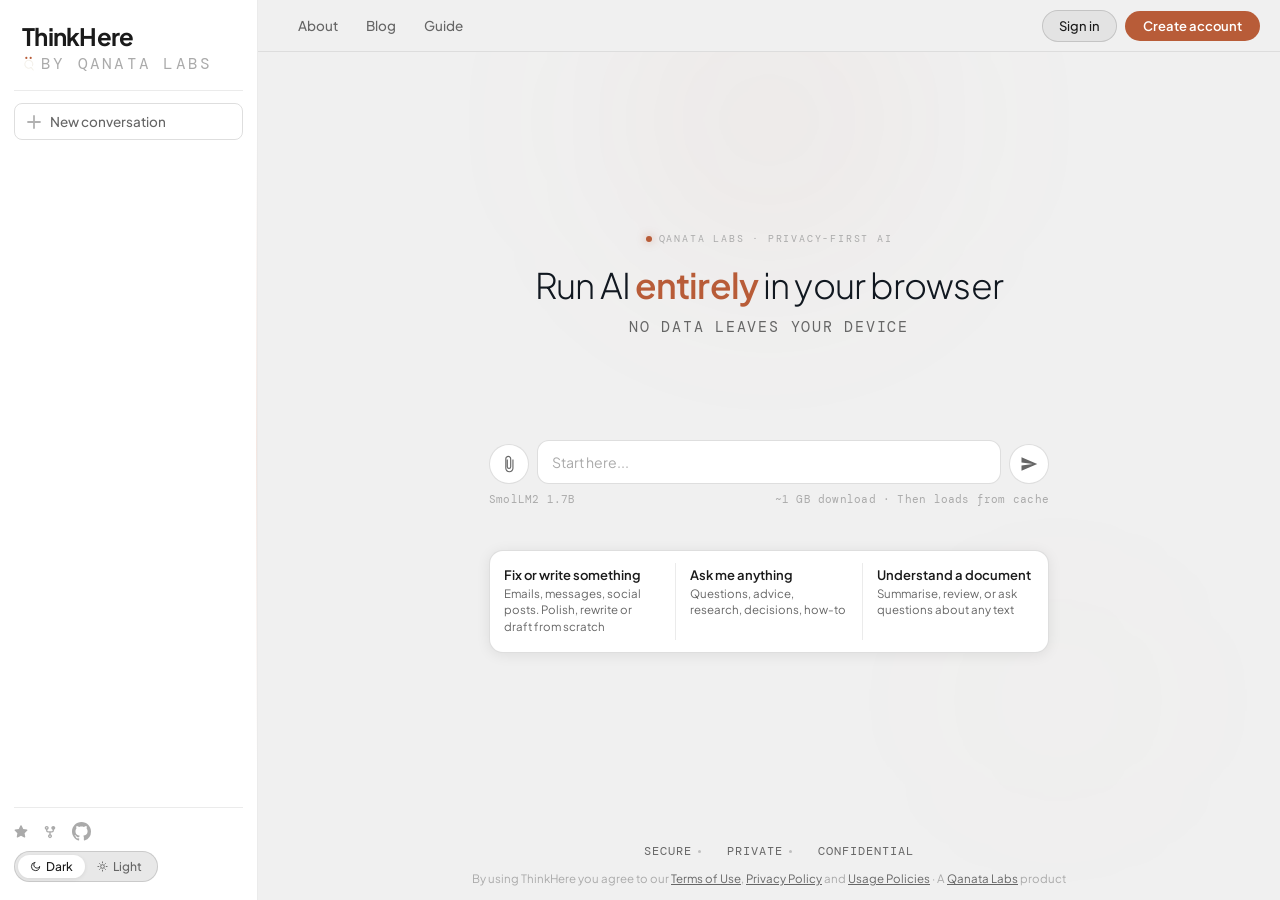
<file: index.html>
<!DOCTYPE html>
<html lang="en" data-theme="light">

<head>
  <meta charset="UTF-8">
  <meta name="viewport" content="width=device-width, initial-scale=1.0">
  <title>ThinkHere — Private AI in Your Browser</title>
  <meta name="description"
    content="Run AI entirely in your browser. No servers, no API keys, no data leaves your device. Powered by SmolLM2 and WebGPU.">
  <link rel="icon" type="image/svg+xml" href="favicon.svg">
  <link rel="preconnect" href="https://fonts.googleapis.com">
  <link
    href="https://fonts.googleapis.com/css2?family=Plus+Jakarta+Sans:ital,wght@0,300;0,400;0,500;0,600;0,700;1,400&family=DM+Mono:wght@300;400;500&display=swap"
    rel="stylesheet">
  <link rel="stylesheet" href="css/style.css">
</head>

<body>

  <div class="app">

    <!-- Sidebar -->
    <aside class="sidebar" id="sidebar">
      <div class="logo-block">
        <a class="logo-product" href="/">ThinkHere</a>
        <div class="logo-parent">
          <svg width="13" height="15" viewBox="0 0 72 80" fill="none" id="ql-mark">
            <circle cx="24" cy="9" r="6" fill="#b85c38" />
            <circle cx="48" cy="9" r="6" fill="#b85c38" />
            <path d="M 58,52 A 22,22 0 1 0 50,62" stroke="#f4f1eb" stroke-width="6" fill="none" stroke-linecap="round"
              class="ql-stroke" />
            <line x1="50" y1="62" x2="62" y2="76" stroke="#f4f1eb" stroke-width="6" stroke-linecap="round"
              class="ql-stroke" />
          </svg>
          <span class="logo-parent-text">by Qanata Labs</span>
        </div>
      </div>

      <button class="btn-new" onclick="newChat()">
        <svg width="14" height="14" viewBox="0 0 14 14" fill="none">
          <path d="M7 1v12M1 7h12" stroke="currentColor" stroke-width="1.8" stroke-linecap="round" />
        </svg>
        New conversation
      </button>

      <div class="nav-section" id="conversationList">
      </div>

      <div class="sidebar-footer">

        <div class="gh-stats sidebar-gh-stats">
          <a class="gh-stat" href="https://github.com/ipattis/thinkhere/stargazers" target="_blank"
            rel="noopener noreferrer" aria-label="GitHub stars">
            <svg viewBox="0 0 16 16">
              <path
                d="M8 .25a.75.75 0 01.673.418l1.882 3.815 4.21.612a.75.75 0 01.416 1.279l-3.046 2.97.719 4.192a.75.75 0 01-1.088.791L8 12.347l-3.766 1.98a.75.75 0 01-1.088-.79l.72-4.194L.818 6.374a.75.75 0 01.416-1.28l4.21-.611L7.327.668A.75.75 0 018 .25z" />
            </svg>
            <span id="ghStarsSidebar"></span>
          </a>
          <a class="gh-stat" href="https://github.com/ipattis/thinkhere/fork" target="_blank" rel="noopener noreferrer"
            aria-label="GitHub forks">
            <svg viewBox="0 0 16 16">
              <path
                d="M5 3.25a.75.75 0 11-1.5 0 .75.75 0 011.5 0zm0 2.122a2.25 2.25 0 10-1.5 0v.878A2.25 2.25 0 005.75 8.5h1.5v2.128a2.251 2.251 0 101.5 0V8.5h1.5a2.25 2.25 0 002.25-2.25v-.878a2.25 2.25 0 10-1.5 0v.878a.75.75 0 01-.75.75h-4.5A.75.75 0 015 6.25v-.878zm3.75 7.378a.75.75 0 11-1.5 0 .75.75 0 011.5 0zm3-8.75a.75.75 0 100-1.5.75.75 0 000 1.5z" />
            </svg>
            <span id="ghForksSidebar"></span>
          </a>
          <a class="github-link" href="https://github.com/ipattis/thinkhere" target="_blank" rel="noopener noreferrer"
            aria-label="View source on GitHub">
            <svg viewBox="0 0 16 16">
              <path
                d="M8 0C3.58 0 0 3.58 0 8c0 3.54 2.29 6.53 5.47 7.59.4.07.55-.17.55-.38 0-.19-.01-.82-.01-1.49-2.01.37-2.53-.49-2.69-.94-.09-.23-.48-.94-.82-1.13-.28-.15-.68-.52-.01-.53.63-.01 1.08.58 1.23.82.72 1.21 1.87.87 2.33.66.07-.52.28-.87.51-1.07-1.78-.2-3.64-.89-3.64-3.95 0-.87.31-1.59.82-2.15-.08-.2-.36-1.02.08-2.12 0 0 .67-.21 2.2.82.64-.18 1.32-.27 2-.27.68 0 1.36.09 2 .27 1.53-1.04 2.2-.82 2.2-.82.44 1.1.16 1.92.08 2.12.51.56.82 1.27.82 2.15 0 3.07-1.87 3.75-3.65 3.95.29.25.54.73.54 1.48 0 1.07-.01 1.93-.01 2.2 0 .21.15.46.55.38A8.013 8.013 0 0016 8c0-4.42-3.58-8-8-8z" />
            </svg>
          </a>
        </div>
        <div class="theme-toggle sidebar-theme-toggle">
          <button class="theme-btn active" id="btn-dark" onclick="setTheme('dark')">
            <svg width="11" height="11" viewBox="0 0 24 24" fill="none">
              <path d="M21 12.79A9 9 0 1111.21 3a7 7 0 109.79 9.79z" stroke="currentColor" stroke-width="2"
                stroke-linecap="round" />
            </svg>
            Dark
          </button>
          <button class="theme-btn" id="btn-light" onclick="setTheme('light')">
            <svg width="11" height="11" viewBox="0 0 24 24" fill="none">
              <circle cx="12" cy="12" r="4" stroke="currentColor" stroke-width="2" />
              <path
                d="M12 2v2M12 20v2M2 12h2M20 12h2M5.63 5.63l1.41 1.41M16.96 16.96l1.41 1.41M5.63 18.37l1.41-1.41M16.96 7.04l1.41-1.41"
                stroke="currentColor" stroke-width="2" stroke-linecap="round" />
            </svg>
            Light
          </button>
        </div>

      </div>
    </aside>

    <!-- Sidebar overlay for mobile -->
    <div class="sidebar-overlay" id="sidebarOverlay" onclick="closeSidebar()"></div>

    <!-- Main content area -->
    <div class="main-content">
      <div class="bg-orb orb1"></div>
      <div class="bg-orb orb2"></div>

      <!-- Topbar -->
      <div class="topbar">
        <button class="sidebar-toggle" id="sidebarToggle" onclick="toggleSidebar()">
          <svg viewBox="0 0 24 24">
            <line x1="3" y1="6" x2="21" y2="6" />
            <line x1="3" y1="12" x2="21" y2="12" />
            <line x1="3" y1="18" x2="21" y2="18" />
          </svg>
        </button>
        <div class="topbar-meta" id="headerStatus"></div>
        <div class="topbar-nav">
          <a class="topbar-link" href="about.html">About</a>
          <a class="topbar-link" href="blog.html">Blog</a>
          <a class="topbar-link" href="guide.html">Guide</a>
        </div>

        <a class="btn-top-ghost" id="signInBtn" href="#" onclick="signIn(); return false;">Sign in</a>
        <a class="btn-top-solid" id="createAccountBtn" href="https://app.thinkhere.ai/?mode=signup">Create account</a>
      </div>

      <!-- Inner scrollable area -->
      <div class="main-inner">

        <!-- Intro Section (shown before model starts loading) -->
        <div class="intro-section" id="introSection">
          <div class="eyebrow">
            <span class="eyebrow-dot"></span>
            Qanata Labs &middot; Privacy-First AI
          </div>
          <h2>Run AI <em>entirely</em> in your browser</h2>
          <p class="intro-subtitle">No data leaves your device</p>

          <div id="webgpuCheck"></div>
          <div id="deviceInfoBar"></div>
          <div id="deviceBanners"></div>

          <div id="introChatCta" onclick="loadModel()"
            style="cursor:pointer; max-width:560px; width:100%; margin:20px 0;">
            <div class="input-area" style="border-top:none; padding:0;">
              <div class="input-row">
                <button class="file-btn" style="pointer-events:none;" aria-label="Attach file">
                  <svg viewBox="0 0 24 24">
                    <path
                      d="M16.5 6v11.5c0 2.21-1.79 4-4 4s-4-1.79-4-4V5a2.5 2.5 0 015 0v10.5c0 .83-.67 1.5-1.5 1.5s-1.5-.67-1.5-1.5V6H9v9.5a3 3 0 006 0V5c0-2.21-1.79-4-4-4S7 2.79 7 5v12.5c0 3.04 2.46 5.5 5.5 5.5s5.5-2.46 5.5-5.5V6h-1.5z" />
                  </svg>
                </button>
                <div class="input-wrapper">
                  <div
                    style="padding:12px 0; font-size:0.88rem; color:var(--text-dim); font-family:var(--font-sans); user-select:none; text-align:left;">
                    Start here...</div>
                </div>
                <button class="send-btn" style="pointer-events:none; opacity:1;" aria-label="Send">
                  <svg viewBox="0 0 24 24">
                    <path d="M2.01 21L23 12 2.01 3 2 10l15 2-15 2z" />
                  </svg>
                </button>
              </div>
              <div class="input-meta">
                <div class="input-meta-left">
                  <span>SmolLM2 1.7B</span>
                </div>
                <div class="input-meta-right">
                  <span style="color:var(--text-dim); font-size:0.68rem;">~1 GB download · Then loads from cache</span>
                </div>
              </div>
            </div>
          </div>

          <div class="pillar-row">
            <div class="pillar">
              <div>
                <span class="p-title">Fix or write something</span>
                <span class="p-desc">Emails, messages, social posts. Polish, rewrite or draft from scratch</span>
              </div>
            </div>
            <div class="pillar-sep"></div>
            <div class="pillar">
              <div>
                <span class="p-title">Ask me anything</span>
                <span class="p-desc">Questions, advice, research, decisions, how-to</span>
              </div>
            </div>
            <div class="pillar-sep"></div>
            <div class="pillar">
              <div>
                <span class="p-title">Understand a document</span>
                <span class="p-desc">Summarise, review, or ask questions about any text</span>
              </div>
            </div>
          </div>
        </div>

        <!-- Loading Screen -->
        <div class="loading-screen" id="loadingScreen">
          <div class="loader-ring"></div>
          <div class="loading-model-name" id="loadingModelName">SmolLM2 1.7B</div>
          <div class="loading-label" id="loadingLabel">Initializing engine...</div>
          <div class="progress-bar-container">
            <div class="progress-bar" id="progressBar"></div>
          </div>
          <div class="loading-phases">
            <div class="phase active" id="phaseDownload"><span class="phase-dot"></span> Download</div>
            <div class="phase" id="phaseCompile"><span class="phase-dot"></span> Compile</div>
            <div class="phase" id="phaseReady"><span class="phase-dot"></span> Ready</div>
          </div>
          <div class="loading-stats" id="loadingStats">
            <span id="statProgress">0%</span>
            <span id="statSize">&mdash;</span>
            <span id="statElapsed">0s elapsed</span>
          </div>
          <div class="loading-tip" id="loadingTip">Downloading model weights — this only happens once, then it's cached
            locally.</div>
          <div class="memory-info" id="memoryInfo" style="display: none;"></div>
        </div>

        <!-- Chat Interface -->
        <div class="chat-container" id="chatContainer" style="position: relative;">

          <div class="messages" id="messages">
            <div class="message system">Model loaded &middot; all processing happens here</div>
          </div>

          <div class="input-area">
            <div class="attachment-preview" id="attachmentPreview"></div>
            <div class="file-preview" id="filePreview"></div>
            <div class="input-row">
              <button class="file-btn" id="fileBtn" onclick="document.getElementById('fileInput').click()"
                title="Upload file as context">
                <svg viewBox="0 0 24 24">
                  <path
                    d="M16.5 6v11.5c0 2.21-1.79 4-4 4s-4-1.79-4-4V5a2.5 2.5 0 015 0v10.5c0 .83-.67 1.5-1.5 1.5s-1.5-.67-1.5-1.5V6H9v9.5a3 3 0 006 0V5c0-2.21-1.79-4-4-4S7 2.79 7 5v12.5c0 3.04 2.46 5.5 5.5 5.5s5.5-2.46 5.5-5.5V6h-1.5z" />
                </svg>
              </button>

              <input type="file" id="fileInput" style="display:none"
                accept=".txt,.md,.json,.js,.ts,.py,.html,.css,.csv,.xml,.yaml,.yml,.toml,.sh,.rb,.go,.rs,.c,.cpp,.h,.java,.kt,.swift"
                onchange="handleFileUpload(this)">
              <div class="input-wrapper">
                <textarea id="userInput" placeholder="What's on your mind?" rows="1" onkeydown="handleKey(event)"
                  oninput="autoResize(this)"></textarea>
              </div>
              <button class="send-btn" id="sendBtn" onclick="sendMessage()" disabled>
                <svg viewBox="0 0 24 24">
                  <path d="M2.01 21L23 12 2.01 3 2 10l15 2-15 2z" />
                </svg>
              </button>
              <button class="stop-btn" id="stopBtn" onclick="stopGeneration()">
                <svg viewBox="0 0 24 24">
                  <rect x="6" y="6" width="12" height="12" rx="2" />
                </svg>
              </button>
            </div>
            <div class="input-meta">
              <div class="input-meta-left">
                <span id="modelLabel">&mdash;</span>
                <button class="toolbar-btn" id="newChatBtn" onclick="newChat()">
                  <svg viewBox="0 0 24 24">
                    <path d="M19 13h-6v6h-2v-6H5v-2h6V5h2v6h6v2z" />
                  </svg>
                  New
                </button>
              </div>
              <div class="input-meta-right">
                <div class="token-bar" id="tokenBar">
                  <div class="token-bar-track">
                    <div class="token-bar-fill" id="tokenBarFill"></div>
                  </div>
                  <span id="tokenContext">0 tokens</span>
                </div>
                <span id="tokenInfo">Ready</span>
              </div>
            </div>
          </div>

          <!-- Upgrade Banner -->
          <div class="upgrade-banner">
            Want access to more models and conversation export?
            <a href="#" onclick="signUp(); return false;">Create a free account</a>
          </div>
        </div>

      </div>

      <div class="footer-trust">
        <span class="trust-pill">
          <svg viewBox="0 0 24 24">
            <path d="M12 22s8-4 8-10V5l-8-3-8 3v7c0 6 8 10 8 10z" />
          </svg>
          Secure
        </span>
        <span class="trust-dot"></span>
        <span class="trust-pill">
          <svg viewBox="0 0 24 24">
            <rect x="3" y="11" width="18" height="11" rx="2" />
            <path d="M7 11V7a5 5 0 0 1 10 0v4" />
          </svg>
          Private
        </span>
        <span class="trust-dot"></span>
        <span class="trust-pill">
          <svg viewBox="0 0 24 24">
            <circle cx="12" cy="12" r="10" />
            <path d="M12 8v4l3 3" />
          </svg>
          Confidential
        </span>
      </div>
      <p class="legal">
        By using ThinkHere you agree to our <a href="terms.html">Terms of Use</a>, <a href="privacy.html">Privacy
          Policy</a> and <a href="usage.html">Usage Policies</a> &middot; A <a href="https://www.qanatalabs.com"
          target="_blank" rel="noopener">Qanata Labs</a> product
      </p>

    </div>
  </div>

  <script>
    // Theme toggle
    function setTheme(t) {
      document.documentElement.setAttribute('data-theme', t);
      document.getElementById('btn-dark').classList.toggle('active', t === 'dark');
      document.getElementById('btn-light').classList.toggle('active', t === 'light');
      // Update Qanata mark stroke color for theme
      const strokeCol = t === 'light' ? '#9a9a9a' : '#f4f1eb';
      document.querySelectorAll('.ql-stroke').forEach(function (el) { el.setAttribute('stroke', strokeCol); });
      localStorage.setItem('thinkhere-theme', t);
    }
    // Restore saved theme
    (function () {
      var saved = localStorage.getItem('thinkhere-theme');
      if (saved) setTheme(saved);
    })();

    // Sidebar toggle for mobile
    function toggleSidebar() {
      document.getElementById('sidebar').classList.toggle('open');
      document.getElementById('sidebarOverlay').classList.toggle('active');
    }
    function closeSidebar() {
      document.getElementById('sidebar').classList.remove('open');
      document.getElementById('sidebarOverlay').classList.remove('active');
    }
  </script>
  <script type="module" src="js/auth.js"></script>
  <script type="module" src="js/app.js"></script>

</body>

</html>
</file>
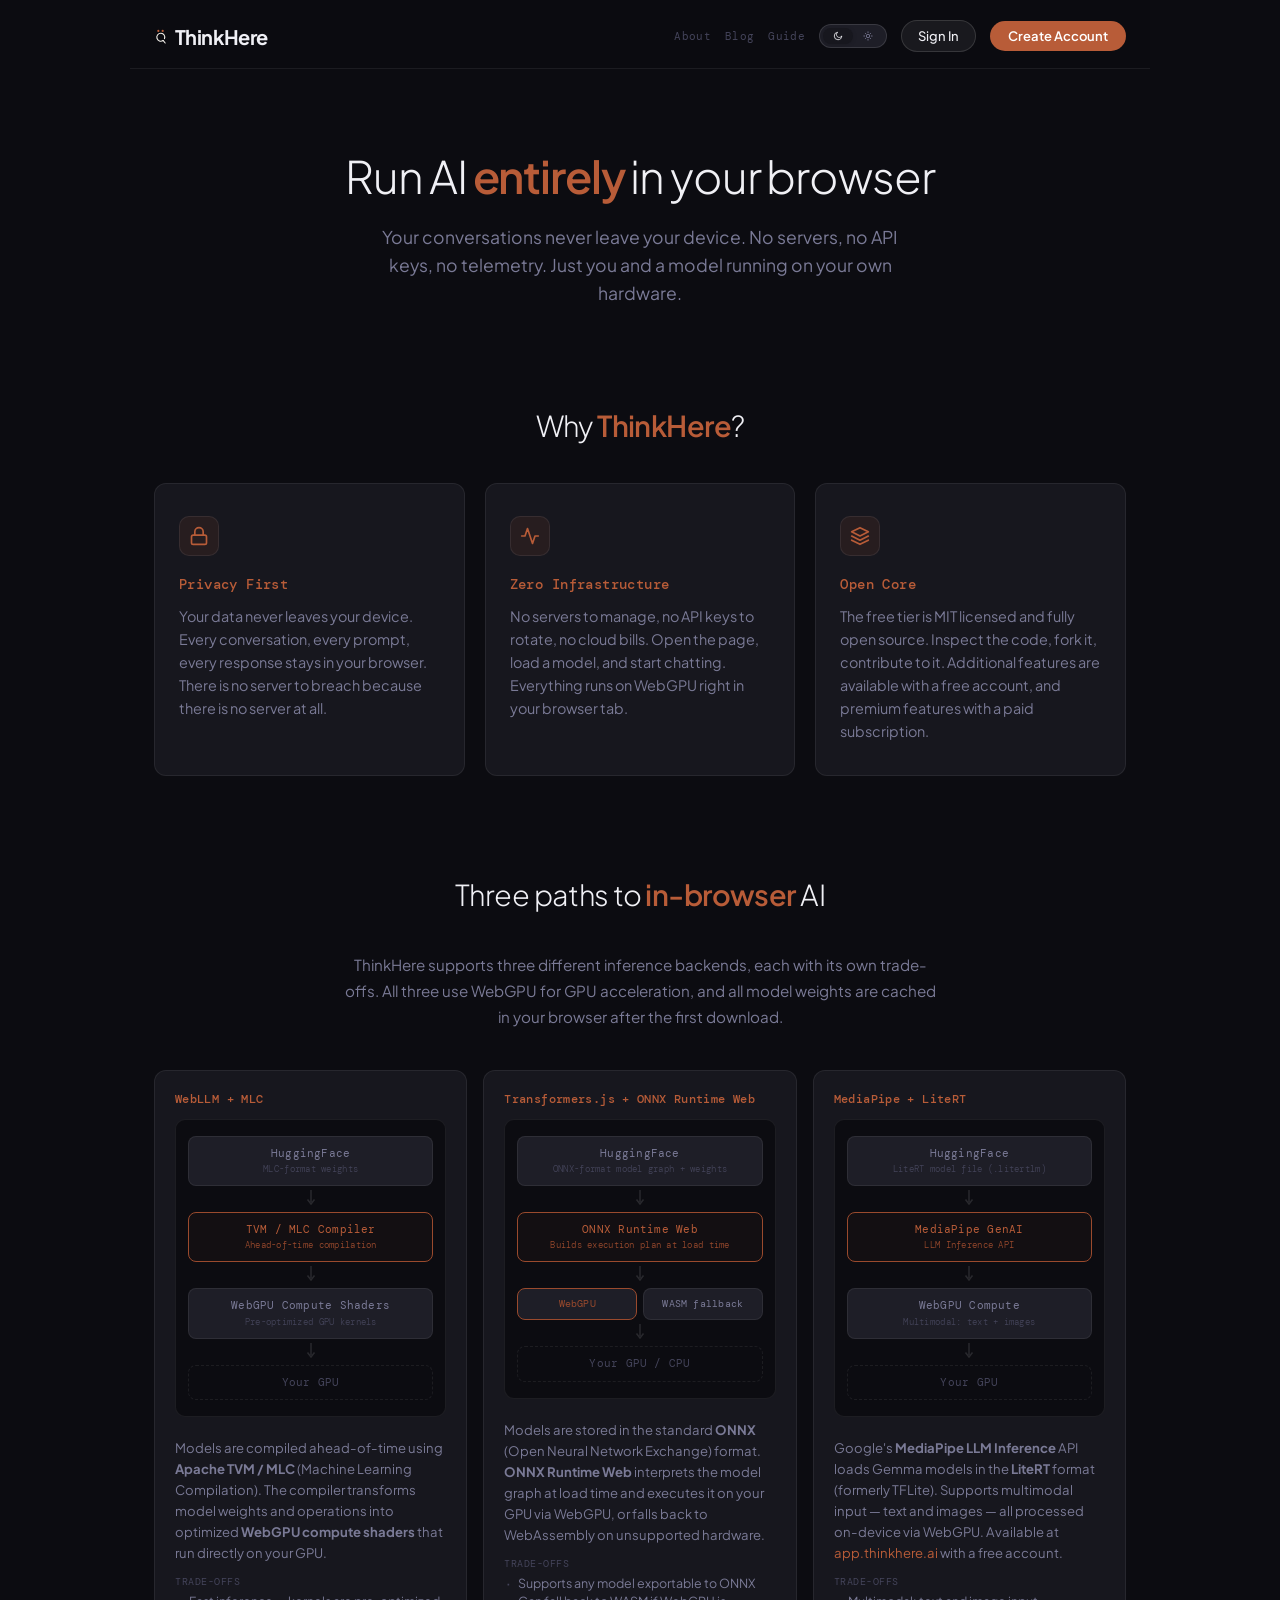
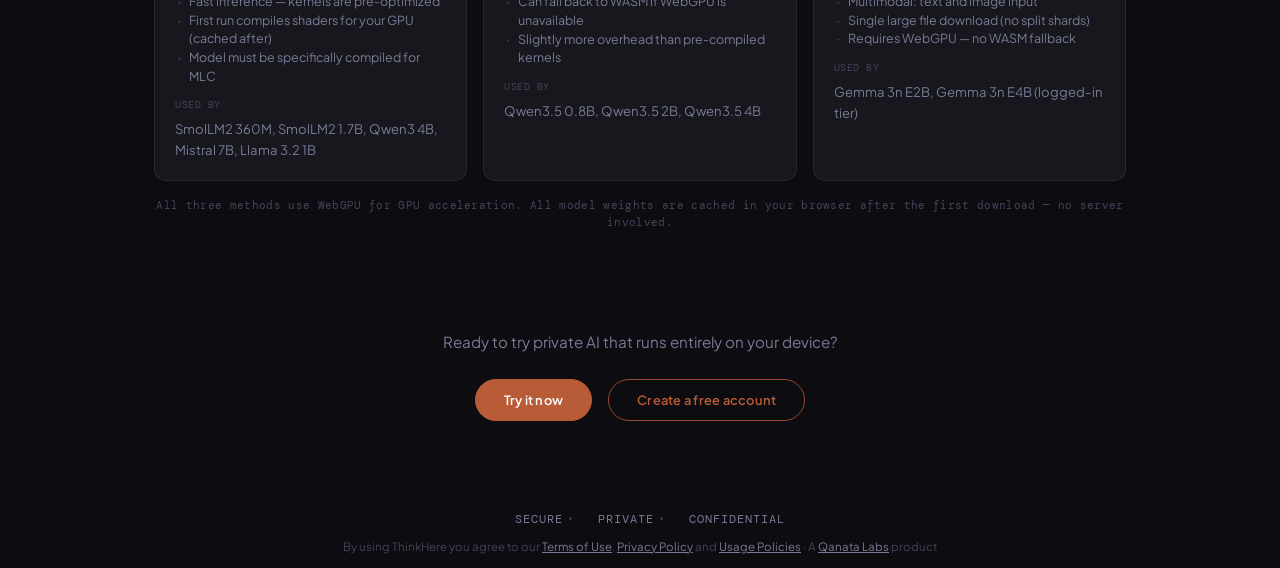
<file: about.html>
<!DOCTYPE html>
<html lang="en" data-theme="dark">

<head>
  <meta charset="UTF-8">
  <meta name="viewport" content="width=device-width, initial-scale=1.0">
  <title>About — ThinkHere | Private AI in Your Browser</title>
  <meta name="description"
    content="ThinkHere runs AI entirely in your browser. No servers, no API keys, no data leaves your device. Learn how it works.">
  <link rel="icon" type="image/svg+xml" href="favicon.svg">
  <link rel="preconnect" href="https://fonts.googleapis.com">
  <link
    href="https://fonts.googleapis.com/css2?family=Plus+Jakarta+Sans:ital,wght@0,300;0,400;0,500;0,600;0,700;1,400&family=DM+Mono:wght@300;400;500&display=swap"
    rel="stylesheet">
  <link rel="stylesheet" href="css/style.css">
  <style>
    /* ── About Page Styles ── */
    .page-wrap {
      max-width: 1020px;
      margin: 0 auto;
      display: flex;
      flex-direction: column;
      min-height: 100dvh;
    }

    /* Top nav for content pages */
    .page-header {
      padding: 20px 24px 16px;
      border-bottom: 1px solid var(--border);
      display: flex;
      align-items: center;
      justify-content: space-between;
      flex-shrink: 0;
      background: var(--topbar-bg);
      backdrop-filter: blur(12px);
    }

    .page-header-logo {
      font-family: var(--font-sans);
      font-weight: 700;
      font-size: 1.25rem;
      letter-spacing: -0.03em;
      color: var(--text);
      text-decoration: none;
      display: flex;
      align-items: center;
      gap: 8px;
    }

    .page-header-right {
      display: flex;
      align-items: center;
      gap: 14px;
    }

    .page-nav {
      font-family: var(--font-mono);
      font-size: 0.7rem;
      color: var(--text-dim);
      text-decoration: none;
      letter-spacing: 0.03em;
      transition: color 0.2s ease;
    }

    .page-nav:hover {
      color: var(--accent);
    }

    .page-content {
      flex: 1;
      padding: 0 24px;
      overflow-y: auto;
    }

    /* Hero */
    .hero {
      text-align: center;
      padding: 80px 0 60px;
    }

    .hero h1 {
      font-family: var(--font-sans);
      font-size: 2.8rem;
      font-weight: 300;
      line-height: 1.2;
      margin-bottom: 20px;
      letter-spacing: -0.025em;
      color: var(--hero-h);
    }

    .hero h1 em {
      color: var(--hero-em);
      font-style: normal;
      font-weight: 600;
    }

    .hero .tagline {
      color: var(--text-muted);
      font-size: 1.1rem;
      max-width: 520px;
      margin: 0 auto;
      line-height: 1.6;
    }

    /* Section titles */
    .section-title {
      font-family: var(--font-sans);
      font-size: 1.8rem;
      font-weight: 300;
      text-align: center;
      margin-bottom: 40px;
      letter-spacing: -0.02em;
      color: var(--hero-h);
    }

    .section-title em {
      color: var(--hero-em);
      font-style: normal;
      font-weight: 600;
    }

    /* Cards */
    .cards-section {
      padding: 40px 0 60px;
    }

    .cards-grid {
      display: grid;
      grid-template-columns: repeat(3, 1fr);
      gap: 20px;
    }

    .card {
      background: var(--surface);
      border: 1px solid var(--border);
      border-radius: var(--radius);
      padding: 32px 24px;
      transition: border-color 0.2s ease;
    }

    .card:hover {
      border-color: var(--border-md);
    }

    .card-icon {
      width: 40px;
      height: 40px;
      border-radius: 10px;
      background: rgba(184, 92, 56, 0.1);
      border: 1px solid var(--border);
      display: flex;
      align-items: center;
      justify-content: center;
      font-size: 1.2rem;
      margin-bottom: 20px;
    }

    .card h3 {
      font-family: var(--font-mono);
      font-size: 0.85rem;
      font-weight: 500;
      letter-spacing: 0.03em;
      color: var(--accent);
      margin-bottom: 12px;
    }

    .card p {
      color: var(--text-muted);
      font-size: 0.9rem;
      line-height: 1.6;
    }

    /* How It Works / Architecture */
    .how-section {
      padding: 40px 0 60px;
    }

    .how-description {
      color: var(--text-muted);
      font-size: 0.95rem;
      line-height: 1.7;
      text-align: center;
      max-width: 600px;
      margin: 0 auto 40px;
    }

    .arch-columns {
      display: grid;
      grid-template-columns: 1fr 1fr 1fr;
      gap: 16px;
    }

    .arch-card {
      background: var(--surface);
      border: 1px solid var(--border);
      border-radius: var(--radius);
      padding: 20px;
    }

    .arch-card h4 {
      font-family: var(--font-mono);
      font-size: 0.78rem;
      font-weight: 500;
      color: var(--accent);
      margin-bottom: 12px;
      letter-spacing: 0.03em;
    }

    .arch-card p {
      font-size: 0.82rem;
      color: var(--text-muted);
      line-height: 1.6;
      text-align: left;
      margin-bottom: 12px;
    }

    .arch-card p:last-child {
      margin-bottom: 0;
    }

    .arch-card .arch-label {
      font-family: var(--font-mono);
      font-size: 0.65rem;
      color: var(--text-dim);
      letter-spacing: 0.05em;
      text-transform: uppercase;
      margin-bottom: 4px;
    }

    .arch-card ul {
      list-style: none;
      padding: 0;
      margin: 0 0 12px;
    }

    .arch-card li {
      font-size: 0.78rem;
      color: var(--text-muted);
      line-height: 1.5;
      padding-left: 14px;
      position: relative;
    }

    .arch-card li::before {
      content: '\00B7';
      position: absolute;
      left: 2px;
      color: var(--text-dim);
      font-weight: bold;
    }

    .arch-flow {
      display: flex;
      flex-direction: column;
      align-items: center;
      margin-bottom: 20px;
      padding: 16px 12px;
      background: var(--bg);
      border-radius: 10px;
      border: 1px solid var(--border);
    }

    .arch-flow-step {
      width: 100%;
      background: var(--surface2);
      border: 1px solid var(--border);
      border-radius: 8px;
      padding: 9px 12px;
      text-align: center;
      font-family: var(--font-mono);
      font-size: 0.68rem;
      font-weight: 400;
      color: var(--text-muted);
      letter-spacing: 0.02em;
      line-height: 1.4;
    }

    .arch-flow-step .step-sub {
      display: block;
      font-size: 0.58rem;
      color: var(--text-dim);
      font-weight: 300;
      margin-top: 2px;
      letter-spacing: 0.03em;
    }

    .arch-flow-step.highlight {
      border-color: var(--accent-dim);
      background: rgba(184, 92, 56, 0.04);
      color: var(--accent);
    }

    .arch-flow-step.highlight .step-sub {
      color: var(--accent-dim);
    }

    .arch-flow-step.step-end {
      background: transparent;
      border-style: dashed;
      color: var(--text-dim);
    }

    .arch-flow-step.step-fork {
      display: flex;
      justify-content: center;
      gap: 6px;
      background: transparent;
      border: none;
      padding: 0;
    }

    .arch-flow-step.step-fork .fork-option {
      flex: 1;
      background: var(--surface2);
      border: 1px solid var(--border);
      border-radius: 8px;
      padding: 8px 6px;
      font-family: var(--font-mono);
      font-size: 0.62rem;
      color: var(--text-muted);
      text-align: center;
    }

    .arch-flow-step.step-fork .fork-primary {
      border-color: var(--accent-dim);
      color: var(--accent-dim);
    }

    .arch-flow-arrow {
      display: flex;
      align-items: center;
      justify-content: center;
      padding: 4px 0;
      color: var(--border-md);
    }

    .arch-flow-arrow svg {
      width: 12px;
      height: 18px;
    }

    .arch-shared {
      margin-top: 16px;
      text-align: center;
      font-family: var(--font-mono);
      font-size: 0.68rem;
      color: var(--text-dim);
      letter-spacing: 0.03em;
      line-height: 1.6;
    }

    /* CTA */
    .cta-section {
      text-align: center;
      padding: 40px 0 80px;
    }

    .cta-section p {
      color: var(--text-muted);
      font-size: 0.95rem;
      margin-bottom: 28px;
    }

    .cta-buttons {
      display: flex;
      gap: 16px;
      justify-content: center;
      flex-wrap: wrap;
    }

    .btn-primary {
      display: inline-block;
      font-family: var(--font-sans);
      font-size: 0.8rem;
      font-weight: 600;
      letter-spacing: 0.02em;
      text-decoration: none;
      padding: 12px 28px;
      border-radius: 100px;
      color: #fff;
      background: var(--accent);
      border: 1px solid var(--accent);
      transition: all 0.2s ease;
      cursor: pointer;
    }

    .btn-primary:hover {
      background: #d4724e;
      border-color: #d4724e;
    }

    .btn-secondary {
      display: inline-block;
      font-family: var(--font-sans);
      font-size: 0.8rem;
      font-weight: 600;
      letter-spacing: 0.02em;
      text-decoration: none;
      padding: 12px 28px;
      border-radius: 100px;
      color: var(--accent);
      background: transparent;
      border: 1px solid var(--accent-dim);
      transition: all 0.2s ease;
      cursor: pointer;
    }

    .btn-secondary:hover {
      border-color: var(--accent);
      background: var(--accent-glow);
    }

    /* Footer */
    .page-footer {
      padding: 24px;
      border-top: 1px solid var(--border);
      text-align: center;
      font-family: var(--font-mono);
      font-size: 0.65rem;
      color: var(--text-dim);
      letter-spacing: 0.04em;
    }

    /* Theme toggle for content pages */
    .page-theme-toggle {
      display: flex;
      align-items: center;
      background: var(--surface2);
      border: 1px solid var(--border-md);
      border-radius: 20px;
      padding: 3px;
    }

    .page-theme-btn {
      display: flex;
      align-items: center;
      gap: 4px;
      padding: 3px 10px;
      border-radius: 16px;
      border: none;
      background: transparent;
      color: var(--text-muted);
      font-family: var(--font-sans);
      font-size: 11px;
      font-weight: 500;
      cursor: pointer;
      transition: all 0.18s;
    }

    .page-theme-btn.active {
      background: var(--surface);
      color: var(--text);
      box-shadow: 0 1px 4px var(--shadow);
    }

    /* Responsive */
    @media (max-width: 900px) {
      .arch-columns {
        grid-template-columns: 1fr 1fr;
      }
    }

    @media (max-width: 680px) {
      .hero h1 {
        font-size: 2rem;
      }

      .cards-grid {
        grid-template-columns: 1fr;
      }

      .arch-columns {
        grid-template-columns: 1fr;
      }

      .page-header {
        padding: 16px;
      }

      .page-header-right {
        gap: 8px;
      }
    }
  </style>
</head>

<body>

  <div class="page-wrap">
    <header class="page-header">
      <a class="page-header-logo" href="/">
        <svg width="13" height="15" viewBox="0 0 72 80" fill="none">
          <circle cx="24" cy="9" r="6" fill="#b85c38" />
          <circle cx="48" cy="9" r="6" fill="#b85c38" />
          <path d="M 58,52 A 22,22 0 1 0 50,62" stroke="#f4f1eb" stroke-width="6" fill="none" stroke-linecap="round"
            class="ql-stroke" />
          <line x1="50" y1="62" x2="62" y2="76" stroke="#f4f1eb" stroke-width="6" stroke-linecap="round"
            class="ql-stroke" />
        </svg>
        ThinkHere
      </a>
      <div class="page-header-right">
        <a class="page-nav" href="about.html">About</a>
        <a class="page-nav" href="blog.html">Blog</a>
        <a class="page-nav" href="guide.html">Guide</a>
        <div class="page-theme-toggle">
          <button class="page-theme-btn active" id="btn-dark" onclick="setTheme('dark')">
            <svg width="10" height="10" viewBox="0 0 24 24" fill="none">
              <path d="M21 12.79A9 9 0 1111.21 3a7 7 0 109.79 9.79z" stroke="currentColor" stroke-width="2"
                stroke-linecap="round" />
            </svg>
          </button>
          <button class="page-theme-btn" id="btn-light" onclick="setTheme('light')">
            <svg width="10" height="10" viewBox="0 0 24 24" fill="none">
              <circle cx="12" cy="12" r="4" stroke="currentColor" stroke-width="2" />
              <path
                d="M12 2v2M12 20v2M2 12h2M20 12h2M5.63 5.63l1.41 1.41M16.96 16.96l1.41 1.41M5.63 18.37l1.41-1.41M16.96 7.04l1.41-1.41"
                stroke="currentColor" stroke-width="2" stroke-linecap="round" />
            </svg>
          </button>
        </div>
        <a class="btn-top-ghost" href="#" onclick="signIn(); return false;">Sign In</a>
        <a class="btn-top-solid" href="https://app.thinkhere.ai/?mode=signup">Create Account</a>
      </div>
    </header>

    <div class="page-content">

      <!-- Hero -->
      <section class="hero">
        <h1>Run AI <em>entirely</em> in your browser</h1>
        <p class="tagline">Your conversations never leave your device. No servers, no API keys, no telemetry. Just you
          and a model running on your own hardware.</p>
      </section>

      <!-- Why ThinkHere? -->
      <section class="cards-section">
        <h2 class="section-title">Why <em>ThinkHere</em>?</h2>
        <div class="cards-grid">
          <div class="card">
            <div class="card-icon">
              <svg width="20" height="20" viewBox="0 0 24 24" fill="none" stroke="#b85c38" stroke-width="2"
                stroke-linecap="round" stroke-linejoin="round">
                <rect x="3" y="11" width="18" height="11" rx="2" ry="2" />
                <path d="M7 11V7a5 5 0 0110 0v4" />
              </svg>
            </div>
            <h3>Privacy First</h3>
            <p>Your data never leaves your device. Every conversation, every prompt, every response stays in your
              browser. There is no server to breach because there is no server at all.</p>
          </div>
          <div class="card">
            <div class="card-icon">
              <svg width="20" height="20" viewBox="0 0 24 24" fill="none" stroke="#b85c38" stroke-width="2"
                stroke-linecap="round" stroke-linejoin="round">
                <path d="M22 12h-4l-3 9L9 3l-3 9H2" />
              </svg>
            </div>
            <h3>Zero Infrastructure</h3>
            <p>No servers to manage, no API keys to rotate, no cloud bills. Open the page, load a model, and start
              chatting. Everything runs on WebGPU right in your browser tab.</p>
          </div>
          <div class="card">
            <div class="card-icon">
              <svg width="20" height="20" viewBox="0 0 24 24" fill="none" stroke="#b85c38" stroke-width="2"
                stroke-linecap="round" stroke-linejoin="round">
                <path d="M12 2L2 7l10 5 10-5-10-5z" />
                <path d="M2 17l10 5 10-5" />
                <path d="M2 12l10 5 10-5" />
              </svg>
            </div>
            <h3>Open Core</h3>
            <p>The free tier is MIT licensed and fully open source. Inspect the code, fork it, contribute to it.
              Additional features are available with a free account, and premium features with a paid subscription.</p>
          </div>
        </div>
      </section>

      <!-- How It Works — Three Architectures -->
      <section class="how-section">
        <h2 class="section-title">Three paths to <em>in-browser</em> AI</h2>
        <p class="how-description">ThinkHere supports three different inference backends, each with its own trade-offs.
          All three use WebGPU for GPU acceleration, and all model weights are cached in your browser after the first
          download.</p>

        <div class="arch-columns">
          <div class="arch-card">
            <h4>WebLLM + MLC</h4>
            <div class="arch-flow">
              <div class="arch-flow-step">HuggingFace<span class="step-sub">MLC-format weights</span></div>
              <div class="arch-flow-arrow"><svg viewBox="0 0 12 18">
                  <line x1="6" y1="0" x2="6" y2="12" stroke="currentColor" stroke-width="1.5" />
                  <polyline points="2.5,9.5 6,14 9.5,9.5" fill="none" stroke="currentColor" stroke-width="1.5" />
                </svg></div>
              <div class="arch-flow-step highlight">TVM / MLC Compiler<span class="step-sub">Ahead-of-time
                  compilation</span></div>
              <div class="arch-flow-arrow"><svg viewBox="0 0 12 18">
                  <line x1="6" y1="0" x2="6" y2="12" stroke="currentColor" stroke-width="1.5" />
                  <polyline points="2.5,9.5 6,14 9.5,9.5" fill="none" stroke="currentColor" stroke-width="1.5" />
                </svg></div>
              <div class="arch-flow-step">WebGPU Compute Shaders<span class="step-sub">Pre-optimized GPU kernels</span>
              </div>
              <div class="arch-flow-arrow"><svg viewBox="0 0 12 18">
                  <line x1="6" y1="0" x2="6" y2="12" stroke="currentColor" stroke-width="1.5" />
                  <polyline points="2.5,9.5 6,14 9.5,9.5" fill="none" stroke="currentColor" stroke-width="1.5" />
                </svg></div>
              <div class="arch-flow-step step-end">Your GPU</div>
            </div>
            <p>Models are compiled ahead-of-time using <strong>Apache TVM / MLC</strong> (Machine Learning Compilation).
              The compiler transforms model weights and operations into optimized <strong>WebGPU compute
                shaders</strong> that run directly on your GPU.</p>
            <div class="arch-label">Trade-offs</div>
            <ul>
              <li>Fast inference — kernels are pre-optimized</li>
              <li>First run compiles shaders for your GPU (cached after)</li>
              <li>Model must be specifically compiled for MLC</li>
            </ul>
            <p class="arch-label">Used by</p>
            <p>SmolLM2 360M, SmolLM2 1.7B, Qwen3 4B, Mistral 7B, Llama 3.2 1B</p>
          </div>
          <div class="arch-card">
            <h4>Transformers.js + ONNX Runtime Web</h4>
            <div class="arch-flow">
              <div class="arch-flow-step">HuggingFace<span class="step-sub">ONNX-format model graph + weights</span>
              </div>
              <div class="arch-flow-arrow"><svg viewBox="0 0 12 18">
                  <line x1="6" y1="0" x2="6" y2="12" stroke="currentColor" stroke-width="1.5" />
                  <polyline points="2.5,9.5 6,14 9.5,9.5" fill="none" stroke="currentColor" stroke-width="1.5" />
                </svg></div>
              <div class="arch-flow-step highlight">ONNX Runtime Web<span class="step-sub">Builds execution plan at load
                  time</span></div>
              <div class="arch-flow-arrow"><svg viewBox="0 0 12 18">
                  <line x1="6" y1="0" x2="6" y2="12" stroke="currentColor" stroke-width="1.5" />
                  <polyline points="2.5,9.5 6,14 9.5,9.5" fill="none" stroke="currentColor" stroke-width="1.5" />
                </svg></div>
              <div class="arch-flow-step step-fork">
                <div class="fork-option fork-primary">WebGPU</div>
                <div class="fork-option">WASM fallback</div>
              </div>
              <div class="arch-flow-arrow"><svg viewBox="0 0 12 18">
                  <line x1="6" y1="0" x2="6" y2="12" stroke="currentColor" stroke-width="1.5" />
                  <polyline points="2.5,9.5 6,14 9.5,9.5" fill="none" stroke="currentColor" stroke-width="1.5" />
                </svg></div>
              <div class="arch-flow-step step-end">Your GPU / CPU</div>
            </div>
            <p>Models are stored in the standard <strong>ONNX</strong> (Open Neural Network Exchange) format.
              <strong>ONNX Runtime Web</strong> interprets the model graph at load time and executes it on your GPU via
              WebGPU, or falls back to WebAssembly on unsupported hardware.
            </p>
            <div class="arch-label">Trade-offs</div>
            <ul>
              <li>Supports any model exportable to ONNX</li>
              <li>Can fall back to WASM if WebGPU is unavailable</li>
              <li>Slightly more overhead than pre-compiled kernels</li>
            </ul>
            <p class="arch-label">Used by</p>
            <p>Qwen3.5 0.8B, Qwen3.5 2B, Qwen3.5 4B</p>
          </div>
          <div class="arch-card">
            <h4>MediaPipe + LiteRT</h4>
            <div class="arch-flow">
              <div class="arch-flow-step">HuggingFace<span class="step-sub">LiteRT model file (.litertlm)</span></div>
              <div class="arch-flow-arrow"><svg viewBox="0 0 12 18">
                  <line x1="6" y1="0" x2="6" y2="12" stroke="currentColor" stroke-width="1.5" />
                  <polyline points="2.5,9.5 6,14 9.5,9.5" fill="none" stroke="currentColor" stroke-width="1.5" />
                </svg></div>
              <div class="arch-flow-step highlight">MediaPipe GenAI<span class="step-sub">LLM Inference API</span></div>
              <div class="arch-flow-arrow"><svg viewBox="0 0 12 18">
                  <line x1="6" y1="0" x2="6" y2="12" stroke="currentColor" stroke-width="1.5" />
                  <polyline points="2.5,9.5 6,14 9.5,9.5" fill="none" stroke="currentColor" stroke-width="1.5" />
                </svg></div>
              <div class="arch-flow-step">WebGPU Compute<span class="step-sub">Multimodal: text + images</span></div>
              <div class="arch-flow-arrow"><svg viewBox="0 0 12 18">
                  <line x1="6" y1="0" x2="6" y2="12" stroke="currentColor" stroke-width="1.5" />
                  <polyline points="2.5,9.5 6,14 9.5,9.5" fill="none" stroke="currentColor" stroke-width="1.5" />
                </svg></div>
              <div class="arch-flow-step step-end">Your GPU</div>
            </div>
            <p>Google's <strong>MediaPipe LLM Inference</strong> API loads Gemma models in the <strong>LiteRT</strong>
              format (formerly TFLite). Supports multimodal input — text and images — all processed on-device via
              WebGPU. Available at <a href="https://app.thinkhere.ai"
                style="color: var(--accent); text-decoration: none;">app.thinkhere.ai</a> with a free account.</p>
            <div class="arch-label">Trade-offs</div>
            <ul>
              <li>Multimodal: text and image input</li>
              <li>Single large file download (no split shards)</li>
              <li>Requires WebGPU — no WASM fallback</li>
            </ul>
            <p class="arch-label">Used by</p>
            <p>Gemma 3n E2B, Gemma 3n E4B (logged-in tier)</p>
          </div>
        </div>
        <div class="arch-shared">All three methods use WebGPU for GPU acceleration. All model weights are cached in your
          browser after the first download — no server involved.</div>
      </section>

      <!-- CTA -->
      <section class="cta-section">
        <p>Ready to try private AI that runs entirely on your device?</p>
        <div class="cta-buttons">
          <a class="btn-primary" href="index.html">Try it now</a>
          <a class="btn-secondary" href="#" onclick="signUp(); return false;">Create a free account</a>
        </div>
      </section>

    </div>

    <div class="footer-trust">
      <span class="trust-pill">
        <svg viewBox="0 0 24 24">
          <path d="M12 22s8-4 8-10V5l-8-3-8 3v7c0 6 8 10 8 10z" />
        </svg>
        Secure
      </span>
      <span class="trust-dot"></span>
      <span class="trust-pill">
        <svg viewBox="0 0 24 24">
          <rect x="3" y="11" width="18" height="11" rx="2" />
          <path d="M7 11V7a5 5 0 0 1 10 0v4" />
        </svg>
        Private
      </span>
      <span class="trust-dot"></span>
      <span class="trust-pill">
        <svg viewBox="0 0 24 24">
          <circle cx="12" cy="12" r="10" />
          <path d="M12 8v4l3 3" />
        </svg>
        Confidential
      </span>
    </div>
    <p class="legal">
      By using ThinkHere you agree to our <a href="terms.html">Terms of Use</a>, <a href="privacy.html">Privacy
        Policy</a> and <a href="usage.html">Usage Policies</a> &middot; A <a href="https://www.qanatalabs.com"
        target="_blank" rel="noopener">Qanata Labs</a> product
    </p>
  </div>

  <script>
    function setTheme(t) {
      document.documentElement.setAttribute('data-theme', t);
      document.getElementById('btn-dark').classList.toggle('active', t === 'dark');
      document.getElementById('btn-light').classList.toggle('active', t === 'light');
      var strokeCol = t === 'light' ? '#9a9a9a' : '#f4f1eb';
      document.querySelectorAll('.ql-stroke').forEach(function (el) { el.setAttribute('stroke', strokeCol); });
      localStorage.setItem('thinkhere-theme', t);
    }
    (function () {
      var saved = localStorage.getItem('thinkhere-theme');
      if (saved) setTheme(saved);
    })();
  </script>
  <script type="module" src="js/auth.js"></script>
</body>

</html>
</file>
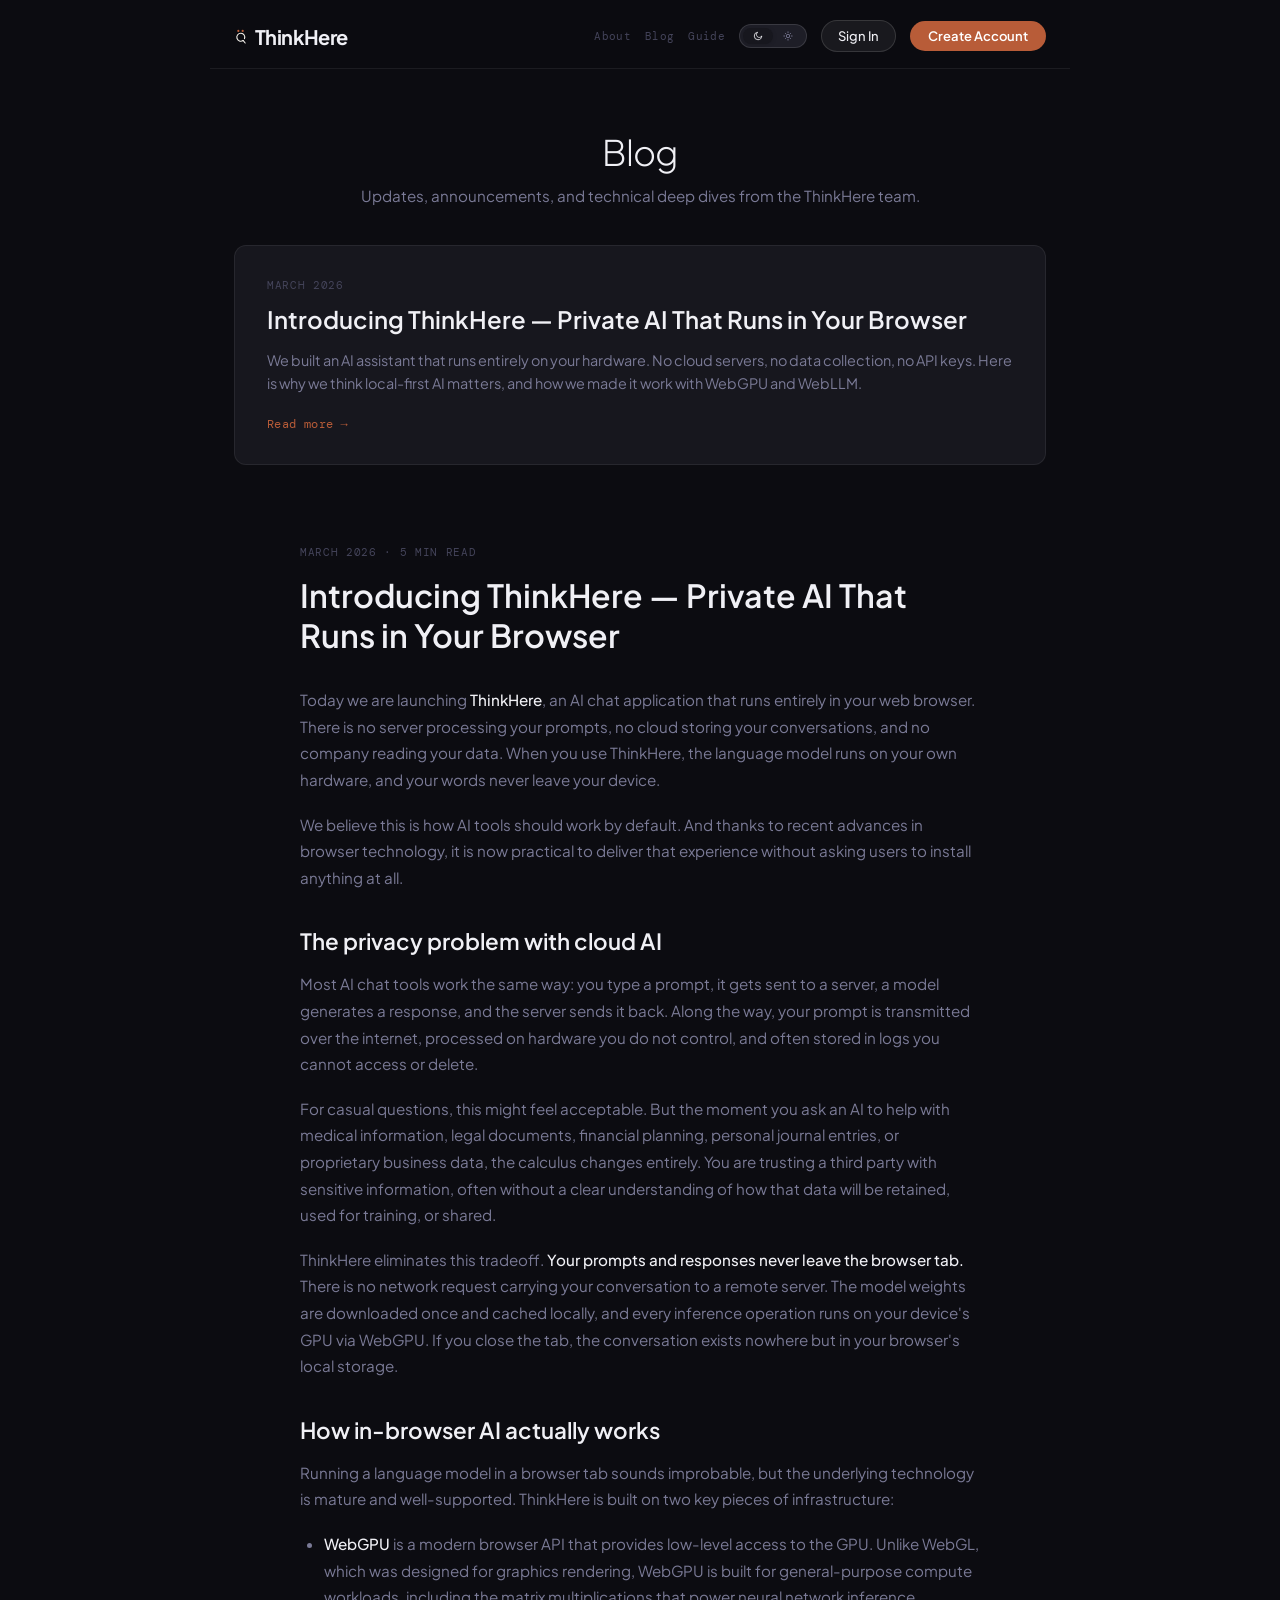
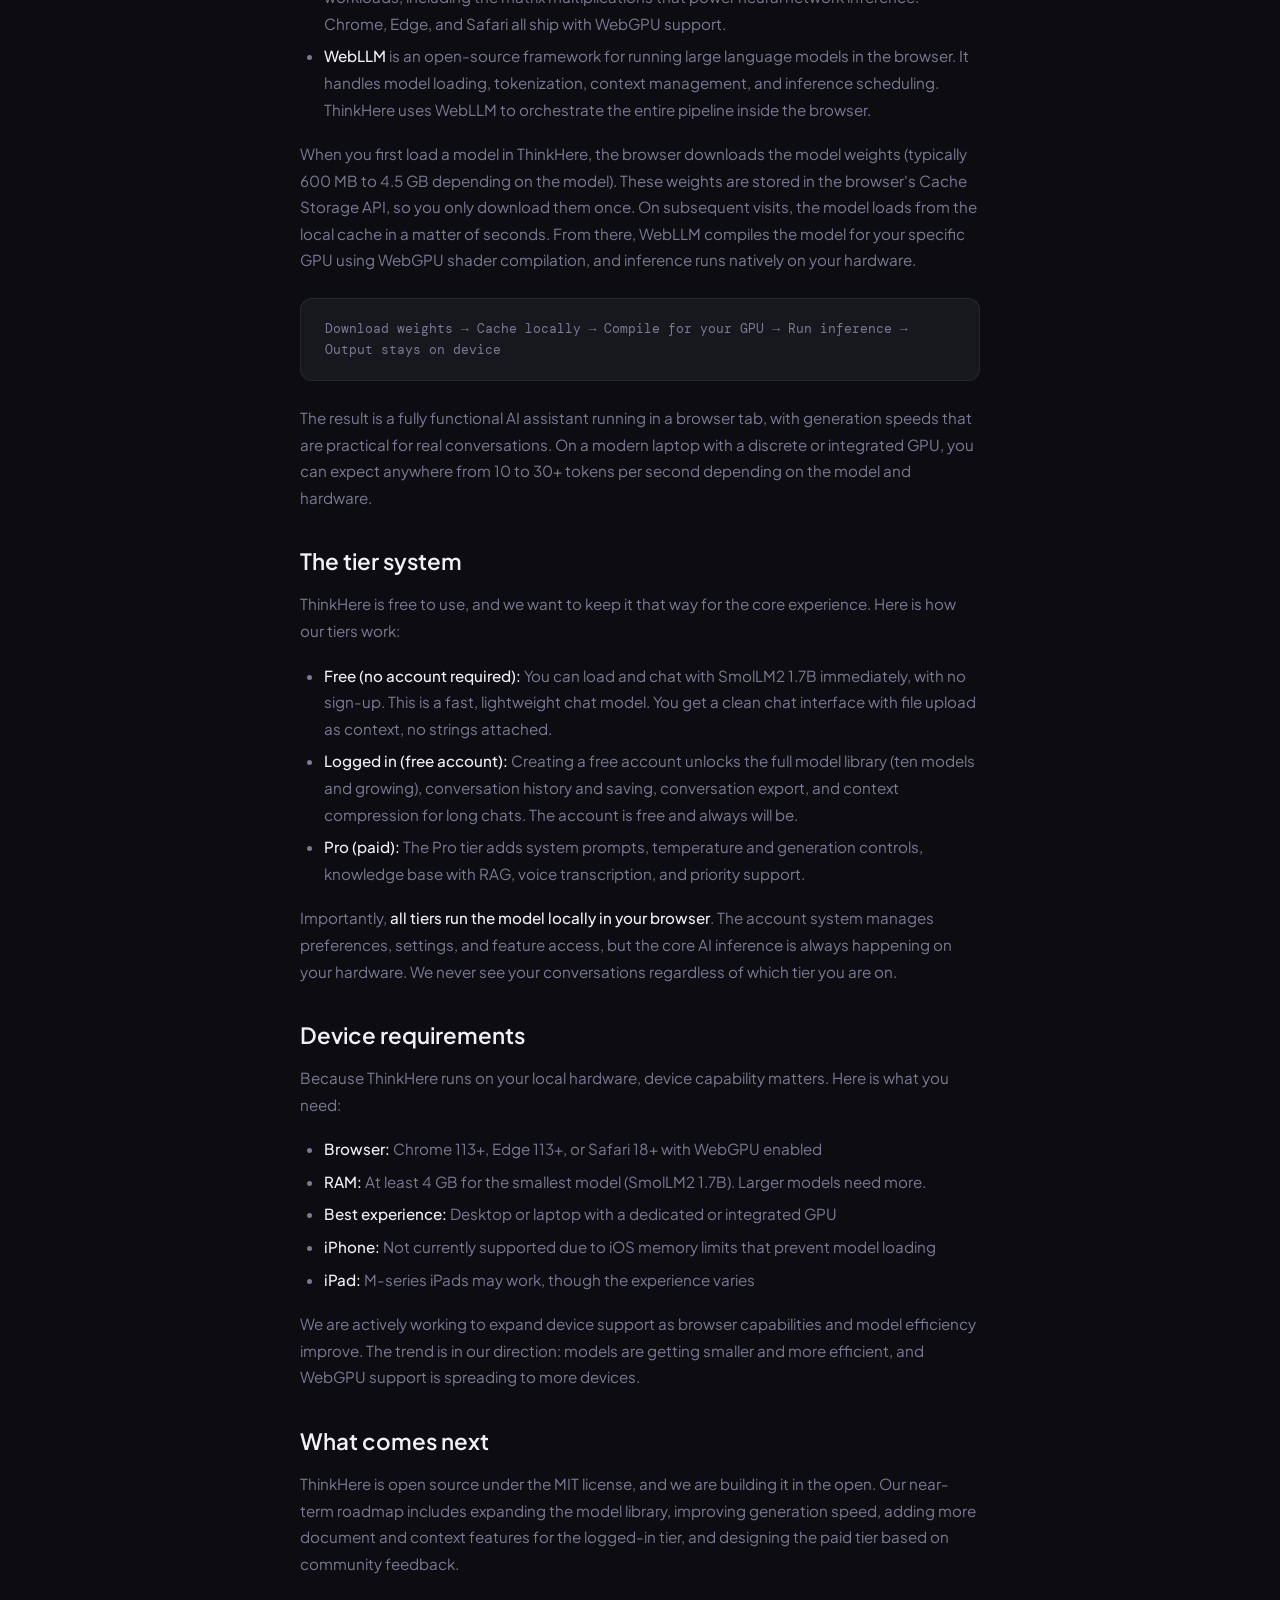
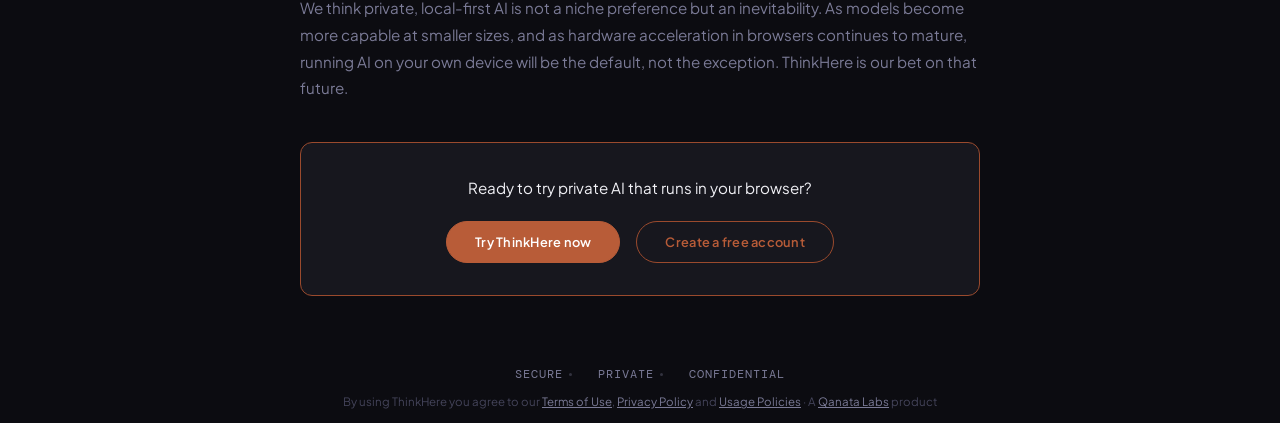
<file: blog.html>
<!DOCTYPE html>
<html lang="en" data-theme="dark">

<head>
  <meta charset="UTF-8">
  <meta name="viewport" content="width=device-width, initial-scale=1.0">
  <title>Blog — ThinkHere | Private AI in Your Browser</title>
  <meta name="description"
    content="News, updates, and technical deep dives from the ThinkHere team. Learn about in-browser AI, WebGPU, and private language models.">
  <meta property="og:title" content="Introducing ThinkHere — Private AI That Runs in Your Browser">
  <meta property="og:description"
    content="We built an AI chat tool that runs entirely in your browser. No cloud, no servers, no data collection. Here's why and how.">
  <meta property="og:type" content="article">
  <meta name="author" content="ThinkHere Team">
  <link rel="icon" type="image/svg+xml" href="favicon.svg">
  <link rel="preconnect" href="https://fonts.googleapis.com">
  <link
    href="https://fonts.googleapis.com/css2?family=Plus+Jakarta+Sans:ital,wght@0,300;0,400;0,500;0,600;0,700;1,400&family=DM+Mono:wght@300;400;500&display=swap"
    rel="stylesheet">
  <link rel="stylesheet" href="css/style.css">
  <style>
    /* ── Blog Page Styles ── */
    .page-wrap {
      max-width: 860px;
      margin: 0 auto;
      display: flex;
      flex-direction: column;
      min-height: 100dvh;
    }

    /* Top nav for content pages */
    .page-header {
      padding: 20px 24px 16px;
      border-bottom: 1px solid var(--border);
      display: flex;
      align-items: center;
      justify-content: space-between;
      flex-shrink: 0;
      background: var(--topbar-bg);
      backdrop-filter: blur(12px);
    }

    .page-header-logo {
      font-family: var(--font-sans);
      font-weight: 700;
      font-size: 1.25rem;
      letter-spacing: -0.03em;
      color: var(--text);
      text-decoration: none;
      display: flex;
      align-items: center;
      gap: 8px;
    }

    .page-header-right {
      display: flex;
      align-items: center;
      gap: 14px;
    }

    .page-nav {
      font-family: var(--font-mono);
      font-size: 0.7rem;
      color: var(--text-dim);
      text-decoration: none;
      letter-spacing: 0.03em;
      transition: color 0.2s ease;
    }

    .page-nav:hover {
      color: var(--accent);
    }

    .page-content {
      flex: 1;
      padding: 0 24px;
      overflow-y: auto;
    }

    /* Theme toggle for content pages */
    .page-theme-toggle {
      display: flex;
      align-items: center;
      background: var(--surface2);
      border: 1px solid var(--border-md);
      border-radius: 20px;
      padding: 3px;
    }

    .page-theme-btn {
      display: flex;
      align-items: center;
      gap: 4px;
      padding: 3px 10px;
      border-radius: 16px;
      border: none;
      background: transparent;
      color: var(--text-muted);
      font-family: var(--font-sans);
      font-size: 11px;
      font-weight: 500;
      cursor: pointer;
      transition: all 0.18s;
    }

    .page-theme-btn.active {
      background: var(--surface);
      color: var(--text);
      box-shadow: 0 1px 4px var(--shadow);
    }

    /* Blog index header */
    .blog-header {
      padding: 60px 0 40px;
      text-align: center;
    }

    .blog-header h1 {
      font-family: var(--font-sans);
      font-size: 2.2rem;
      font-weight: 300;
      margin-bottom: 12px;
      letter-spacing: -0.02em;
      color: var(--hero-h);
    }

    .blog-header p {
      color: var(--text-muted);
      font-size: 0.95rem;
    }

    /* Post card on index */
    .post-card {
      background: var(--surface);
      border: 1px solid var(--border);
      border-radius: var(--radius);
      padding: 32px;
      margin-bottom: 40px;
      transition: border-color 0.2s ease;
    }

    .post-card:hover {
      border-color: var(--border-md);
    }

    .post-meta {
      font-family: var(--font-mono);
      font-size: 0.7rem;
      color: var(--text-dim);
      letter-spacing: 0.06em;
      text-transform: uppercase;
      margin-bottom: 12px;
    }

    .post-card h2 {
      font-family: var(--font-sans);
      font-size: 1.5rem;
      font-weight: 600;
      margin-bottom: 14px;
      line-height: 1.3;
    }

    .post-card h2 a {
      color: var(--text);
      text-decoration: none;
      transition: color 0.2s ease;
    }

    .post-card h2 a:hover {
      color: var(--accent);
    }

    .post-excerpt {
      color: var(--text-muted);
      font-size: 0.9rem;
      line-height: 1.6;
      margin-bottom: 16px;
    }

    .read-more {
      font-family: var(--font-mono);
      font-size: 0.75rem;
      color: var(--accent);
      text-decoration: none;
      letter-spacing: 0.03em;
      transition: opacity 0.2s ease;
    }

    .read-more:hover {
      opacity: 0.8;
    }

    /* Full post */
    .post-full {
      max-width: 680px;
      margin: 0 auto;
      padding: 40px 0 60px;
    }

    .post-full .post-meta {
      margin-bottom: 16px;
    }

    .post-full h1 {
      font-family: var(--font-sans);
      font-size: 2rem;
      font-weight: 600;
      line-height: 1.25;
      margin-bottom: 32px;
      color: var(--hero-h);
    }

    .post-full h2 {
      font-family: var(--font-sans);
      font-size: 1.4rem;
      font-weight: 600;
      margin: 36px 0 16px;
      color: var(--text);
    }

    .post-full p {
      color: var(--text-muted);
      font-size: 0.95rem;
      line-height: 1.75;
      margin-bottom: 18px;
    }

    .post-full strong {
      color: var(--text);
      font-weight: 500;
    }

    .post-full a {
      color: var(--accent);
      text-decoration: none;
      transition: opacity 0.2s ease;
    }

    .post-full a:hover {
      opacity: 0.8;
    }

    .post-full .btn-primary {
      color: #fff;
    }

    .post-full ul {
      color: var(--text-muted);
      font-size: 0.95rem;
      line-height: 1.75;
      margin: 0 0 18px 24px;
    }

    .post-full li {
      margin-bottom: 6px;
    }

    .post-full .highlight {
      background: var(--surface);
      border: 1px solid var(--border);
      border-radius: var(--radius);
      padding: 20px 24px;
      margin: 24px 0;
      font-family: var(--font-mono);
      font-size: 0.8rem;
      color: var(--text-muted);
      line-height: 1.6;
    }

    /* CTA box */
    .post-cta {
      background: var(--surface);
      border: 1px solid var(--accent-dim);
      border-radius: var(--radius);
      padding: 32px;
      text-align: center;
      margin-top: 40px;
    }

    .post-cta p {
      color: var(--text);
      margin-bottom: 20px;
    }

    .post-cta .cta-buttons {
      display: flex;
      gap: 16px;
      justify-content: center;
      flex-wrap: wrap;
    }

    .btn-primary {
      display: inline-block;
      font-family: var(--font-sans);
      font-size: 0.8rem;
      font-weight: 600;
      letter-spacing: 0.02em;
      text-decoration: none;
      padding: 12px 28px;
      border-radius: 100px;
      color: #fff;
      background: var(--accent);
      border: 1px solid var(--accent);
      transition: all 0.2s ease;
    }

    .btn-primary:hover {
      background: #d4724e;
      border-color: #d4724e;
    }

    .btn-secondary {
      display: inline-block;
      font-family: var(--font-sans);
      font-size: 0.8rem;
      font-weight: 600;
      letter-spacing: 0.02em;
      text-decoration: none;
      padding: 12px 28px;
      border-radius: 100px;
      color: var(--accent);
      background: transparent;
      border: 1px solid var(--accent-dim);
      transition: all 0.2s ease;
    }

    .btn-secondary:hover {
      border-color: var(--accent);
      background: var(--accent-glow);
    }

    /* Footer */
    .page-footer {
      padding: 24px;
      border-top: 1px solid var(--border);
      text-align: center;
      font-family: var(--font-mono);
      font-size: 0.65rem;
      color: var(--text-dim);
      letter-spacing: 0.04em;
    }

    /* Responsive */
    @media (max-width: 680px) {
      .blog-header h1 {
        font-size: 1.8rem;
      }

      .post-full h1 {
        font-size: 1.6rem;
      }

      .post-card {
        padding: 24px;
      }

      .page-header {
        padding: 16px;
      }

      .page-header-right {
        gap: 8px;
      }
    }
  </style>
</head>

<body>

  <div class="page-wrap">
    <header class="page-header">
      <a class="page-header-logo" href="/">
        <svg width="13" height="15" viewBox="0 0 72 80" fill="none">
          <circle cx="24" cy="9" r="6" fill="#b85c38" />
          <circle cx="48" cy="9" r="6" fill="#b85c38" />
          <path d="M 58,52 A 22,22 0 1 0 50,62" stroke="#f4f1eb" stroke-width="6" fill="none" stroke-linecap="round"
            class="ql-stroke" />
          <line x1="50" y1="62" x2="62" y2="76" stroke="#f4f1eb" stroke-width="6" stroke-linecap="round"
            class="ql-stroke" />
        </svg>
        ThinkHere
      </a>
      <div class="page-header-right">
        <a class="page-nav" href="about.html">About</a>
        <a class="page-nav" href="blog.html">Blog</a>
        <a class="page-nav" href="guide.html">Guide</a>
        <div class="page-theme-toggle">
          <button class="page-theme-btn active" id="btn-dark" onclick="setTheme('dark')">
            <svg width="10" height="10" viewBox="0 0 24 24" fill="none">
              <path d="M21 12.79A9 9 0 1111.21 3a7 7 0 109.79 9.79z" stroke="currentColor" stroke-width="2"
                stroke-linecap="round" />
            </svg>
          </button>
          <button class="page-theme-btn" id="btn-light" onclick="setTheme('light')">
            <svg width="10" height="10" viewBox="0 0 24 24" fill="none">
              <circle cx="12" cy="12" r="4" stroke="currentColor" stroke-width="2" />
              <path
                d="M12 2v2M12 20v2M2 12h2M20 12h2M5.63 5.63l1.41 1.41M16.96 16.96l1.41 1.41M5.63 18.37l1.41-1.41M16.96 7.04l1.41-1.41"
                stroke="currentColor" stroke-width="2" stroke-linecap="round" />
            </svg>
          </button>
        </div>
        <a class="btn-top-ghost" href="#" onclick="signIn(); return false;">Sign In</a>
        <a class="btn-top-solid" href="https://app.thinkhere.ai/?mode=signup">Create Account</a>
      </div>
    </header>

    <div class="page-content">

      <!-- Blog Header -->
      <div class="blog-header">
        <h1>Blog</h1>
        <p>Updates, announcements, and technical deep dives from the ThinkHere team.</p>
      </div>

      <!-- Post Preview Card -->
      <article class="post-card">
        <div class="post-meta">March 2026</div>
        <h2><a href="#post-launch">Introducing ThinkHere &mdash; Private AI That Runs in Your Browser</a></h2>
        <p class="post-excerpt">We built an AI assistant that runs entirely on your hardware. No cloud servers, no data
          collection, no API keys. Here is why we think local-first AI matters, and how we made it work with WebGPU and
          WebLLM.</p>
        <a class="read-more" href="#post-launch">Read more &rarr;</a>
      </article>

      <!-- Full Post -->
      <article class="post-full" id="post-launch">
        <div class="post-meta">March 2026 &middot; 5 min read</div>
        <h1>Introducing ThinkHere &mdash; Private AI That Runs in Your Browser</h1>

        <p>Today we are launching <strong>ThinkHere</strong>, an AI chat application that runs entirely in your web
          browser. There is no server processing your prompts, no cloud storing your conversations, and no company
          reading your data. When you use ThinkHere, the language model runs on your own hardware, and your words never
          leave your device.</p>

        <p>We believe this is how AI tools should work by default. And thanks to recent advances in browser technology,
          it is now practical to deliver that experience without asking users to install anything at all.</p>

        <h2>The privacy problem with cloud AI</h2>

        <p>Most AI chat tools work the same way: you type a prompt, it gets sent to a server, a model generates a
          response, and the server sends it back. Along the way, your prompt is transmitted over the internet, processed
          on hardware you do not control, and often stored in logs you cannot access or delete.</p>

        <p>For casual questions, this might feel acceptable. But the moment you ask an AI to help with medical
          information, legal documents, financial planning, personal journal entries, or proprietary business data, the
          calculus changes entirely. You are trusting a third party with sensitive information, often without a clear
          understanding of how that data will be retained, used for training, or shared.</p>

        <p>ThinkHere eliminates this tradeoff. <strong>Your prompts and responses never leave the browser tab.</strong>
          There is no network request carrying your conversation to a remote server. The model weights are downloaded
          once and cached locally, and every inference operation runs on your device's GPU via WebGPU. If you close the
          tab, the conversation exists nowhere but in your browser's local storage.</p>

        <h2>How in-browser AI actually works</h2>

        <p>Running a language model in a browser tab sounds improbable, but the underlying technology is mature and
          well-supported. ThinkHere is built on two key pieces of infrastructure:</p>

        <ul>
          <li><strong>WebGPU</strong> is a modern browser API that provides low-level access to the GPU. Unlike WebGL,
            which was designed for graphics rendering, WebGPU is built for general-purpose compute workloads, including
            the matrix multiplications that power neural network inference. Chrome, Edge, and Safari all ship with
            WebGPU support.</li>
          <li><strong>WebLLM</strong> is an open-source framework for running large language models in the browser.
            It handles model loading, tokenization, context management, and inference scheduling.
            ThinkHere uses WebLLM to orchestrate the entire pipeline inside the browser.</li>
        </ul>

        <p>When you first load a model in ThinkHere, the browser downloads the model weights (typically 600 MB to 4.5 GB
          depending on the model). These weights are stored in the browser's Cache Storage API, so you only download
          them once. On subsequent visits, the model loads from the local cache in a matter of seconds. From there,
          WebLLM compiles the model for your specific GPU using WebGPU shader compilation, and inference runs
          natively on your hardware.</p>

        <div class="highlight">
          Download weights &rarr; Cache locally &rarr; Compile for your GPU &rarr; Run inference &rarr; Output stays on
          device
        </div>

        <p>The result is a fully functional AI assistant running in a browser tab, with generation speeds that are
          practical for real conversations. On a modern laptop with a discrete or integrated GPU, you can expect
          anywhere from 10 to 30+ tokens per second depending on the model and hardware.</p>

        <h2>The tier system</h2>

        <p>ThinkHere is free to use, and we want to keep it that way for the core experience. Here is how our tiers
          work:</p>

        <ul>
          <li><strong>Free (no account required):</strong> You can load and chat with SmolLM2 1.7B immediately, with no
            sign-up. This is a fast, lightweight chat model. You get a clean chat interface with
            file upload as context, no strings attached.</li>
          <li><strong>Logged in (free account):</strong> Creating a free account unlocks the full model library (ten
            models and growing), conversation history and saving, conversation export, and context compression for long
            chats. The account is free and always will be.</li>
          <li><strong>Pro (paid):</strong> The Pro tier adds system prompts, temperature and generation controls,
            knowledge base with RAG, voice transcription, and priority support.</li>
        </ul>

        <p>Importantly, <strong>all tiers run the model locally in your browser</strong>. The account system manages
          preferences, settings, and feature access, but the core AI inference is always happening on your hardware. We
          never see your conversations regardless of which tier you are on.</p>

        <h2>Device requirements</h2>

        <p>Because ThinkHere runs on your local hardware, device capability matters. Here is what you need:</p>

        <ul>
          <li><strong>Browser:</strong> Chrome 113+, Edge 113+, or Safari 18+ with WebGPU enabled</li>
          <li><strong>RAM:</strong> At least 4 GB for the smallest model (SmolLM2 1.7B). Larger models need more.</li>
          <li><strong>Best experience:</strong> Desktop or laptop with a dedicated or integrated GPU</li>
          <li><strong>iPhone:</strong> Not currently supported due to iOS memory limits that prevent model loading</li>
          <li><strong>iPad:</strong> M-series iPads may work, though the experience varies</li>
        </ul>

        <p>We are actively working to expand device support as browser capabilities and model efficiency improve. The
          trend is in our direction: models are getting smaller and more efficient, and WebGPU support is spreading to
          more devices.</p>

        <h2>What comes next</h2>

        <p>ThinkHere is open source under the MIT license, and we are building it in the open. Our near-term roadmap
          includes expanding the model library, improving generation speed, adding more document and context features
          for the logged-in tier, and designing the paid tier based on community feedback.</p>

        <p>We think private, local-first AI is not a niche preference but an inevitability. As models become more
          capable at smaller sizes, and as hardware acceleration in browsers continues to mature, running AI on your own
          device will be the default, not the exception. ThinkHere is our bet on that future.</p>

        <div class="post-cta">
          <p>Ready to try private AI that runs in your browser?</p>
          <div class="cta-buttons">
            <a class="btn-primary" href="index.html">Try ThinkHere now</a>
            <a class="btn-secondary" href="#" onclick="signUp(); return false;">Create a free account</a>
          </div>
        </div>

      </article>

    </div>

    <div class="footer-trust">
      <span class="trust-pill">
        <svg viewBox="0 0 24 24">
          <path d="M12 22s8-4 8-10V5l-8-3-8 3v7c0 6 8 10 8 10z" />
        </svg>
        Secure
      </span>
      <span class="trust-dot"></span>
      <span class="trust-pill">
        <svg viewBox="0 0 24 24">
          <rect x="3" y="11" width="18" height="11" rx="2" />
          <path d="M7 11V7a5 5 0 0 1 10 0v4" />
        </svg>
        Private
      </span>
      <span class="trust-dot"></span>
      <span class="trust-pill">
        <svg viewBox="0 0 24 24">
          <circle cx="12" cy="12" r="10" />
          <path d="M12 8v4l3 3" />
        </svg>
        Confidential
      </span>
    </div>
    <p class="legal">
      By using ThinkHere you agree to our <a href="terms.html">Terms of Use</a>, <a href="privacy.html">Privacy
        Policy</a> and <a href="usage.html">Usage Policies</a> &middot; A <a href="https://www.qanatalabs.com"
        target="_blank" rel="noopener">Qanata Labs</a> product
    </p>
  </div>

  <script>
    function setTheme(t) {
      document.documentElement.setAttribute('data-theme', t);
      document.getElementById('btn-dark').classList.toggle('active', t === 'dark');
      document.getElementById('btn-light').classList.toggle('active', t === 'light');
      var strokeCol = t === 'light' ? '#9a9a9a' : '#f4f1eb';
      document.querySelectorAll('.ql-stroke').forEach(function (el) { el.setAttribute('stroke', strokeCol); });
      localStorage.setItem('thinkhere-theme', t);
    }
    (function () {
      var saved = localStorage.getItem('thinkhere-theme');
      if (saved) setTheme(saved);
    })();
  </script>
  <script type="module" src="js/auth.js"></script>
</body>

</html>
</file>
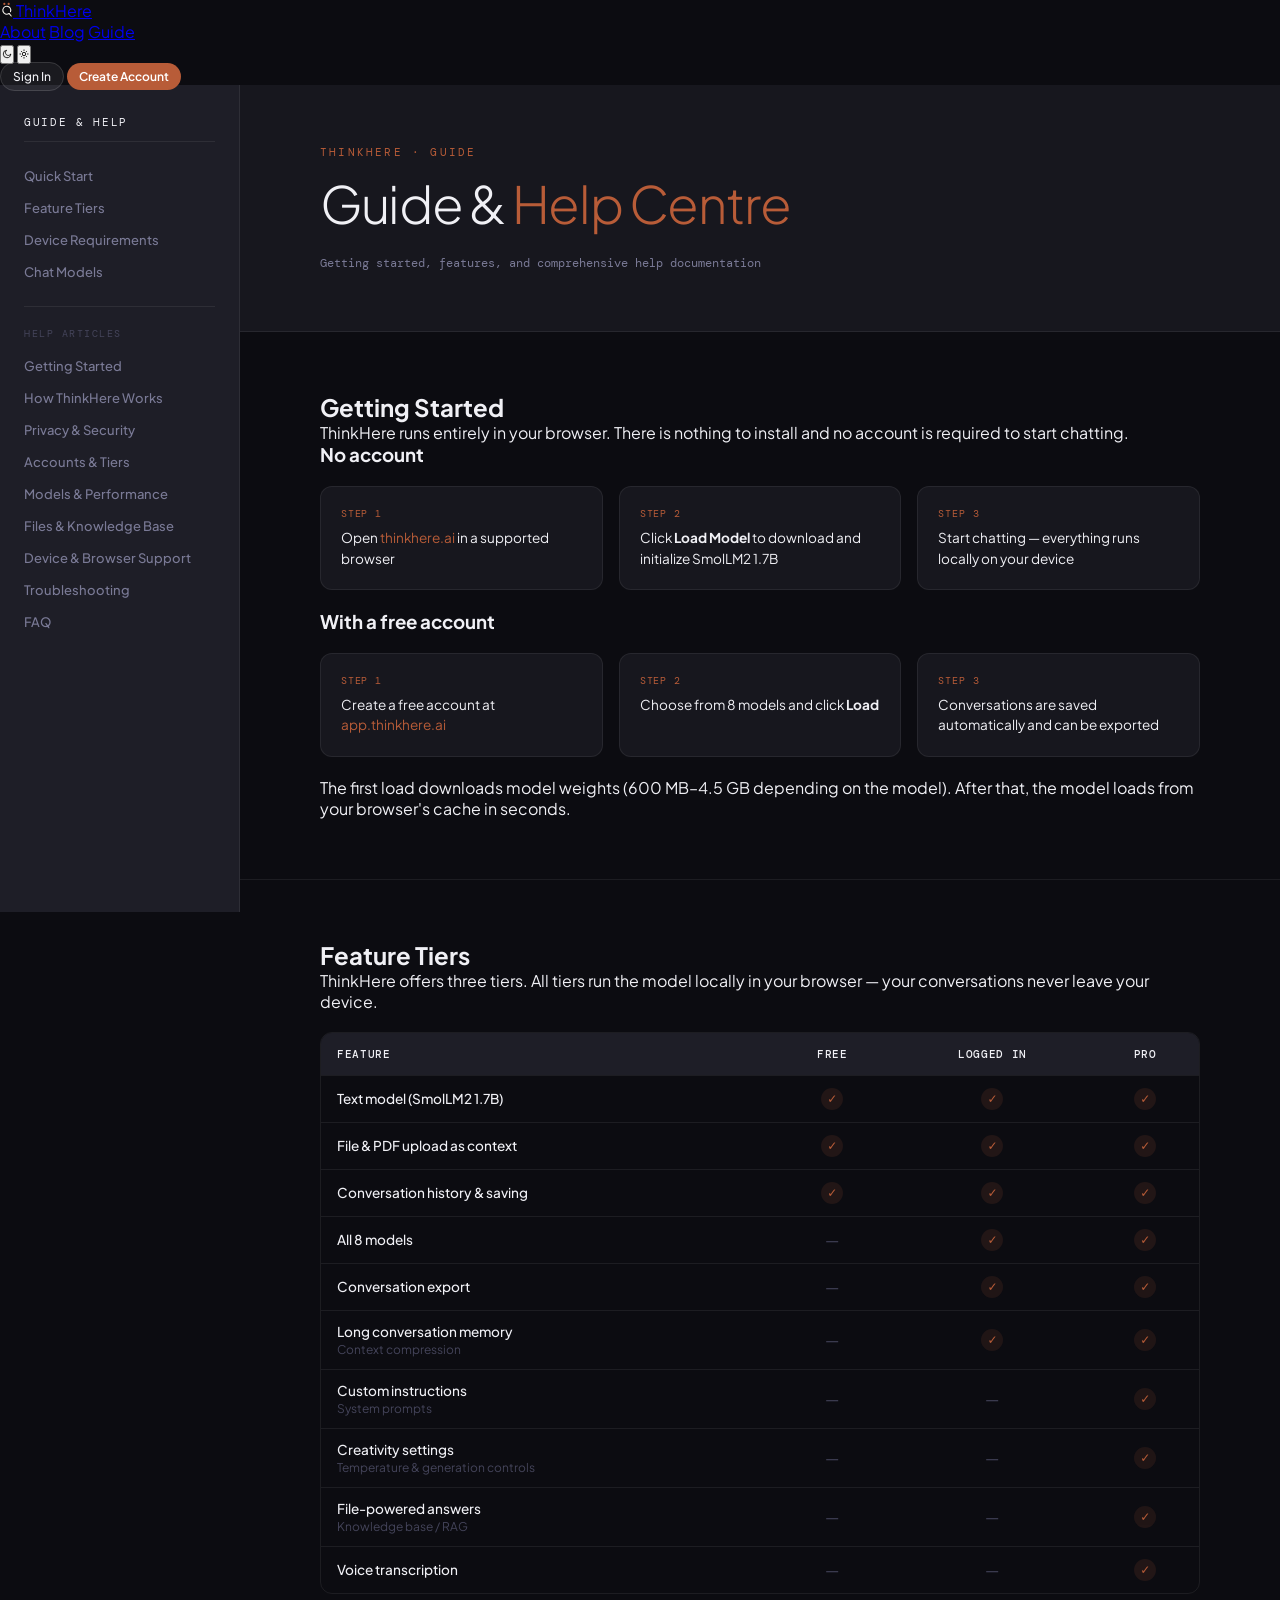
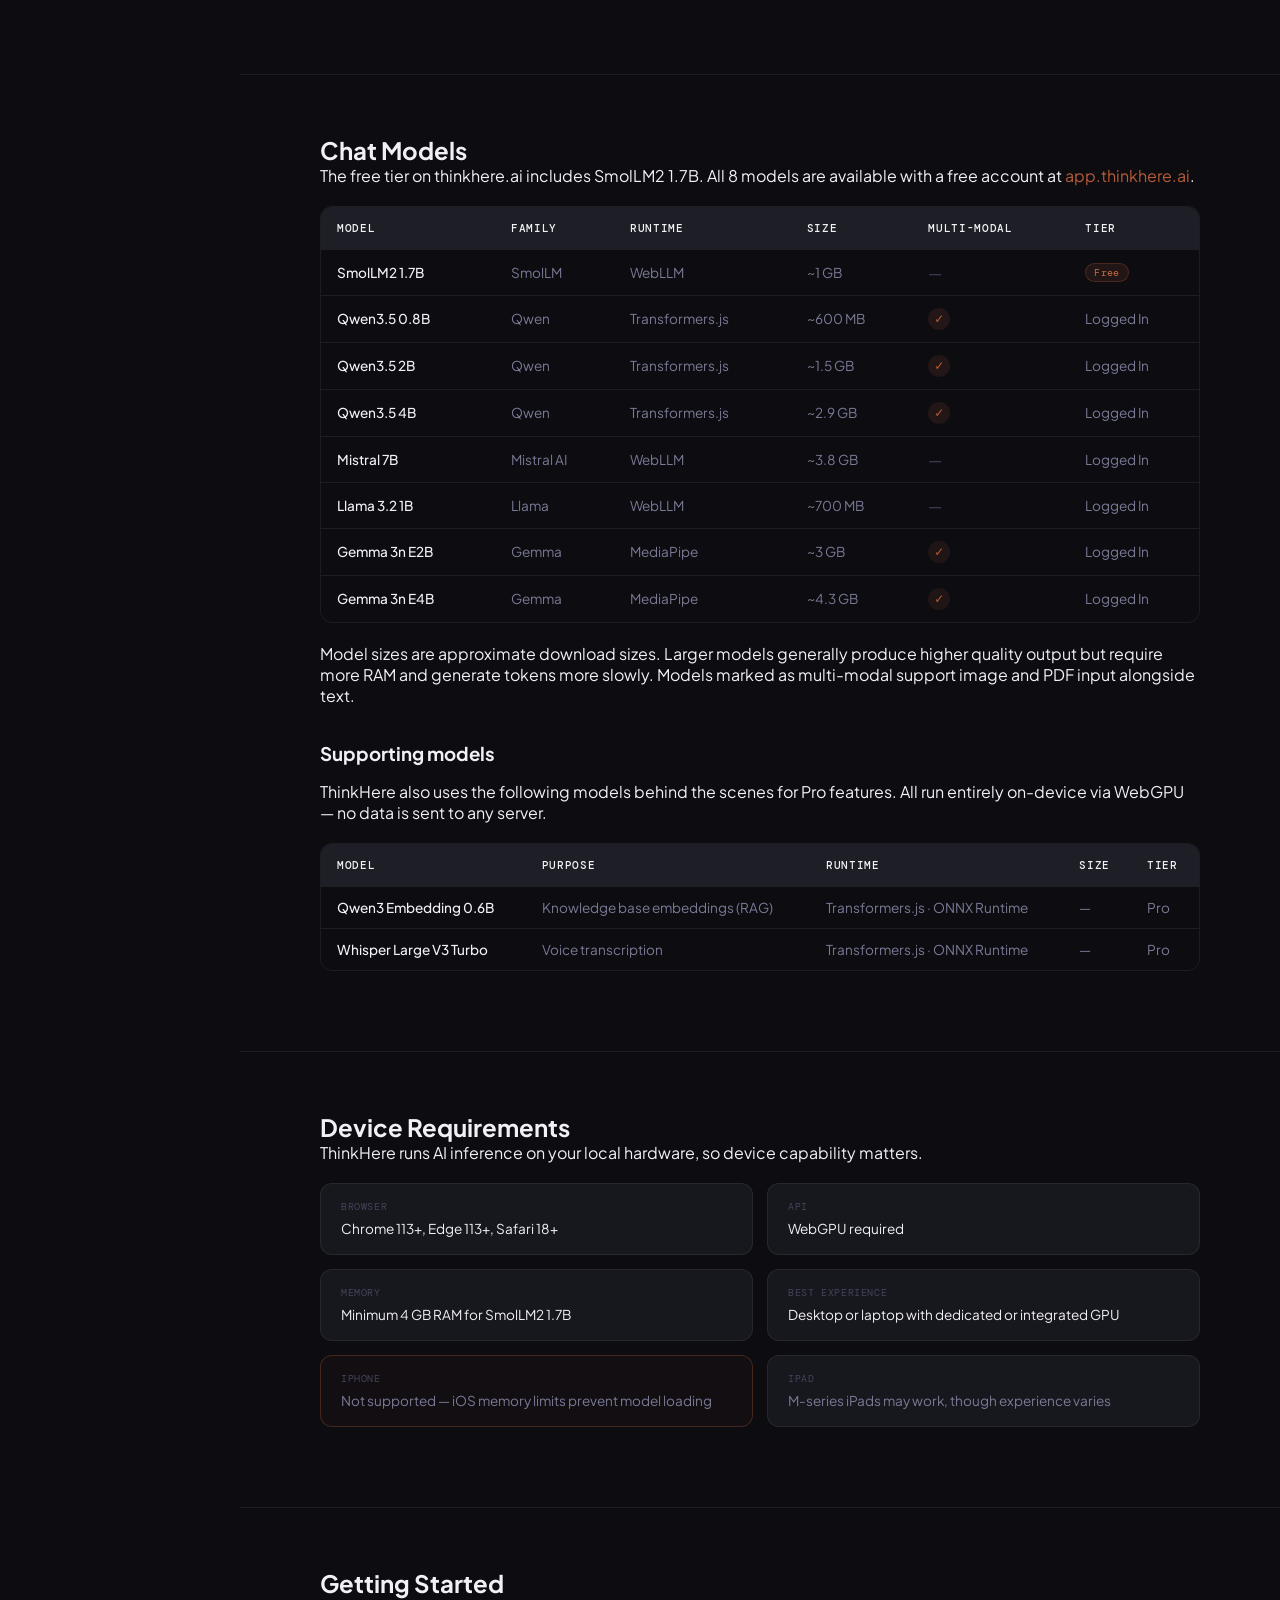
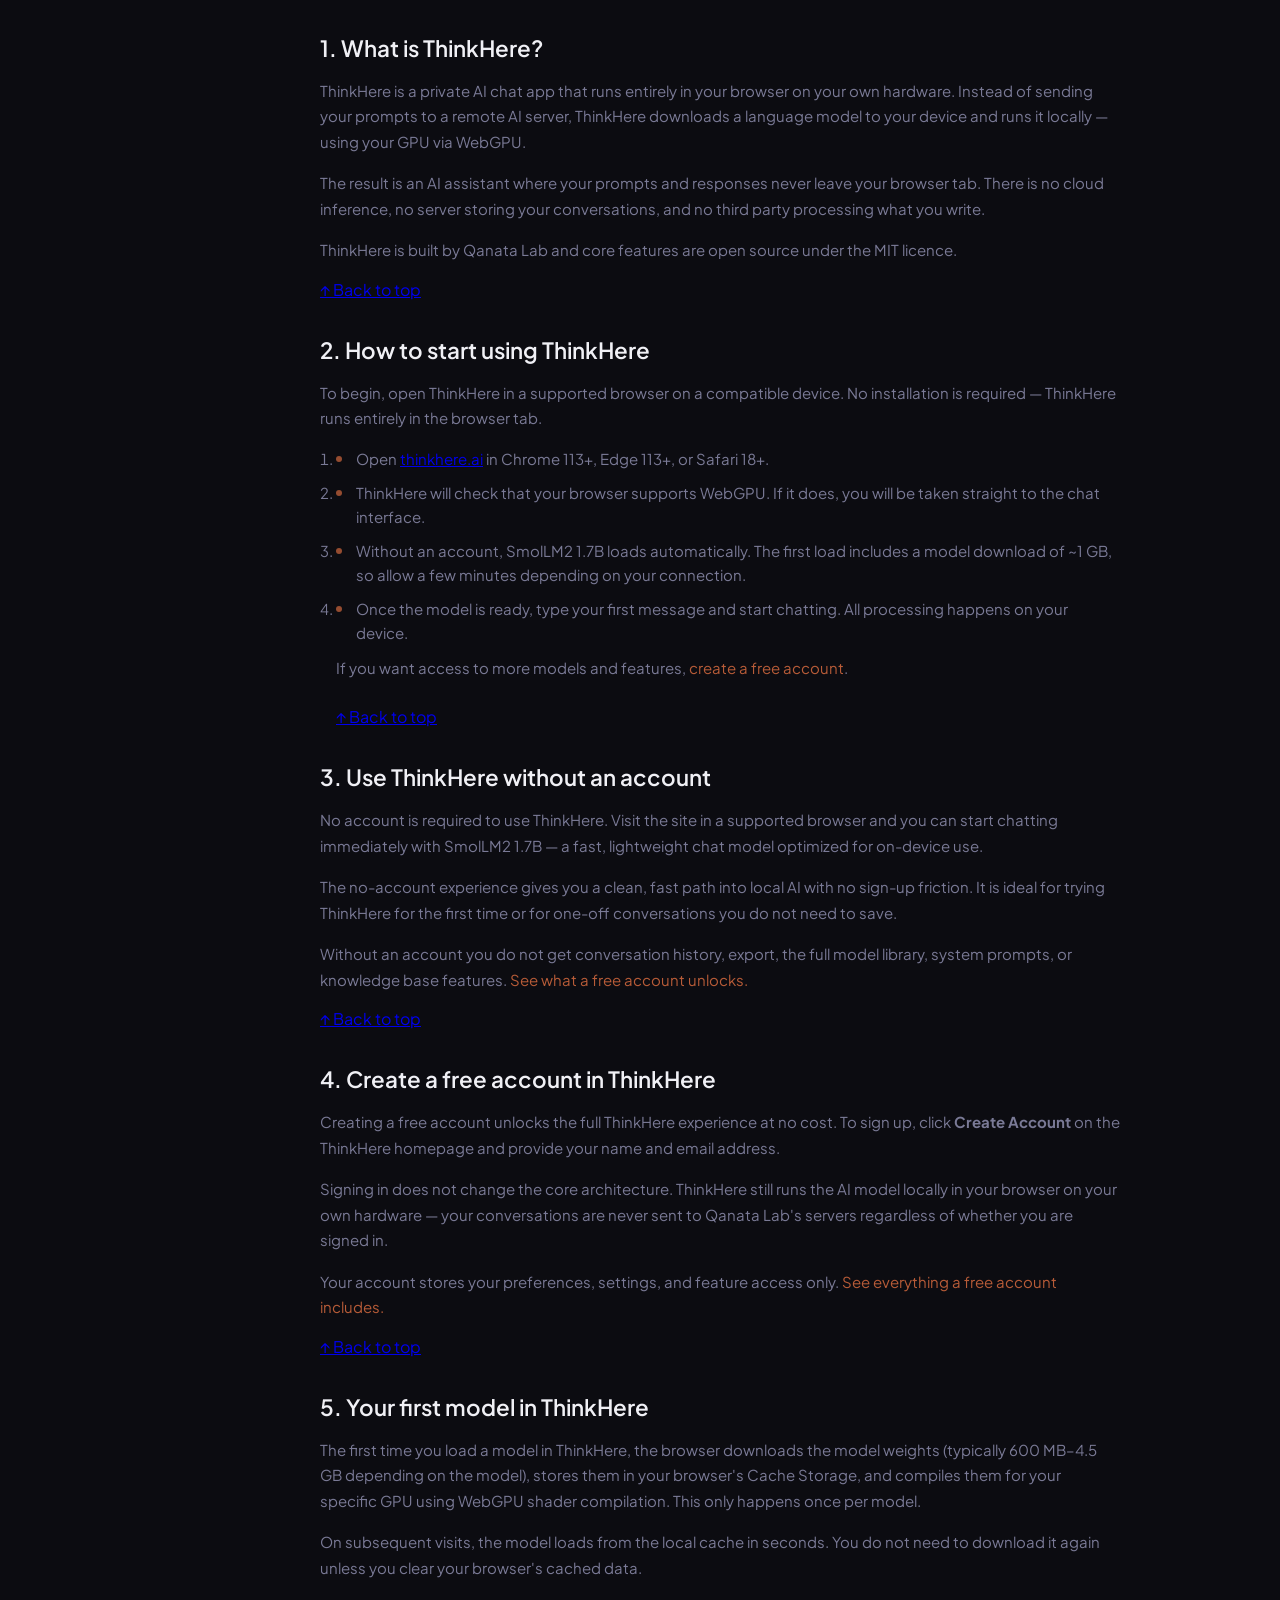
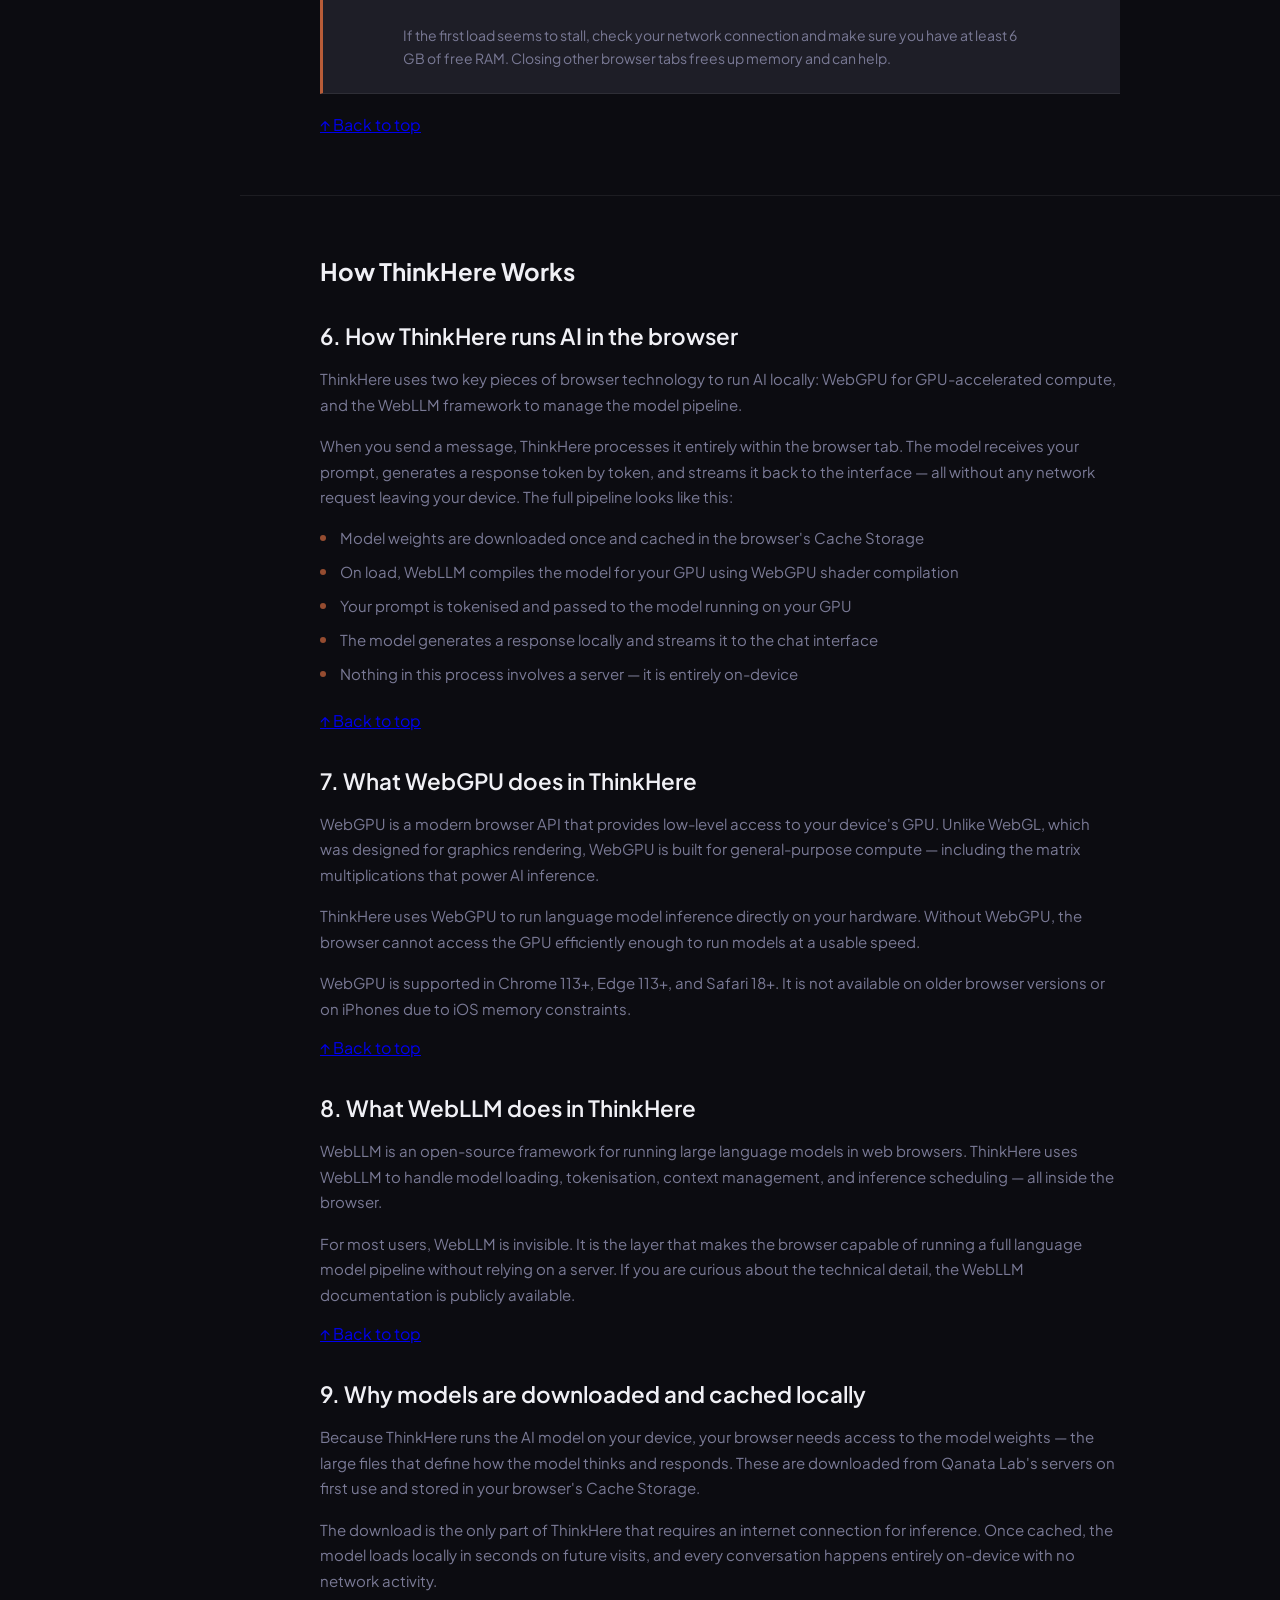
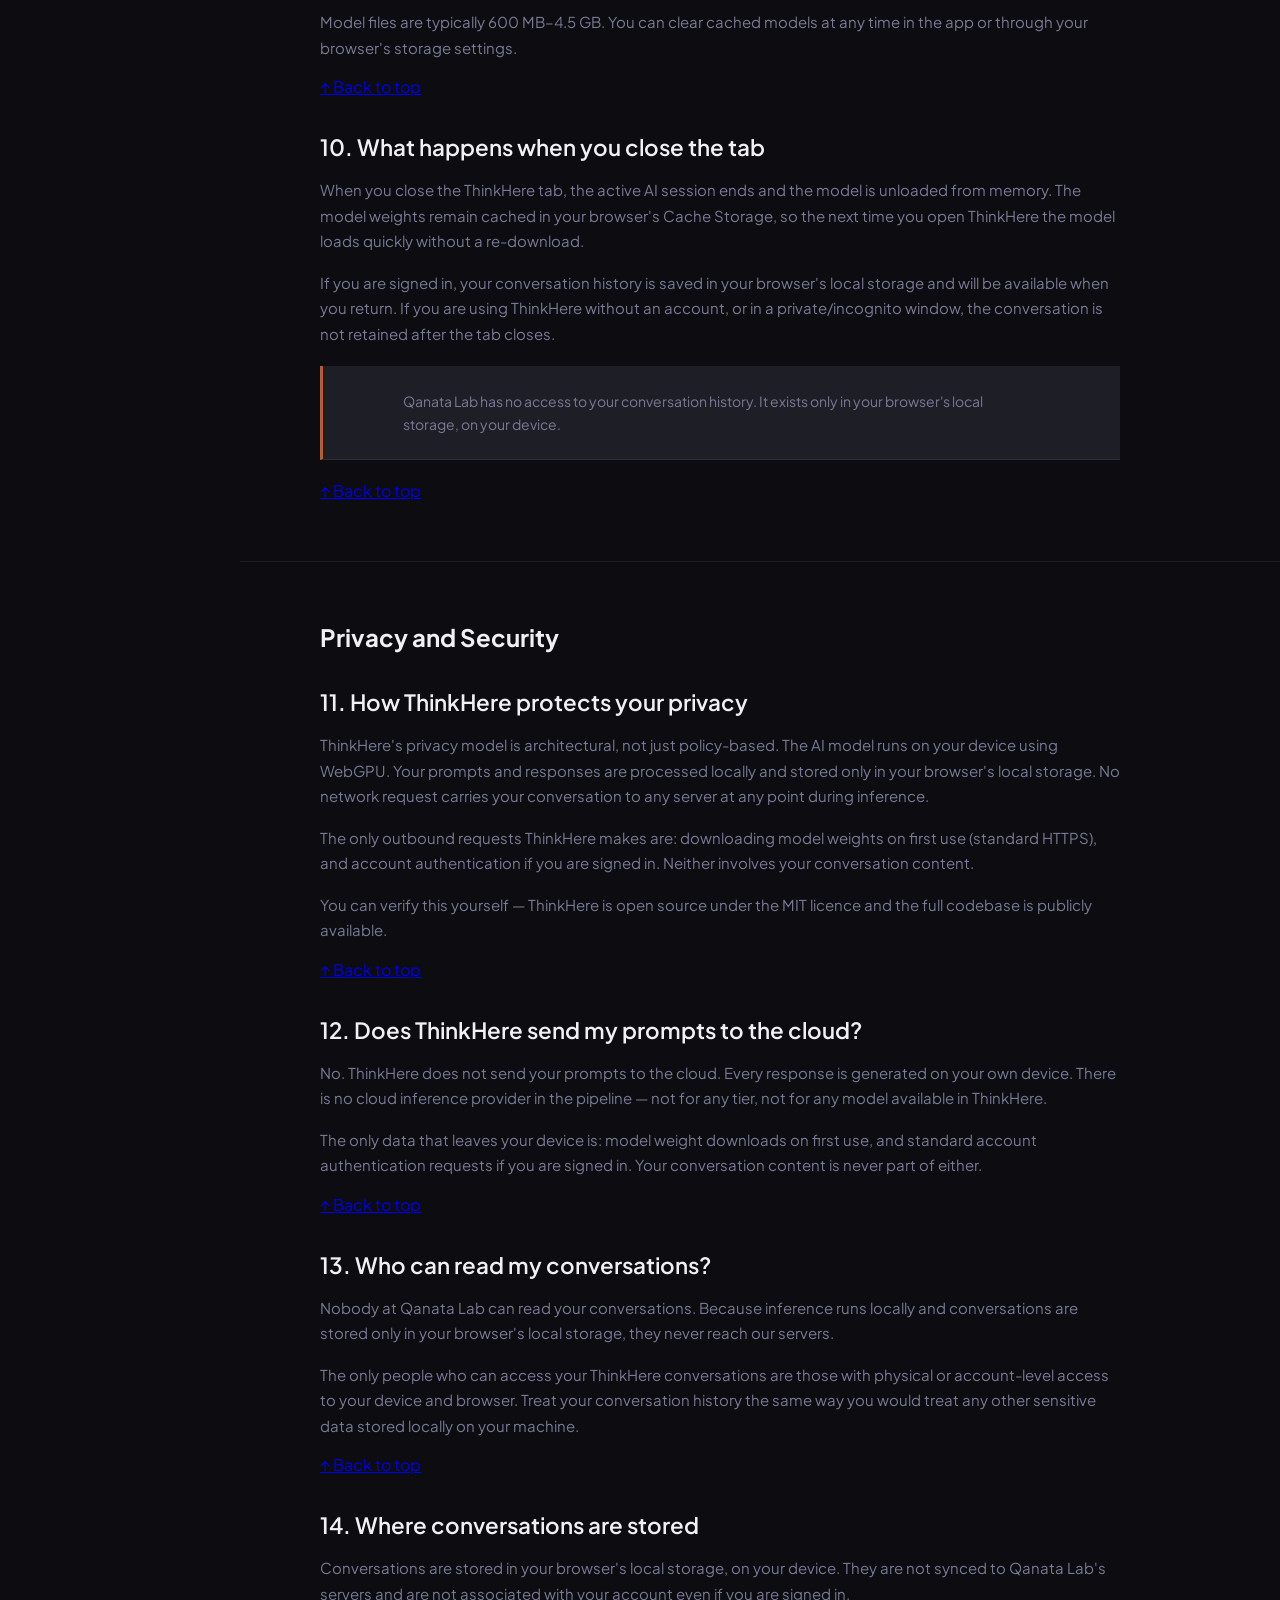
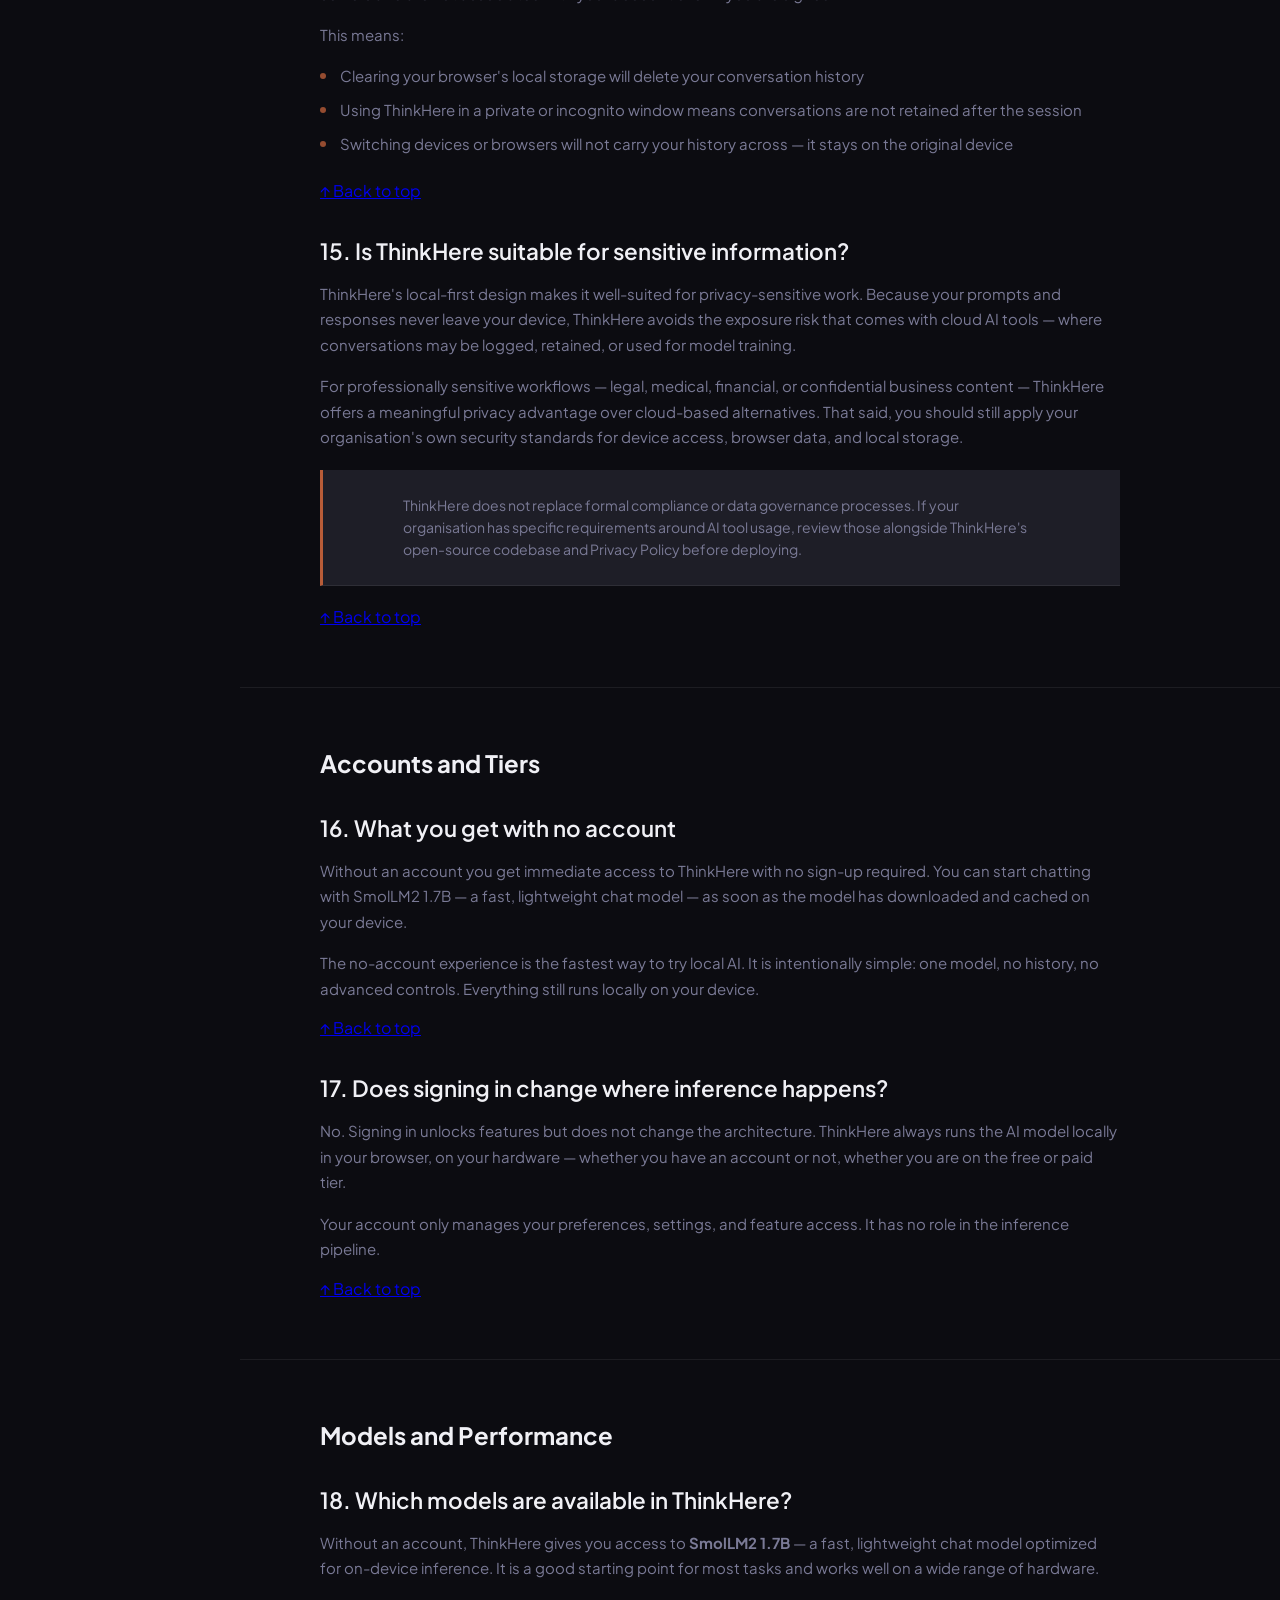
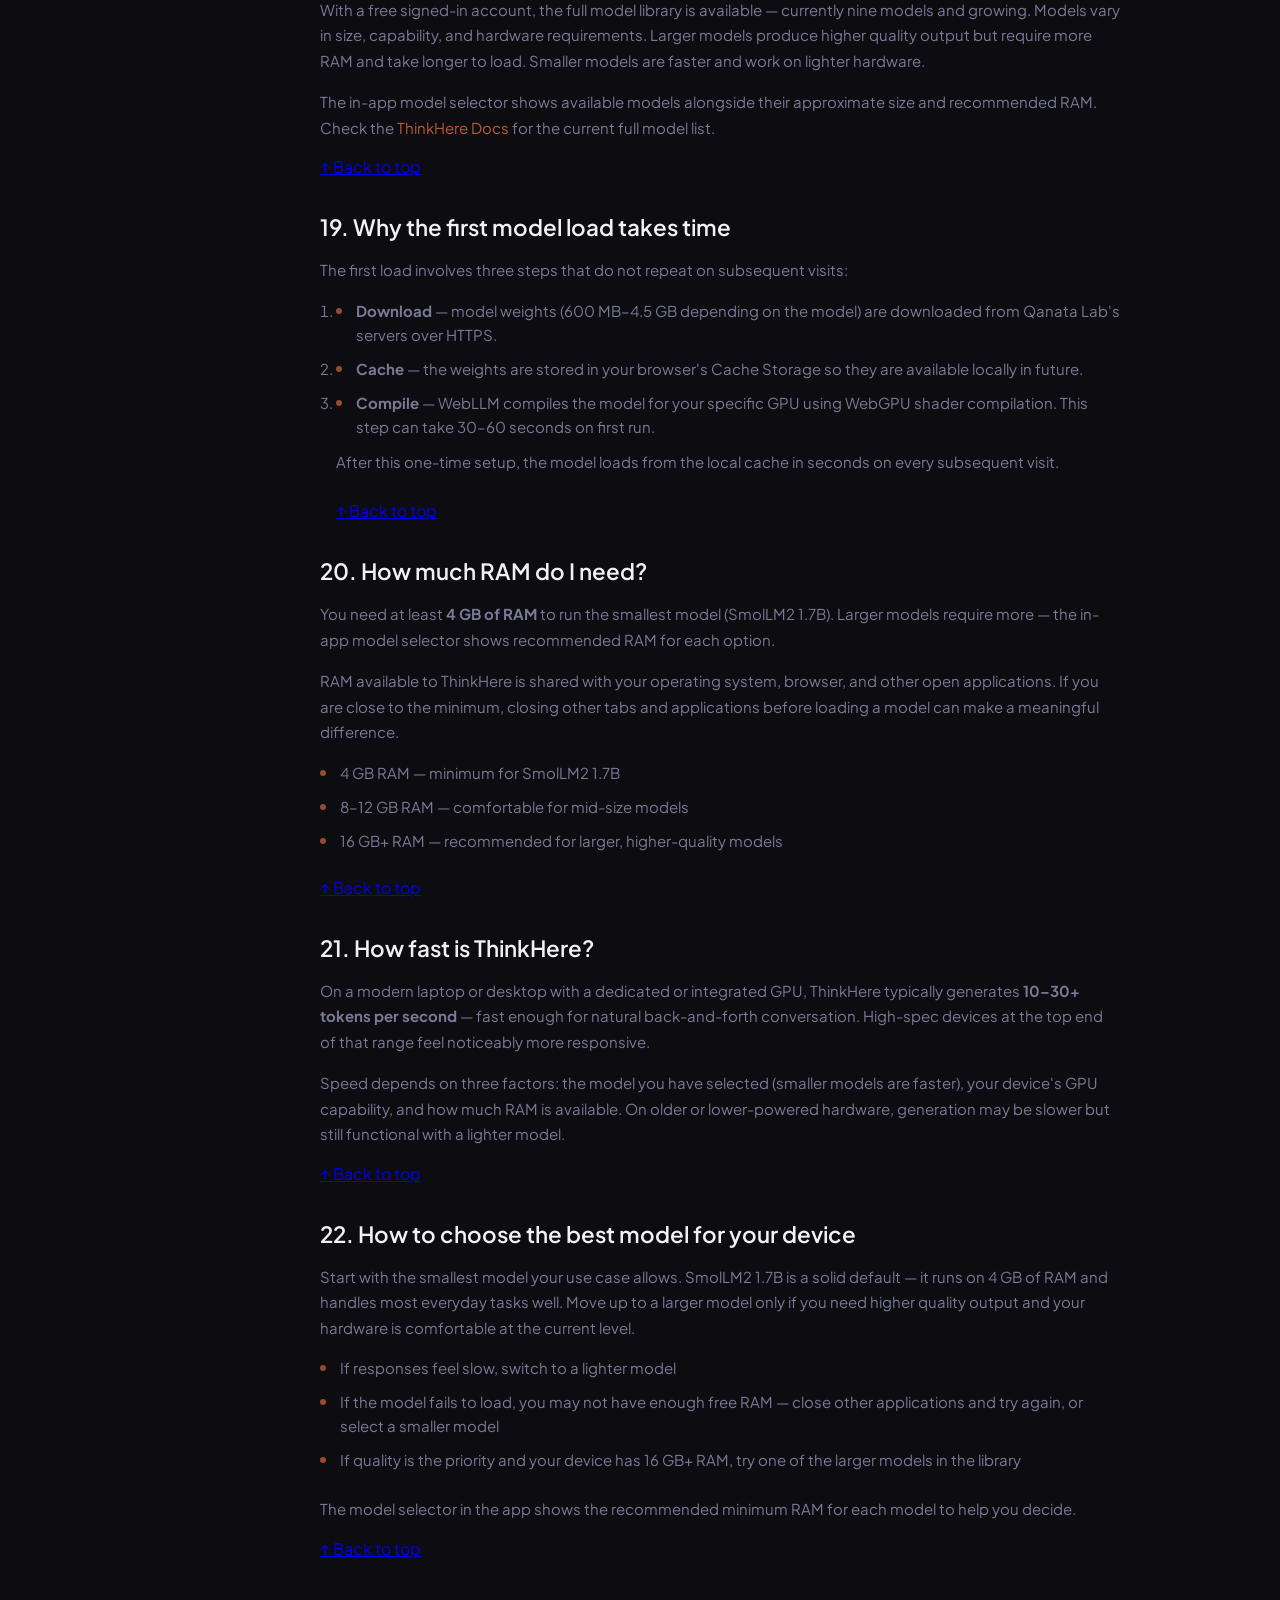
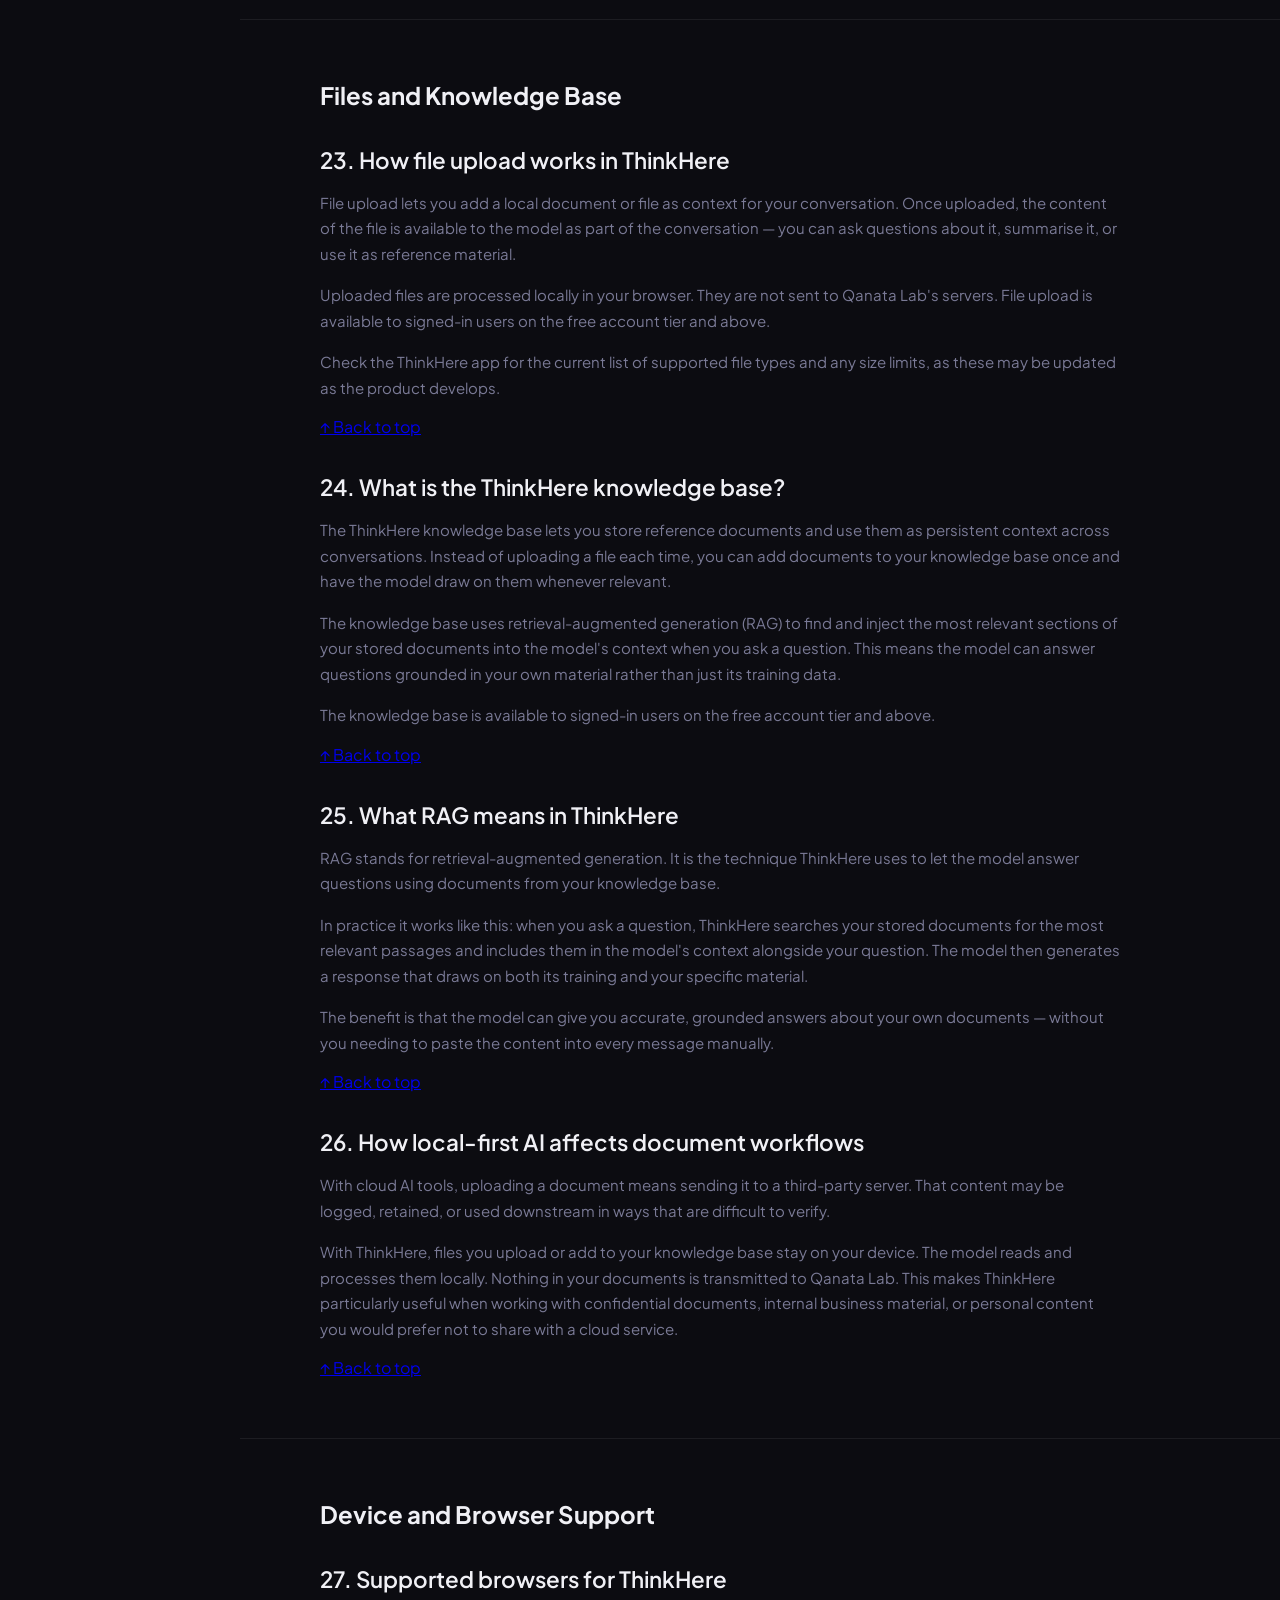
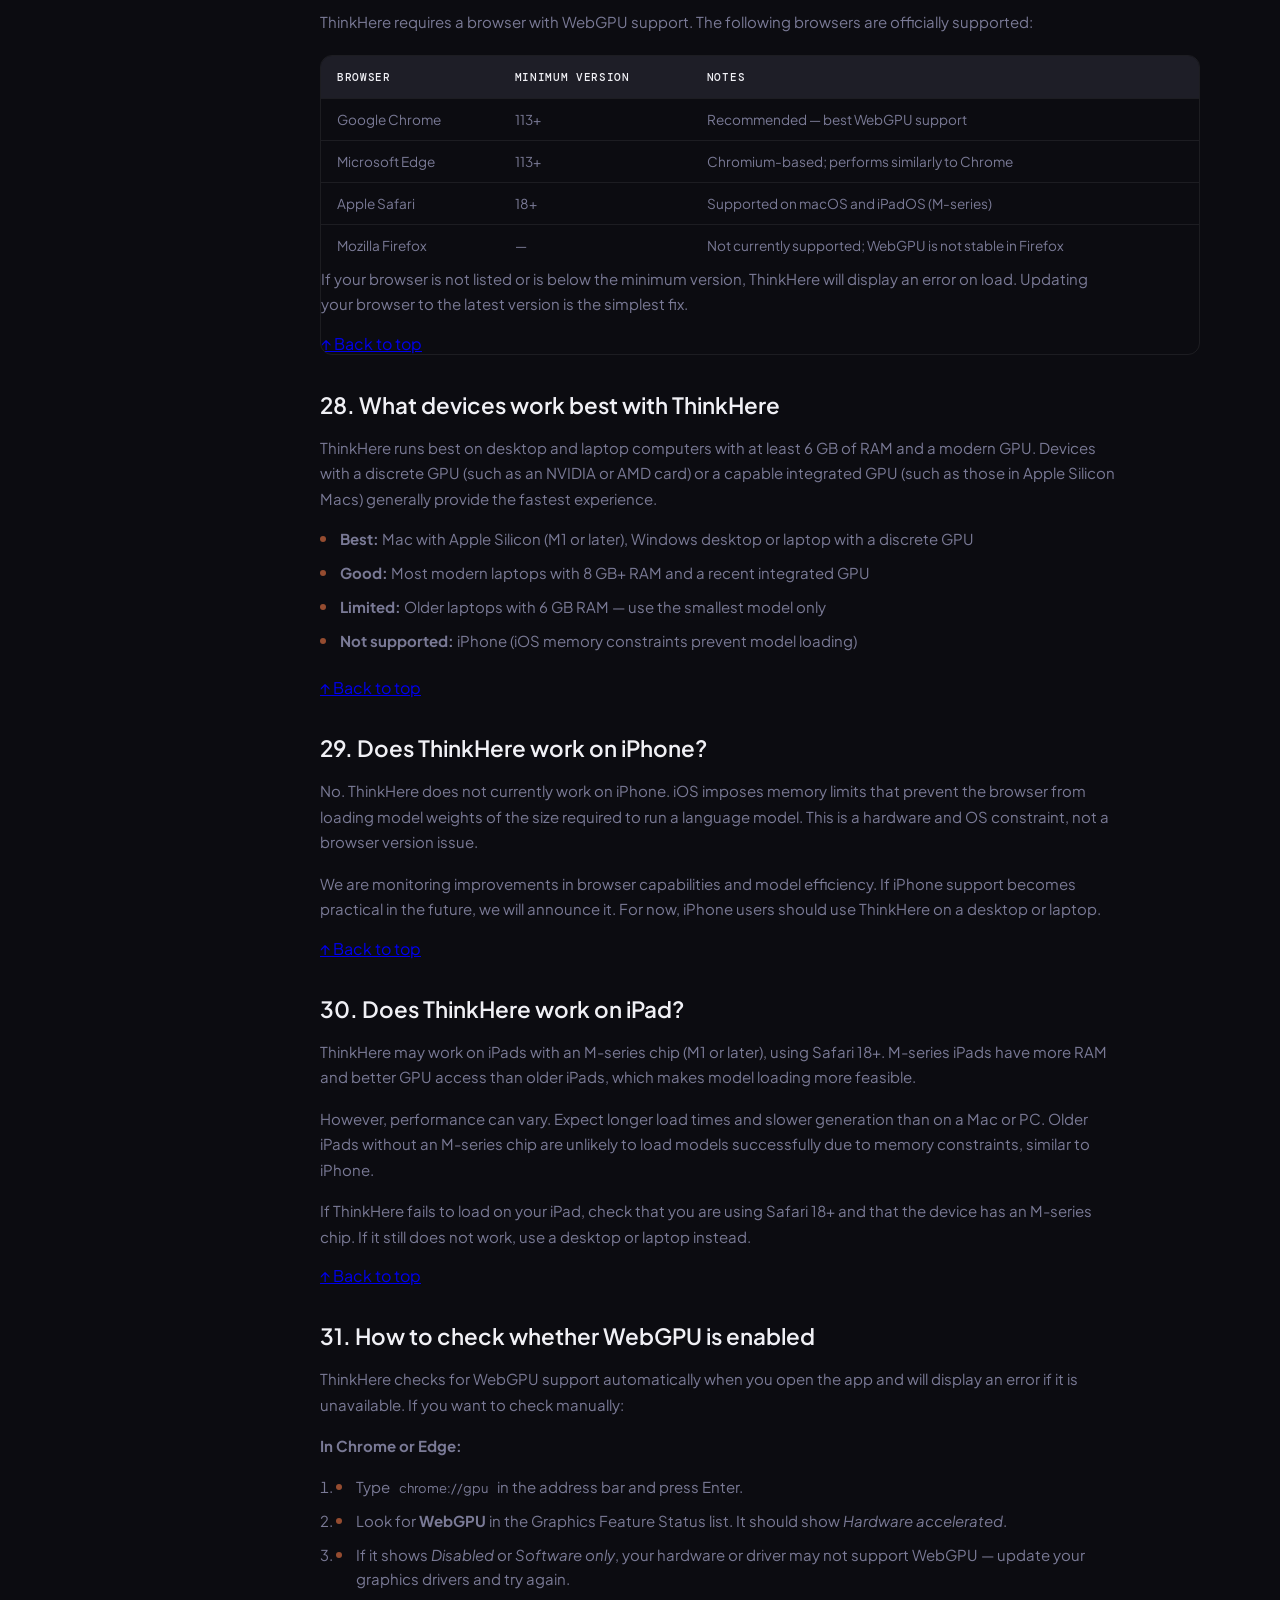
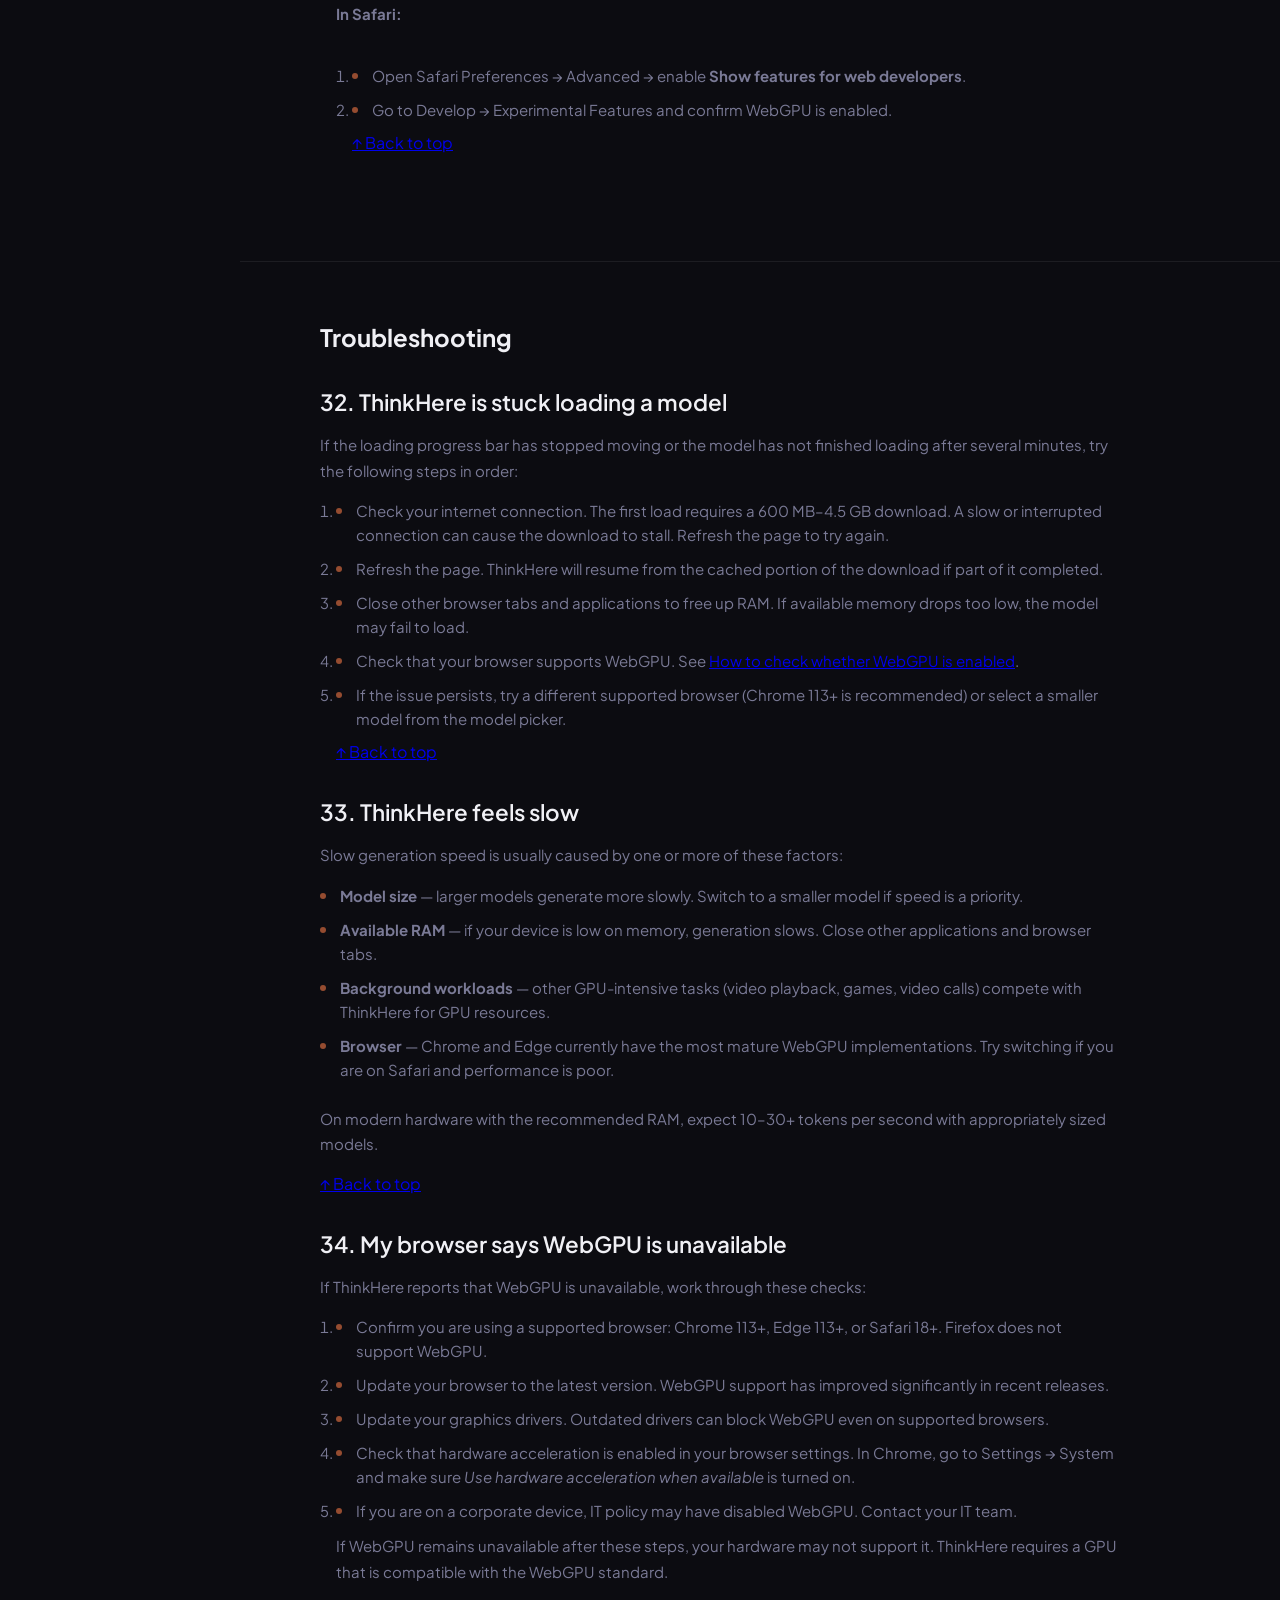
<file: docs.html>
<!DOCTYPE html>
<html lang="en">

<head>
  <meta charset="UTF-8">
  <meta http-equiv="refresh" content="0; url=guide.html">
  <link rel="canonical" href="https://thinkhere.ai/guide.html">
  <title>Redirecting…</title>
</head>

<body>
  <p>This page has moved. <a href="guide.html">Click here</a> if not redirected.</p>
</body>

</html>
</file>
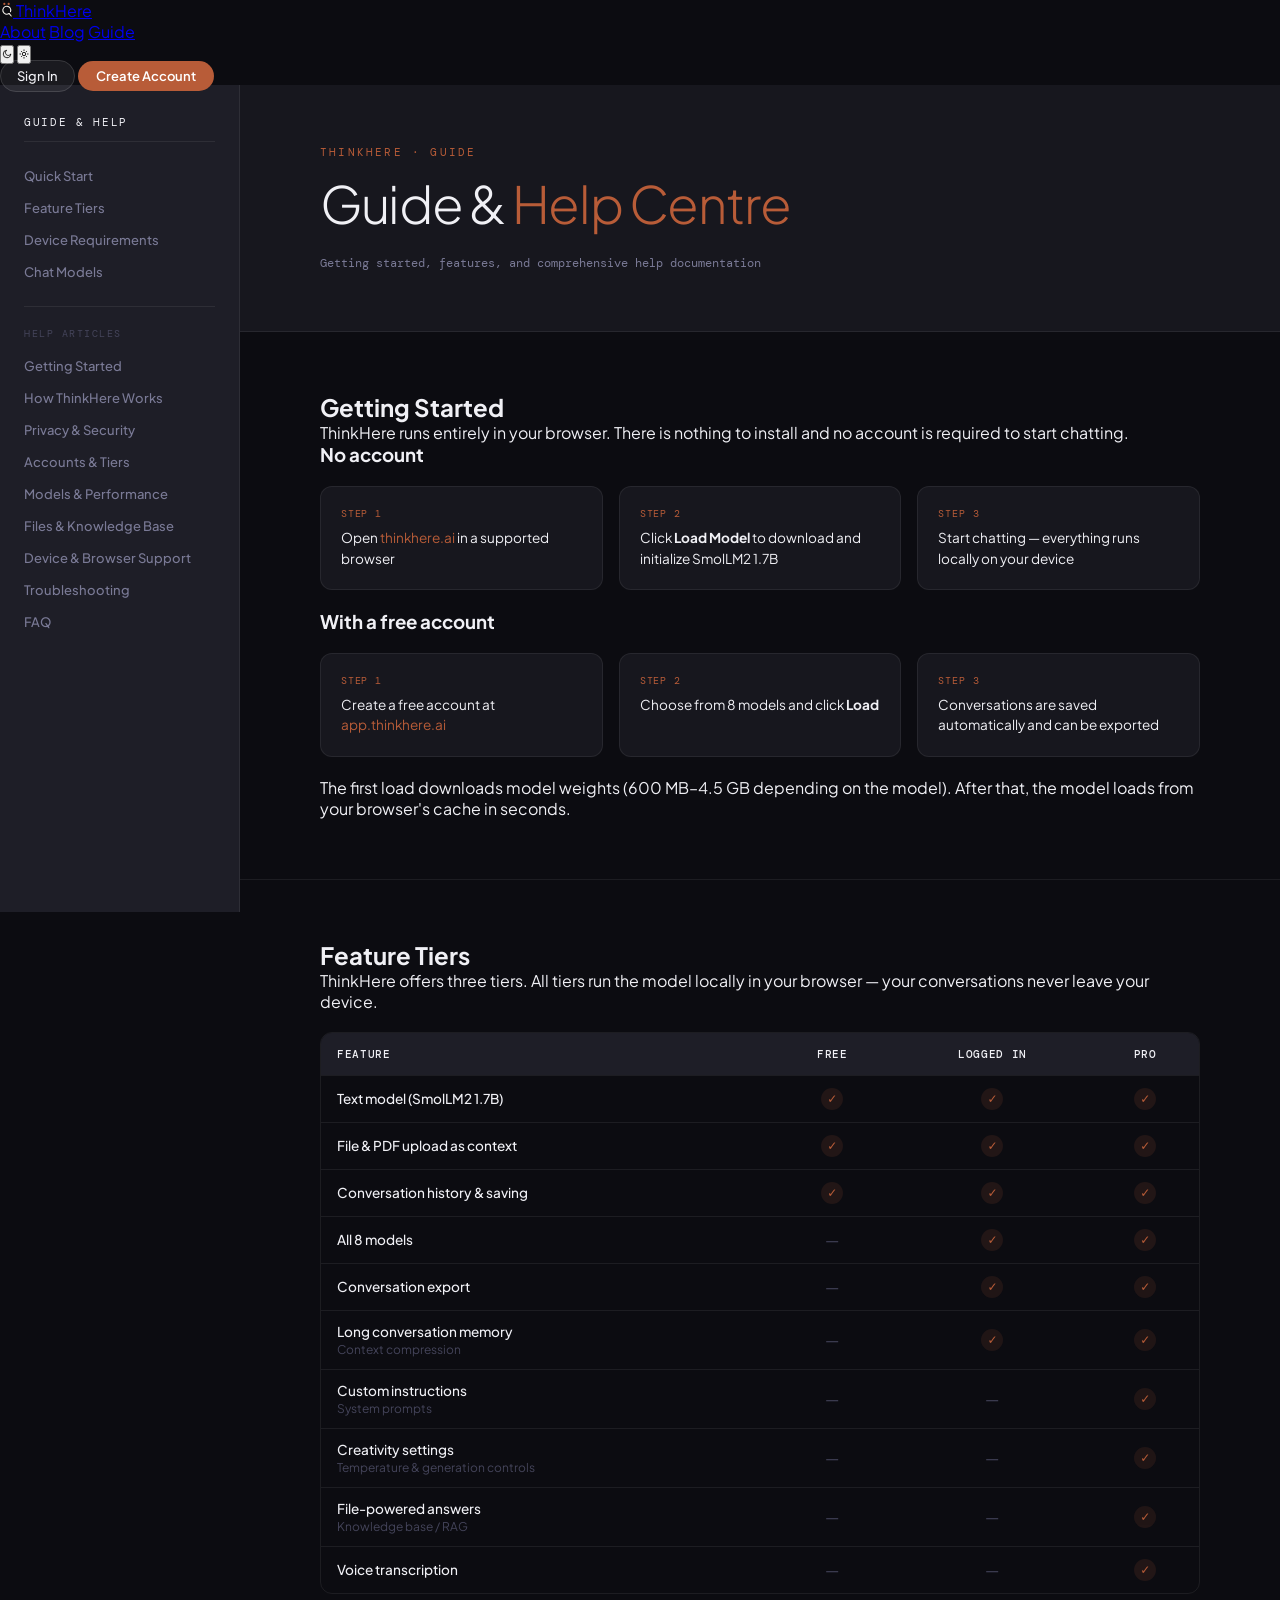
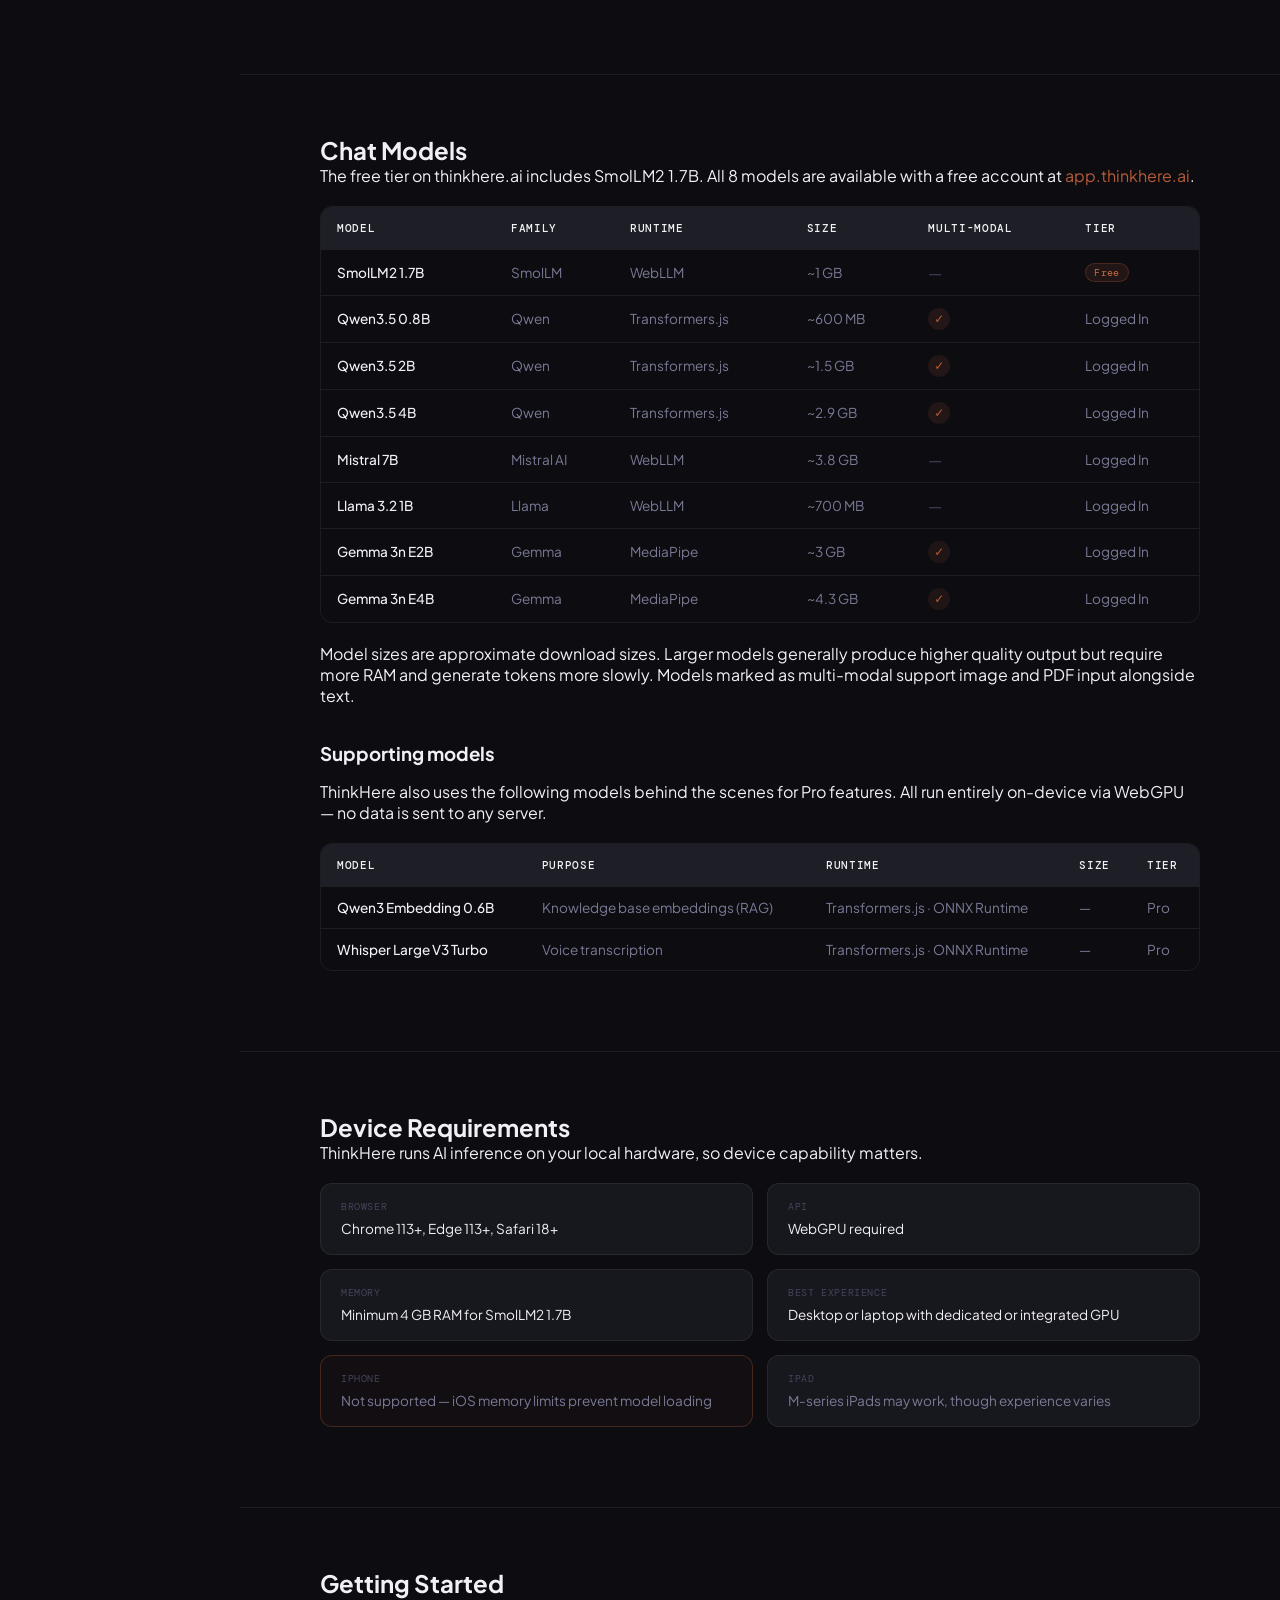
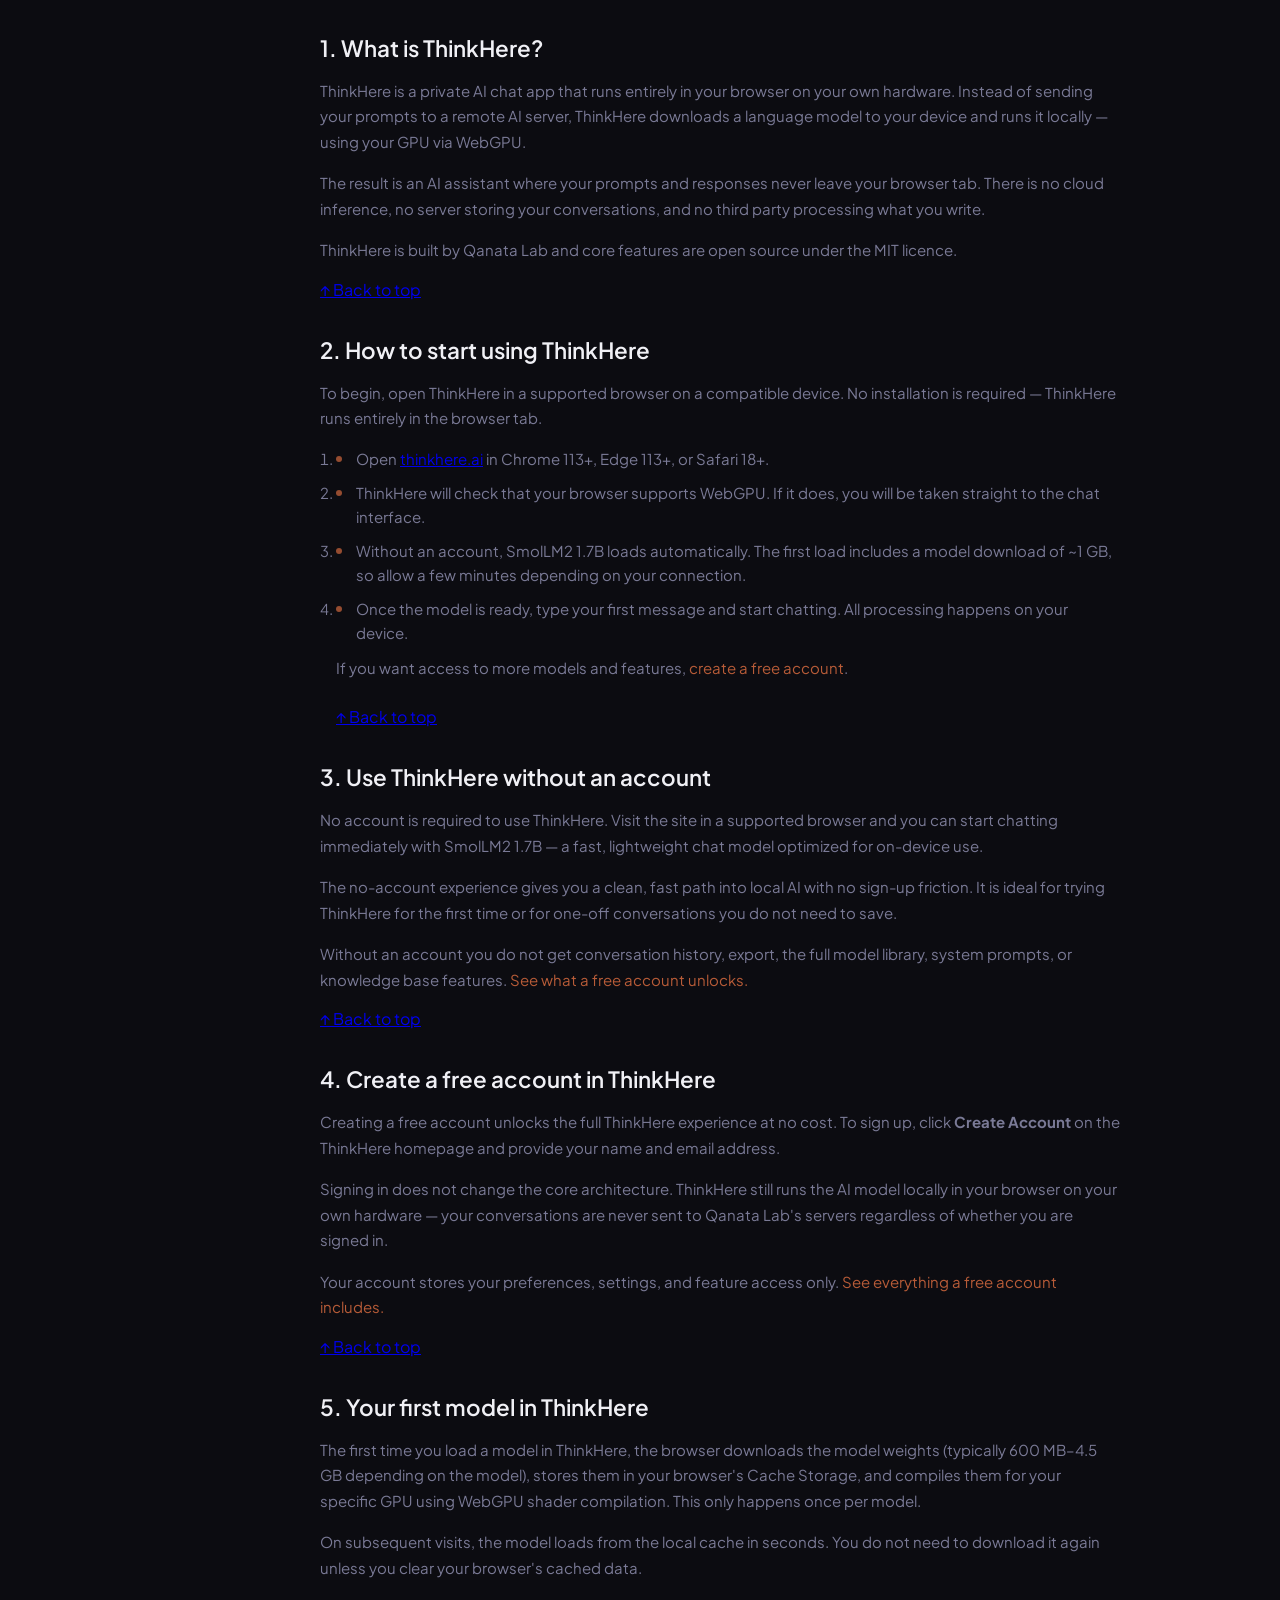
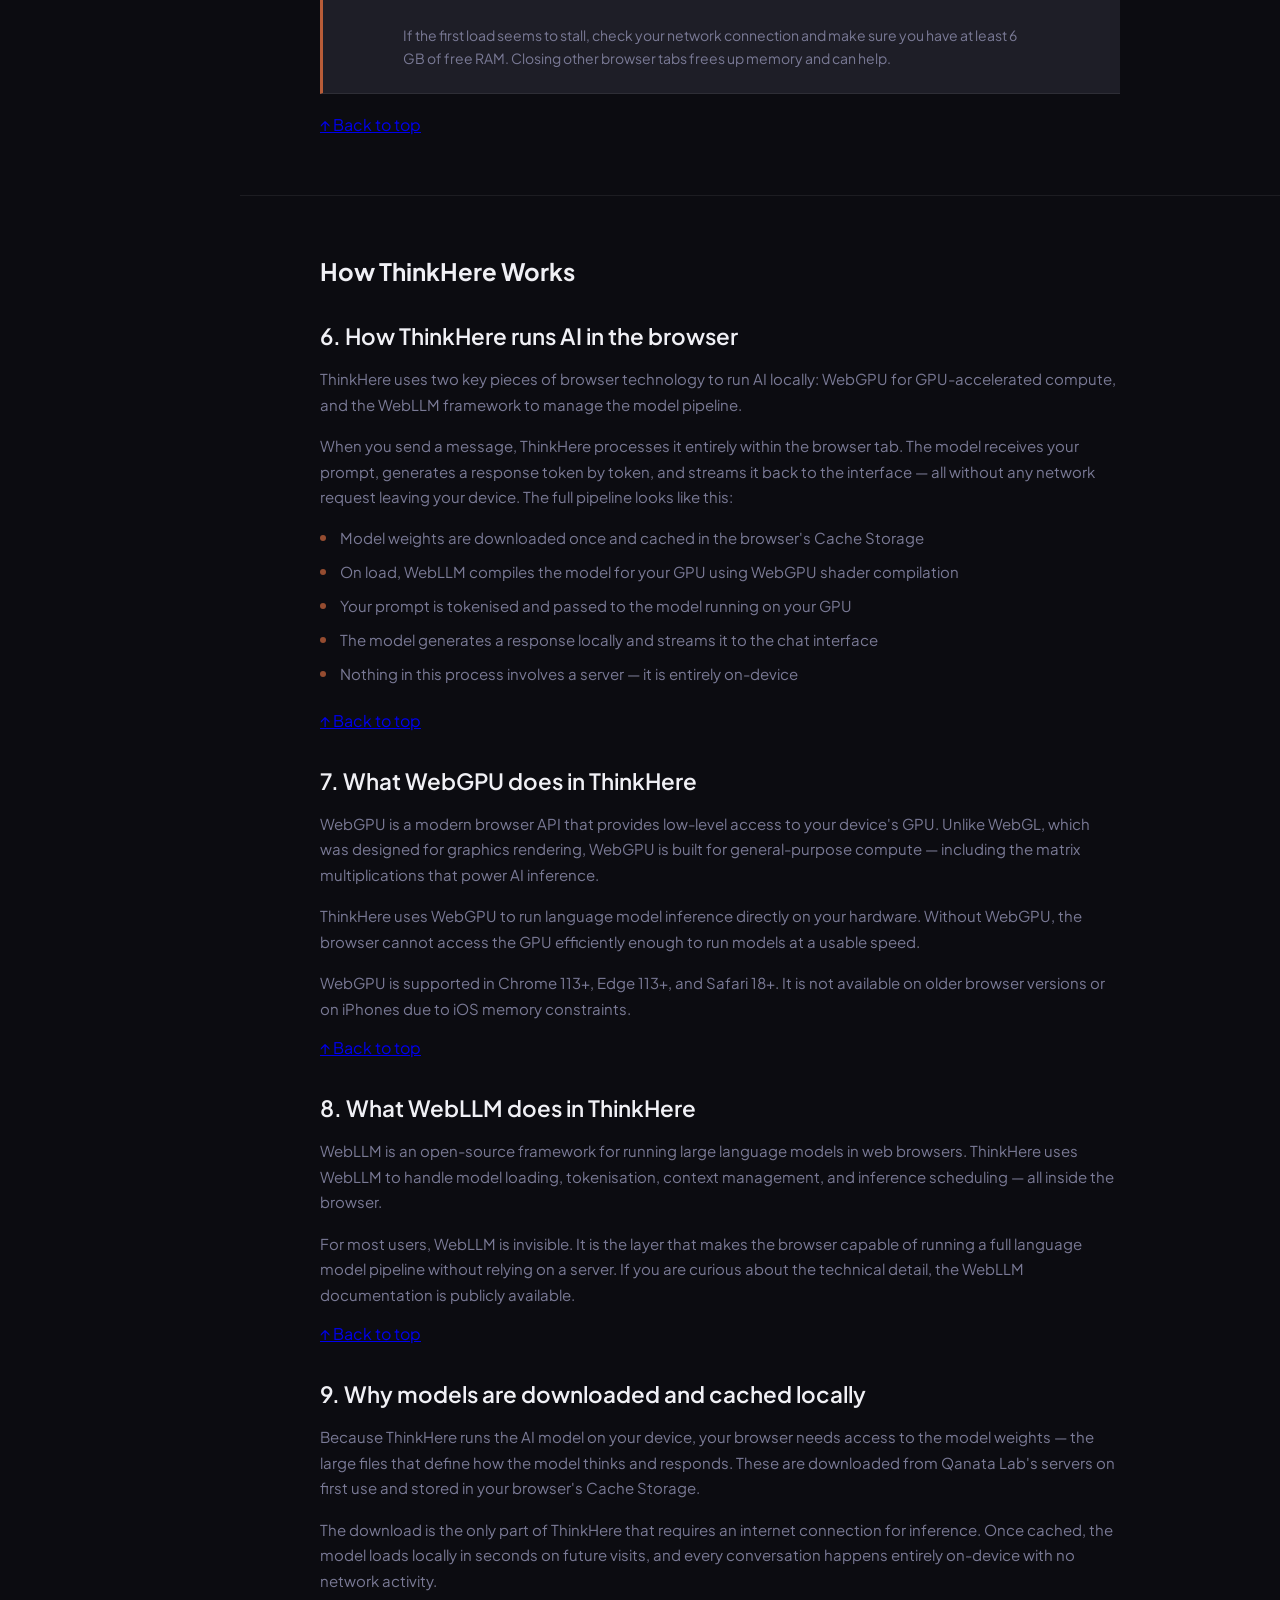
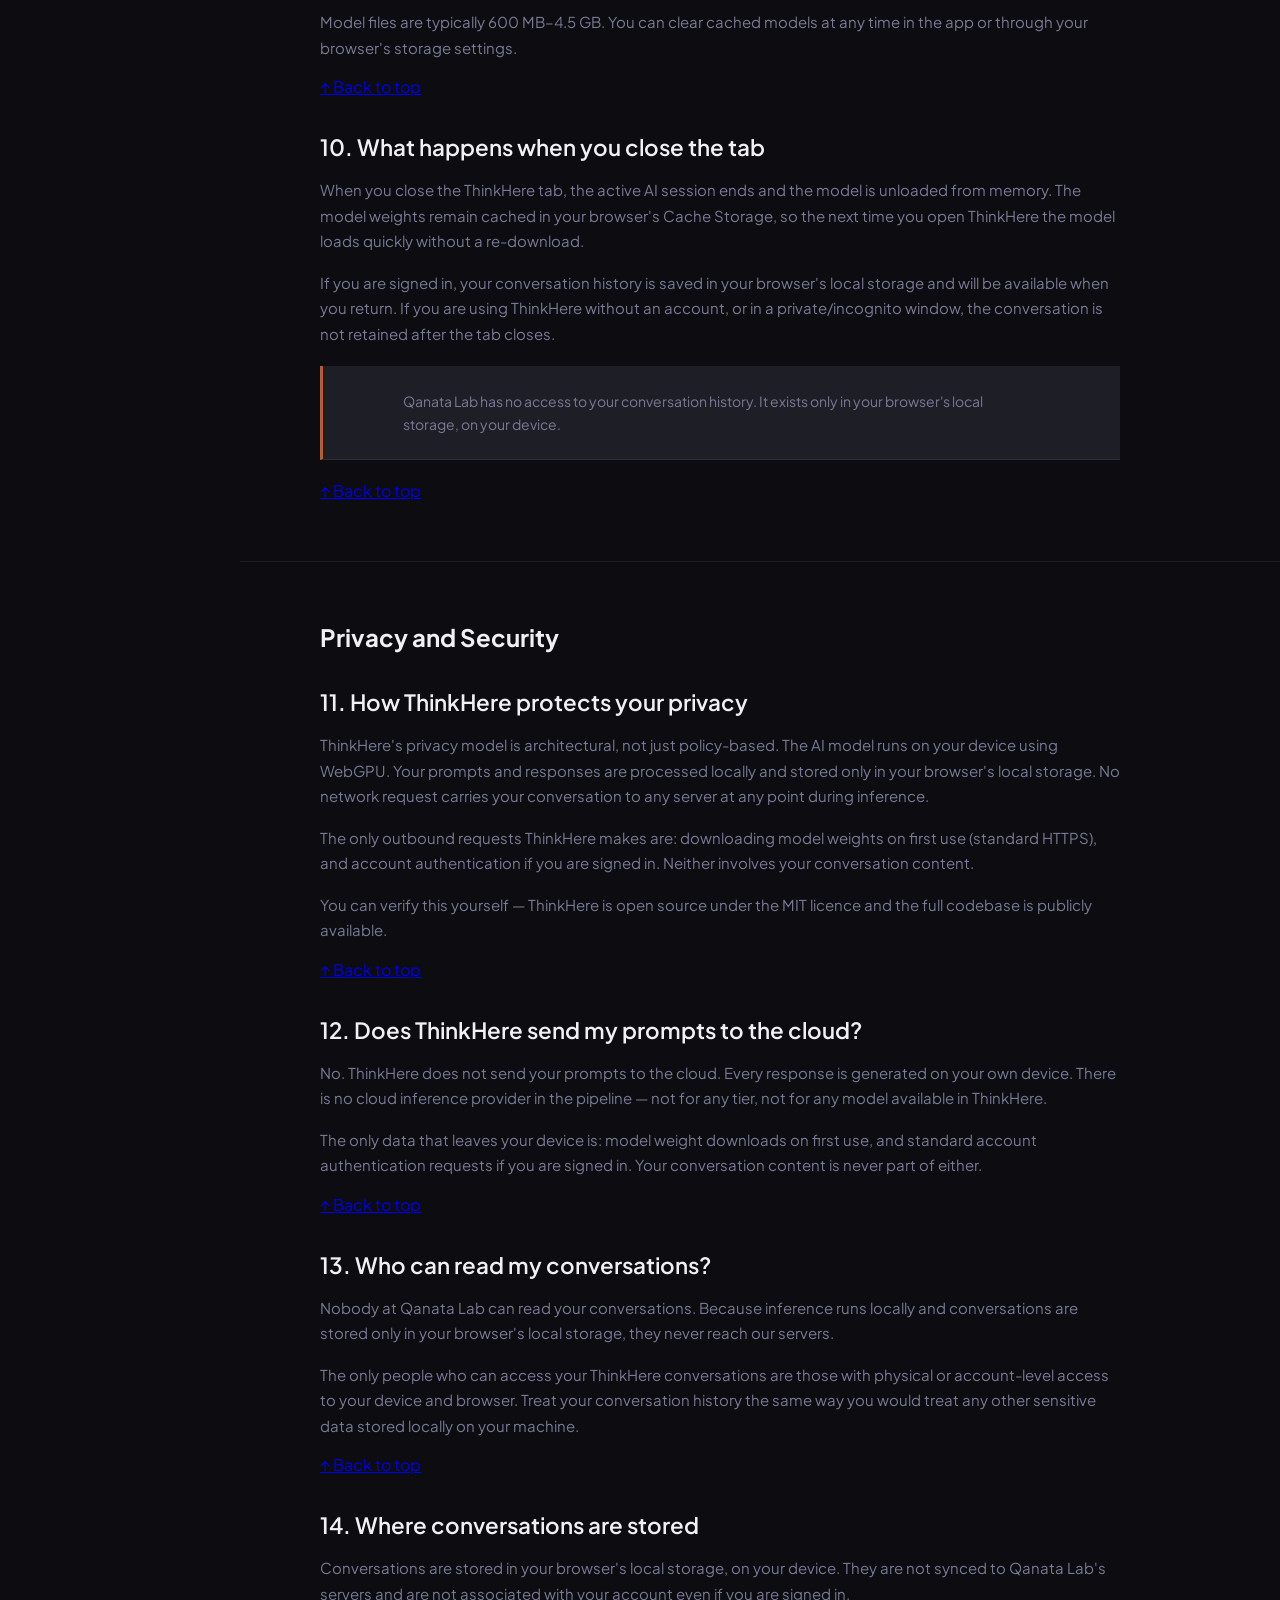
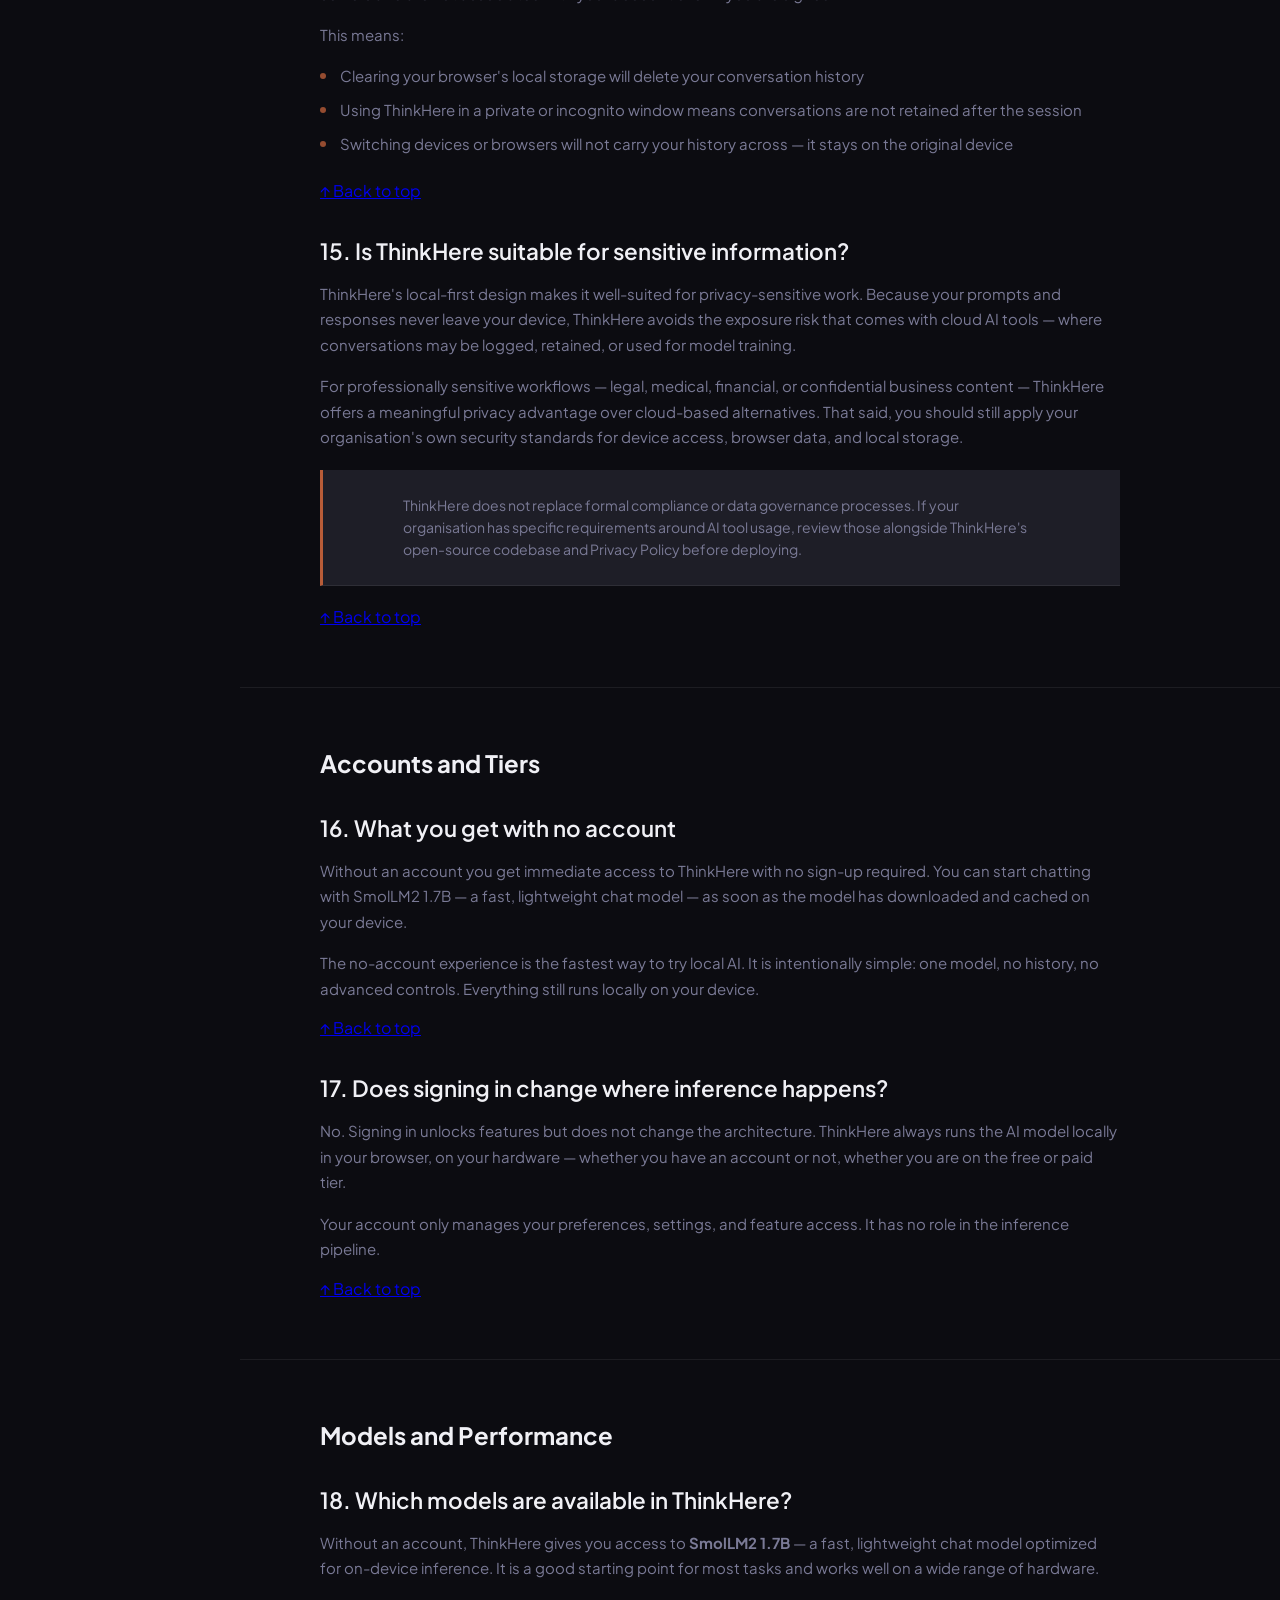
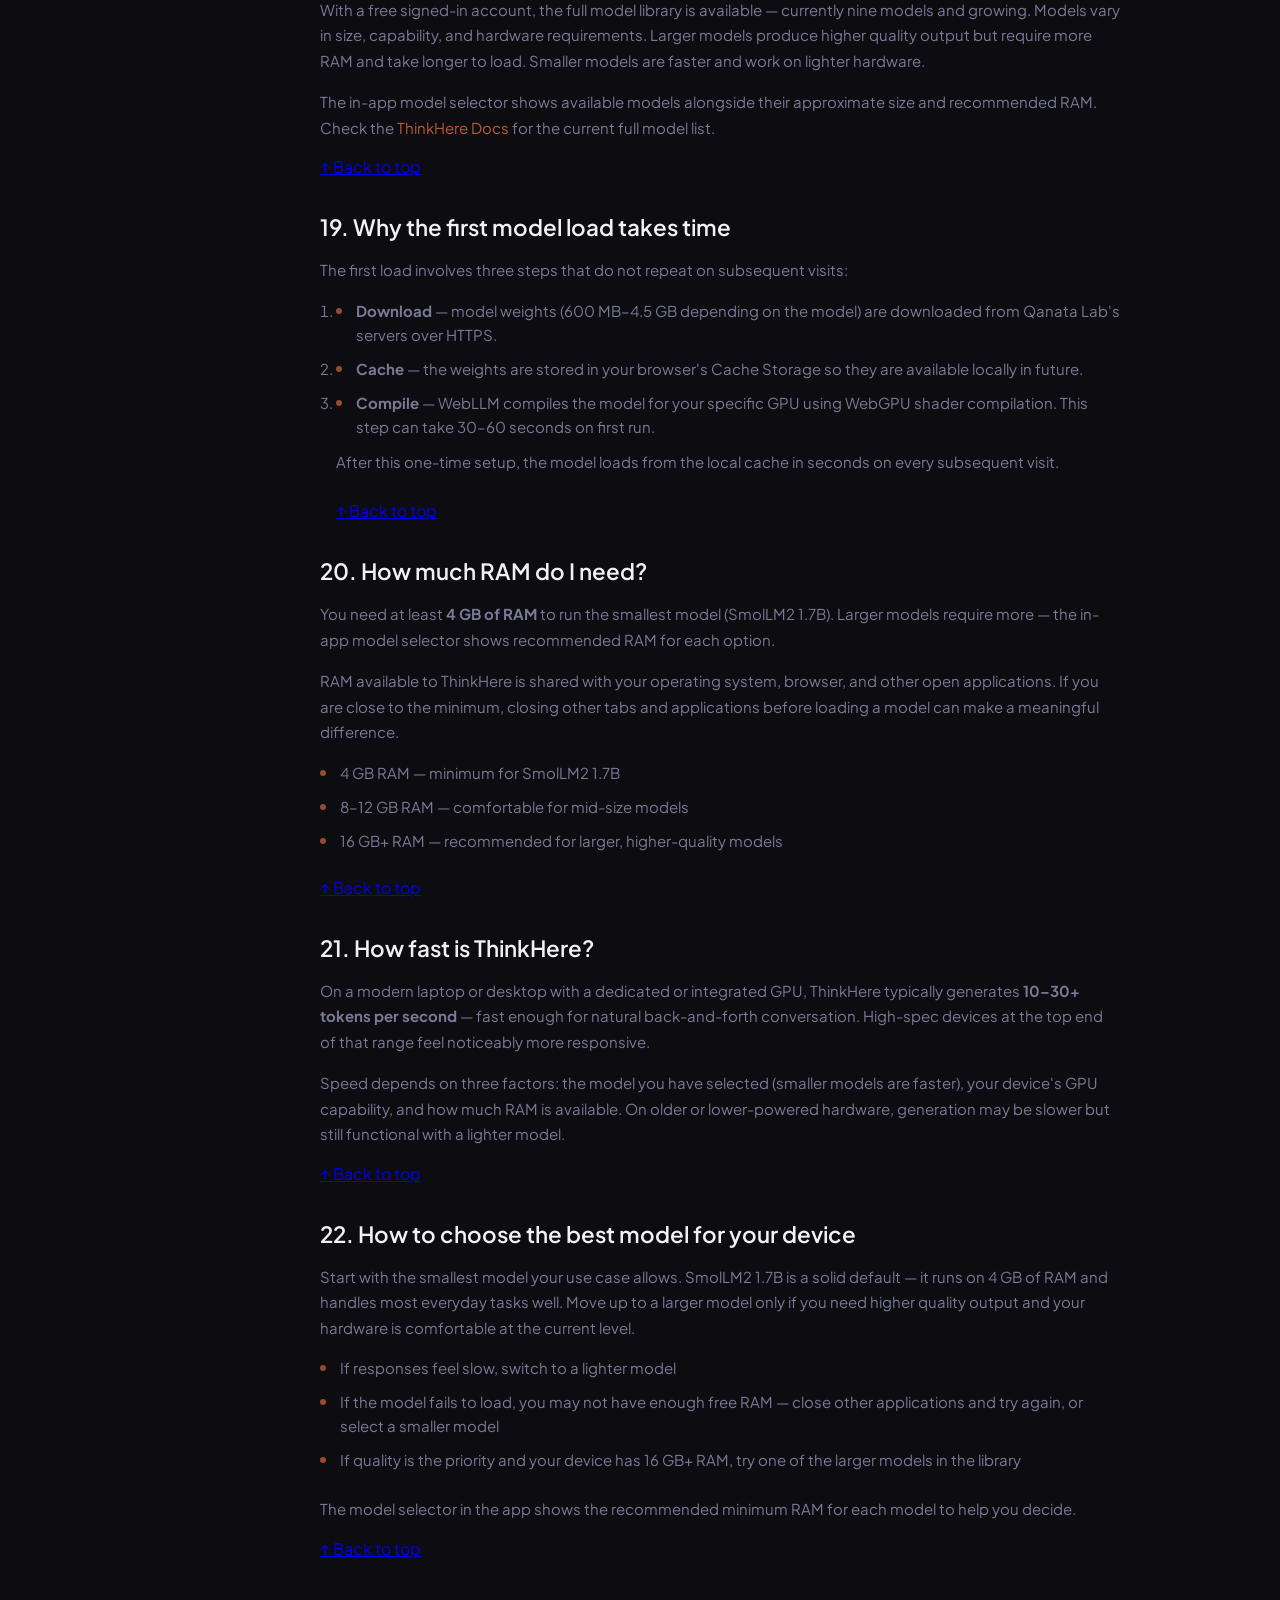
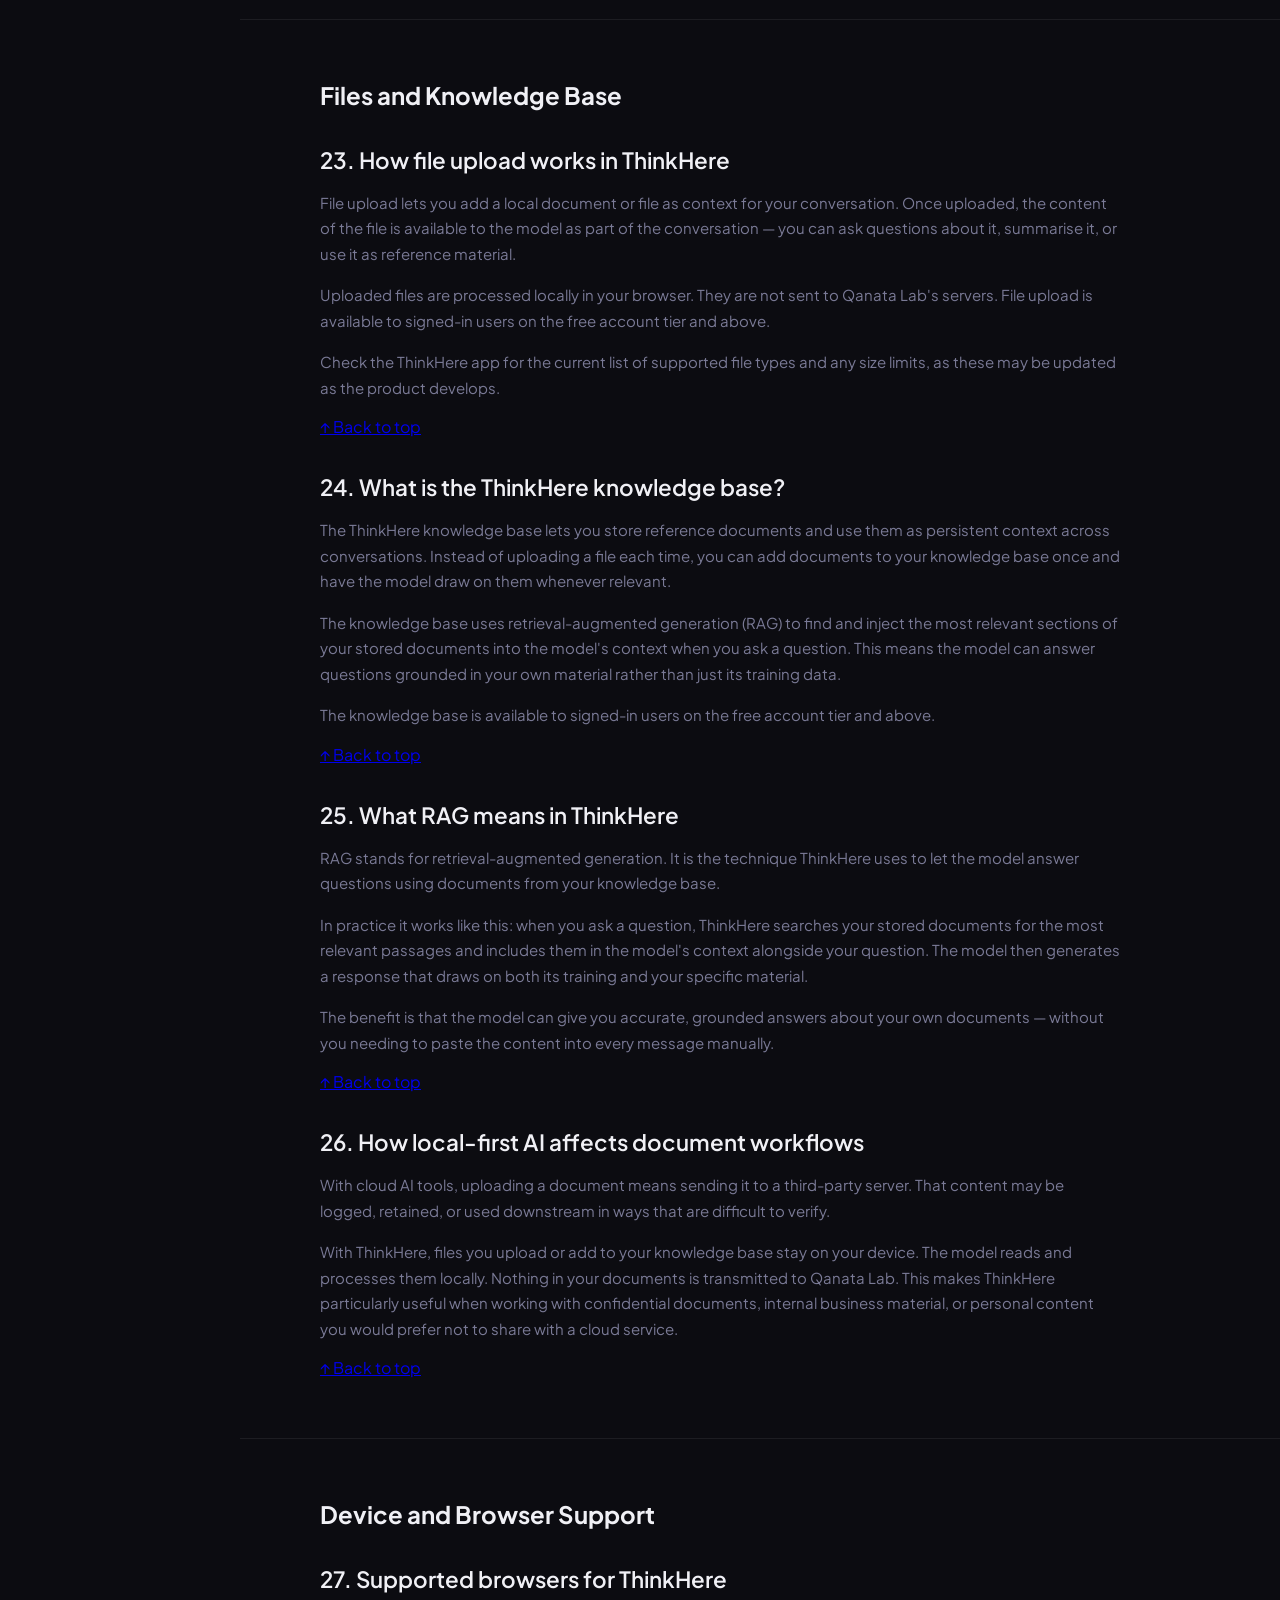
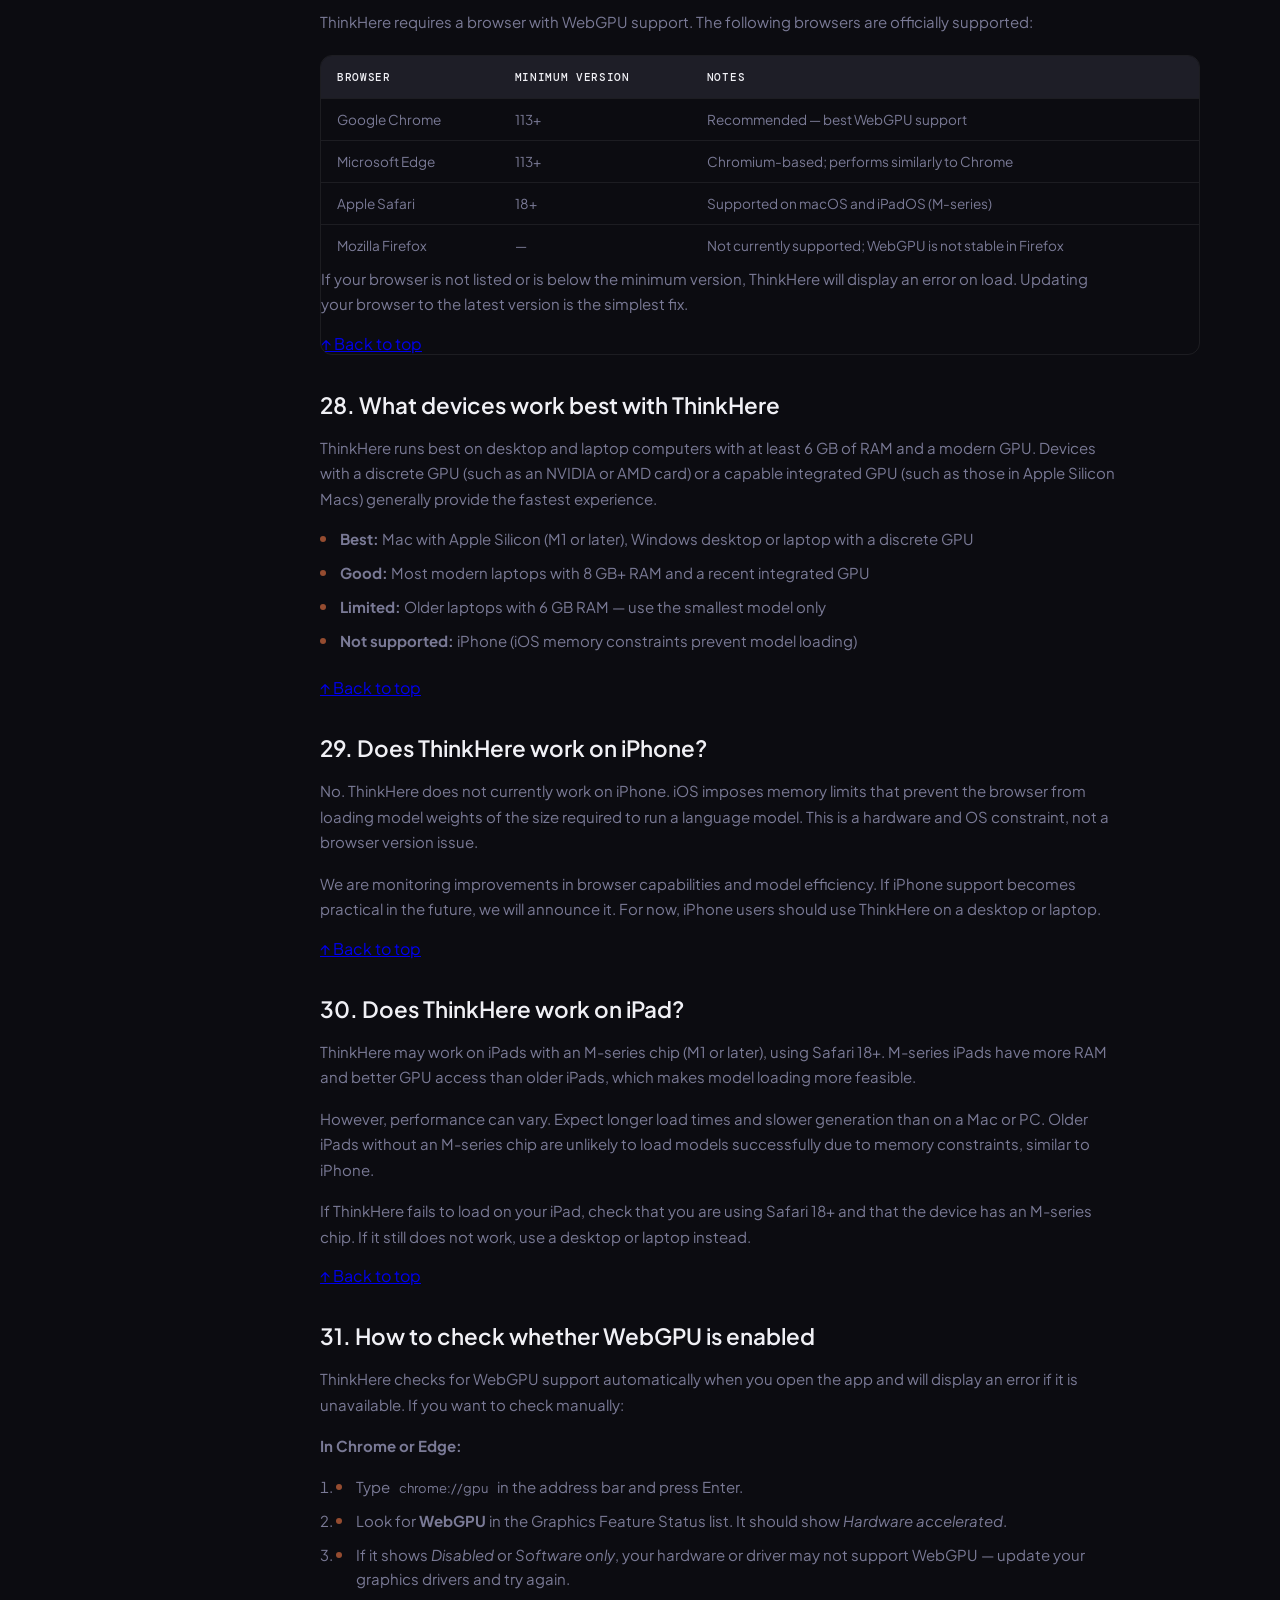
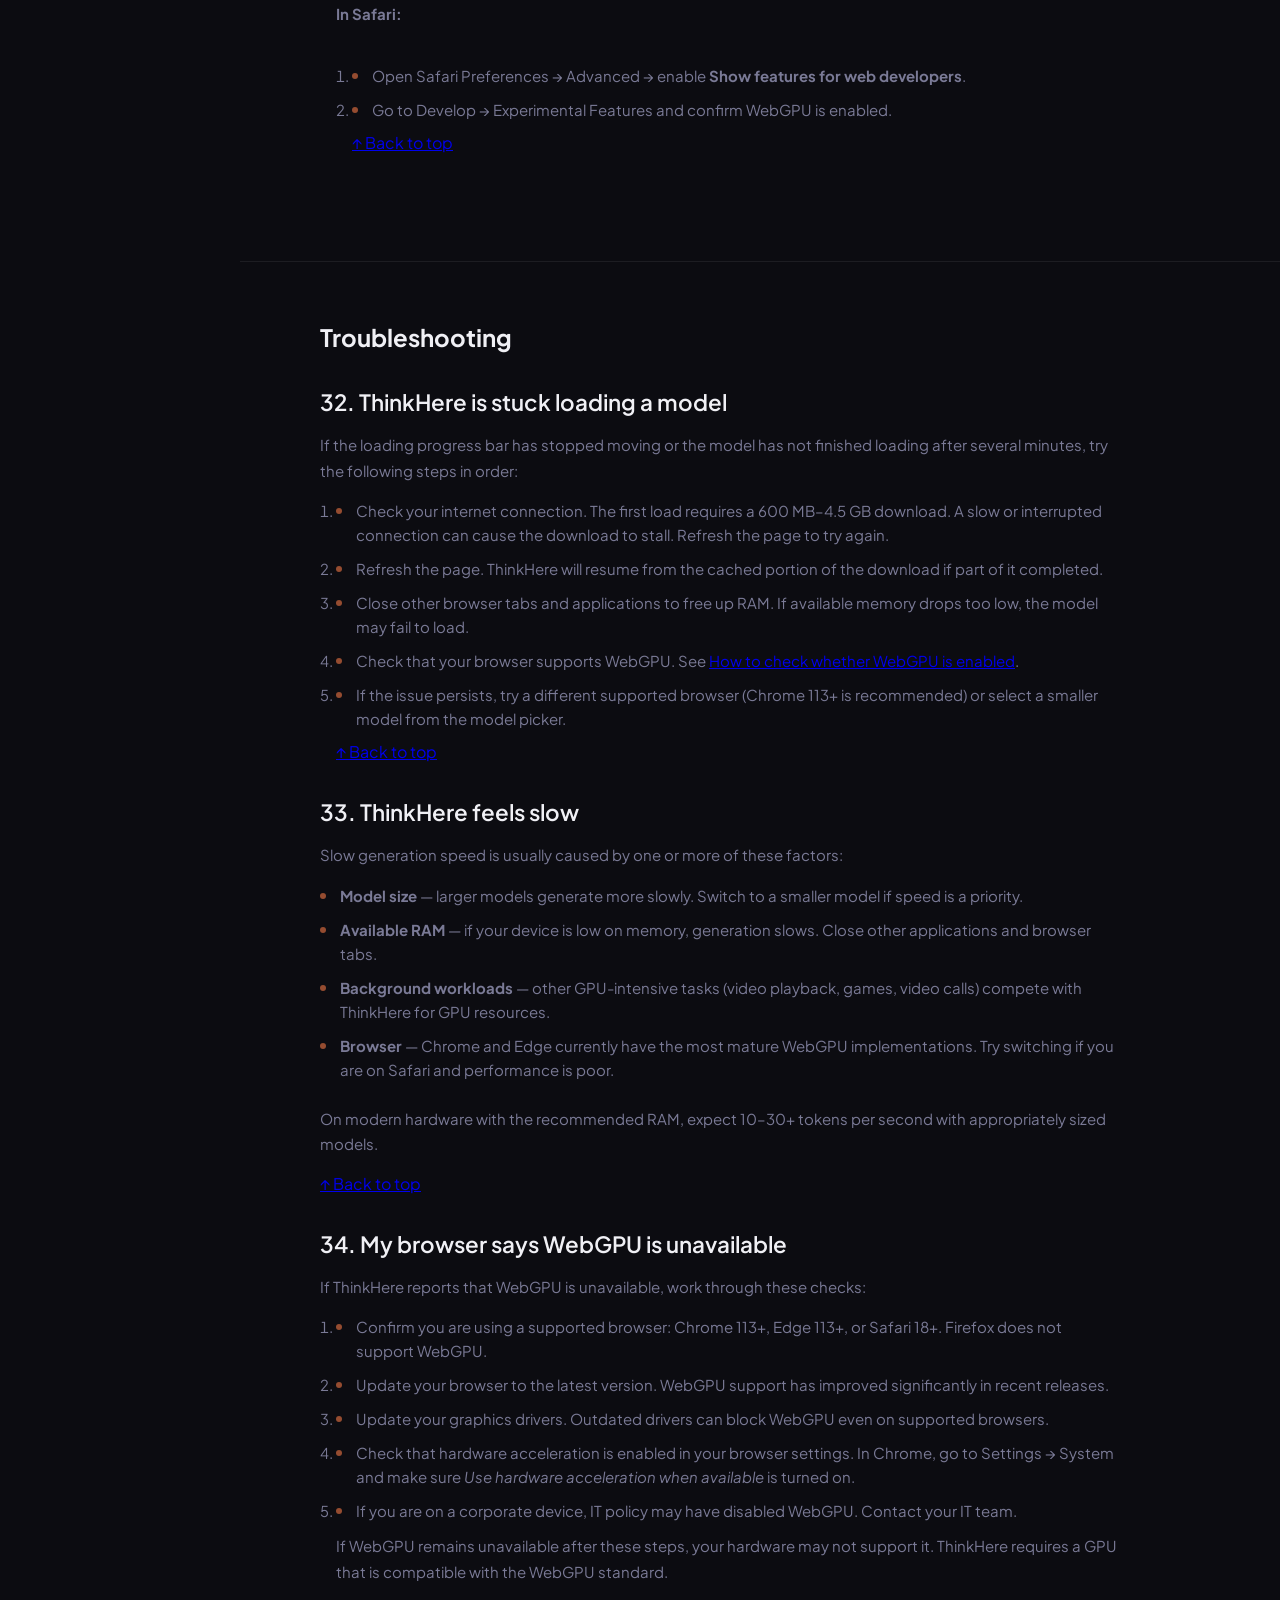
<file: guide.html>
<!DOCTYPE html>
<html lang="en" data-theme="dark">

<head>
  <meta charset="UTF-8">
  <meta name="viewport" content="width=device-width, initial-scale=1.0">
  <title>Guide — ThinkHere</title>
  <link
    href="https://fonts.googleapis.com/css2?family=Plus+Jakarta+Sans:ital,wght@0,300;0,400;0,500;0,600;0,700;1,400&family=DM+Mono:wght@300;400;500&display=swap"
    rel="stylesheet">
  <link rel="stylesheet" href="css/style.css">
  <style>
    /* Specific page style overrides */
    .page-wrap {
      display: flex;
      flex-direction: column;
      min-height: 100vh;
    }

    .page-header {
      position: sticky;
      top: 0;
      z-index: 100;
    }

    html {
      scroll-behavior: smooth;
    }

    /* For smooth scrolling with sticky header */
    .doc-section {
      scroll-margin-top: 80px;
    }

    /* Getting started steps */
    .steps {
      display: flex;
      gap: 16px;
      margin: 20px 0;
      flex-wrap: wrap;
    }

    .step {
      background: var(--surface);
      border: 1px solid var(--border);
      border-radius: var(--radius);
      padding: 20px;
      flex: 1;
      min-width: 160px;
    }

    .step-num {
      font-family: var(--font-mono);
      font-size: 0.65rem;
      color: var(--accent);
      letter-spacing: 0.08em;
      text-transform: uppercase;
      margin-bottom: 8px;
    }

    .step-text {
      font-size: 0.85rem;
      color: var(--text);
      line-height: 1.5;
    }

    /* Tier comparison table */
    .tier-table-wrap {
      overflow-x: auto;
      margin: 20px 0;
      border: 1px solid var(--border);
      border-radius: var(--radius);
    }

    .tier-table {
      width: 100%;
      border-collapse: collapse;
      font-size: 0.85rem;
      min-width: 560px;
    }

    .tier-table thead {
      background: var(--surface2);
    }

    .tier-table th {
      font-family: var(--font-mono);
      font-size: 0.7rem;
      font-weight: 500;
      letter-spacing: 0.06em;
      text-transform: uppercase;
      color: var(--text);
      padding: 14px 16px;
      text-align: left;
      border-bottom: 1px solid var(--border);
    }

    .tier-table th:not(:first-child) {
      text-align: center;
    }

    .tier-table td {
      padding: 12px 16px;
      border-bottom: 1px solid var(--border);
      color: var(--text-muted);
    }

    .tier-table td:not(:first-child) {
      text-align: center;
    }

    .tier-table tbody tr:last-child td {
      border-bottom: none;
    }

    .tier-table tbody tr:hover {
      background: var(--surface);
    }

    .tier-table .feature-name {
      font-weight: 500;
      color: var(--text);
    }

    /* Checkmark and dash */
    .check {
      display: inline-flex;
      align-items: center;
      justify-content: center;
      width: 22px;
      height: 22px;
      border-radius: 50%;
      background: rgba(184, 92, 56, 0.12);
      color: var(--accent);
      font-size: 0.75rem;
      font-weight: 600;
    }

    .dash {
      color: var(--text-dim);
      font-size: 1rem;
    }

    /* Device requirements */
    .req-grid {
      display: grid;
      grid-template-columns: repeat(2, 1fr);
      gap: 14px;
      margin: 20px 0;
    }

    .req-item {
      background: var(--surface);
      border: 1px solid var(--border);
      border-radius: var(--radius);
      padding: 16px 20px;
    }

    .req-item.warning {
      border-color: rgba(184, 92, 56, 0.3);
      background: rgba(184, 92, 56, 0.04);
    }

    .req-label {
      font-family: var(--font-mono);
      font-size: 0.65rem;
      color: var(--text-dim);
      letter-spacing: 0.06em;
      text-transform: uppercase;
      margin-bottom: 6px;
    }

    .req-value {
      font-size: 0.85rem;
      color: var(--text);
      line-height: 1.4;
    }

    .req-value.dim {
      color: var(--text-muted);
    }

    /* Models table */
    .models-table-wrap {
      overflow-x: auto;
      margin: 20px 0;
      border: 1px solid var(--border);
      border-radius: var(--radius);
    }

    .models-table {
      width: 100%;
      border-collapse: collapse;
      font-size: 0.85rem;
      min-width: 480px;
    }

    .models-table thead {
      background: var(--surface2);
    }

    .models-table th {
      font-family: var(--font-mono);
      font-size: 0.7rem;
      font-weight: 500;
      letter-spacing: 0.06em;
      text-transform: uppercase;
      color: var(--text);
      padding: 14px 16px;
      text-align: left;
      border-bottom: 1px solid var(--border);
    }

    .models-table td {
      padding: 12px 16px;
      border-bottom: 1px solid var(--border);
      color: var(--text-muted);
    }

    .models-table tbody tr:last-child td {
      border-bottom: none;
    }

    .models-table tbody tr:hover {
      background: var(--surface);
    }

    .models-table .model-name {
      font-weight: 500;
      color: var(--text);
    }

    .tag {
      display: inline-block;
      font-family: var(--font-mono);
      font-size: 0.6rem;
      letter-spacing: 0.04em;
      padding: 2px 8px;
      border-radius: 100px;
      background: var(--pill-bg);
      color: var(--pill-text);
      border: 1px solid var(--pill-border);
    }

    .tag.free {
      background: var(--pill-bg);
      color: var(--pill-text);
    }
  </style>
</head>

<body>
  <div class="page-wrap">
    <header class="page-header">
      <a class="page-header-logo" href="/">
        <svg width="13" height="15" viewBox="0 0 72 80" fill="none">
          <circle cx="24" cy="9" r="6" fill="#b85c38" />
          <circle cx="48" cy="9" r="6" fill="#b85c38" />
          <path d="M 58,52 A 22,22 0 1 0 50,62" stroke="#f4f1eb" stroke-width="6" fill="none" stroke-linecap="round"
            class="ql-stroke" />
          <line x1="50" y1="62" x2="62" y2="76" stroke="#f4f1eb" stroke-width="6" stroke-linecap="round"
            class="ql-stroke" />
        </svg>
        ThinkHere
      </a>
      <div class="page-header-right">
        <a class="page-nav" href="about.html">About</a>
        <a class="page-nav" href="blog.html">Blog</a>
        <a class="page-nav" href="guide.html">Guide</a>
        <div class="page-theme-toggle">
          <button class="page-theme-btn active" id="btn-dark" onclick="setTheme('dark')">
            <svg width="10" height="10" viewBox="0 0 24 24" fill="none">
              <path d="M21 12.79A9 9 0 1111.21 3a7 7 0 109.79 9.79z" stroke="currentColor" stroke-width="2"
                stroke-linecap="round" />
            </svg>
          </button>
          <button class="page-theme-btn" id="btn-light" onclick="setTheme('light')">
            <svg width="10" height="10" viewBox="0 0 24 24" fill="none">
              <circle cx="12" cy="12" r="4" stroke="currentColor" stroke-width="2" />
              <path
                d="M12 2v2M12 20v2M2 12h2M20 12h2M5.63 5.63l1.41 1.41M16.96 16.96l1.41 1.41M5.63 18.37l1.41-1.41M16.96 7.04l1.41-1.41"
                stroke="currentColor" stroke-width="2" stroke-linecap="round" />
            </svg>
          </button>
        </div>
        <a class="btn-top-ghost" href="#" onclick="signIn(); return false;">Sign In</a>
        <a class="btn-top-solid" href="https://app.thinkhere.ai/?mode=signup">Create Account</a>
      </div>
    </header>
    <div class="legal-layout">

      <div class="doc-nav">
        <div class="nav-doc-title">Guide &amp; Help</div>
        <ul>
          <li><a href="#quick-start">Quick Start</a></li>
          <li><a href="#quick-tiers">Feature Tiers</a></li>
          <li><a href="#quick-devices">Device Requirements</a></li>
          <li><a href="#quick-models">Chat Models</a></li>
        </ul>
        <div class="nav-divider"></div>
        <div class="nav-other-label">Help Articles</div>
        <ul>
          <li><a href="#getting-started">Getting Started</a></li>
          <li><a href="#how-thinkhere-works">How ThinkHere Works</a></li>
          <li><a href="#privacy-security">Privacy &amp; Security</a></li>
          <li><a href="#accounts-tiers">Accounts &amp; Tiers</a></li>
          <li><a href="#models-performance">Models &amp; Performance</a></li>
          <li><a href="#files-knowledge-base">Files &amp; Knowledge Base</a></li>
          <li><a href="#device-browser-support">Device &amp; Browser Support</a></li>
          <li><a href="#troubleshooting">Troubleshooting</a></li>
          <li><a href="#faq">FAQ</a></li>
        </ul>
      </div>

      <div class="doc-main">

        <div class="legal-cover" id="top">
          <div class="cover-label">ThinkHere &middot; Guide</div>
          <h1 class="cover-title">Guide &amp; <em>Help Centre</em></h1>
          <div class="cover-meta">
            <span>Getting started, features, and comprehensive help documentation</span>
          </div>
        </div>


        <section class="doc-section" id="quick-start">
          <h2>Getting Started</h2>
          <p>ThinkHere runs entirely in your browser. There is nothing to install and no account is required to start
            chatting.</p>

          <h3>No account</h3>
          <div class="steps">
            <div class="step">
              <div class="step-num">Step 1</div>
              <div class="step-text">Open <a href="/"
                  style="color: var(--accent); text-decoration: none;">thinkhere.ai</a> in a supported browser</div>
            </div>
            <div class="step">
              <div class="step-num">Step 2</div>
              <div class="step-text">Click <strong>Load Model</strong> to download and initialize SmolLM2 1.7B</div>
            </div>
            <div class="step">
              <div class="step-num">Step 3</div>
              <div class="step-text">Start chatting &mdash; everything runs locally on your device</div>
            </div>
          </div>

          <h3>With a free account</h3>
          <div class="steps">
            <div class="step">
              <div class="step-num">Step 1</div>
              <div class="step-text">Create a free account at <a href="https://app.thinkhere.ai"
                  style="color: var(--accent); text-decoration: none;">app.thinkhere.ai</a></div>
            </div>
            <div class="step">
              <div class="step-num">Step 2</div>
              <div class="step-text">Choose from 8 models and click <strong>Load</strong></div>
            </div>
            <div class="step">
              <div class="step-num">Step 3</div>
              <div class="step-text">Conversations are saved automatically and can be exported</div>
            </div>
          </div>

          <p>The first load downloads model weights (600 MB&ndash;4.5 GB depending on the model). After that, the model
            loads from your browser's cache in seconds.</p>
        </section>

        <section class="doc-section" id="quick-tiers">
          <h2>Feature Tiers</h2>
          <p>ThinkHere offers three tiers. All tiers run the model locally in your browser &mdash; your conversations
            never leave your device.</p>

          <div class="tier-table-wrap">
            <table class="tier-table">
              <thead>
                <tr>
                  <th>Feature</th>
                  <th>Free</th>
                  <th>Logged In</th>
                  <th>Pro</th>
                </tr>
              </thead>
              <tbody>
                <tr>
                  <td class="feature-name">Text model (SmolLM2 1.7B)</td>
                  <td><span class="check">&#10003;</span></td>
                  <td><span class="check">&#10003;</span></td>
                  <td><span class="check">&#10003;</span></td>
                </tr>
                <tr>
                  <td class="feature-name">File &amp; PDF upload as context</td>
                  <td><span class="check">&#10003;</span></td>
                  <td><span class="check">&#10003;</span></td>
                  <td><span class="check">&#10003;</span></td>
                </tr>
                <tr>
                  <td class="feature-name">Conversation history &amp; saving</td>
                  <td><span class="check">&#10003;</span></td>
                  <td><span class="check">&#10003;</span></td>
                  <td><span class="check">&#10003;</span></td>
                </tr>
                <tr>
                  <td class="feature-name">All 8 models</td>
                  <td><span class="dash">&mdash;</span></td>
                  <td><span class="check">&#10003;</span></td>
                  <td><span class="check">&#10003;</span></td>
                </tr>
                <tr>
                  <td class="feature-name">Conversation export</td>
                  <td><span class="dash">&mdash;</span></td>
                  <td><span class="check">&#10003;</span></td>
                  <td><span class="check">&#10003;</span></td>
                </tr>
                <tr>
                  <td class="feature-name">Long conversation memory <br><span
                      style="font-weight:400; font-size:0.75rem; color:var(--text-dim);">Context compression</span></td>
                  <td><span class="dash">&mdash;</span></td>
                  <td><span class="check">&#10003;</span></td>
                  <td><span class="check">&#10003;</span></td>
                </tr>
                <tr>
                  <td class="feature-name">Custom instructions <br><span
                      style="font-weight:400; font-size:0.75rem; color:var(--text-dim);">System prompts</span></td>
                  <td><span class="dash">&mdash;</span></td>
                  <td><span class="dash">&mdash;</span></td>
                  <td><span class="check">&#10003;</span></td>
                </tr>
                <tr>
                  <td class="feature-name">Creativity settings <br><span
                      style="font-weight:400; font-size:0.75rem; color:var(--text-dim);">Temperature &amp; generation
                      controls</span></td>
                  <td><span class="dash">&mdash;</span></td>
                  <td><span class="dash">&mdash;</span></td>
                  <td><span class="check">&#10003;</span></td>
                </tr>
                <tr>
                  <td class="feature-name">File-powered answers <br><span
                      style="font-weight:400; font-size:0.75rem; color:var(--text-dim);">Knowledge base / RAG</span>
                  </td>
                  <td><span class="dash">&mdash;</span></td>
                  <td><span class="dash">&mdash;</span></td>
                  <td><span class="check">&#10003;</span></td>
                </tr>
                <tr>
                  <td class="feature-name">Voice transcription</td>
                  <td><span class="dash">&mdash;</span></td>
                  <td><span class="dash">&mdash;</span></td>
                  <td><span class="check">&#10003;</span></td>
                </tr>
              </tbody>
            </table>
          </div>
        </section>

        <section class="doc-section" id="quick-devices">
          <h2>Chat Models</h2>
          <p>The free tier on thinkhere.ai includes SmolLM2 1.7B. All 8 models are available with a free account at <a
              href="https://app.thinkhere.ai" style="color: var(--accent); text-decoration: none;">app.thinkhere.ai</a>.
          </p>

          <div class="models-table-wrap">
            <table class="models-table">
              <thead>
                <tr>
                  <th>Model</th>
                  <th>Family</th>
                  <th>Runtime</th>
                  <th>Size</th>
                  <th>Multi-modal</th>
                  <th>Tier</th>
                </tr>
              </thead>
              <tbody>
                <tr>
                  <td class="model-name">SmolLM2 1.7B</td>
                  <td>SmolLM</td>
                  <td>WebLLM</td>
                  <td>~1 GB</td>
                  <td><span class="dash">&mdash;</span></td>
                  <td><span class="tag free">Free</span></td>
                </tr>
                <tr>
                  <td class="model-name">Qwen3.5 0.8B</td>
                  <td>Qwen</td>
                  <td>Transformers.js</td>
                  <td>~600 MB</td>
                  <td><span class="check">&#10003;</span></td>
                  <td>Logged In</td>
                </tr>
                <tr>
                  <td class="model-name">Qwen3.5 2B</td>
                  <td>Qwen</td>
                  <td>Transformers.js</td>
                  <td>~1.5 GB</td>
                  <td><span class="check">&#10003;</span></td>
                  <td>Logged In</td>
                </tr>
                <tr>
                  <td class="model-name">Qwen3.5 4B</td>
                  <td>Qwen</td>
                  <td>Transformers.js</td>
                  <td>~2.9 GB</td>
                  <td><span class="check">&#10003;</span></td>
                  <td>Logged In</td>
                </tr>
                <tr>
                  <td class="model-name">Mistral 7B</td>
                  <td>Mistral AI</td>
                  <td>WebLLM</td>
                  <td>~3.8 GB</td>
                  <td><span class="dash">&mdash;</span></td>
                  <td>Logged In</td>
                </tr>
                <tr>
                  <td class="model-name">Llama 3.2 1B</td>
                  <td>Llama</td>
                  <td>WebLLM</td>
                  <td>~700 MB</td>
                  <td><span class="dash">&mdash;</span></td>
                  <td>Logged In</td>
                </tr>
                <tr>
                  <td class="model-name">Gemma 3n E2B</td>
                  <td>Gemma</td>
                  <td>MediaPipe</td>
                  <td>~3 GB</td>
                  <td><span class="check">&#10003;</span></td>
                  <td>Logged In</td>
                </tr>
                <tr>
                  <td class="model-name">Gemma 3n E4B</td>
                  <td>Gemma</td>
                  <td>MediaPipe</td>
                  <td>~4.3 GB</td>
                  <td><span class="check">&#10003;</span></td>
                  <td>Logged In</td>
                </tr>
              </tbody>
            </table>
          </div>

          <p>Model sizes are approximate download sizes. Larger models generally produce higher quality output but
            require
            more RAM and generate tokens more slowly. Models marked as multi-modal support image and PDF input alongside
            text.</p>

          <h3 style="margin: 36px 0 16px;">Supporting models</h3>
          <p>ThinkHere also uses the following models behind the scenes for Pro features. All run entirely on-device via
            WebGPU &mdash; no data is sent to any server.</p>

          <div class="models-table-wrap">
            <table class="models-table">
              <thead>
                <tr>
                  <th>Model</th>
                  <th>Purpose</th>
                  <th>Runtime</th>
                  <th>Size</th>
                  <th>Tier</th>
                </tr>
              </thead>
              <tbody>
                <tr>
                  <td class="model-name">Qwen3 Embedding 0.6B</td>
                  <td>Knowledge base embeddings (RAG)</td>
                  <td>Transformers.js · ONNX Runtime</td>
                  <td>—</td>
                  <td>Pro</td>
                </tr>
                <tr>
                  <td class="model-name">Whisper Large V3 Turbo</td>
                  <td>Voice transcription</td>
                  <td>Transformers.js · ONNX Runtime</td>
                  <td>—</td>
                  <td>Pro</td>
                </tr>
              </tbody>
            </table>
          </div>
        </section>

        <section class="doc-section" id="quick-models">
          <h2>Device Requirements</h2>
          <p>ThinkHere runs AI inference on your local hardware, so device capability matters.</p>

          <div class="req-grid">
            <div class="req-item">
              <div class="req-label">Browser</div>
              <div class="req-value">Chrome 113+, Edge 113+, Safari 18+</div>
            </div>
            <div class="req-item">
              <div class="req-label">API</div>
              <div class="req-value">WebGPU required</div>
            </div>
            <div class="req-item">
              <div class="req-label">Memory</div>
              <div class="req-value">Minimum 4 GB RAM for SmolLM2 1.7B</div>
            </div>
            <div class="req-item">
              <div class="req-label">Best Experience</div>
              <div class="req-value">Desktop or laptop with dedicated or integrated GPU</div>
            </div>
            <div class="req-item warning">
              <div class="req-label">iPhone</div>
              <div class="req-value dim">Not supported &mdash; iOS memory limits prevent model loading</div>
            </div>
            <div class="req-item">
              <div class="req-label">iPad</div>
              <div class="req-value dim">M-series iPads may work, though experience varies</div>
            </div>
          </div>
        </section>

        <section class="doc-section" id="getting-started">
          <h2 class="section-title">Getting Started</h2>

          <article class="article" id="what-is-thinkhere">
            <h3
              style="font-family:var(--font-sans); font-size:1.4rem; font-weight:600; color:var(--text); margin:36px 0 16px;">
              1. What is ThinkHere?</h3>
            <p class="body" style="font-size:15px; color:var(--text-muted); line-height:1.7; margin-bottom:16px;">
              ThinkHere is a private AI chat app that runs entirely in your browser on your own hardware.
              Instead of sending your prompts to a remote AI server, ThinkHere downloads a language model to your device
              and
              runs it locally — using your GPU via WebGPU.</p>
            <p class="body" style="font-size:15px; color:var(--text-muted); line-height:1.7; margin-bottom:16px;">The
              result is an AI assistant where your prompts and responses never leave your browser tab.
              There is no cloud inference, no server storing your conversations, and no third party processing what you
              write.</p>
            <p class="body" style="font-size:15px; color:var(--text-muted); line-height:1.7; margin-bottom:16px;">
              ThinkHere is built by Qanata Lab and core features are open source under the MIT licence.</p>
            <div class="back-link"><a href="#top">↑ Back to top</a></div>
          </article>

          <article class="article" id="how-to-start-using-thinkhere">
            <h3
              style="font-family:var(--font-sans); font-size:1.4rem; font-weight:600; color:var(--text); margin:36px 0 16px;">
              2. How to start using ThinkHere</h3>
            <p class="body" style="font-size:15px; color:var(--text-muted); line-height:1.7; margin-bottom:16px;">To
              begin, open ThinkHere in a supported browser on a compatible device. No installation is
              required — ThinkHere runs entirely in the browser tab.</p>
            <ul class="doc-list" style="list-style:decimal; padding-left:16px;">
              <li>Open <a href="https://thinkhere.ai">thinkhere.ai</a> in Chrome 113+, Edge 113+, or Safari 18+.</li>
              <li>ThinkHere will check that your browser supports WebGPU. If it does, you will be taken straight to the
                chat
                interface.</li>
              <li>Without an account, SmolLM2 1.7B loads automatically. The first load includes a model download of ~1
                GB,
                so allow a few minutes depending on your connection.</li>
              <li>Once the model is ready, type your first message and start chatting. All processing happens on your
                device.</li>
              </ol>
              <p class="body" style="font-size:15px; color:var(--text-muted); line-height:1.7; margin-bottom:16px;">If
                you want access to more models and features, <a href="#create-a-free-account-in-thinkhere">create a free
                  account</a>.</p>
              <div class="back-link"><a href="#top">↑ Back to top</a></div>
          </article>

          <article class="article" id="use-thinkhere-without-an-account">
            <h3
              style="font-family:var(--font-sans); font-size:1.4rem; font-weight:600; color:var(--text); margin:36px 0 16px;">
              3. Use ThinkHere without an account</h3>
            <p class="body" style="font-size:15px; color:var(--text-muted); line-height:1.7; margin-bottom:16px;">No
              account is required to use ThinkHere. Visit the site in a supported browser and you can start
              chatting immediately with SmolLM2 1.7B — a fast, lightweight chat model optimized for on-device use.</p>
            <p class="body" style="font-size:15px; color:var(--text-muted); line-height:1.7; margin-bottom:16px;">The
              no-account experience gives you a clean, fast path into local AI with no sign-up friction.
              It is ideal for trying ThinkHere for the first time or for one-off conversations you do not need to save.
            </p>
            <p class="body" style="font-size:15px; color:var(--text-muted); line-height:1.7; margin-bottom:16px;">
              Without an account you do not get conversation history, export, the full model library, system
              prompts, or knowledge base features. <a href="#what-you-get-with-a-free-account">See what a free account
                unlocks.</a></p>
            <div class="back-link"><a href="#top">↑ Back to top</a></div>
          </article>

          <article class="article" id="create-a-free-account-in-thinkhere">
            <h3
              style="font-family:var(--font-sans); font-size:1.4rem; font-weight:600; color:var(--text); margin:36px 0 16px;">
              4. Create a free account in ThinkHere</h3>
            <p class="body" style="font-size:15px; color:var(--text-muted); line-height:1.7; margin-bottom:16px;">
              Creating a free account unlocks the full ThinkHere experience at no cost. To sign up, click
              <strong>Create Account</strong> on the ThinkHere homepage and provide your name and email address.
            </p>
            <p class="body" style="font-size:15px; color:var(--text-muted); line-height:1.7; margin-bottom:16px;">
              Signing in does not change the core architecture. ThinkHere still runs the AI model locally in
              your browser on your own hardware — your conversations are never sent to Qanata Lab's servers regardless
              of
              whether you are signed in.</p>
            <p class="body" style="font-size:15px; color:var(--text-muted); line-height:1.7; margin-bottom:16px;">Your
              account stores your preferences, settings, and feature access only. <a
                href="#what-you-get-with-a-free-account">See everything a free account includes.</a></p>
            <div class="back-link"><a href="#top">↑ Back to top</a></div>
          </article>

          <article class="article" id="your-first-model-in-thinkhere">
            <h3
              style="font-family:var(--font-sans); font-size:1.4rem; font-weight:600; color:var(--text); margin:36px 0 16px;">
              5. Your first model in ThinkHere</h3>
            <p class="body" style="font-size:15px; color:var(--text-muted); line-height:1.7; margin-bottom:16px;">The
              first time you load a model in ThinkHere, the browser downloads the model weights (typically
              600 MB–4.5 GB depending on the model), stores them in your browser's Cache Storage, and compiles them for
              your
              specific GPU using WebGPU shader compilation. This only happens once per model.</p>
            <p class="body" style="font-size:15px; color:var(--text-muted); line-height:1.7; margin-bottom:16px;">On
              subsequent visits, the model loads from the local cache in seconds. You do not need to
              download it again unless you clear your browser's cached data.</p>
            <div class="notice-banner" style="margin:20px 0; max-width: 800px;">

              <p>If the first load seems to stall, check your network connection and make sure you have at least 6 GB of
                free RAM. Closing other browser tabs frees up memory and can help.</p>
            </div>
            <div class="back-link"><a href="#top">↑ Back to top</a></div>
          </article>
        </section>

        <section class="doc-section" id="how-thinkhere-works">
          <h2 class="section-title">How ThinkHere Works</h2>

          <article class="article" id="how-thinkhere-runs-ai-in-the-browser">
            <h3
              style="font-family:var(--font-sans); font-size:1.4rem; font-weight:600; color:var(--text); margin:36px 0 16px;">
              6. How ThinkHere runs AI in the browser</h3>
            <p class="body" style="font-size:15px; color:var(--text-muted); line-height:1.7; margin-bottom:16px;">
              ThinkHere uses two key pieces of browser technology to run AI locally: WebGPU for
              GPU-accelerated compute, and the WebLLM framework to manage the model pipeline.</p>
            <p class="body" style="font-size:15px; color:var(--text-muted); line-height:1.7; margin-bottom:16px;">When
              you send a message, ThinkHere processes it entirely within the browser tab. The model
              receives your prompt, generates a response token by token, and streams it back to the interface — all
              without
              any network request leaving your device. The full pipeline looks like this:</p>
            <ul class="doc-list">
              <li>Model weights are downloaded once and cached in the browser's Cache Storage</li>
              <li>On load, WebLLM compiles the model for your GPU using WebGPU shader compilation</li>
              <li>Your prompt is tokenised and passed to the model running on your GPU</li>
              <li>The model generates a response locally and streams it to the chat interface</li>
              <li>Nothing in this process involves a server — it is entirely on-device</li>
            </ul>
            <div class="back-link"><a href="#top">↑ Back to top</a></div>
          </article>

          <article class="article" id="what-webgpu-does-in-thinkhere">
            <h3
              style="font-family:var(--font-sans); font-size:1.4rem; font-weight:600; color:var(--text); margin:36px 0 16px;">
              7. What WebGPU does in ThinkHere</h3>
            <p class="body" style="font-size:15px; color:var(--text-muted); line-height:1.7; margin-bottom:16px;">WebGPU
              is a modern browser API that provides low-level access to your device's GPU. Unlike
              WebGL, which was designed for graphics rendering, WebGPU is built for general-purpose compute — including
              the
              matrix multiplications that power AI inference.</p>
            <p class="body" style="font-size:15px; color:var(--text-muted); line-height:1.7; margin-bottom:16px;">
              ThinkHere uses WebGPU to run language model inference directly on your hardware. Without WebGPU,
              the browser cannot access the GPU efficiently enough to run models at a usable speed.</p>
            <p class="body" style="font-size:15px; color:var(--text-muted); line-height:1.7; margin-bottom:16px;">WebGPU
              is supported in Chrome 113+, Edge 113+, and Safari 18+. It is not available on older
              browser versions or on iPhones due to iOS memory constraints.</p>
            <div class="back-link"><a href="#top">↑ Back to top</a></div>
          </article>

          <article class="article" id="what-webllm-does-in-thinkhere">
            <h3
              style="font-family:var(--font-sans); font-size:1.4rem; font-weight:600; color:var(--text); margin:36px 0 16px;">
              8. What WebLLM does in ThinkHere</h3>
            <p class="body" style="font-size:15px; color:var(--text-muted); line-height:1.7; margin-bottom:16px;">WebLLM
              is an open-source framework for running large language models in web browsers. ThinkHere
              uses WebLLM to handle model loading, tokenisation, context management, and inference scheduling — all
              inside
              the browser.</p>
            <p class="body" style="font-size:15px; color:var(--text-muted); line-height:1.7; margin-bottom:16px;">For
              most users, WebLLM is invisible. It is the layer that makes the browser capable of running a
              full language model pipeline without relying on a server. If you are curious about the technical detail,
              the
              WebLLM documentation is publicly available.</p>
            <div class="back-link"><a href="#top">↑ Back to top</a></div>
          </article>

          <article class="article" id="why-models-are-downloaded-and-cached-locally">
            <h3
              style="font-family:var(--font-sans); font-size:1.4rem; font-weight:600; color:var(--text); margin:36px 0 16px;">
              9. Why models are downloaded and cached locally</h3>
            <p class="body" style="font-size:15px; color:var(--text-muted); line-height:1.7; margin-bottom:16px;">
              Because ThinkHere runs the AI model on your device, your browser needs access to the model
              weights — the large files that define how the model thinks and responds. These are downloaded from Qanata
              Lab's servers on first use and stored in your browser's Cache Storage.</p>
            <p class="body" style="font-size:15px; color:var(--text-muted); line-height:1.7; margin-bottom:16px;">The
              download is the only part of ThinkHere that requires an internet connection for inference.
              Once cached, the model loads locally in seconds on future visits, and every conversation happens entirely
              on-device with no network activity.</p>
            <p class="body" style="font-size:15px; color:var(--text-muted); line-height:1.7; margin-bottom:16px;">Model
              files are typically 600 MB–4.5 GB. You can clear cached models at any time in the app or through your
              browser's
              storage settings.</p>
            <div class="back-link"><a href="#top">↑ Back to top</a></div>
          </article>

          <article class="article" id="what-happens-when-you-close-the-tab">
            <h3
              style="font-family:var(--font-sans); font-size:1.4rem; font-weight:600; color:var(--text); margin:36px 0 16px;">
              10. What happens when you close the tab</h3>
            <p class="body" style="font-size:15px; color:var(--text-muted); line-height:1.7; margin-bottom:16px;">When
              you close the ThinkHere tab, the active AI session ends and the model is unloaded from
              memory. The model weights remain cached in your browser's Cache Storage, so the next time you open
              ThinkHere
              the model loads quickly without a re-download.</p>
            <p class="body" style="font-size:15px; color:var(--text-muted); line-height:1.7; margin-bottom:16px;">If you
              are signed in, your conversation history is saved in your browser's local storage and
              will be available when you return. If you are using ThinkHere without an account, or in a
              private/incognito
              window, the conversation is not retained after the tab closes.</p>
            <div class="notice-banner" style="margin:20px 0; max-width: 800px;">

              <p>Qanata Lab has no access to your conversation history. It exists only in your browser's local storage,
                on
                your device.</p>
            </div>
            <div class="back-link"><a href="#top">↑ Back to top</a></div>
          </article>
        </section>

        <section class="doc-section" id="privacy-security">
          <h2 class="section-title">Privacy and Security</h2>

          <article class="article" id="how-thinkhere-protects-your-privacy">
            <h3
              style="font-family:var(--font-sans); font-size:1.4rem; font-weight:600; color:var(--text); margin:36px 0 16px;">
              11. How ThinkHere protects your privacy</h3>
            <p class="body" style="font-size:15px; color:var(--text-muted); line-height:1.7; margin-bottom:16px;">
              ThinkHere's privacy model is architectural, not just policy-based. The AI model runs on your
              device using WebGPU. Your prompts and responses are processed locally and stored only in your browser's
              local
              storage. No network request carries your conversation to any server at any point during inference.</p>
            <p class="body" style="font-size:15px; color:var(--text-muted); line-height:1.7; margin-bottom:16px;">The
              only outbound requests ThinkHere makes are: downloading model weights on first use (standard
              HTTPS), and account authentication if you are signed in. Neither involves your conversation content.</p>
            <p class="body" style="font-size:15px; color:var(--text-muted); line-height:1.7; margin-bottom:16px;">You
              can verify this yourself — ThinkHere is open source under the MIT licence and the full
              codebase is publicly available.</p>
            <div class="back-link"><a href="#top">↑ Back to top</a></div>
          </article>

          <article class="article" id="does-thinkhere-send-my-prompts-to-the-cloud">
            <h3
              style="font-family:var(--font-sans); font-size:1.4rem; font-weight:600; color:var(--text); margin:36px 0 16px;">
              12. Does ThinkHere send my prompts to the cloud?</h3>
            <p class="body" style="font-size:15px; color:var(--text-muted); line-height:1.7; margin-bottom:16px;">No.
              ThinkHere does not send your prompts to the cloud. Every response is generated on your own
              device. There is no cloud inference provider in the pipeline — not for any tier, not for any model
              available
              in ThinkHere.</p>
            <p class="body" style="font-size:15px; color:var(--text-muted); line-height:1.7; margin-bottom:16px;">The
              only data that leaves your device is: model weight downloads on first use, and standard
              account authentication requests if you are signed in. Your conversation content is never part of either.
            </p>
            <div class="back-link"><a href="#top">↑ Back to top</a></div>
          </article>

          <article class="article" id="who-can-read-my-conversations">
            <h3
              style="font-family:var(--font-sans); font-size:1.4rem; font-weight:600; color:var(--text); margin:36px 0 16px;">
              13. Who can read my conversations?</h3>
            <p class="body" style="font-size:15px; color:var(--text-muted); line-height:1.7; margin-bottom:16px;">Nobody
              at Qanata Lab can read your conversations. Because inference runs locally and
              conversations are stored only in your browser's local storage, they never reach our servers.</p>
            <p class="body" style="font-size:15px; color:var(--text-muted); line-height:1.7; margin-bottom:16px;">The
              only people who can access your ThinkHere conversations are those with physical or
              account-level access to your device and browser. Treat your conversation history the same way you would
              treat
              any other sensitive data stored locally on your machine.</p>
            <div class="back-link"><a href="#top">↑ Back to top</a></div>
          </article>

          <article class="article" id="where-conversations-are-stored">
            <h3
              style="font-family:var(--font-sans); font-size:1.4rem; font-weight:600; color:var(--text); margin:36px 0 16px;">
              14. Where conversations are stored</h3>
            <p class="body" style="font-size:15px; color:var(--text-muted); line-height:1.7; margin-bottom:16px;">
              Conversations are stored in your browser's local storage, on your device. They are not synced to
              Qanata Lab's servers and are not associated with your account even if you are signed in.</p>
            <p class="body" style="font-size:15px; color:var(--text-muted); line-height:1.7; margin-bottom:16px;">This
              means:</p>
            <ul class="doc-list">
              <li>Clearing your browser's local storage will delete your conversation history</li>
              <li>Using ThinkHere in a private or incognito window means conversations are not retained after the
                session
              </li>
              <li>Switching devices or browsers will not carry your history across — it stays on the original device
              </li>
            </ul>
            <div class="back-link"><a href="#top">↑ Back to top</a></div>
          </article>

          <article class="article" id="is-thinkhere-suitable-for-sensitive-information">
            <h3
              style="font-family:var(--font-sans); font-size:1.4rem; font-weight:600; color:var(--text); margin:36px 0 16px;">
              15. Is ThinkHere suitable for sensitive information?</h3>
            <p class="body" style="font-size:15px; color:var(--text-muted); line-height:1.7; margin-bottom:16px;">
              ThinkHere's local-first design makes it well-suited for privacy-sensitive work. Because your
              prompts and responses never leave your device, ThinkHere avoids the exposure risk that comes with cloud AI
              tools — where
              conversations may be logged, retained, or used for model training.</p>
            <p class="body" style="font-size:15px; color:var(--text-muted); line-height:1.7; margin-bottom:16px;">For
              professionally sensitive workflows — legal, medical, financial, or confidential business
              content — ThinkHere offers a meaningful privacy advantage over cloud-based alternatives. That said, you
              should
              still apply your organisation's own security standards for device access, browser data, and local storage.
            </p>
            <div class="notice-banner" style="margin:20px 0; max-width: 800px;">

              <p>ThinkHere does not replace formal compliance or data governance processes. If your organisation has
                specific requirements around AI tool usage, review those alongside ThinkHere's open-source codebase and
                Privacy Policy before deploying.</p>
            </div>
            <div class="back-link"><a href="#top">↑ Back to top</a></div>
          </article>
        </section>

        <section class="doc-section" id="accounts-tiers">
          <h2 class="section-title">Accounts and Tiers</h2>

          <article class="article" id="what-you-get-with-no-account">
            <h3
              style="font-family:var(--font-sans); font-size:1.4rem; font-weight:600; color:var(--text); margin:36px 0 16px;">
              16. What you get with no account</h3>
            <p class="body" style="font-size:15px; color:var(--text-muted); line-height:1.7; margin-bottom:16px;">
              Without an account you get immediate access to ThinkHere with no sign-up required. You can start
              chatting with SmolLM2 1.7B — a fast, lightweight chat model — as soon as the model has downloaded and
              cached
              on your device.</p>
            <p class="body" style="font-size:15px; color:var(--text-muted); line-height:1.7; margin-bottom:16px;">The
              no-account experience is the fastest way to try local AI. It is intentionally simple: one
              model, no history, no advanced controls. Everything still runs locally on your device.</p>
            <div class="back-link"><a href="#top">↑ Back to top</a></div>
          </article>





          <article class="article" id="does-signing-in-change-where-inference-happens">
            <h3
              style="font-family:var(--font-sans); font-size:1.4rem; font-weight:600; color:var(--text); margin:36px 0 16px;">
              17. Does signing in change where inference happens?</h3>
            <p class="body" style="font-size:15px; color:var(--text-muted); line-height:1.7; margin-bottom:16px;">No.
              Signing in unlocks features but does not change the architecture. ThinkHere always runs the
              AI model locally in your browser, on your hardware — whether you have an account or not, whether you are
              on
              the free or paid tier.</p>
            <p class="body" style="font-size:15px; color:var(--text-muted); line-height:1.7; margin-bottom:16px;">Your
              account only manages your preferences, settings, and feature access. It has no role in the
              inference pipeline.</p>
            <div class="back-link"><a href="#top">↑ Back to top</a></div>
          </article>
        </section>

        <section class="doc-section" id="models-performance">
          <h2 class="section-title">Models and Performance</h2>

          <article class="article" id="which-models-are-available-in-thinkhere">
            <h3
              style="font-family:var(--font-sans); font-size:1.4rem; font-weight:600; color:var(--text); margin:36px 0 16px;">
              18. Which models are available in ThinkHere?</h3>
            <p class="body" style="font-size:15px; color:var(--text-muted); line-height:1.7; margin-bottom:16px;">
              Without an account, ThinkHere gives you access to <strong>SmolLM2 1.7B</strong> — a fast,
              lightweight chat model optimized for on-device inference. It is a good starting point for most tasks and
              works
              well on a wide range of hardware.</p>
            <p class="body" style="font-size:15px; color:var(--text-muted); line-height:1.7; margin-bottom:16px;">With a
              free signed-in account, the full model library is available — currently nine models and
              growing. Models vary in size, capability, and hardware requirements. Larger models produce higher quality
              output but require more RAM and take longer to load. Smaller models are faster and work on lighter
              hardware.
            </p>
            <p class="body" style="font-size:15px; color:var(--text-muted); line-height:1.7; margin-bottom:16px;">The
              in-app model selector shows available models alongside their approximate size and
              recommended RAM. Check the <a href="https://thinkhere.ai/docs.html">ThinkHere Docs</a> for the current
              full
              model list.</p>
            <div class="back-link"><a href="#top">↑ Back to top</a></div>
          </article>

          <article class="article" id="why-the-first-model-load-takes-time">
            <h3
              style="font-family:var(--font-sans); font-size:1.4rem; font-weight:600; color:var(--text); margin:36px 0 16px;">
              19. Why the first model load takes time</h3>
            <p class="body" style="font-size:15px; color:var(--text-muted); line-height:1.7; margin-bottom:16px;">The
              first load involves three steps that do not repeat on subsequent visits:</p>
            <ul class="doc-list" style="list-style:decimal; padding-left:16px;">
              <li><strong>Download</strong> — model weights (600 MB–4.5 GB depending on the model) are downloaded from
                Qanata
                Lab's
                servers over HTTPS.</li>
              <li><strong>Cache</strong> — the weights are stored in your browser's Cache Storage so they are available
                locally in future.</li>
              <li><strong>Compile</strong> — WebLLM compiles the model for your specific GPU using WebGPU shader
                compilation. This step can take 30–60 seconds on first run.</li>
              </ol>
              <p class="body" style="font-size:15px; color:var(--text-muted); line-height:1.7; margin-bottom:16px;">
                After this one-time setup, the model loads from the local cache in seconds on every subsequent
                visit.</p>
              <div class="back-link"><a href="#top">↑ Back to top</a></div>
          </article>

          <article class="article" id="how-much-ram-do-i-need">
            <h3
              style="font-family:var(--font-sans); font-size:1.4rem; font-weight:600; color:var(--text); margin:36px 0 16px;">
              20. How much RAM do I need?</h3>
            <p class="body" style="font-size:15px; color:var(--text-muted); line-height:1.7; margin-bottom:16px;">You
              need at least <strong>4 GB of RAM</strong> to run the smallest model (SmolLM2 1.7B). Larger
              models require more — the in-app model selector shows recommended RAM for each option.</p>
            <p class="body" style="font-size:15px; color:var(--text-muted); line-height:1.7; margin-bottom:16px;">RAM
              available to ThinkHere is shared with your operating system, browser, and other open
              applications. If you are close to the minimum, closing other tabs and applications before loading a model
              can
              make a meaningful difference.</p>
            <ul class="doc-list">
              <li>4 GB RAM — minimum for SmolLM2 1.7B</li>
              <li>8–12 GB RAM — comfortable for mid-size models</li>
              <li>16 GB+ RAM — recommended for larger, higher-quality models</li>
            </ul>
            <div class="back-link"><a href="#top">↑ Back to top</a></div>
          </article>

          <article class="article" id="how-fast-is-thinkhere">
            <h3
              style="font-family:var(--font-sans); font-size:1.4rem; font-weight:600; color:var(--text); margin:36px 0 16px;">
              21. How fast is ThinkHere?</h3>
            <p class="body" style="font-size:15px; color:var(--text-muted); line-height:1.7; margin-bottom:16px;">On a
              modern laptop or desktop with a dedicated or integrated GPU, ThinkHere typically generates
              <strong>10–30+ tokens per second</strong> — fast enough for natural back-and-forth conversation. High-spec
              devices at the top end of that range feel noticeably more responsive.
            </p>
            <p class="body" style="font-size:15px; color:var(--text-muted); line-height:1.7; margin-bottom:16px;">Speed
              depends on three factors: the model you have selected (smaller models are faster), your
              device's GPU capability, and how much RAM is available. On older or lower-powered hardware, generation may
              be
              slower but still functional with a lighter model.</p>
            <div class="back-link"><a href="#top">↑ Back to top</a></div>
          </article>

          <article class="article" id="how-to-choose-the-best-model-for-your-device">
            <h3
              style="font-family:var(--font-sans); font-size:1.4rem; font-weight:600; color:var(--text); margin:36px 0 16px;">
              22. How to choose the best model for your device</h3>
            <p class="body" style="font-size:15px; color:var(--text-muted); line-height:1.7; margin-bottom:16px;">Start
              with the smallest model your use case allows. SmolLM2 1.7B is a solid default — it runs on
              4 GB of RAM and handles most everyday tasks well. Move up to a larger model only if you need higher
              quality
              output and your hardware is comfortable at the current level.</p>
            <ul class="doc-list">
              <li>If responses feel slow, switch to a lighter model</li>
              <li>If the model fails to load, you may not have enough free RAM — close other applications and try again,
                or
                select a smaller model</li>
              <li>If quality is the priority and your device has 16 GB+ RAM, try one of the larger models in the library
              </li>
            </ul>
            <p class="body" style="font-size:15px; color:var(--text-muted); line-height:1.7; margin-bottom:16px;">The
              model selector in the app shows the recommended minimum RAM for each model to help you
              decide.</p>
            <div class="back-link"><a href="#top">↑ Back to top</a></div>
          </article>
        </section>

        <section class="doc-section" id="files-knowledge-base">
          <h2 class="section-title">Files and Knowledge Base</h2>

          <article class="article" id="how-file-upload-works-in-thinkhere">
            <h3
              style="font-family:var(--font-sans); font-size:1.4rem; font-weight:600; color:var(--text); margin:36px 0 16px;">
              23. How file upload works in ThinkHere</h3>
            <p class="body" style="font-size:15px; color:var(--text-muted); line-height:1.7; margin-bottom:16px;">File
              upload lets you add a local document or file as context for your conversation. Once
              uploaded, the content of the file is available to the model as part of the conversation — you can ask
              questions about it, summarise it, or use it as reference material.</p>
            <p class="body" style="font-size:15px; color:var(--text-muted); line-height:1.7; margin-bottom:16px;">
              Uploaded files are processed locally in your browser. They are not sent to Qanata Lab's servers.
              File upload is available to signed-in users on the free account tier and above.</p>
            <p class="body" style="font-size:15px; color:var(--text-muted); line-height:1.7; margin-bottom:16px;">Check
              the ThinkHere app for the current list of supported file types and any size limits, as
              these may be updated as the product develops.</p>
            <div class="back-link"><a href="#top">↑ Back to top</a></div>
          </article>

          <article class="article" id="what-is-the-thinkhere-knowledge-base">
            <h3
              style="font-family:var(--font-sans); font-size:1.4rem; font-weight:600; color:var(--text); margin:36px 0 16px;">
              24. What is the ThinkHere knowledge base?</h3>
            <p class="body" style="font-size:15px; color:var(--text-muted); line-height:1.7; margin-bottom:16px;">The
              ThinkHere knowledge base lets you store reference documents and use them as persistent
              context across conversations. Instead of uploading a file each time, you can add documents to your
              knowledge
              base once and have the model draw on them whenever relevant.</p>
            <p class="body" style="font-size:15px; color:var(--text-muted); line-height:1.7; margin-bottom:16px;">The
              knowledge base uses retrieval-augmented generation (RAG) to find and inject the most
              relevant sections of your stored documents into the model's context when you ask a question. This means
              the
              model can answer questions grounded in your own material rather than just its training data.</p>
            <p class="body" style="font-size:15px; color:var(--text-muted); line-height:1.7; margin-bottom:16px;">The
              knowledge base is available to signed-in users on the free account tier and above.</p>
            <div class="back-link"><a href="#top">↑ Back to top</a></div>
          </article>

          <article class="article" id="what-rag-means-in-thinkhere">
            <h3
              style="font-family:var(--font-sans); font-size:1.4rem; font-weight:600; color:var(--text); margin:36px 0 16px;">
              25. What RAG means in ThinkHere</h3>
            <p class="body" style="font-size:15px; color:var(--text-muted); line-height:1.7; margin-bottom:16px;">RAG
              stands for retrieval-augmented generation. It is the technique ThinkHere uses to let the
              model answer questions using documents from your knowledge base.</p>
            <p class="body" style="font-size:15px; color:var(--text-muted); line-height:1.7; margin-bottom:16px;">In
              practice it works like this: when you ask a question, ThinkHere searches your stored
              documents for the most relevant passages and includes them in the model's context alongside your question.
              The
              model then generates a response that draws on both its training and your specific material.</p>
            <p class="body" style="font-size:15px; color:var(--text-muted); line-height:1.7; margin-bottom:16px;">The
              benefit is that the model can give you accurate, grounded answers about your own documents —
              without you needing to paste the content into every message manually.</p>
            <div class="back-link"><a href="#top">↑ Back to top</a></div>
          </article>

          <article class="article" id="how-local-first-ai-affects-document-workflows">
            <h3
              style="font-family:var(--font-sans); font-size:1.4rem; font-weight:600; color:var(--text); margin:36px 0 16px;">
              26. How local-first AI affects document workflows</h3>
            <p class="body" style="font-size:15px; color:var(--text-muted); line-height:1.7; margin-bottom:16px;">With
              cloud AI tools, uploading a document means sending it to a third-party server. That content
              may be logged, retained, or used downstream in ways that are difficult to verify.</p>
            <p class="body" style="font-size:15px; color:var(--text-muted); line-height:1.7; margin-bottom:16px;">With
              ThinkHere, files you upload or add to your knowledge base stay on your device. The model
              reads and processes them locally. Nothing in your documents is transmitted to Qanata Lab. This makes
              ThinkHere
              particularly useful when working with confidential documents, internal business material, or personal
              content
              you would prefer not to share with a cloud service.</p>
            <div class="back-link"><a href="#top">↑ Back to top</a></div>
          </article>
        </section>

        <section class="doc-section" id="device-browser-support">
          <h2 class="section-title">Device and Browser Support</h2>

          <article class="article" id="supported-browsers-for-thinkhere">
            <h3
              style="font-family:var(--font-sans); font-size:1.4rem; font-weight:600; color:var(--text); margin:36px 0 16px;">
              27. Supported browsers for ThinkHere</h3>
            <p class="body" style="font-size:15px; color:var(--text-muted); line-height:1.7; margin-bottom:16px;">
              ThinkHere requires a browser with WebGPU support. The following browsers are officially
              supported:</p>
            <div class="models-table-wrap">
              <table class="models-table">
                <thead>
                  <tr>
                    <th>Browser</th>
                    <th>Minimum version</th>
                    <th>Notes</th>
                  </tr>
                </thead>
                <tbody>
                  <tr>
                    <td>Google Chrome</td>
                    <td>113+</td>
                    <td>Recommended — best WebGPU support</td>
                  </tr>
                  <tr>
                    <td>Microsoft Edge</td>
                    <td>113+</td>
                    <td>Chromium-based; performs similarly to Chrome</td>
                  </tr>
                  <tr>
                    <td>Apple Safari</td>
                    <td>18+</td>
                    <td>Supported on macOS and iPadOS (M-series)</td>
                  </tr>
                  <tr>
                    <td>Mozilla Firefox</td>
                    <td>—</td>
                    <td>Not currently supported; WebGPU is not stable in Firefox</td>
                  </tr>
                </tbody>
              </table>
              <p class="body" style="font-size:15px; color:var(--text-muted); line-height:1.7; margin-bottom:16px;">If
                your browser is not listed or is below the minimum version, ThinkHere will display an error
                on load. Updating your browser to the latest version is the simplest fix.</p>
              <div class="back-link"><a href="#top">↑ Back to top</a></div>
          </article>

          <article class="article" id="what-devices-work-best-with-thinkhere">
            <h3
              style="font-family:var(--font-sans); font-size:1.4rem; font-weight:600; color:var(--text); margin:36px 0 16px;">
              28. What devices work best with ThinkHere</h3>
            <p class="body" style="font-size:15px; color:var(--text-muted); line-height:1.7; margin-bottom:16px;">
              ThinkHere runs best on desktop and laptop computers with at least 6 GB of RAM and a modern GPU.
              Devices with a discrete GPU (such as an NVIDIA or AMD card) or a capable integrated GPU (such as those in
              Apple Silicon Macs) generally provide the fastest experience.</p>
            <ul class="doc-list">
              <li><strong>Best:</strong> Mac with Apple Silicon (M1 or later), Windows desktop or laptop with a discrete
                GPU
              </li>
              <li><strong>Good:</strong> Most modern laptops with 8 GB+ RAM and a recent integrated GPU</li>
              <li><strong>Limited:</strong> Older laptops with 6 GB RAM — use the smallest model only</li>
              <li><strong>Not supported:</strong> iPhone (iOS memory constraints prevent model loading)</li>
            </ul>
            <div class="back-link"><a href="#top">↑ Back to top</a></div>
          </article>

          <article class="article" id="does-thinkhere-work-on-iphone">
            <h3
              style="font-family:var(--font-sans); font-size:1.4rem; font-weight:600; color:var(--text); margin:36px 0 16px;">
              29. Does ThinkHere work on iPhone?</h3>
            <p class="body" style="font-size:15px; color:var(--text-muted); line-height:1.7; margin-bottom:16px;">No.
              ThinkHere does not currently work on iPhone. iOS imposes memory limits that prevent the
              browser from loading model weights of the size required to run a language model. This is a hardware and OS
              constraint, not a browser version issue.</p>
            <p class="body" style="font-size:15px; color:var(--text-muted); line-height:1.7; margin-bottom:16px;">We are
              monitoring improvements in browser capabilities and model efficiency. If iPhone support
              becomes practical in the future, we will announce it. For now, iPhone users should use ThinkHere on a
              desktop
              or laptop.</p>
            <div class="back-link"><a href="#top">↑ Back to top</a></div>
          </article>

          <article class="article" id="does-thinkhere-work-on-ipad">
            <h3
              style="font-family:var(--font-sans); font-size:1.4rem; font-weight:600; color:var(--text); margin:36px 0 16px;">
              30. Does ThinkHere work on iPad?</h3>
            <p class="body" style="font-size:15px; color:var(--text-muted); line-height:1.7; margin-bottom:16px;">
              ThinkHere may work on iPads with an M-series chip (M1 or later), using Safari 18+. M-series
              iPads have more RAM and better GPU access than older iPads, which makes model loading more feasible.</p>
            <p class="body" style="font-size:15px; color:var(--text-muted); line-height:1.7; margin-bottom:16px;">
              However, performance can vary. Expect longer load times and slower generation than on a Mac or
              PC. Older iPads without an M-series chip are unlikely to load models successfully due to memory
              constraints,
              similar to iPhone.</p>
            <p class="body" style="font-size:15px; color:var(--text-muted); line-height:1.7; margin-bottom:16px;">If
              ThinkHere fails to load on your iPad, check that you are using Safari 18+ and that the device
              has an M-series chip. If it still does not work, use a desktop or laptop instead.</p>
            <div class="back-link"><a href="#top">↑ Back to top</a></div>
          </article>

          <article class="article" id="how-to-check-whether-webgpu-is-enabled">
            <h3
              style="font-family:var(--font-sans); font-size:1.4rem; font-weight:600; color:var(--text); margin:36px 0 16px;">
              31. How to check whether WebGPU is enabled</h3>
            <p class="body" style="font-size:15px; color:var(--text-muted); line-height:1.7; margin-bottom:16px;">
              ThinkHere checks for WebGPU support automatically when you open the app and will display an
              error if it is unavailable. If you want to check manually:</p>
            <p class="body" style="font-size:15px; color:var(--text-muted); line-height:1.7; margin-bottom:16px;">
              <strong>In Chrome or Edge:</strong>
            </p>
            <ul class="doc-list" style="list-style:decimal; padding-left:16px;">
              <li>Type <code
                  style="font-family:var(--mono);font-size:13px;background:var(--paper-mid);padding:2px 6px;">chrome://gpu</code>
                in the address bar and press Enter.</li>
              <li>Look for <strong>WebGPU</strong> in the Graphics Feature Status list. It should show <em>Hardware
                  accelerated</em>.</li>
              <li>If it shows <em>Disabled</em> or <em>Software only</em>, your hardware or driver may not support
                WebGPU —
                update your graphics drivers and try again.</li>
              </ol>
              <p class="body" style="font-size:15px; color:var(--text-muted); line-height:1.7; margin-bottom:16px;">
                <strong>In Safari:</strong>
              </p>
              <ul class="doc-list" style="list-style:decimal; padding-left:16px;">
                <li>Open Safari Preferences → Advanced → enable <strong>Show features for web developers</strong>.</li>
                <li>Go to Develop → Experimental Features and confirm WebGPU is enabled.</li>
                </ol>
                <div class="back-link"><a href="#top">↑ Back to top</a></div>
          </article>
        </section>

        <section class="doc-section" id="troubleshooting">
          <h2 class="section-title">Troubleshooting</h2>

          <article class="article" id="thinkhere-is-stuck-loading-a-model">
            <h3
              style="font-family:var(--font-sans); font-size:1.4rem; font-weight:600; color:var(--text); margin:36px 0 16px;">
              32. ThinkHere is stuck loading a model</h3>
            <p class="body" style="font-size:15px; color:var(--text-muted); line-height:1.7; margin-bottom:16px;">If the
              loading progress bar has stopped moving or the model has not finished loading after
              several minutes, try the following steps in order:</p>
            <ul class="doc-list" style="list-style:decimal; padding-left:16px;">
              <li>Check your internet connection. The first load requires a 600 MB–4.5 GB download. A slow or
                interrupted
                connection can cause the download to stall. Refresh the page to try again.</li>
              <li>Refresh the page. ThinkHere will resume from the cached portion of the download if part of it
                completed.
              </li>
              <li>Close other browser tabs and applications to free up RAM. If available memory drops too low, the model
                may
                fail to load.</li>
              <li>Check that your browser supports WebGPU. See <a href="#how-to-check-whether-webgpu-is-enabled">How to
                  check whether WebGPU is enabled</a>.</li>
              <li>If the issue persists, try a different supported browser (Chrome 113+ is recommended) or select a
                smaller
                model from the model picker.</li>
              </ol>
              <div class="back-link"><a href="#top">↑ Back to top</a></div>
          </article>

          <article class="article" id="thinkhere-feels-slow">
            <h3
              style="font-family:var(--font-sans); font-size:1.4rem; font-weight:600; color:var(--text); margin:36px 0 16px;">
              33. ThinkHere feels slow</h3>
            <p class="body" style="font-size:15px; color:var(--text-muted); line-height:1.7; margin-bottom:16px;">Slow
              generation speed is usually caused by one or more of these factors:</p>
            <ul class="doc-list">
              <li><strong>Model size</strong> — larger models generate more slowly. Switch to a smaller model if speed
                is a
                priority.</li>
              <li><strong>Available RAM</strong> — if your device is low on memory, generation slows. Close other
                applications and browser tabs.</li>
              <li><strong>Background workloads</strong> — other GPU-intensive tasks (video playback, games, video calls)
                compete with ThinkHere for GPU resources.</li>
              <li><strong>Browser</strong> — Chrome and Edge currently have the most mature WebGPU implementations. Try
                switching if you are on Safari and performance is poor.</li>
            </ul>
            <p class="body" style="font-size:15px; color:var(--text-muted); line-height:1.7; margin-bottom:16px;">On
              modern hardware with the recommended RAM, expect 10–30+ tokens per second with appropriately
              sized models.</p>
            <div class="back-link"><a href="#top">↑ Back to top</a></div>
          </article>

          <article class="article" id="my-browser-says-webgpu-is-unavailable">
            <h3
              style="font-family:var(--font-sans); font-size:1.4rem; font-weight:600; color:var(--text); margin:36px 0 16px;">
              34. My browser says WebGPU is unavailable</h3>
            <p class="body" style="font-size:15px; color:var(--text-muted); line-height:1.7; margin-bottom:16px;">If
              ThinkHere reports that WebGPU is unavailable, work through these checks:</p>
            <ul class="doc-list" style="list-style:decimal; padding-left:16px;">
              <li>Confirm you are using a supported browser: Chrome 113+, Edge 113+, or Safari 18+. Firefox does not
                support
                WebGPU.</li>
              <li>Update your browser to the latest version. WebGPU support has improved significantly in recent
                releases.
              </li>
              <li>Update your graphics drivers. Outdated drivers can block WebGPU even on supported browsers.</li>
              <li>Check that hardware acceleration is enabled in your browser settings. In Chrome, go to Settings →
                System
                and make sure <em>Use hardware acceleration when available</em> is turned on.</li>
              <li>If you are on a corporate device, IT policy may have disabled WebGPU. Contact your IT team.</li>
              </ol>
              <p class="body" style="font-size:15px; color:var(--text-muted); line-height:1.7; margin-bottom:16px;">If
                WebGPU remains unavailable after these steps, your hardware may not support it. ThinkHere
                requires a GPU that is compatible with the WebGPU standard.</p>
              <div class="back-link"><a href="#top">↑ Back to top</a></div>
          </article>

          <article class="article" id="i-do-not-have-enough-memory-to-load-a-model">
            <h3
              style="font-family:var(--font-sans); font-size:1.4rem; font-weight:600; color:var(--text); margin:36px 0 16px;">
              35. I do not have enough memory to load a model</h3>
            <p class="body" style="font-size:15px; color:var(--text-muted); line-height:1.7; margin-bottom:16px;">If
              ThinkHere fails with a memory error, or the tab crashes during model loading, your device
              does not have enough free RAM for the selected model.</p>
            <ul class="doc-list" style="list-style:decimal; padding-left:16px;">
              <li>Close other browser tabs — each tab uses memory that ThinkHere needs.</li>
              <li>Close other applications running in the background.</li>
              <li>Select a smaller model. The minimum is 4 GB of RAM for SmolLM2 1.7B. Larger models require more.</li>
              <li>Restart your browser with only ThinkHere open before attempting to load the model again.</li>
              </ol>
              <p class="body" style="font-size:15px; color:var(--text-muted); line-height:1.7; margin-bottom:16px;">If
                you consistently cannot load even the smallest model after following these steps, your device
                may not meet the minimum requirements. ThinkHere requires at least 6 GB of available RAM.</p>
              <div class="back-link"><a href="#top">↑ Back to top</a></div>
          </article>

          <article class="article" id="the-app-works-on-one-browser-but-not-another">
            <h3
              style="font-family:var(--font-sans); font-size:1.4rem; font-weight:600; color:var(--text); margin:36px 0 16px;">
              36. The app works on one browser but not another</h3>
            <p class="body" style="font-size:15px; color:var(--text-muted); line-height:1.7; margin-bottom:16px;">WebGPU
              support varies between browsers. Chrome and Edge currently have the most stable and
              performant WebGPU implementations. Safari's support is improving but may behave differently on some
              hardware
              combinations. Firefox does not support WebGPU.</p>
            <p class="body" style="font-size:15px; color:var(--text-muted); line-height:1.7; margin-bottom:16px;">If
              ThinkHere works in Chrome but not in another browser, this is expected. Use Chrome 113+ or
              Edge 113+ for the most consistent experience. If Safari 18+ is your only option, make sure Experimental
              WebGPU
              is enabled (see <a href="#how-to-check-whether-webgpu-is-enabled">How to check whether WebGPU is
                enabled</a>).
            </p>
            <div class="back-link"><a href="#top">↑ Back to top</a></div>
          </article>
        </section>

        <section class="doc-section" id="faq">
          <h2 class="section-title">FAQ</h2>

          <article class="article" id="is-thinkhere-really-private">
            <h3
              style="font-family:var(--font-sans); font-size:1.4rem; font-weight:600; color:var(--text); margin:36px 0 16px;">
              37. Is ThinkHere really private?</h3>
            <p class="body" style="font-size:15px; color:var(--text-muted); line-height:1.7; margin-bottom:16px;">Yes.
              ThinkHere's privacy is architectural. The AI model runs on your device using WebGPU, and
              your prompts and responses are stored only in your browser's local storage. No network request carries
              your
              conversation to any server during inference — not for any tier, not for any model.</p>
            <p class="body" style="font-size:15px; color:var(--text-muted); line-height:1.7; margin-bottom:16px;">You
              can verify this yourself. ThinkHere is open source under the MIT licence. The codebase is
              publicly available for inspection. You can also watch your browser's network activity while using
              ThinkHere —
              you will see no outbound requests during a conversation.</p>
            <div class="back-link"><a href="#top">↑ Back to top</a></div>
          </article>

          <article class="article" id="do-i-need-an-account-to-use-thinkhere">
            <h3
              style="font-family:var(--font-sans); font-size:1.4rem; font-weight:600; color:var(--text); margin:36px 0 16px;">
              38. Do I need an account to use ThinkHere?</h3>
            <p class="body" style="font-size:15px; color:var(--text-muted); line-height:1.7; margin-bottom:16px;">No.
              You can start using ThinkHere immediately without creating an account. Visit the site in a
              supported browser and SmolLM2 1.7B loads automatically after a one-time model download.</p>
            <p class="body" style="font-size:15px; color:var(--text-muted); line-height:1.7; margin-bottom:16px;">A free
              account unlocks more models, conversation history, system prompts, file upload, and the
              knowledge base. See <a href="#thinkhere-pricing-and-tiers-explained">ThinkHere pricing and tiers
                explained</a>
              for the full comparison.</p>
            <div class="back-link"><a href="#top">↑ Back to top</a></div>
          </article>

          <article class="article" id="does-thinkhere-use-cloud-inference">
            <h3
              style="font-family:var(--font-sans); font-size:1.4rem; font-weight:600; color:var(--text); margin:36px 0 16px;">
              39. Does ThinkHere use cloud inference?</h3>
            <p class="body" style="font-size:15px; color:var(--text-muted); line-height:1.7; margin-bottom:16px;">No.
              ThinkHere does not use cloud inference at any tier. Every response is generated locally on
              your device using WebGPU. There is no remote AI server processing your prompts — not even in the
              background.
            </p>
            <p class="body" style="font-size:15px; color:var(--text-muted); line-height:1.7; margin-bottom:16px;">The
              only connection ThinkHere makes to external servers is downloading model weights on first
              use, and account authentication if you are signed in. Neither involves your conversation content.</p>
            <div class="back-link"><a href="#top">↑ Back to top</a></div>
          </article>

          <article class="article" id="why-do-models-need-to-be-downloaded">
            <h3
              style="font-family:var(--font-sans); font-size:1.4rem; font-weight:600; color:var(--text); margin:36px 0 16px;">
              40. Why do models need to be downloaded?</h3>
            <p class="body" style="font-size:15px; color:var(--text-muted); line-height:1.7; margin-bottom:16px;">
              Because ThinkHere runs the AI model on your device rather than on a server, your browser needs
              the model files available locally. Model weights — the data that defines how the model responds — are
              Typically 600 MB–4.5 GB and cannot be generated or approximated on the fly.</p>
            <p class="body" style="font-size:15px; color:var(--text-muted); line-height:1.7; margin-bottom:16px;">The
              download happens once per model. After that, ThinkHere loads the model from your browser's
              local cache in seconds. You only need an internet connection for the initial download, not for ongoing
              use.
            </p>
            <div class="back-link"><a href="#top">↑ Back to top</a></div>
          </article>

          <article class="article" id="can-i-use-thinkhere-on-mobile">
            <h3
              style="font-family:var(--font-sans); font-size:1.4rem; font-weight:600; color:var(--text); margin:36px 0 16px;">
              41. Can I use ThinkHere on mobile?</h3>
            <p class="body" style="font-size:15px; color:var(--text-muted); line-height:1.7; margin-bottom:16px;">iPhone
              is not currently supported. iOS memory constraints prevent the browser from loading model
              weights of the size required to run a language model in ThinkHere.</p>
            <p class="body" style="font-size:15px; color:var(--text-muted); line-height:1.7; margin-bottom:16px;">
              M-series iPads (M1 or later) may work using Safari 18+, though performance varies and load times
              are longer than on a desktop or laptop.</p>
            <p class="body" style="font-size:15px; color:var(--text-muted); line-height:1.7; margin-bottom:16px;">
              Android
              is tentatively supported on newer, high-end premium devices with Chrome 113+. Due to extreme memory
              demands,
              most phones will experience browser crashes or fail to load models completely.</p>
            <p class="body" style="font-size:15px; color:var(--text-muted); line-height:1.7; margin-bottom:16px;">For
              the best experience, use ThinkHere on a desktop or laptop with Chrome 113+, Edge 113+, or
              Safari 18+ and at least 6 GB of free RAM.</p>
            <div class="back-link"><a href="#top">↑ Back to top</a></div>
          </article>
        </section>


      </div>
    </div>

    <div class="footer-trust">
      <span class="trust-pill">
        <svg viewBox="0 0 24 24">
          <path d="M12 22s8-4 8-10V5l-8-3-8 3v7c0 6 8 10 8 10z" />
        </svg>
        Secure
      </span>
      <span class="trust-dot"></span>
      <span class="trust-pill">
        <svg viewBox="0 0 24 24">
          <rect x="3" y="11" width="18" height="11" rx="2" />
          <path d="M7 11V7a5 5 0 0 1 10 0v4" />
        </svg>
        Private
      </span>
      <span class="trust-dot"></span>
      <span class="trust-pill">
        <svg viewBox="0 0 24 24">
          <circle cx="12" cy="12" r="10" />
          <path d="M12 8v4l3 3" />
        </svg>
        Confidential
      </span>
    </div>
    <p class="legal" style="padding-bottom:24px;">
      By using ThinkHere you agree to our <a href="terms.html">Terms of Use</a>, <a href="privacy.html">Privacy
        Policy</a> and <a href="usage.html">Usage Policies</a> &middot; A <a href="https://www.qanatalabs.com"
        target="_blank" rel="noopener">Qanata Labs</a> product
    </p>

  </div>
  <script>
    function setTheme(t) {
      document.documentElement.setAttribute('data-theme', t);
      document.getElementById('btn-dark').classList.toggle('active', t === 'dark');
      document.getElementById('btn-light').classList.toggle('active', t === 'light');
      var strokeCol = t === 'light' ? '#9a9a9a' : '#f4f1eb';
      document.querySelectorAll('.ql-stroke').forEach(function (el) { el.setAttribute('stroke', strokeCol); });
      localStorage.setItem('thinkhere-theme', t);
    }
    (function () {
      var saved = localStorage.getItem('thinkhere-theme');
      if (saved) setTheme(saved);
    })();
  </script>
  <script type="module" src="js/auth.js"></script>
</body>

</html>
</file>
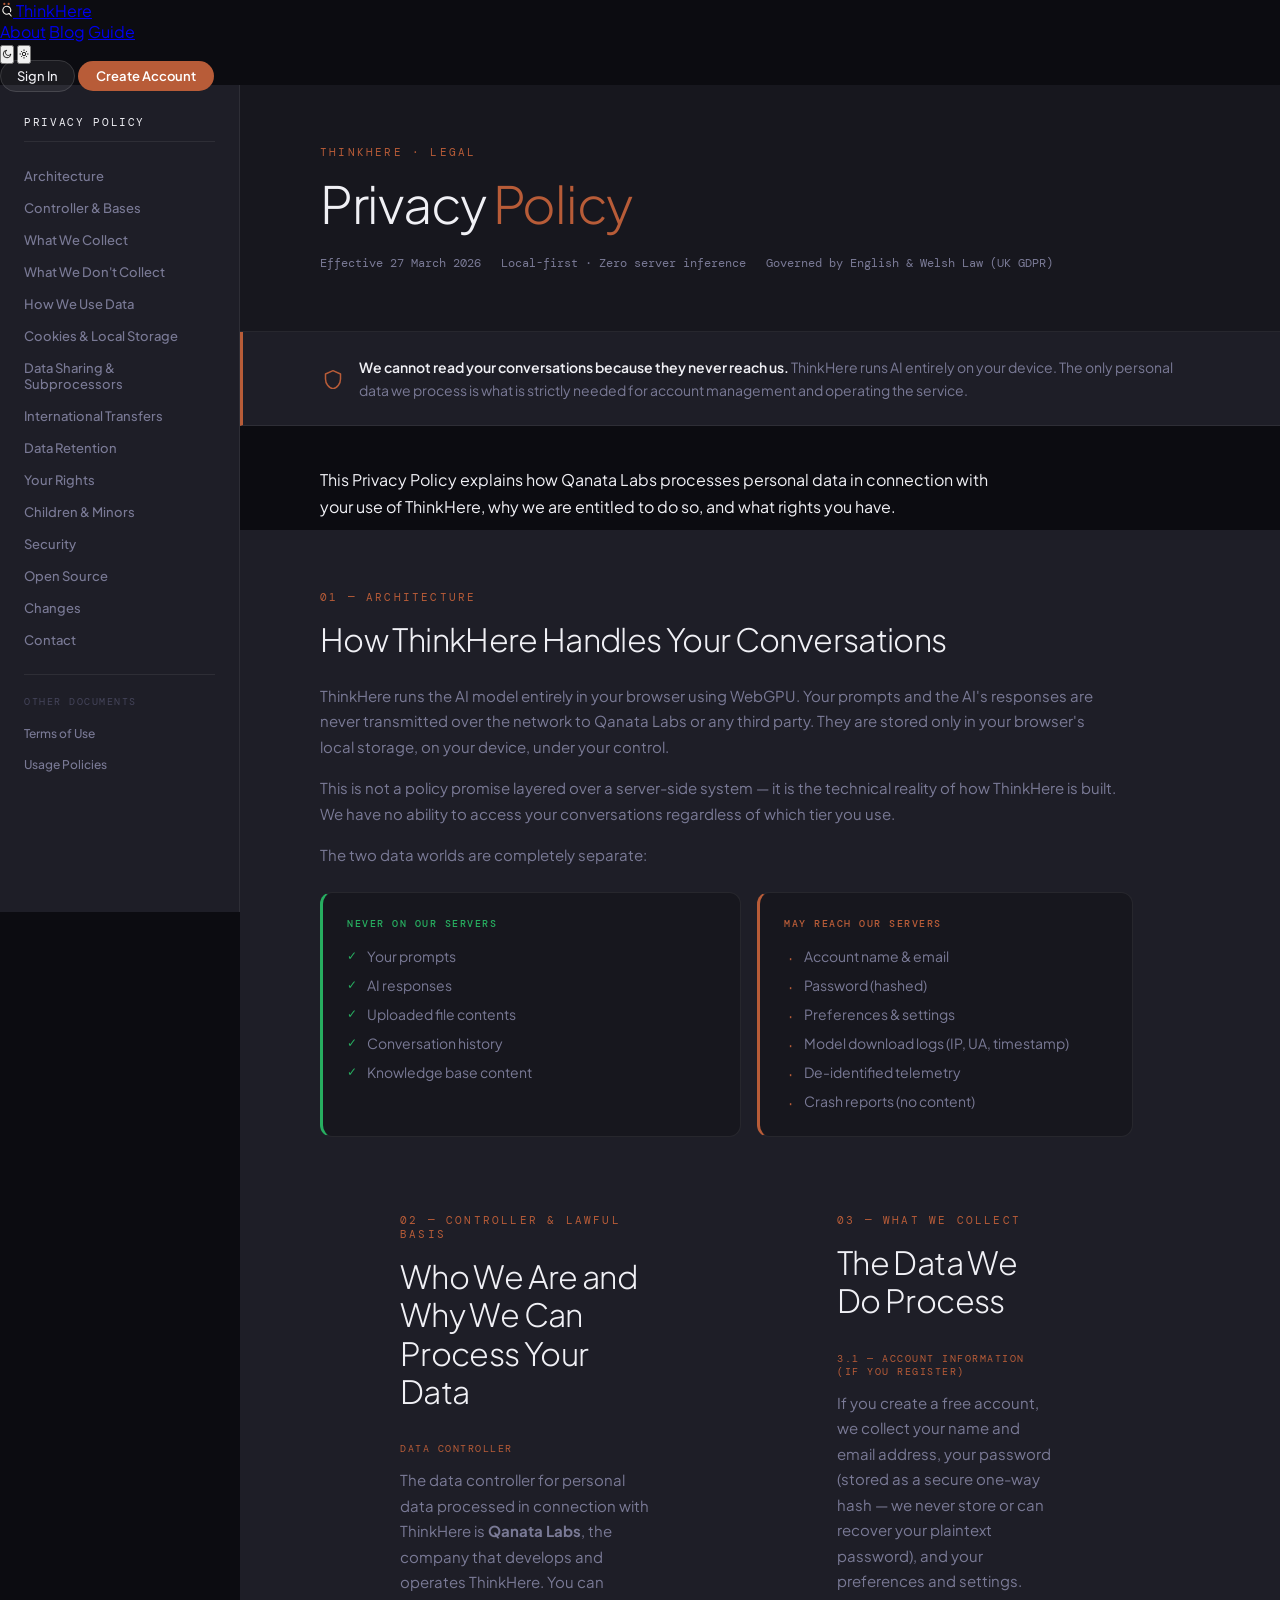
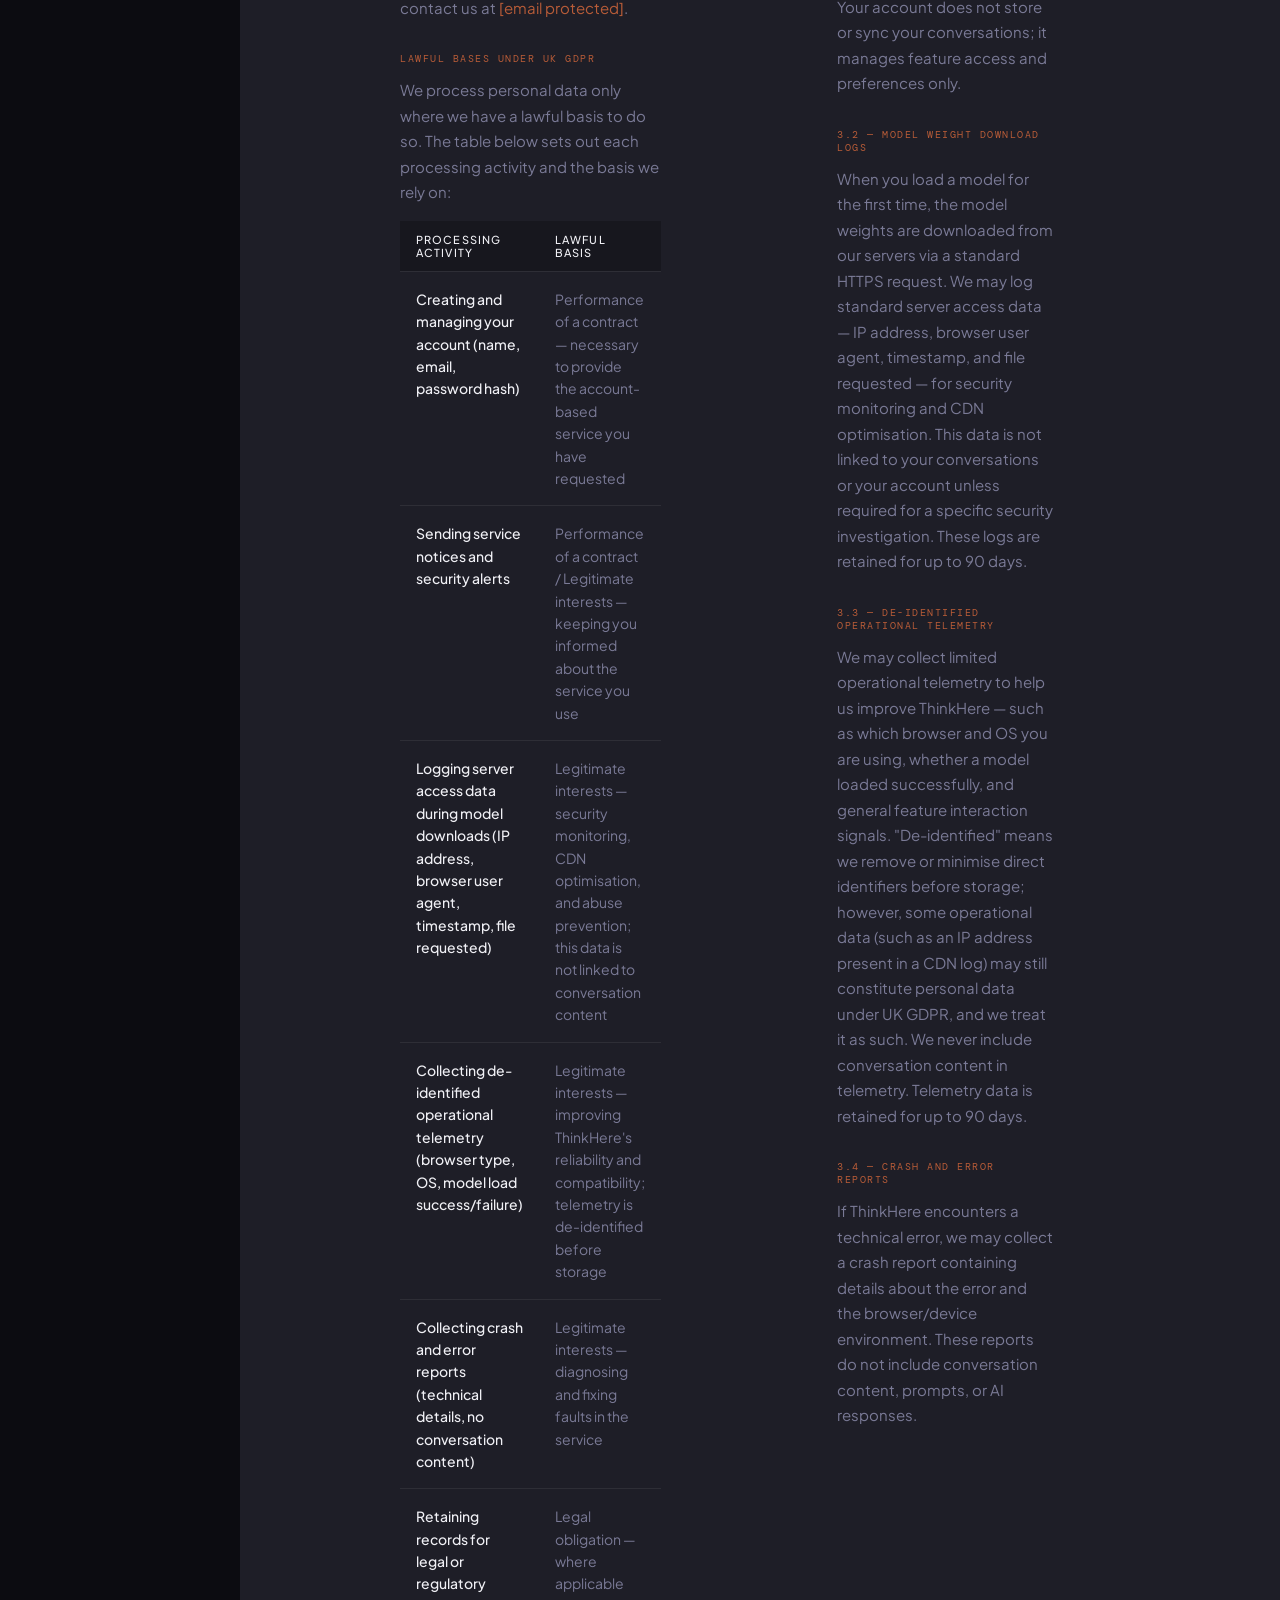
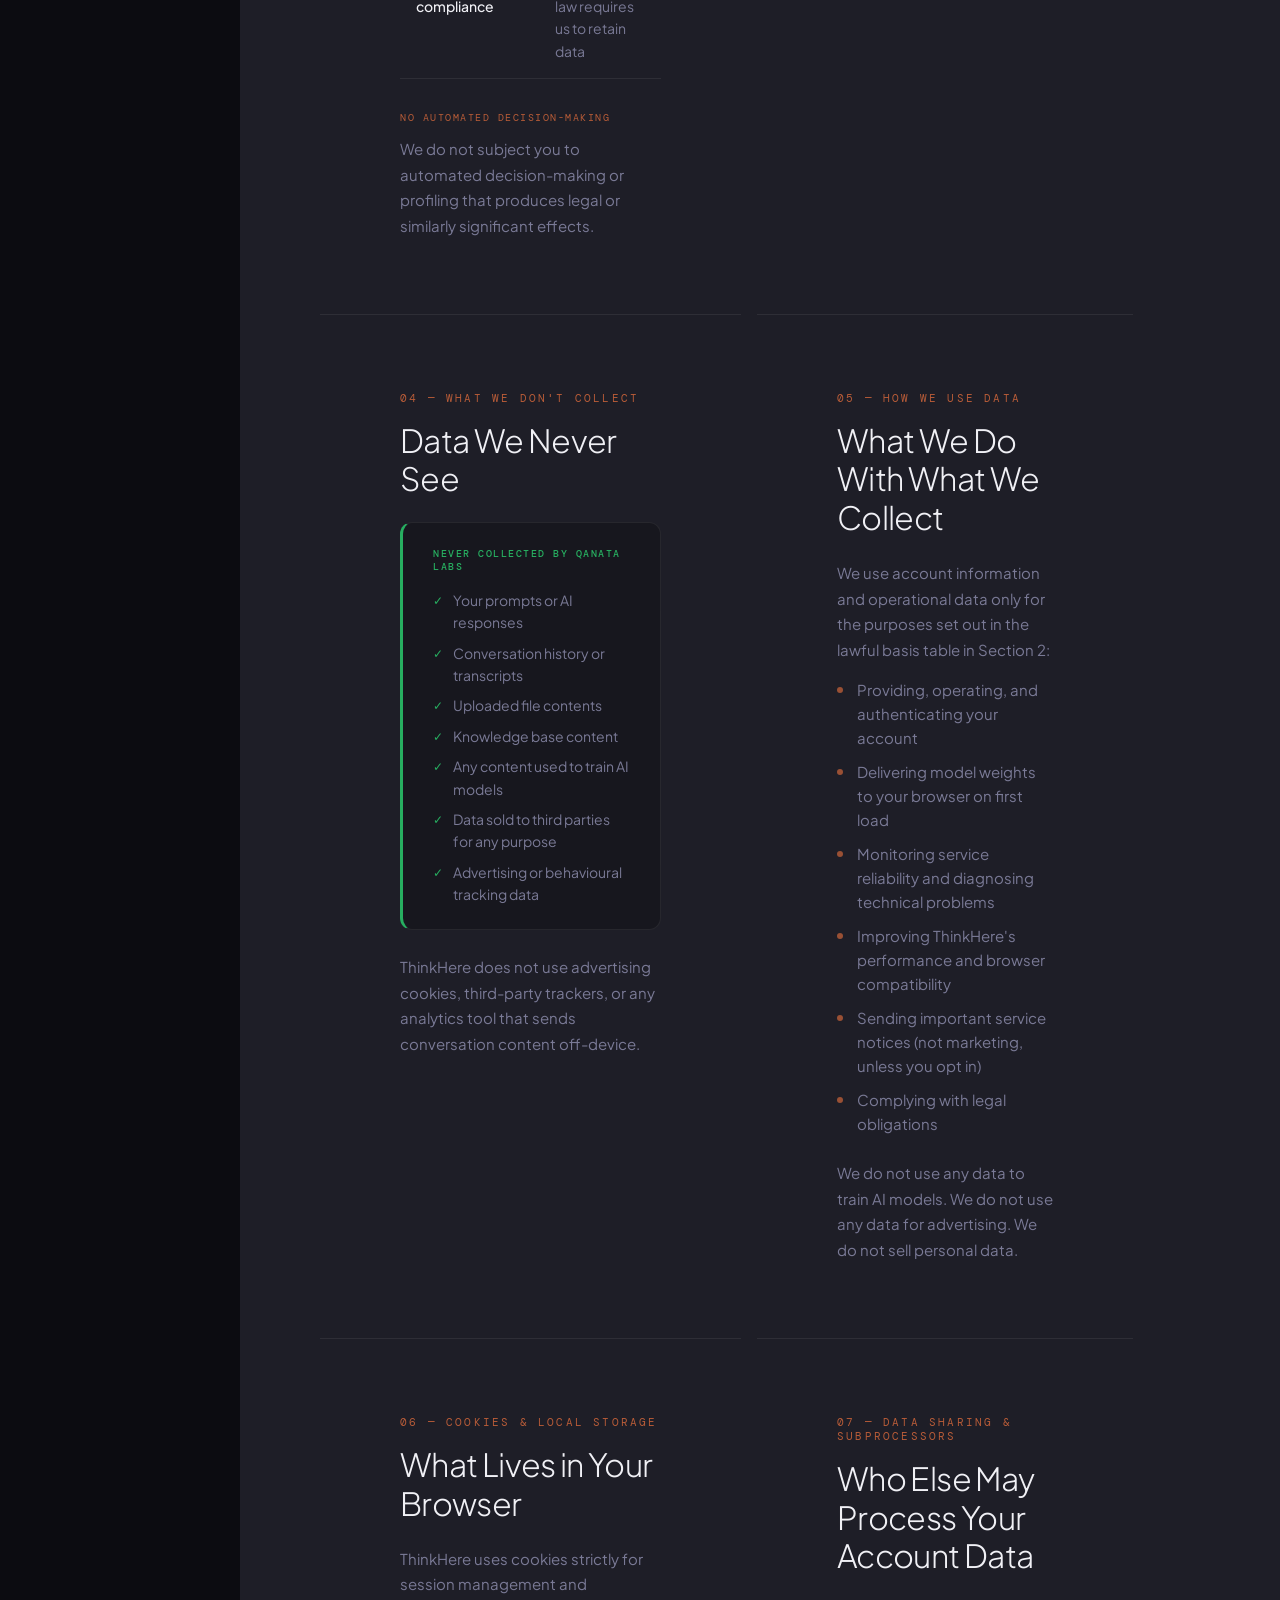
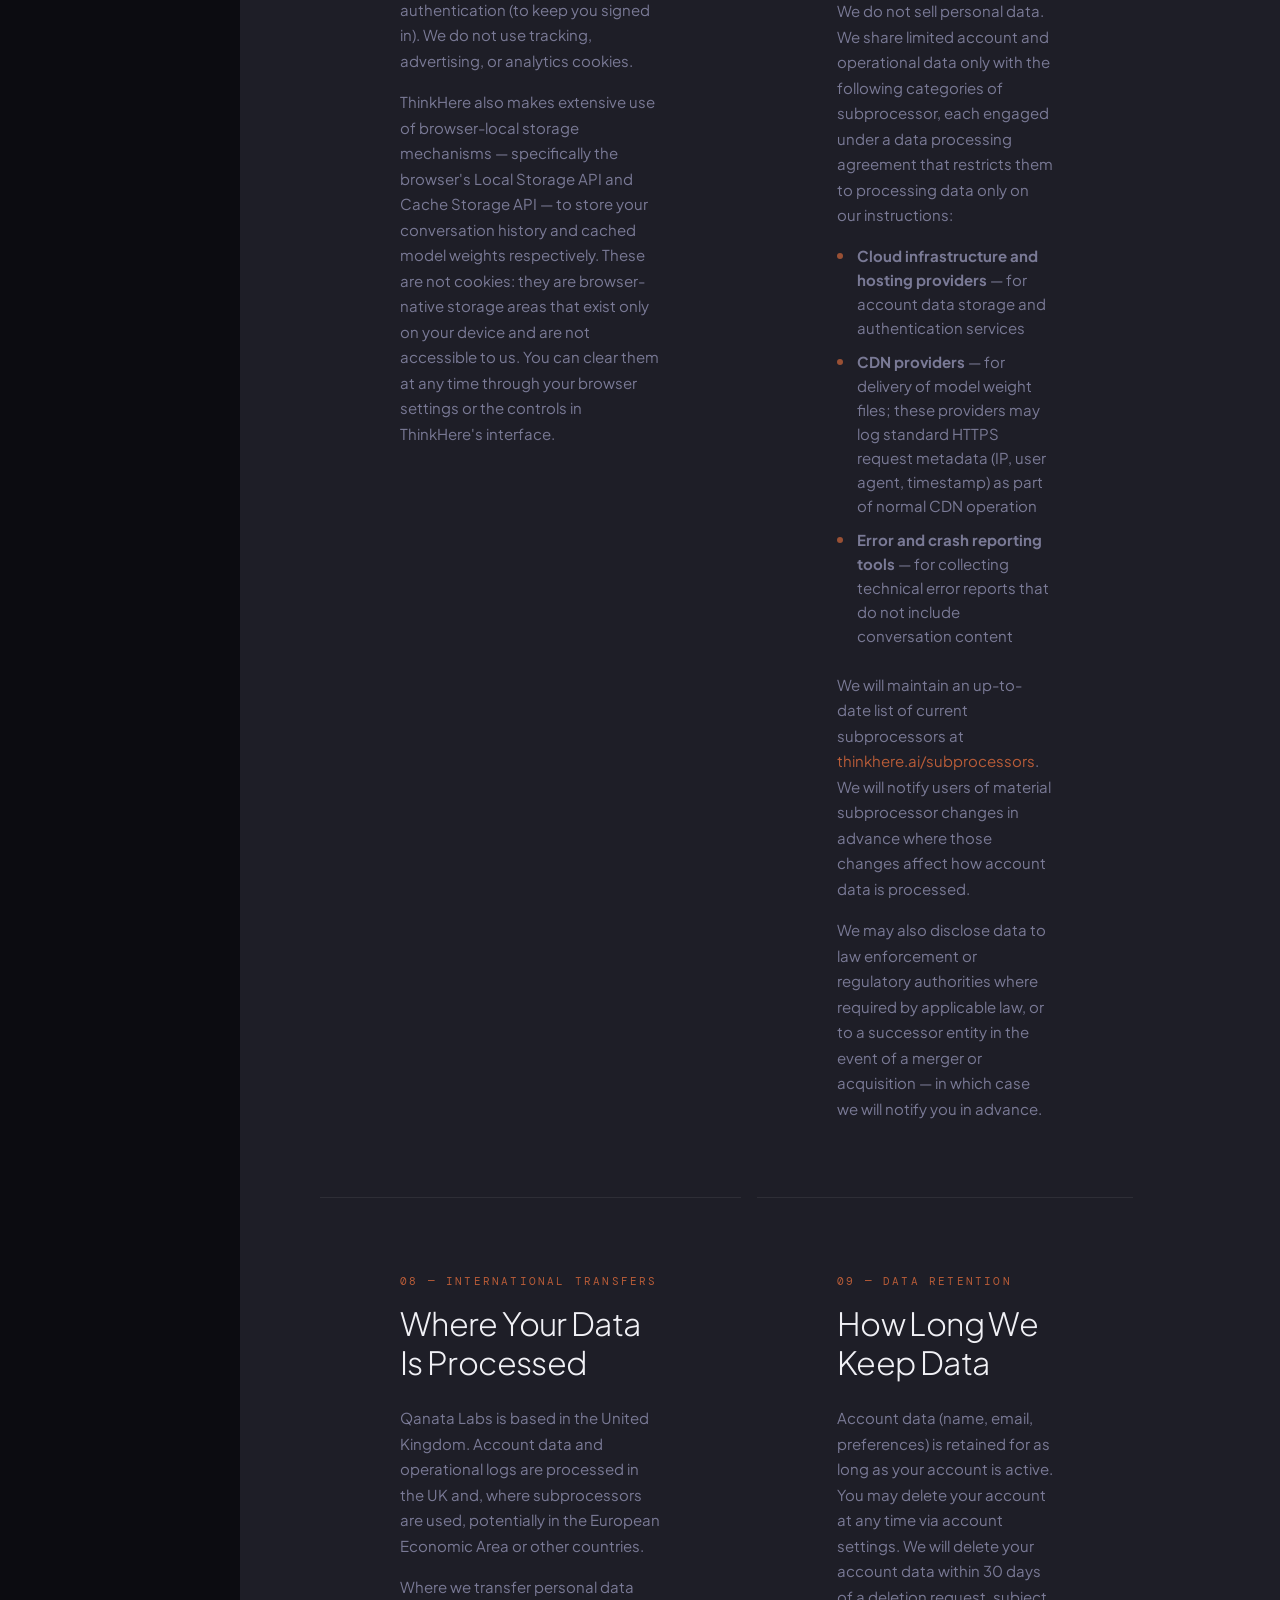
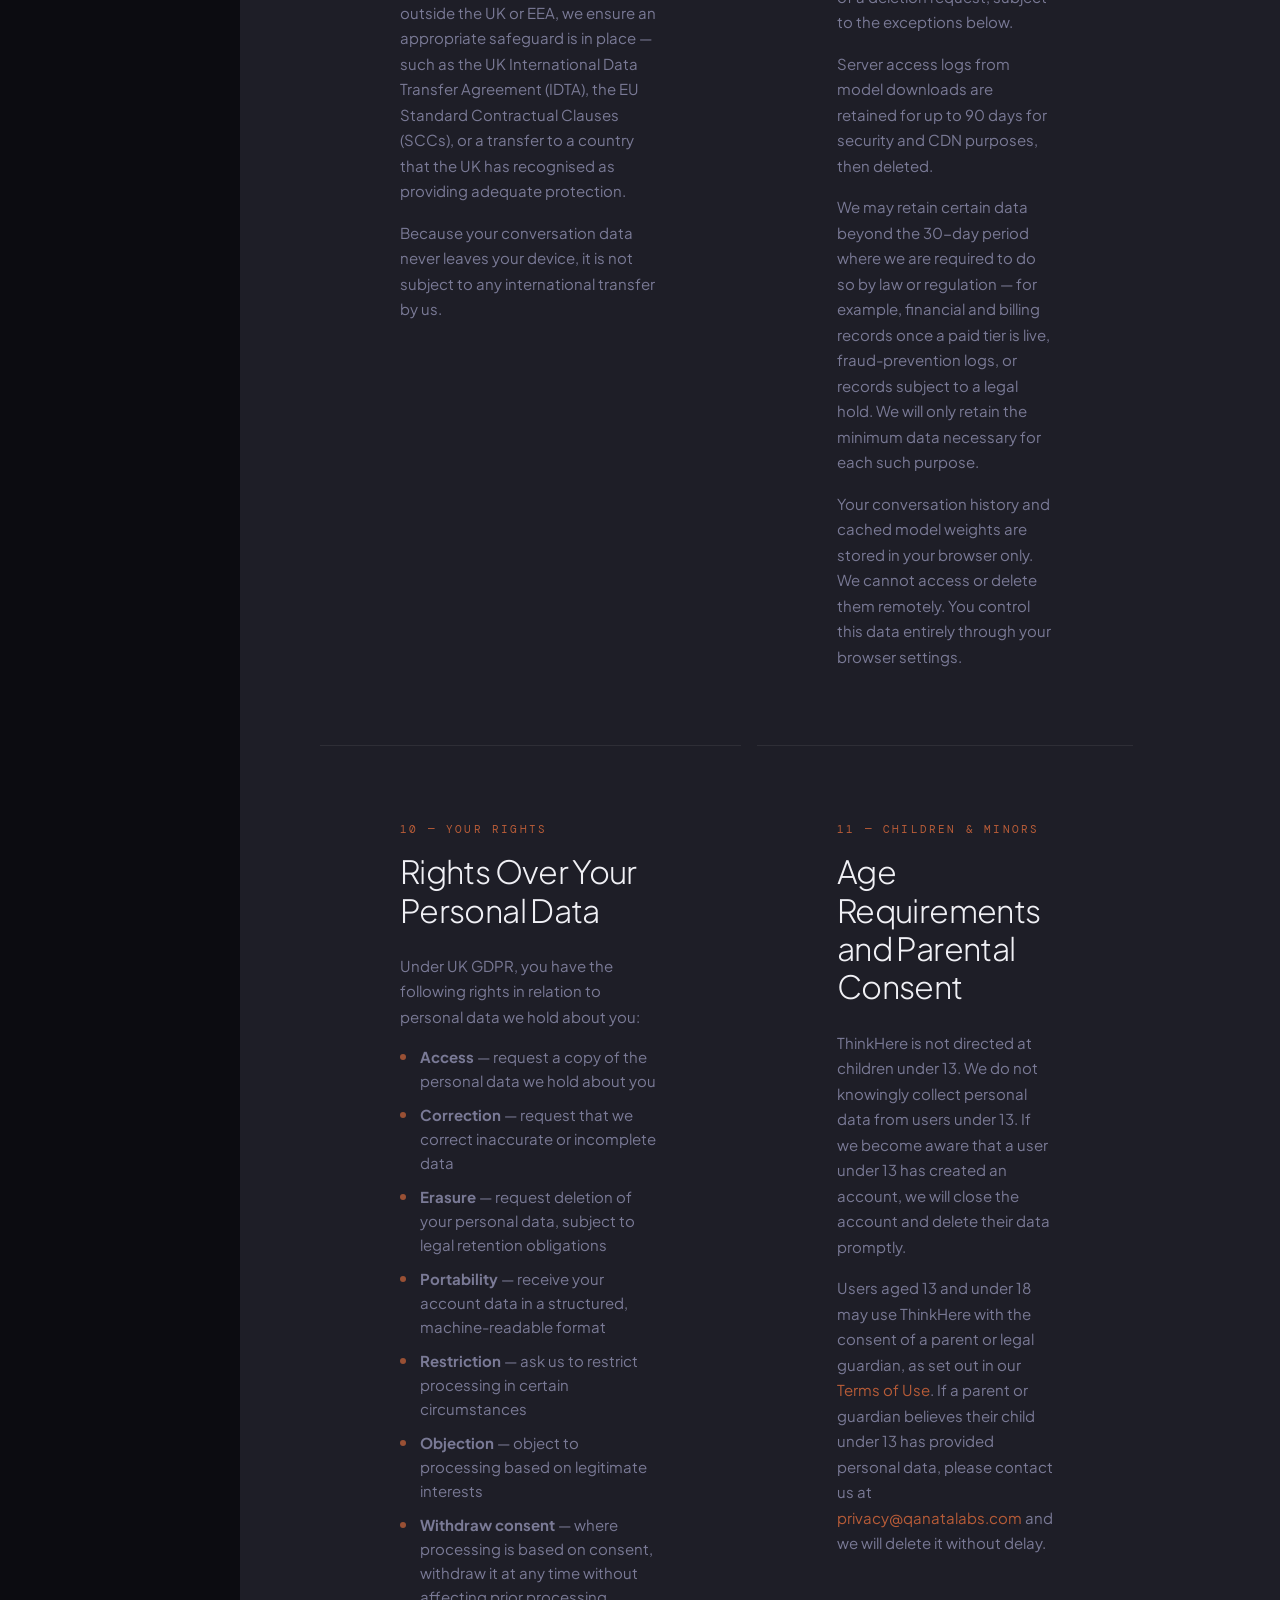
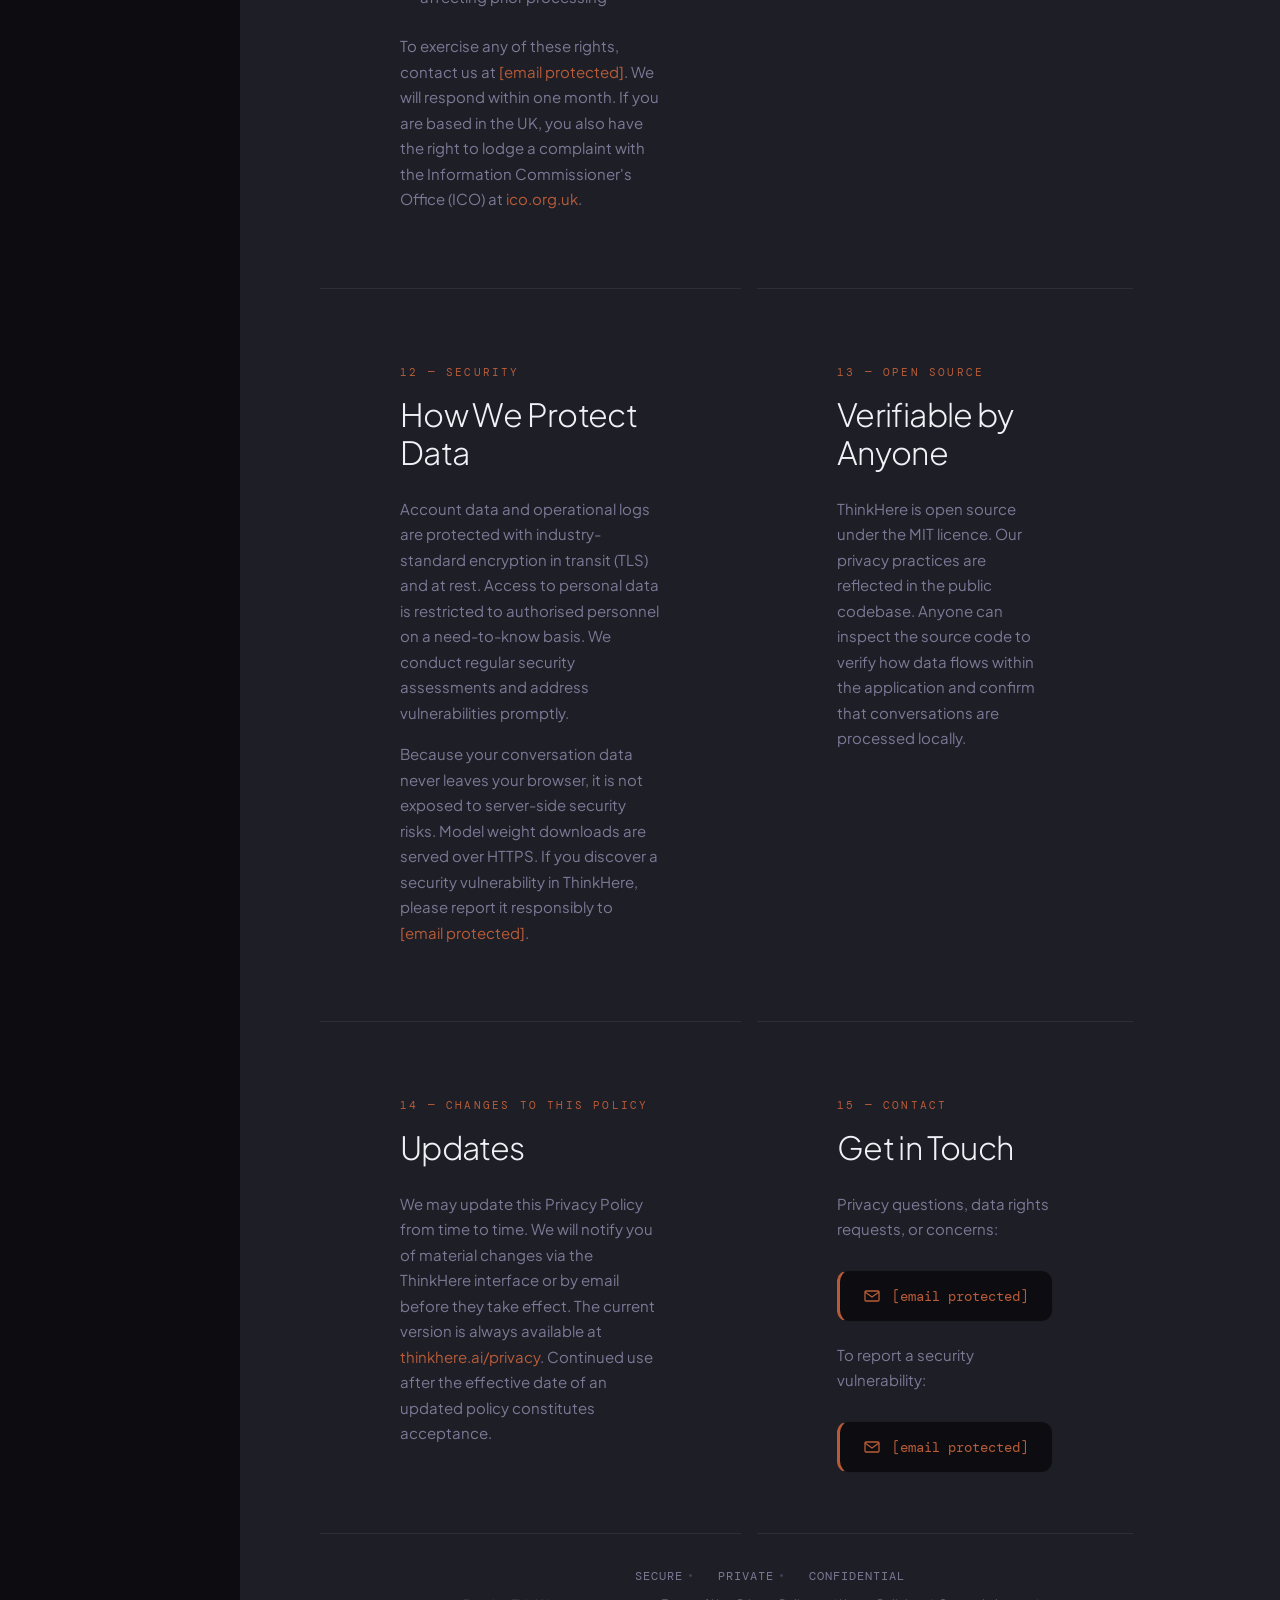
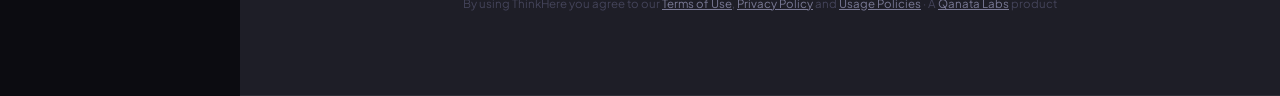
<file: privacy.html>
<!DOCTYPE html>
<html lang="en" data-theme="dark">

<head>
  <meta charset="UTF-8">
  <meta name="viewport" content="width=device-width, initial-scale=1.0">
  <title>Privacy Policy — ThinkHere</title>
  <link
    href="https://fonts.googleapis.com/css2?family=Plus+Jakarta+Sans:ital,wght@0,300;0,400;0,500;0,600;0,700;1,400&family=DM+Mono:wght@300;400;500&display=swap"
    rel="stylesheet">
  <link rel="stylesheet" href="css/style.css">
  <style>
    /* Specific page style overrides */
    .page-wrap {
      display: flex;
      flex-direction: column;
      min-height: 100vh;
    }

    .page-header {
      position: sticky;
      top: 0;
      z-index: 100;
    }
  </style>
</head>

<body>
  <div class="page-wrap">
    <header class="page-header">
      <a class="page-header-logo" href="/">
        <svg width="13" height="15" viewBox="0 0 72 80" fill="none">
          <circle cx="24" cy="9" r="6" fill="#b85c38" />
          <circle cx="48" cy="9" r="6" fill="#b85c38" />
          <path d="M 58,52 A 22,22 0 1 0 50,62" stroke="#f4f1eb" stroke-width="6" fill="none" stroke-linecap="round"
            class="ql-stroke" />
          <line x1="50" y1="62" x2="62" y2="76" stroke="#f4f1eb" stroke-width="6" stroke-linecap="round"
            class="ql-stroke" />
        </svg>
        ThinkHere
      </a>
      <div class="page-header-right">
        <a class="page-nav" href="about.html">About</a>
        <a class="page-nav" href="blog.html">Blog</a>
        <a class="page-nav" class="page-nav" href="guide.html">Guide</a>
        <div class="page-theme-toggle">
          <button class="page-theme-btn active" id="btn-dark" onclick="setTheme('dark')">
            <svg width="10" height="10" viewBox="0 0 24 24" fill="none">
              <path d="M21 12.79A9 9 0 1111.21 3a7 7 0 109.79 9.79z" stroke="currentColor" stroke-width="2"
                stroke-linecap="round" />
            </svg>
          </button>
          <button class="page-theme-btn" id="btn-light" onclick="setTheme('light')">
            <svg width="10" height="10" viewBox="0 0 24 24" fill="none">
              <circle cx="12" cy="12" r="4" stroke="currentColor" stroke-width="2" />
              <path
                d="M12 2v2M12 20v2M2 12h2M20 12h2M5.63 5.63l1.41 1.41M16.96 16.96l1.41 1.41M5.63 18.37l1.41-1.41M16.96 7.04l1.41-1.41"
                stroke="currentColor" stroke-width="2" stroke-linecap="round" />
            </svg>
          </button>
        </div>
        <a class="btn-top-ghost" href="#" onclick="signIn(); return false;">Sign In</a>
        <a class="btn-top-solid" href="https://app.thinkhere.ai/?mode=signup">Create Account</a>
      </div>
    </header>
    <div class="legal-layout">
      <div class="doc-nav">
        <div class="nav-doc-title">Privacy Policy</div>
        <ul>
          <li><a href="#s1">Architecture</a></li>
          <li><a href="#s2">Controller &amp; Bases</a></li>
          <li><a href="#s3">What We Collect</a></li>
          <li><a href="#s4">What We Don't Collect</a></li>
          <li><a href="#s5">How We Use Data</a></li>
          <li><a href="#s6">Cookies &amp; Local Storage</a></li>
          <li><a href="#s7">Data Sharing &amp; Subprocessors</a></li>
          <li><a href="#s8">International Transfers</a></li>
          <li><a href="#s9">Data Retention</a></li>
          <li><a href="#s10">Your Rights</a></li>
          <li><a href="#s11">Children &amp; Minors</a></li>
          <li><a href="#s12">Security</a></li>
          <li><a href="#s13">Open Source</a></li>
          <li><a href="#s14">Changes</a></li>
          <li><a href="#s15">Contact</a></li>
        </ul>
        <div class="nav-divider"></div>
        <div class="nav-other-label">Other Documents</div>
        <ul class="nav-other">
          <li><a href="thinkhere-terms-of-use.html">Terms of Use</a></li>
          <li><a href="thinkhere-usage-policies.html">Usage Policies</a></li>
        </ul>
      </div>

      <div class="doc-main">
        <div class="legal-cover">
          <div class="cover-grain"></div>
          <div class="cover-label">ThinkHere · Legal</div>
          <h1 class="cover-title">Privacy <em>Policy</em></h1>
          <div class="cover-meta">
            <span>Effective 27 March 2026</span>
            <span>Local-first · Zero server inference</span>
            <span>Governed by English &amp; Welsh Law (UK GDPR)</span>
          </div>
        </div>

        <div class="notice-banner">
          <svg width="20" height="20" viewBox="0 0 20 20" fill="none">
            <path d="M10 1.667L2.5 5v5c0 4.583 3.208 8.875 7.5 9.833 4.292-.958 7.5-5.25 7.5-9.833V5L10 1.667z"
              stroke="currentColor" stroke-width="1.5" stroke-linejoin="round" />
          </svg>
          <p><strong>We cannot read your conversations because they never reach us.</strong> ThinkHere runs AI entirely
            on your device. The only personal data we process is what is strictly needed for account management and
            operating the service.</p>
        </div>

        <p class="intro-para">This Privacy Policy explains how Qanata Labs processes personal data in connection with
          your use of ThinkHere, why we are entitled to do so, and what rights you have.</p>

        <div class="doc-section dark" id="s1">
          <span class="section-number">01 — Architecture</span>
          <h2 class="section-heading">How ThinkHere Handles Your Conversations</h2>
          <p class="body">ThinkHere runs the AI model entirely in your browser using WebGPU. Your prompts and the AI's
            responses are never transmitted over the network to Qanata Labs or any third party. They are stored only in
            your browser's local storage, on your device, under your control.</p>
          <p class="body">This is not a policy promise layered over a server-side system — it is the technical reality
            of how ThinkHere is built. We have no ability to access your conversations regardless of which tier you use.
          </p>
          <p class="body">The two data worlds are completely separate:</p>
          <div class="bucket-grid">
            <div class="bucket no">
              <div class="bucket-label">Never on our servers</div>
              <ul>
                <li>Your prompts</li>
                <li>AI responses</li>
                <li>Uploaded file contents</li>
                <li>Conversation history</li>
                <li>Knowledge base content</li>
              </ul>
            </div>
            <div class="bucket yes">
              <div class="bucket-label">May reach our servers</div>
              <ul>
                <li>Account name &amp; email</li>
                <li>Password (hashed)</li>
                <li>Preferences &amp; settings</li>
                <li>Model download logs (IP, UA, timestamp)</li>
                <li>De-identified telemetry</li>
                <li>Crash reports (no content)</li>
              </ul>
            </div>


            <div class="doc-section" id="s2">
              <span class="section-number">02 — Controller &amp; Lawful Basis</span>
              <h2 class="section-heading">Who We Are and Why We Can Process Your Data</h2>
              <span class="sub-label">Data controller</span>
              <p class="body">The data controller for personal data processed in connection with ThinkHere is
                <strong>Qanata Labs</strong>, the company that develops and operates ThinkHere. You can contact us at <a
                  href="/cdn-cgi/l/email-protection#2a5a58435c4b49536a5b4b444b5e4b464b485904494547"><span
                    class="__cf_email__"
                    data-cfemail="2252504b5443415b6253434c4356434e4340510c414d4f">[email&#160;protected]</span></a>.</p>
              <span class="sub-label">Lawful bases under UK GDPR</span>
              <p class="body">We process personal data only where we have a lawful basis to do so. The table below sets
                out each processing activity and the basis we rely on:</p>
              <table class="basis-table">
                <tr>
                  <th>Processing activity</th>
                  <th>Lawful basis</th>
                </tr>
                <tr>
                  <td>Creating and managing your account (name, email, password hash)</td>
                  <td>Performance of a contract — necessary to provide the account-based service you have requested</td>
                </tr>
                <tr>
                  <td>Sending service notices and security alerts</td>
                  <td>Performance of a contract / Legitimate interests — keeping you informed about the service you use
                  </td>
                </tr>
                <tr>
                  <td>Logging server access data during model downloads (IP address, browser user agent, timestamp, file
                    requested)</td>
                  <td>Legitimate interests — security monitoring, CDN optimisation, and abuse prevention; this data is
                    not linked to conversation content</td>
                </tr>
                <tr>
                  <td>Collecting de-identified operational telemetry (browser type, OS, model load success/failure)</td>
                  <td>Legitimate interests — improving ThinkHere's reliability and compatibility; telemetry is
                    de-identified before storage</td>
                </tr>
                <tr>
                  <td>Collecting crash and error reports (technical details, no conversation content)</td>
                  <td>Legitimate interests — diagnosing and fixing faults in the service</td>
                </tr>
                <tr>
                  <td>Retaining records for legal or regulatory compliance</td>
                  <td>Legal obligation — where applicable law requires us to retain data</td>
                </tr>
              </table>
              <span class="sub-label">No automated decision-making</span>
              <p class="body">We do not subject you to automated decision-making or profiling that produces legal or
                similarly significant effects.</p>
            </div>



            <div class="doc-section dark" id="s3">
              <span class="section-number">03 — What We Collect</span>
              <h2 class="section-heading">The Data We Do Process</h2>
              <span class="sub-label">3.1 — Account information (if you register)</span>
              <p class="body">If you create a free account, we collect your name and email address, your password
                (stored as a secure one-way hash — we never store or can recover your plaintext password), and your
                preferences and settings. Your account does not store or sync your conversations; it manages feature
                access and preferences only.</p>
              <span class="sub-label">3.2 — Model weight download logs</span>
              <p class="body">When you load a model for the first time, the model weights are downloaded from our
                servers via a standard HTTPS request. We may log standard server access data — IP address, browser user
                agent, timestamp, and file requested — for security monitoring and CDN optimisation. This data is not
                linked to your conversations or your account unless required for a specific security investigation.
                These logs are retained for up to 90 days.</p>
              <span class="sub-label">3.3 — De-identified operational telemetry</span>
              <p class="body">We may collect limited operational telemetry to help us improve ThinkHere — such as which
                browser and OS you are using, whether a model loaded successfully, and general feature interaction
                signals. "De-identified" means we remove or minimise direct identifiers before storage; however, some
                operational data (such as an IP address present in a CDN log) may still constitute personal data under
                UK GDPR, and we treat it as such. We never include conversation content in telemetry. Telemetry data is
                retained for up to 90 days.</p>
              <span class="sub-label">3.4 — Crash and error reports</span>
              <p class="body">If ThinkHere encounters a technical error, we may collect a crash report containing
                details about the error and the browser/device environment. These reports do not include conversation
                content, prompts, or AI responses.</p>
            </div>



            <div class="doc-section" id="s4">
              <span class="section-number">04 — What We Don't Collect</span>
              <h2 class="section-heading">Data We Never See</h2>
              <div class="never-box">
                <div class="never-box-label">Never collected by Qanata Labs</div>
                <ul>
                  <li>Your prompts or AI responses</li>
                  <li>Conversation history or transcripts</li>
                  <li>Uploaded file contents</li>
                  <li>Knowledge base content</li>
                  <li>Any content used to train AI models</li>
                  <li>Data sold to third parties for any purpose</li>
                  <li>Advertising or behavioural tracking data</li>
                </ul>
              </div>
              <p class="body">ThinkHere does not use advertising cookies, third-party trackers, or any analytics tool
                that sends conversation content off-device.</p>
            </div>



            <div class="doc-section dark" id="s5">
              <span class="section-number">05 — How We Use Data</span>
              <h2 class="section-heading">What We Do With What We Collect</h2>
              <p class="body">We use account information and operational data only for the purposes set out in the
                lawful basis table in Section 2:</p>
              <ul class="doc-list">
                <li>Providing, operating, and authenticating your account</li>
                <li>Delivering model weights to your browser on first load</li>
                <li>Monitoring service reliability and diagnosing technical problems</li>
                <li>Improving ThinkHere's performance and browser compatibility</li>
                <li>Sending important service notices (not marketing, unless you opt in)</li>
                <li>Complying with legal obligations</li>
              </ul>
              <p class="body">We do not use any data to train AI models. We do not use any data for advertising. We do
                not sell personal data.</p>
            </div>



            <div class="doc-section" id="s6">
              <span class="section-number">06 — Cookies &amp; Local Storage</span>
              <h2 class="section-heading">What Lives in Your Browser</h2>
              <p class="body">ThinkHere uses cookies strictly for session management and authentication (to keep you
                signed in). We do not use tracking, advertising, or analytics cookies.</p>
              <p class="body">ThinkHere also makes extensive use of browser-local storage mechanisms — specifically the
                browser's Local Storage API and Cache Storage API — to store your conversation history and cached model
                weights respectively. These are not cookies: they are browser-native storage areas that exist only on
                your device and are not accessible to us. You can clear them at any time through your browser settings
                or the controls in ThinkHere's interface.</p>
            </div>



            <div class="doc-section dark" id="s7">
              <span class="section-number">07 — Data Sharing &amp; Subprocessors</span>
              <h2 class="section-heading">Who Else May Process Your Account Data</h2>
              <p class="body">We do not sell personal data. We share limited account and operational data only with the
                following categories of subprocessor, each engaged under a data processing agreement that restricts them
                to processing data only on our instructions:</p>
              <ul class="doc-list">
                <li><strong>Cloud infrastructure and hosting providers</strong> — for account data storage and
                  authentication services</li>
                <li><strong>CDN providers</strong> — for delivery of model weight files; these providers may log
                  standard HTTPS request metadata (IP, user agent, timestamp) as part of normal CDN operation</li>
                <li><strong>Error and crash reporting tools</strong> — for collecting technical error reports that do
                  not include conversation content</li>
              </ul>
              <p class="body">We will maintain an up-to-date list of current subprocessors at <a
                  href="https://thinkhere.ai/subprocessors">thinkhere.ai/subprocessors</a>. We will notify users of
                material subprocessor changes in advance where those changes affect how account data is processed.</p>
              <p class="body">We may also disclose data to law enforcement or regulatory authorities where required by
                applicable law, or to a successor entity in the event of a merger or acquisition — in which case we will
                notify you in advance.</p>
            </div>



            <div class="doc-section" id="s8">
              <span class="section-number">08 — International Transfers</span>
              <h2 class="section-heading">Where Your Data Is Processed</h2>
              <p class="body">Qanata Labs is based in the United Kingdom. Account data and operational logs are
                processed in the UK and, where subprocessors are used, potentially in the European Economic Area or
                other countries.</p>
              <p class="body">Where we transfer personal data outside the UK or EEA, we ensure an appropriate safeguard
                is in place — such as the UK International Data Transfer Agreement (IDTA), the EU Standard Contractual
                Clauses (SCCs), or a transfer to a country that the UK has recognised as providing adequate protection.
              </p>
              <p class="body">Because your conversation data never leaves your device, it is not subject to any
                international transfer by us.</p>
            </div>



            <div class="doc-section dark" id="s9">
              <span class="section-number">09 — Data Retention</span>
              <h2 class="section-heading">How Long We Keep Data</h2>
              <p class="body">Account data (name, email, preferences) is retained for as long as your account is active.
                You may delete your account at any time via account settings. We will delete your account data within 30
                days of a deletion request, subject to the exceptions below.</p>
              <p class="body">Server access logs from model downloads are retained for up to 90 days for security and
                CDN purposes, then deleted.</p>
              <p class="body">We may retain certain data beyond the 30-day period where we are required to do so by law
                or regulation — for example, financial and billing records once a paid tier is live, fraud-prevention
                logs, or records subject to a legal hold. We will only retain the minimum data necessary for each such
                purpose.</p>
              <p class="body">Your conversation history and cached model weights are stored in your browser only. We
                cannot access or delete them remotely. You control this data entirely through your browser settings.</p>
            </div>



            <div class="doc-section" id="s10">
              <span class="section-number">10 — Your Rights</span>
              <h2 class="section-heading">Rights Over Your Personal Data</h2>
              <p class="body">Under UK GDPR, you have the following rights in relation to personal data we hold about
                you:</p>
              <ul class="doc-list">
                <li><strong>Access</strong> — request a copy of the personal data we hold about you</li>
                <li><strong>Correction</strong> — request that we correct inaccurate or incomplete data</li>
                <li><strong>Erasure</strong> — request deletion of your personal data, subject to legal retention
                  obligations</li>
                <li><strong>Portability</strong> — receive your account data in a structured, machine-readable format
                </li>
                <li><strong>Restriction</strong> — ask us to restrict processing in certain circumstances</li>
                <li><strong>Objection</strong> — object to processing based on legitimate interests</li>
                <li><strong>Withdraw consent</strong> — where processing is based on consent, withdraw it at any time
                  without affecting prior processing</li>
              </ul>
              <p class="body">To exercise any of these rights, contact us at <a
                  href="/cdn-cgi/l/email-protection#a0d0d2c9d6c1c3d9e0d1c1cec1d4c1ccc1c2d38ec3cfcd"><span
                    class="__cf_email__"
                    data-cfemail="2c5c5e455a4d4f556c5d4d424d584d404d4e5f024f4341">[email&#160;protected]</span></a>. We
                will respond within one month. If you are based in the UK, you also have the right to lodge a complaint
                with the Information Commissioner's Office (ICO) at <a href="https://ico.org.uk" target="_blank"
                  rel="noopener">ico.org.uk</a>.</p>
            </div>



            <div class="doc-section dark" id="s11">
              <span class="section-number">11 — Children &amp; Minors</span>
              <h2 class="section-heading">Age Requirements and Parental Consent</h2>
              <p class="body">ThinkHere is not directed at children under 13. We do not knowingly collect personal data
                from users under 13. If we become aware that a user under 13 has created an account, we will close the
                account and delete their data promptly.</p>
              <p class="body">Users aged 13 and under 18 may use ThinkHere with the consent of a parent or legal
                guardian, as set out in our <a href="thinkhere-terms-of-use.html">Terms of Use</a>. If a parent or
                guardian believes their child under 13 has provided personal data, please contact us at <a
                  href="mailto:privacy@qanatalabs.com">privacy@qanatalabs.com</a> and we will delete it without delay.
              </p>
            </div>



            <div class="doc-section" id="s12">
              <span class="section-number">12 — Security</span>
              <h2 class="section-heading">How We Protect Data</h2>
              <p class="body">Account data and operational logs are protected with industry-standard encryption in
                transit (TLS) and at rest. Access to personal data is restricted to authorised personnel on a
                need-to-know basis. We conduct regular security assessments and address vulnerabilities promptly.</p>
              <p class="body">Because your conversation data never leaves your browser, it is not exposed to server-side
                security risks. Model weight downloads are served over HTTPS. If you discover a security vulnerability
                in ThinkHere, please report it responsibly to <a
                  href="/cdn-cgi/l/email-protection#4635232533342f323f063727282732272a2724356825292b"><span
                    class="__cf_email__"
                    data-cfemail="0f7c6a6c7a7d667b764f7e6e616e7b6e636e6d7c216c6062">[email&#160;protected]</span></a>.
              </p>
            </div>



            <div class="doc-section dark" id="s13">
              <span class="section-number">13 — Open Source</span>
              <h2 class="section-heading">Verifiable by Anyone</h2>
              <p class="body">ThinkHere is open source under the MIT licence. Our privacy practices are reflected in the
                public codebase. Anyone can inspect the source code to verify how data flows within the application and
                confirm that conversations are processed locally.</p>
            </div>



            <div class="doc-section" id="s14">
              <span class="section-number">14 — Changes to This Policy</span>
              <h2 class="section-heading">Updates</h2>
              <p class="body">We may update this Privacy Policy from time to time. We will notify you of material
                changes via the ThinkHere interface or by email before they take effect. The current version is always
                available at <a href="https://thinkhere.ai/privacy">thinkhere.ai/privacy</a>. Continued use after the
                effective date of an updated policy constitutes acceptance.</p>
            </div>



            <div class="doc-section dark" id="s15">
              <span class="section-number">15 — Contact</span>
              <h2 class="section-heading">Get in Touch</h2>
              <p class="body">Privacy questions, data rights requests, or concerns:</p>
              <div class="contact-card">
                <svg width="16" height="16" viewBox="0 0 16 16" fill="none">
                  <rect x="1" y="3" width="14" height="10" rx="1" stroke="#b85c38" stroke-width="1.3" />
                  <path d="M1 4l7 5 7-5" stroke="#b85c38" stroke-width="1.3" />
                </svg>
                <a href="/cdn-cgi/l/email-protection#61111308170002182110000f0015000d0003124f020e0c"><span
                    class="__cf_email__"
                    data-cfemail="5a2a28332c3b39231a2b3b343b2e3b363b382974393537">[email&#160;protected]</span></a>
              </div>
              <p class="body" style="margin-top:20px;">To report a security vulnerability:</p>
              <div class="contact-card">
                <svg width="16" height="16" viewBox="0 0 16 16" fill="none">
                  <rect x="1" y="3" width="14" height="10" rx="1" stroke="#b85c38" stroke-width="1.3" />
                  <path d="M1 4l7 5 7-5" stroke="#b85c38" stroke-width="1.3" />
                </svg>
                <a href="/cdn-cgi/l/email-protection#93e0f6f0e6e1fae7ead3e2f2fdf2e7f2fff2f1e0bdf0fcfe"><span
                    class="__cf_email__"
                    data-cfemail="7003151305021904093001111e1104111c1112035e131f1d">[email&#160;protected]</span></a>
              </div>



            </div>
          </div>

          <div class="footer-trust">
            <span class="trust-pill">
              <svg viewBox="0 0 24 24">
                <path d="M12 22s8-4 8-10V5l-8-3-8 3v7c0 6 8 10 8 10z" />
              </svg>
              Secure
            </span>
            <span class="trust-dot"></span>
            <span class="trust-pill">
              <svg viewBox="0 0 24 24">
                <rect x="3" y="11" width="18" height="11" rx="2" />
                <path d="M7 11V7a5 5 0 0 1 10 0v4" />
              </svg>
              Private
            </span>
            <span class="trust-dot"></span>
            <span class="trust-pill">
              <svg viewBox="0 0 24 24">
                <circle cx="12" cy="12" r="10" />
                <path d="M12 8v4l3 3" />
              </svg>
              Confidential
            </span>
          </div>
          <p class="legal" style="padding-bottom:24px;">
            By using ThinkHere you agree to our <a href="terms.html">Terms of Use</a>, <a href="privacy.html">Privacy
              Policy</a> and <a href="usage.html">Usage Policies</a> &middot; A <a href="https://www.qanatalabs.com"
              target="_blank" rel="noopener">Qanata Labs</a> product
          </p>

        </div>
        <script>
          function setTheme(t) {
            document.documentElement.setAttribute('data-theme', t);
            document.getElementById('btn-dark').classList.toggle('active', t === 'dark');
            document.getElementById('btn-light').classList.toggle('active', t === 'light');
            var strokeCol = t === 'light' ? '#9a9a9a' : '#f4f1eb';
            document.querySelectorAll('.ql-stroke').forEach(function (el) { el.setAttribute('stroke', strokeCol); });
            localStorage.setItem('thinkhere-theme', t);
          }
          (function () {
            var saved = localStorage.getItem('thinkhere-theme');
            if (saved) setTheme(saved);
          })();
        </script>
        <script type="module" src="js/auth.js"></script>
</body>

</html>
</file>
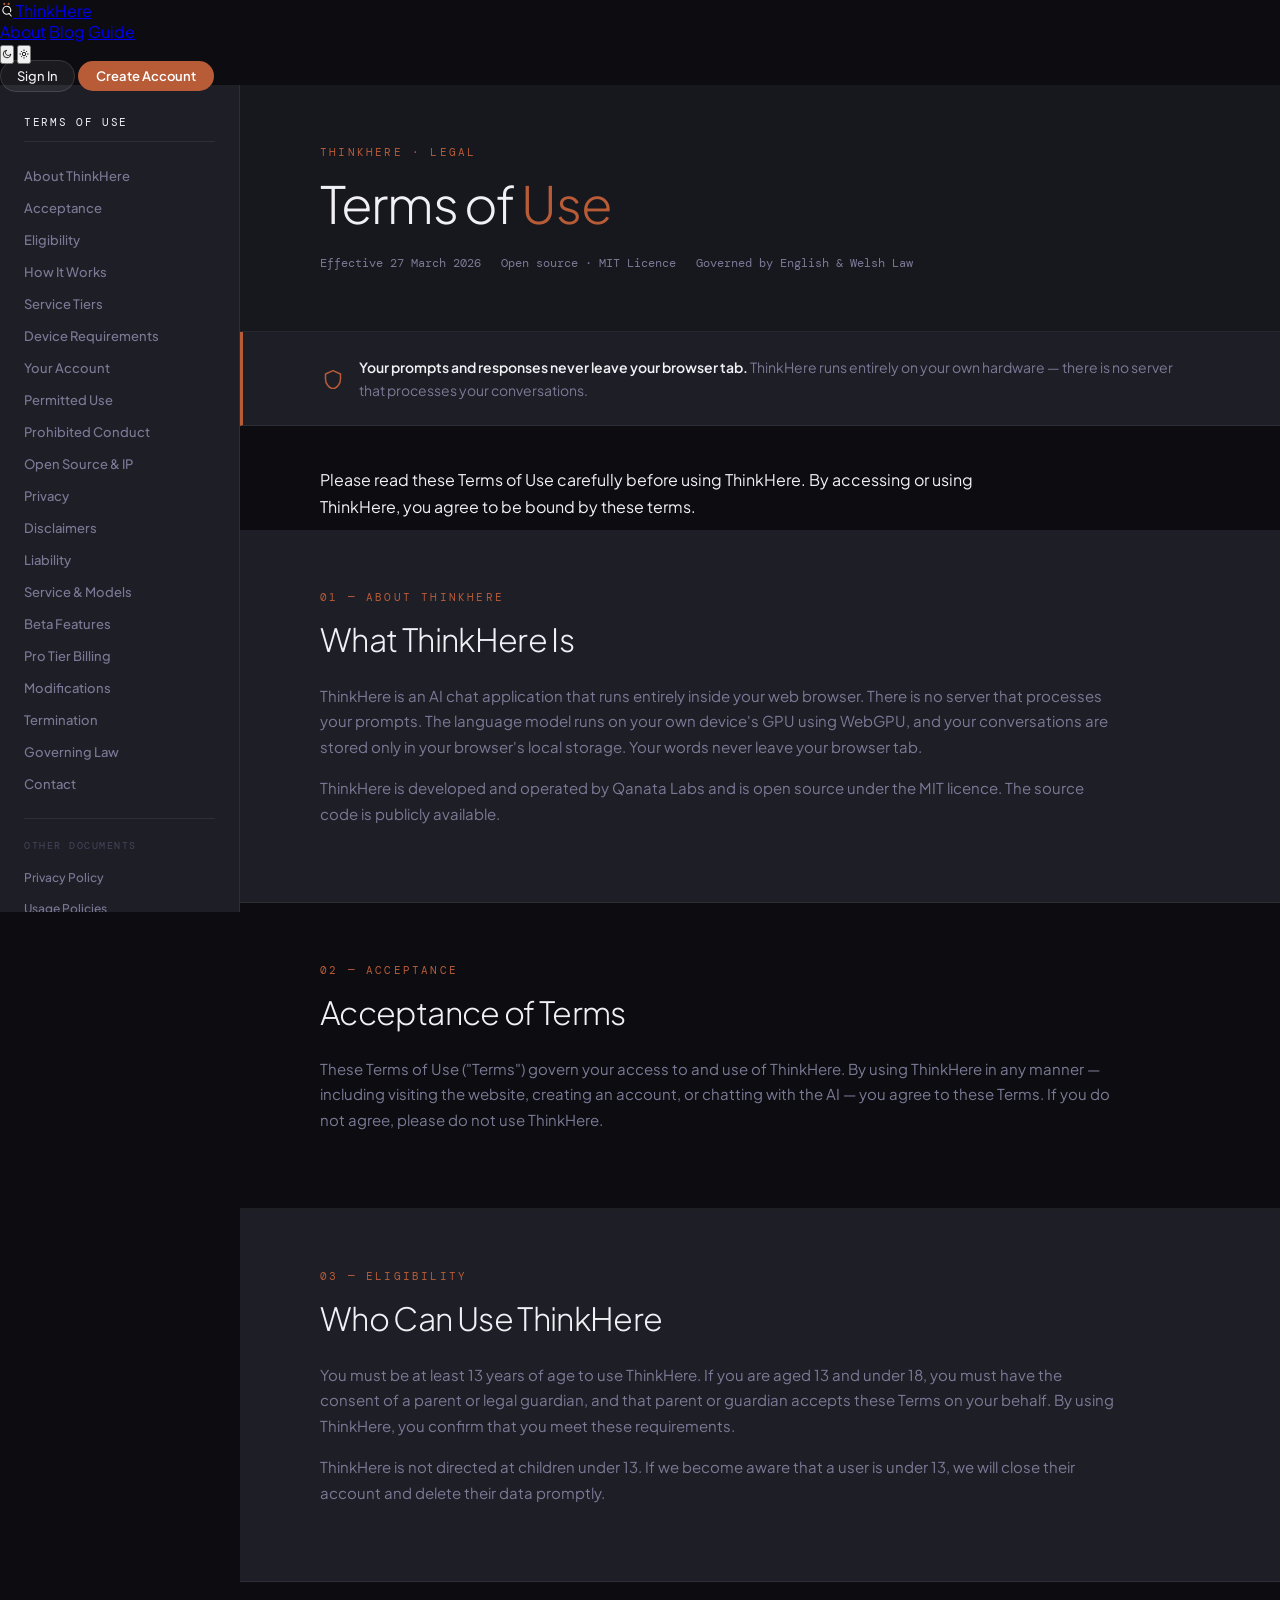
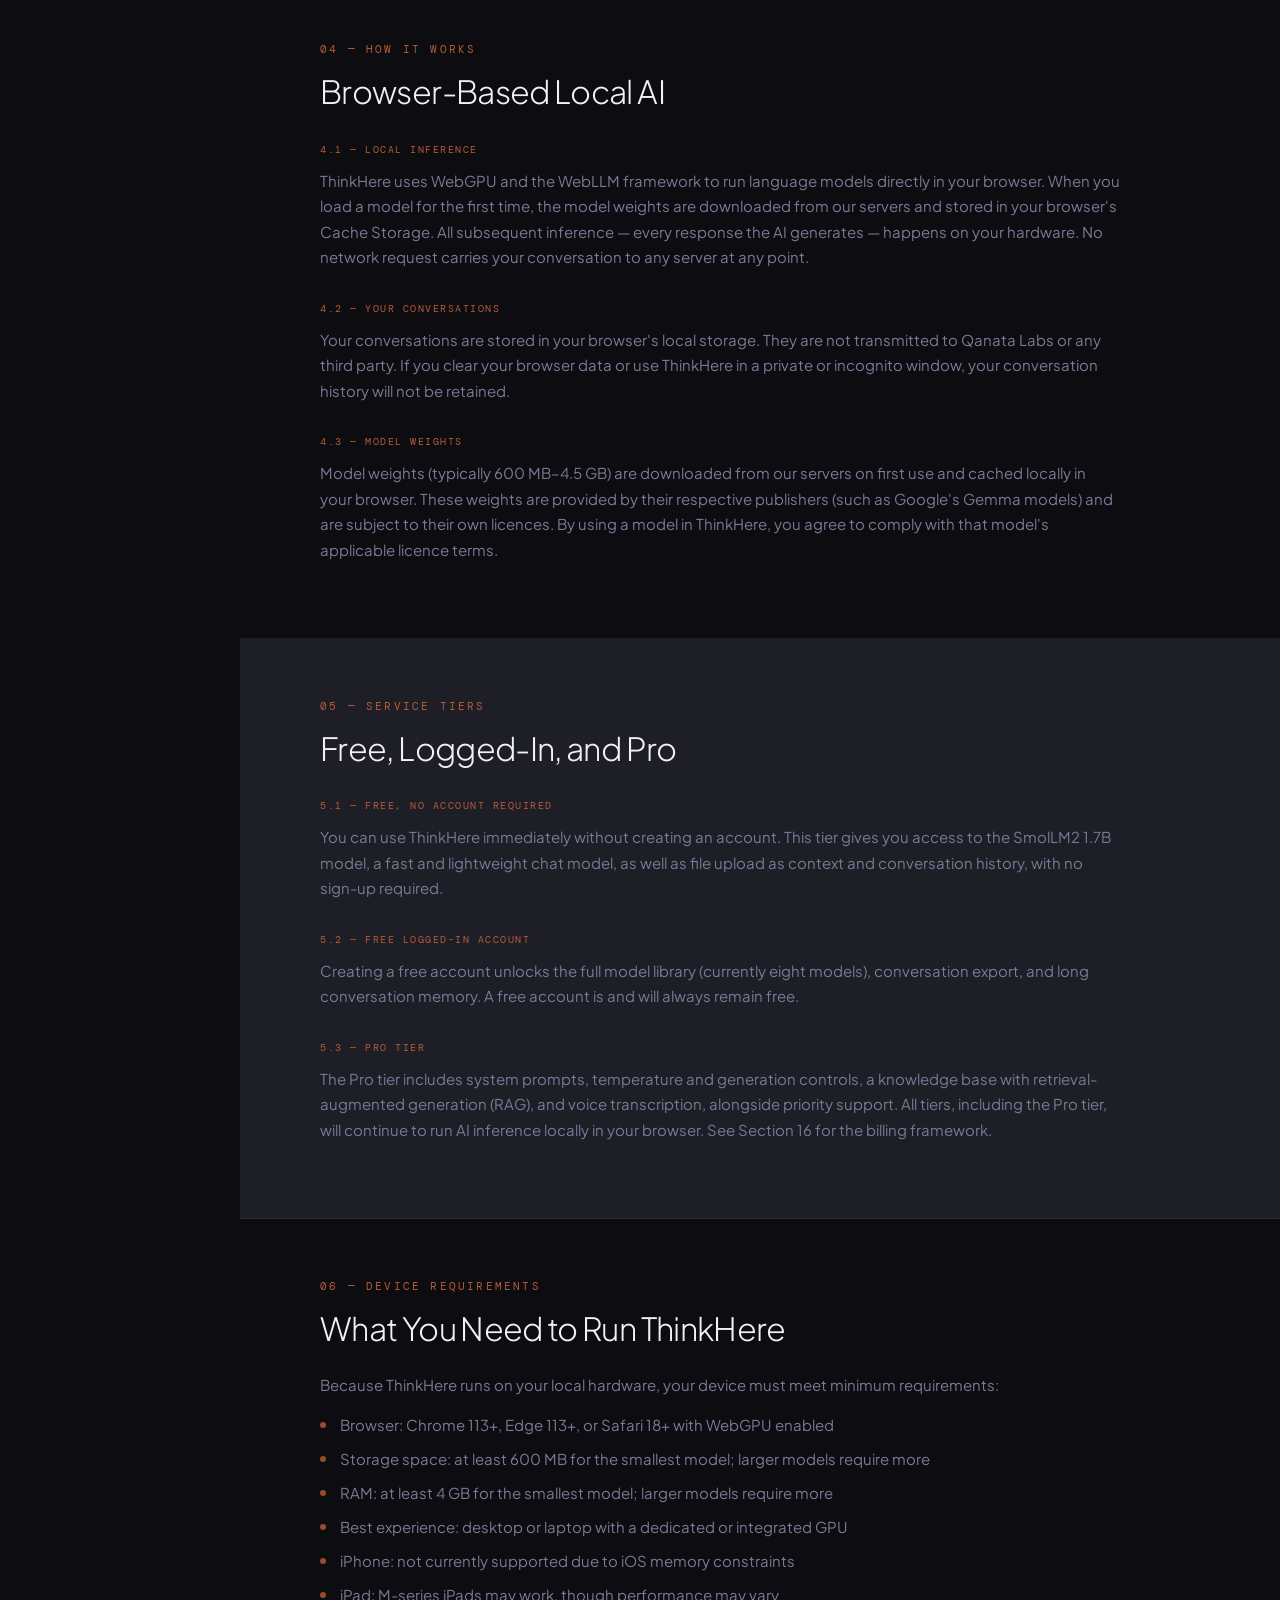
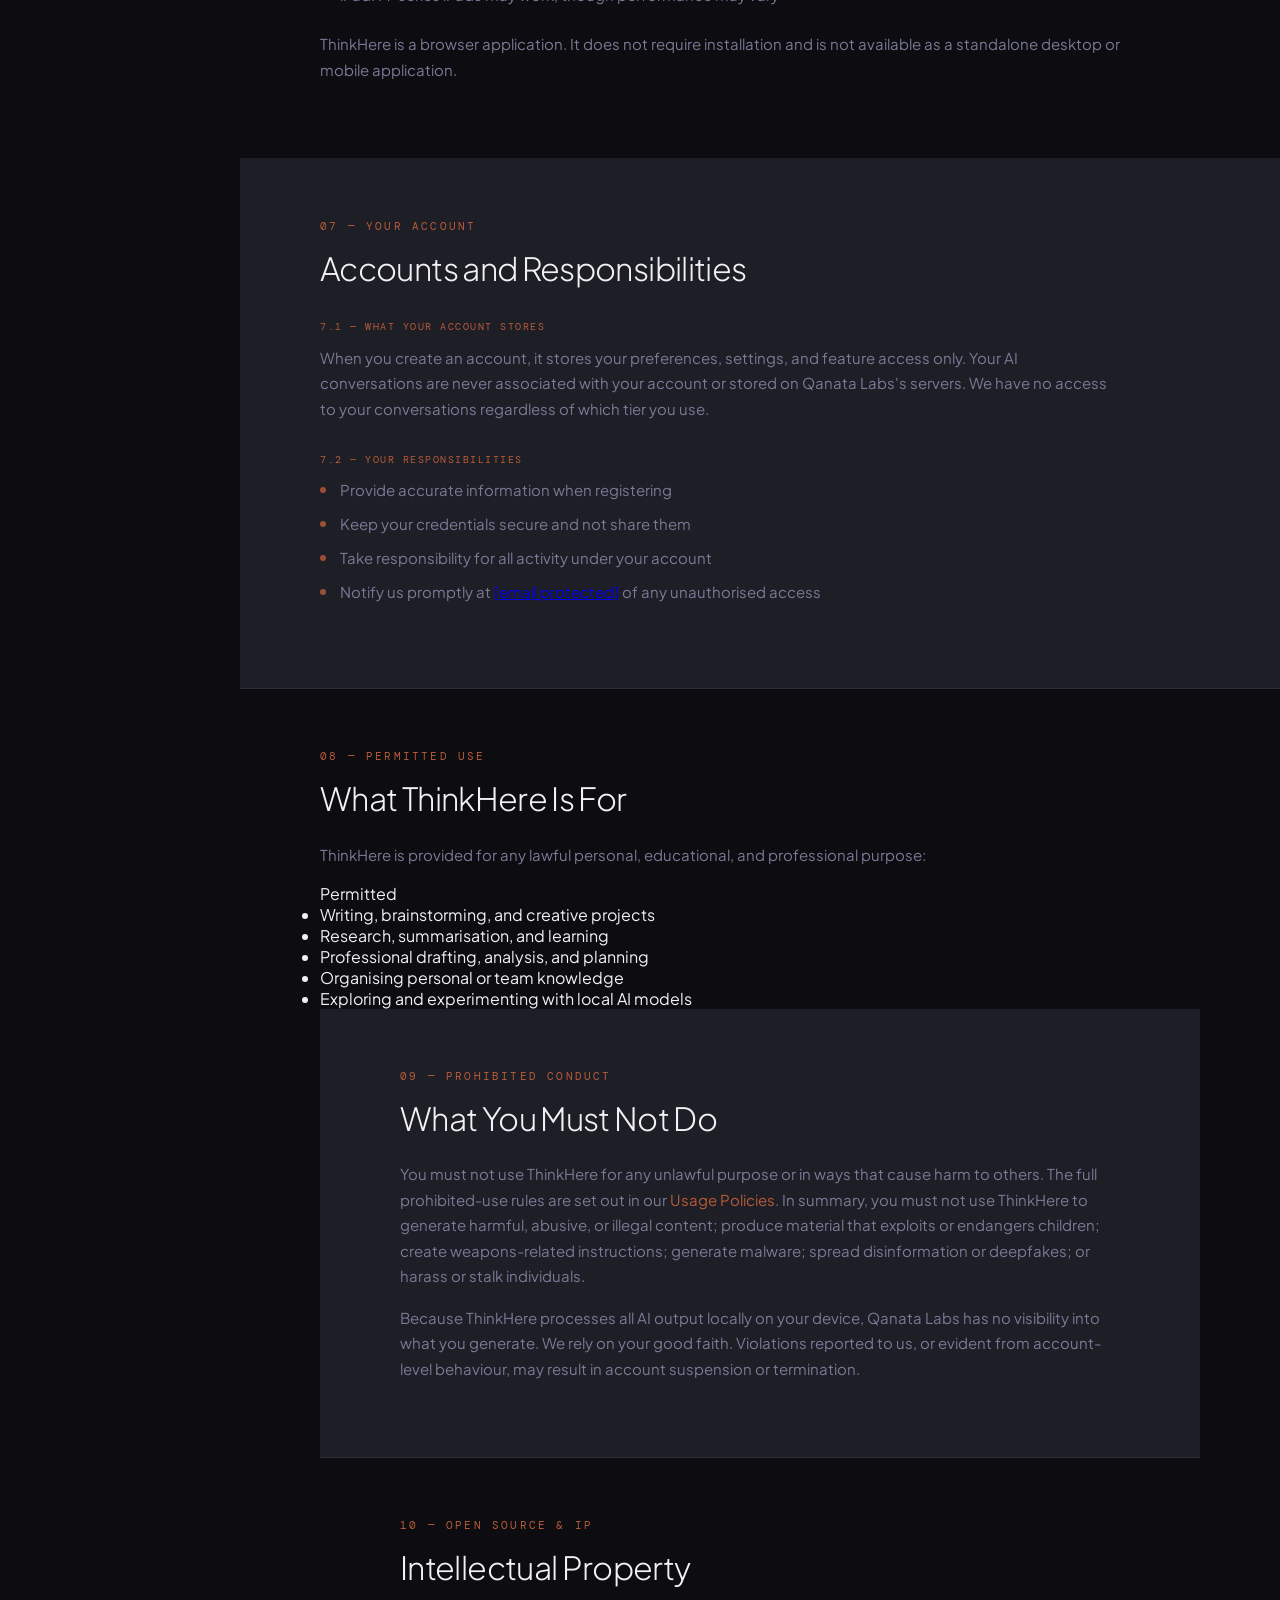
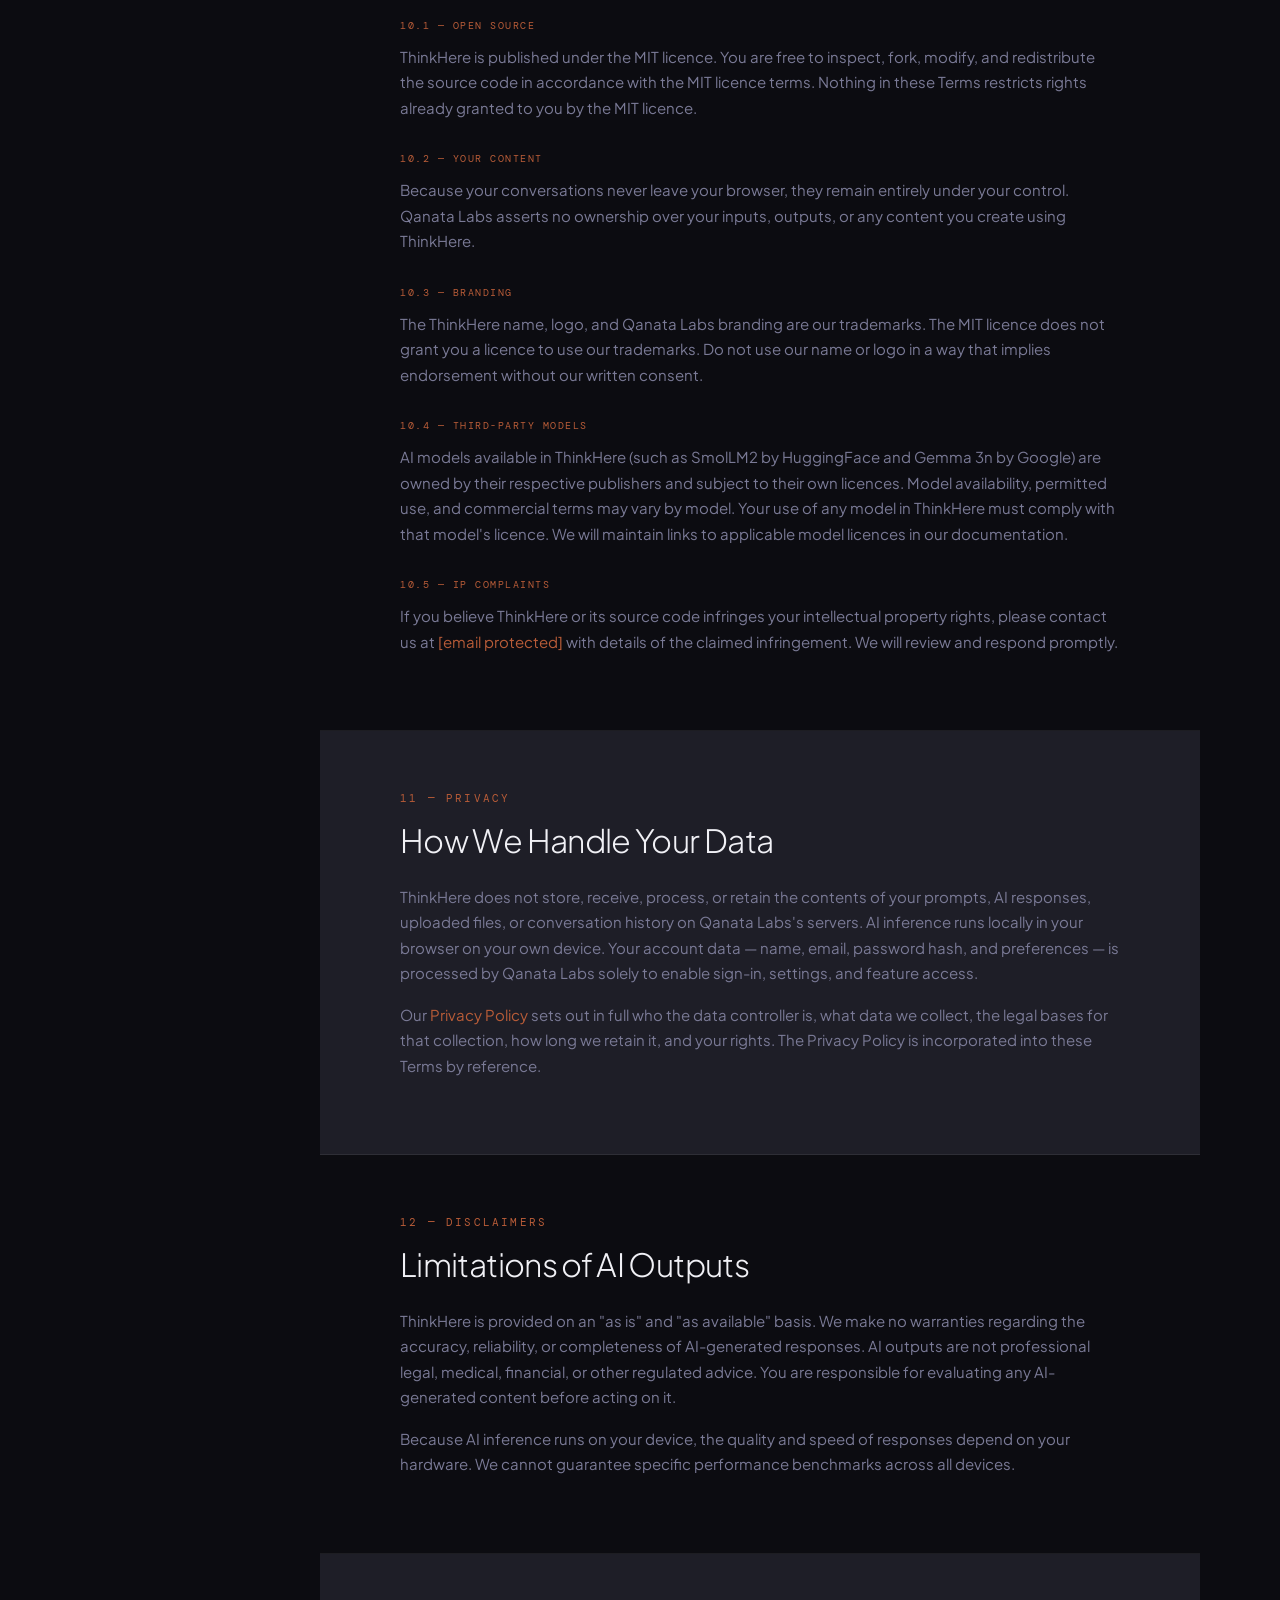
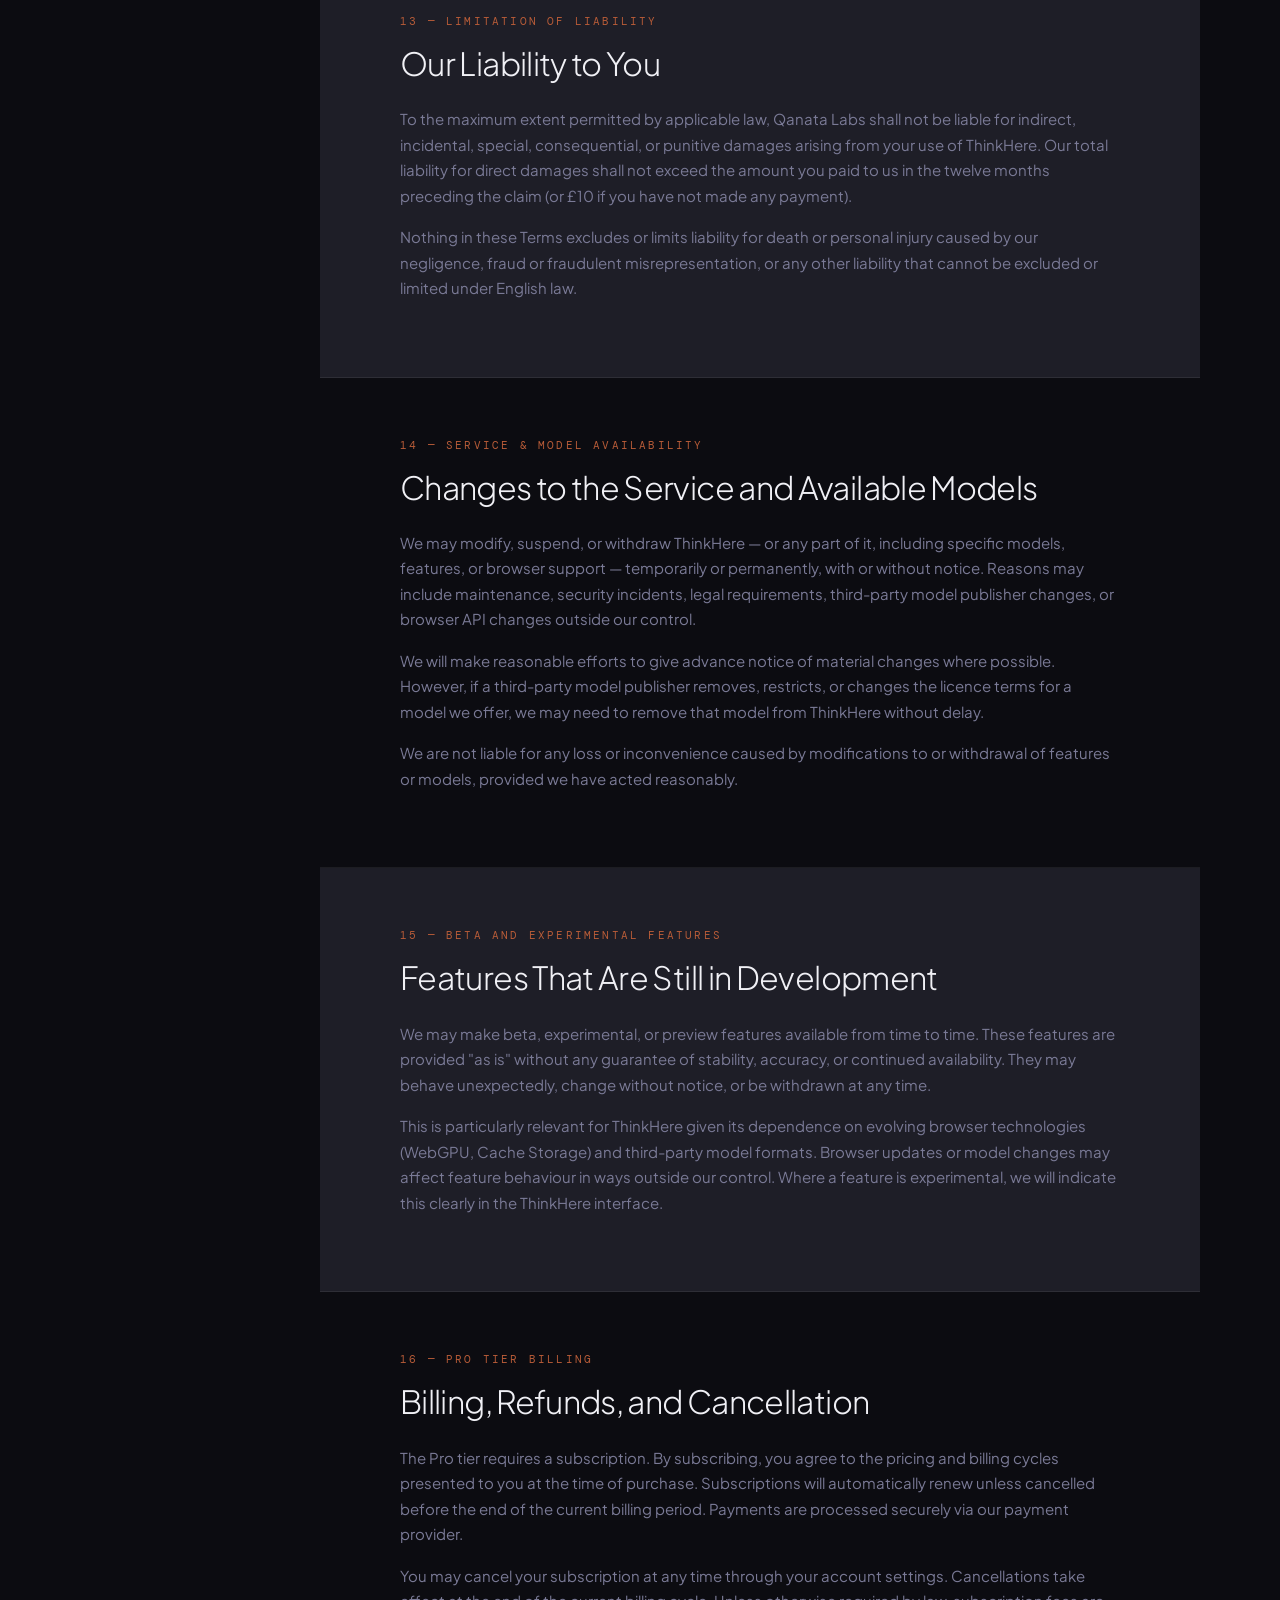
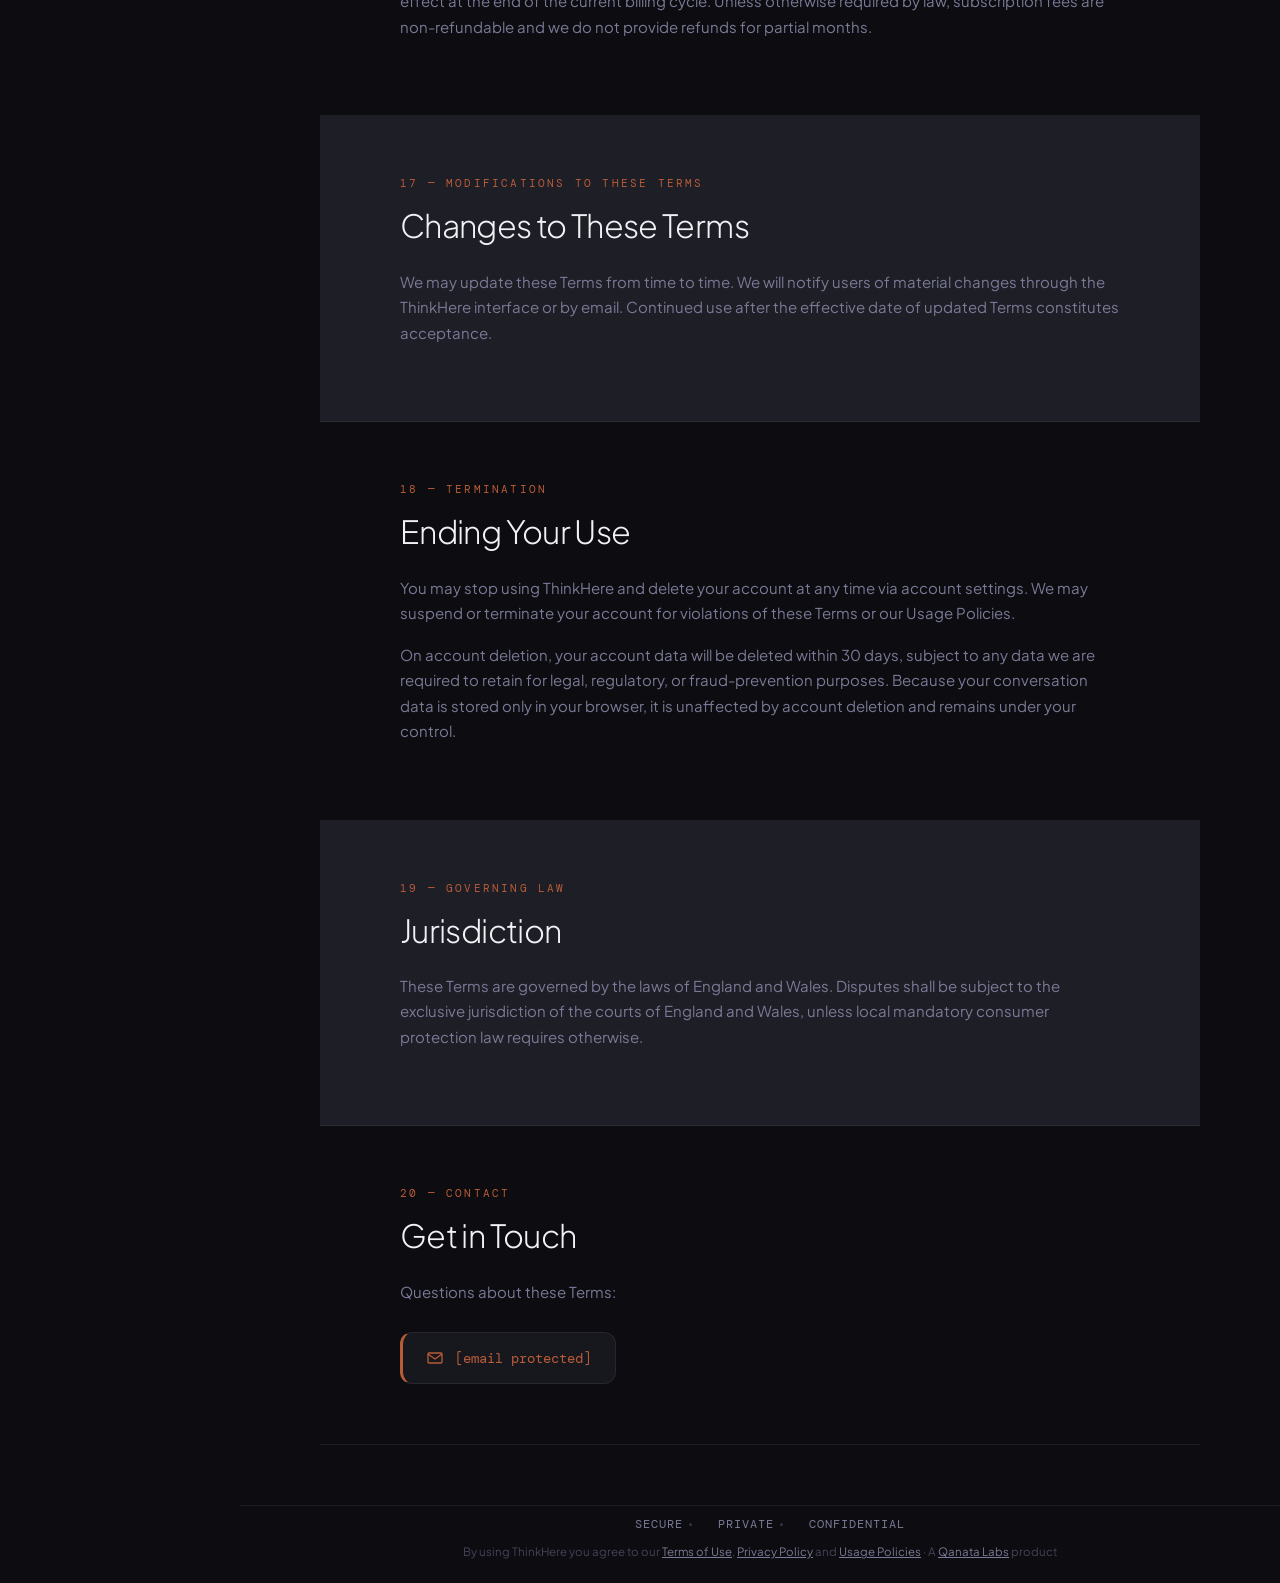
<file: terms.html>
<!DOCTYPE html>
<html lang="en" data-theme="dark">

<head>
  <meta charset="UTF-8">
  <meta name="viewport" content="width=device-width, initial-scale=1.0">
  <title>Terms of Use — ThinkHere</title>
  <link
    href="https://fonts.googleapis.com/css2?family=Plus+Jakarta+Sans:ital,wght@0,300;0,400;0,500;0,600;0,700;1,400&family=DM+Mono:wght@300;400;500&display=swap"
    rel="stylesheet">
  <link rel="stylesheet" href="css/style.css">
  <style>
    /* Specific page style overrides */
    .page-wrap {
      display: flex;
      flex-direction: column;
      min-height: 100vh;
    }

    .page-header {
      position: sticky;
      top: 0;
      z-index: 100;
    }
  </style>
</head>

<body>
  <div class="page-wrap">
    <header class="page-header">
      <a class="page-header-logo" href="/">
        <svg width="13" height="15" viewBox="0 0 72 80" fill="none">
          <circle cx="24" cy="9" r="6" fill="#b85c38" />
          <circle cx="48" cy="9" r="6" fill="#b85c38" />
          <path d="M 58,52 A 22,22 0 1 0 50,62" stroke="#f4f1eb" stroke-width="6" fill="none" stroke-linecap="round"
            class="ql-stroke" />
          <line x1="50" y1="62" x2="62" y2="76" stroke="#f4f1eb" stroke-width="6" stroke-linecap="round"
            class="ql-stroke" />
        </svg>
        ThinkHere
      </a>
      <div class="page-header-right">
        <a class="page-nav" href="about.html">About</a>
        <a class="page-nav" href="blog.html">Blog</a>
        <a class="page-nav" class="page-nav" href="guide.html">Guide</a>
        <div class="page-theme-toggle">
          <button class="page-theme-btn active" id="btn-dark" onclick="setTheme('dark')">
            <svg width="10" height="10" viewBox="0 0 24 24" fill="none">
              <path d="M21 12.79A9 9 0 1111.21 3a7 7 0 109.79 9.79z" stroke="currentColor" stroke-width="2"
                stroke-linecap="round" />
            </svg>
          </button>
          <button class="page-theme-btn" id="btn-light" onclick="setTheme('light')">
            <svg width="10" height="10" viewBox="0 0 24 24" fill="none">
              <circle cx="12" cy="12" r="4" stroke="currentColor" stroke-width="2" />
              <path
                d="M12 2v2M12 20v2M2 12h2M20 12h2M5.63 5.63l1.41 1.41M16.96 16.96l1.41 1.41M5.63 18.37l1.41-1.41M16.96 7.04l1.41-1.41"
                stroke="currentColor" stroke-width="2" stroke-linecap="round" />
            </svg>
          </button>
        </div>
        <a class="btn-top-ghost" href="#" onclick="signIn(); return false;">Sign In</a>
        <a class="btn-top-solid" href="https://app.thinkhere.ai/?mode=signup">Create Account</a>
      </div>
    </header>
    <div class="legal-layout">
      <div class="doc-nav">
        <div class="nav-doc-title">Terms of Use</div>
        <ul>
          <li><a href="#s1">About ThinkHere</a></li>
          <li><a href="#s2">Acceptance</a></li>
          <li><a href="#s3">Eligibility</a></li>
          <li><a href="#s4">How It Works</a></li>
          <li><a href="#s5">Service Tiers</a></li>
          <li><a href="#s6">Device Requirements</a></li>
          <li><a href="#s7">Your Account</a></li>
          <li><a href="#s8">Permitted Use</a></li>
          <li><a href="#s9">Prohibited Conduct</a></li>
          <li><a href="#s10">Open Source &amp; IP</a></li>
          <li><a href="#s11">Privacy</a></li>
          <li><a href="#s12">Disclaimers</a></li>
          <li><a href="#s13">Liability</a></li>
          <li><a href="#s14">Service &amp; Models</a></li>
          <li><a href="#s15">Beta Features</a></li>
          <li><a href="#s16">Pro Tier Billing</a></li>
          <li><a href="#s17">Modifications</a></li>
          <li><a href="#s18">Termination</a></li>
          <li><a href="#s19">Governing Law</a></li>
          <li><a href="#s20">Contact</a></li>
        </ul>
        <div class="nav-divider"></div>
        <div class="nav-other-label">Other Documents</div>
        <ul class="nav-other">
          <li><a href="thinkhere-privacy-policy.html">Privacy Policy</a></li>
          <li><a href="thinkhere-usage-policies.html">Usage Policies</a></li>
        </ul>
      </div>

      <div class="doc-main">
        <div class="legal-cover">
          <div class="cover-grain"></div>
          <div class="cover-label">ThinkHere · Legal</div>
          <h1 class="cover-title">Terms of <em>Use</em></h1>
          <div class="cover-meta">
            <span>Effective 27 March 2026</span>
            <span>Open source · MIT Licence</span>
            <span>Governed by English &amp; Welsh Law</span>
          </div>
        </div>

        <div class="notice-banner">
          <svg width="20" height="20" viewBox="0 0 20 20" fill="none">
            <path d="M10 1.667L2.5 5v5c0 4.583 3.208 8.875 7.5 9.833 4.292-.958 7.5-5.25 7.5-9.833V5L10 1.667z"
              stroke="currentColor" stroke-width="1.5" stroke-linejoin="round" />
          </svg>
          <p><strong>Your prompts and responses never leave your browser tab.</strong> ThinkHere runs entirely on your
            own
            hardware — there is no server that processes your conversations.</p>
        </div>

        <p class="intro-para">Please read these Terms of Use carefully before using ThinkHere. By accessing or using
          ThinkHere, you agree to be bound by these terms.</p>

        <div class="doc-section dark" id="s1">
          <span class="section-number">01 — About ThinkHere</span>
          <h2 class="section-heading">What ThinkHere Is</h2>
          <p class="body">ThinkHere is an AI chat application that runs entirely inside your web browser. There is no
            server
            that processes your prompts. The language model runs on your own device's GPU using WebGPU, and your
            conversations are stored only in your browser's local storage. Your words never leave your browser tab.</p>
          <p class="body">ThinkHere is developed and operated by Qanata Labs and is open source under the MIT licence.
            The
            source code is publicly available.</p>
        </div>

        <!-- 2 -->
        <div class="doc-section" id="s2">
          <span class="section-number">02 — Acceptance</span>
          <h2 class="section-heading">Acceptance of Terms</h2>
          <p class="body">These Terms of Use ("Terms") govern your access to and use of ThinkHere. By using ThinkHere in
            any
            manner — including visiting the website, creating an account, or chatting with the AI — you agree to these
            Terms. If you do not agree, please do not use ThinkHere.</p>
        </div>

        <!-- 3 -->
        <div class="doc-section dark" id="s3">
          <span class="section-number">03 — Eligibility</span>
          <h2 class="section-heading">Who Can Use ThinkHere</h2>
          <p class="body">You must be at least 13 years of age to use ThinkHere. If you are aged 13 and under 18, you
            must
            have the consent of a parent or legal guardian, and that parent or guardian accepts these Terms on your
            behalf.
            By using ThinkHere, you confirm that you meet these requirements.</p>
          <p class="body">ThinkHere is not directed at children under 13. If we become aware that a user is under 13, we
            will close their account and delete their data promptly.</p>
        </div>

        <!-- 4 -->
        <div class="doc-section" id="s4">
          <span class="section-number">04 — How It Works</span>
          <h2 class="section-heading">Browser-Based Local AI</h2>
          <span class="sub-label">4.1 — Local inference</span>
          <p class="body">ThinkHere uses WebGPU and the WebLLM framework to run language models directly in your
            browser.
            When you load a model for the first time, the model weights are downloaded from our servers and stored in
            your
            browser's Cache Storage. All subsequent inference — every response the AI generates — happens on your
            hardware.
            No network request carries your conversation to any server at any point.</p>
          <span class="sub-label">4.2 — Your conversations</span>
          <p class="body">Your conversations are stored in your browser's local storage. They are not transmitted to
            Qanata
            Labs or any third party. If you clear your browser data or use ThinkHere in a private or incognito window,
            your
            conversation history will not be retained.</p>
          <span class="sub-label">4.3 — Model weights</span>
          <p class="body">Model weights (typically 600 MB–4.5 GB) are downloaded from our servers on first use and
            cached
            locally
            in your browser. These weights are provided by their respective publishers (such as Google's Gemma models)
            and
            are subject to their own licences. By using a model in ThinkHere, you agree to comply with that model's
            applicable licence terms.</p>
        </div>

        <!-- 5 -->
        <div class="doc-section dark" id="s5">
          <span class="section-number">05 — Service Tiers</span>
          <h2 class="section-heading">Free, Logged-In, and Pro</h2>
          <span class="sub-label">5.1 — Free, no account required</span>
          <p class="body">You can use ThinkHere immediately without creating an account. This tier gives you access to
            the SmolLM2 1.7B model, a fast and lightweight chat model, as well as file upload as context and
            conversation history, with no sign-up required.</p>
          <span class="sub-label">5.2 — Free logged-in account</span>
          <p class="body">Creating a free account unlocks the full model library (currently eight models), conversation
            export, and long conversation memory. A free account is and will always remain free.
          </p>
          <span class="sub-label">5.3 — Pro tier</span>
          <p class="body">The Pro tier includes system prompts, temperature and generation
            controls, a knowledge base with retrieval-augmented generation (RAG), and voice transcription, alongside
            priority support. All tiers, including the Pro tier, will continue to run AI inference
            locally in your browser. See Section 16 for the billing framework.</p>
        </div>

        <!-- 6 -->
        <div class="doc-section" id="s6">
          <span class="section-number">06 — Device Requirements</span>
          <h2 class="section-heading">What You Need to Run ThinkHere</h2>
          <p class="body">Because ThinkHere runs on your local hardware, your device must meet minimum requirements:</p>
          <ul class="doc-list">
            <li>Browser: Chrome 113+, Edge 113+, or Safari 18+ with WebGPU enabled</li>
            <li>Storage space: at least 600 MB for the smallest model; larger models require more</li>
            <li>RAM: at least 4 GB for the smallest model; larger models require more</li>
            <li>Best experience: desktop or laptop with a dedicated or integrated GPU</li>
            <li>iPhone: not currently supported due to iOS memory constraints</li>
            <li>iPad: M-series iPads may work, though performance may vary</li>
          </ul>
          <p class="body">ThinkHere is a browser application. It does not require installation and is not available as a
            standalone desktop or mobile application.</p>
        </div>

        <!-- 7 -->
        <div class="doc-section dark" id="s7">
          <span class="section-number">07 — Your Account</span>
          <h2 class="section-heading">Accounts and Responsibilities</h2>
          <span class="sub-label">7.1 — What your account stores</span>
          <p class="body">When you create an account, it stores your preferences, settings, and feature access only.
            Your AI
            conversations are never associated with your account or stored on Qanata Labs's servers. We have no access
            to
            your conversations regardless of which tier you use.</p>
          <span class="sub-label">7.2 — Your responsibilities</span>
          <ul class="doc-list">
            <li>Provide accurate information when registering</li>
            <li>Keep your credentials secure and not share them</li>
            <li>Take responsibility for all activity under your account</li>
            <li>Notify us promptly at <a
                href="/cdn-cgi/l/email-protection#c3b0a6a0b6b1aab7ba83b2a2ada2b7a2afa2a1b0eda0acae"><span
                  class="__cf_email__"
                  data-cfemail="0f7c6a6c7a7d667b764f7e6e616e7b6e636e6d7c216c6062">[email&#160;protected]</span></a> of
              any
              unauthorised access</li>
          </ul>
        </div>

        <!-- 8 -->
        <div class="doc-section" id="s8">
          <span class="section-number">08 — Permitted Use</span>
          <h2 class="section-heading">What ThinkHere Is For</h2>
          <p class="body">ThinkHere is provided for any lawful personal, educational, and professional purpose:</p>
          <div class="tag-box permitted">
            <div class="tag-box-label">Permitted</div>
            <ul>
              <li>Writing, brainstorming, and creative projects</li>
              <li>Research, summarisation, and learning</li>
              <li>Professional drafting, analysis, and planning</li>
              <li>Organising personal or team knowledge</li>
              <li>Exploring and experimenting with local AI models</li>
            </ul>
          </div>


          <div class="doc-section dark" id="s9">
            <span class="section-number">09 — Prohibited Conduct</span>
            <h2 class="section-heading">What You Must Not Do</h2>
            <p class="body">You must not use ThinkHere for any unlawful purpose or in ways that cause harm to others.
              The full
              prohibited-use rules are set out in our <a href="thinkhere-usage-policies.html">Usage Policies</a>. In
              summary,
              you must not use ThinkHere to generate harmful, abusive, or illegal content; produce material that
              exploits or
              endangers children; create weapons-related instructions; generate malware; spread disinformation or
              deepfakes;
              or harass or stalk individuals.</p>
            <p class="body">Because ThinkHere processes all AI output locally on your device, Qanata Labs has no
              visibility
              into what you generate. We rely on your good faith. Violations reported to us, or evident from
              account-level
              behaviour, may result in account suspension or termination.</p>
          </div>

          <!-- 10 -->
          <div class="doc-section" id="s10">
            <span class="section-number">10 — Open Source &amp; IP</span>
            <h2 class="section-heading">Intellectual Property</h2>
            <span class="sub-label">10.1 — Open source</span>
            <p class="body">ThinkHere is published under the MIT licence. You are free to inspect, fork, modify, and
              redistribute the source code in accordance with the MIT licence terms. Nothing in these Terms restricts
              rights
              already granted to you by the MIT licence.</p>
            <span class="sub-label">10.2 — Your content</span>
            <p class="body">Because your conversations never leave your browser, they remain entirely under your
              control.
              Qanata Labs asserts no ownership over your inputs, outputs, or any content you create using ThinkHere.</p>
            <span class="sub-label">10.3 — Branding</span>
            <p class="body">The ThinkHere name, logo, and Qanata Labs branding are our trademarks. The MIT licence does
              not
              grant you a licence to use our trademarks. Do not use our name or logo in a way that implies endorsement
              without
              our written consent.</p>
            <span class="sub-label">10.4 — Third-party models</span>
            <p class="body">AI models available in ThinkHere (such as SmolLM2 by HuggingFace and Gemma 3n by Google) are
              owned
              by their respective
              publishers and subject to their own licences. Model availability, permitted use, and commercial terms may
              vary
              by model. Your use of any model in ThinkHere must comply with that model's licence. We will maintain links
              to
              applicable model licences in our documentation.</p>
            <span class="sub-label">10.5 — IP complaints</span>
            <p class="body">If you believe ThinkHere or its source code infringes your intellectual property rights,
              please
              contact us at <a href="/cdn-cgi/l/email-protection#610d0406000d2110000f0015000d0003124f020e0c"><span
                  class="__cf_email__"
                  data-cfemail="a8c4cdcfc9c4e8d9c9c6c9dcc9c4c9cadb86cbc7c5">[email&#160;protected]</span></a> with
              details of
              the claimed infringement. We will review and respond promptly.</p>
          </div>

          <!-- 11 -->
          <div class="doc-section dark" id="s11">
            <span class="section-number">11 — Privacy</span>
            <h2 class="section-heading">How We Handle Your Data</h2>
            <p class="body">ThinkHere does not store, receive, process, or retain the contents of your prompts, AI
              responses,
              uploaded files, or conversation history on Qanata Labs's servers. AI inference runs locally in your
              browser on
              your own device. Your account data — name, email, password hash, and preferences — is processed by Qanata
              Labs
              solely to enable sign-in, settings, and feature access.</p>
            <p class="body">Our <a href="thinkhere-privacy-policy.html">Privacy Policy</a> sets out in full who the data
              controller is, what data we collect, the legal bases for that collection, how long we retain it, and your
              rights. The Privacy Policy is incorporated into these Terms by reference.</p>
          </div>

          <!-- 12 -->
          <div class="doc-section" id="s12">
            <span class="section-number">12 — Disclaimers</span>
            <h2 class="section-heading">Limitations of AI Outputs</h2>
            <p class="body">ThinkHere is provided on an "as is" and "as available" basis. We make no warranties
              regarding the
              accuracy, reliability, or completeness of AI-generated responses. AI outputs are not professional legal,
              medical, financial, or other regulated advice. You are responsible for evaluating any AI-generated content
              before acting on it.</p>
            <p class="body">Because AI inference runs on your device, the quality and speed of responses depend on your
              hardware. We cannot guarantee specific performance benchmarks across all devices.</p>
          </div>

          <!-- 13 -->
          <div class="doc-section dark" id="s13">
            <span class="section-number">13 — Limitation of Liability</span>
            <h2 class="section-heading">Our Liability to You</h2>
            <p class="body">To the maximum extent permitted by applicable law, Qanata Labs shall not be liable for
              indirect,
              incidental, special, consequential, or punitive damages arising from your use of ThinkHere. Our total
              liability
              for direct damages shall not exceed the amount you paid to us in the twelve months preceding the claim (or
              £10
              if you have not made any payment).</p>
            <p class="body">Nothing in these Terms excludes or limits liability for death or personal injury caused by
              our
              negligence, fraud or fraudulent misrepresentation, or any other liability that cannot be excluded or
              limited
              under English law.</p>
          </div>



          <div class="doc-section" id="s14">
            <span class="section-number">14 — Service &amp; Model Availability</span>
            <h2 class="section-heading">Changes to the Service and Available Models</h2>
            <p class="body">We may modify, suspend, or withdraw ThinkHere — or any part of it, including specific
              models,
              features, or browser support — temporarily or permanently, with or without notice. Reasons may include
              maintenance, security incidents, legal requirements, third-party model publisher changes, or browser API
              changes
              outside our control.</p>
            <p class="body">We will make reasonable efforts to give advance notice of material changes where possible.
              However, if a third-party model publisher removes, restricts, or changes the licence terms for a model we
              offer,
              we may need to remove that model from ThinkHere without delay.</p>
            <p class="body">We are not liable for any loss or inconvenience caused by modifications to or withdrawal of
              features or models, provided we have acted reasonably.</p>
          </div>



          <div class="doc-section dark" id="s15">
            <span class="section-number">15 — Beta and Experimental Features</span>
            <h2 class="section-heading">Features That Are Still in Development</h2>
            <p class="body">We may make beta, experimental, or preview features available from time to time. These
              features
              are provided "as is" without any guarantee of stability, accuracy, or continued availability. They may
              behave
              unexpectedly, change without notice, or be withdrawn at any time.</p>
            <p class="body">This is particularly relevant for ThinkHere given its dependence on evolving browser
              technologies
              (WebGPU, Cache Storage) and third-party model formats. Browser updates or model changes may affect feature
              behaviour in ways outside our control. Where a feature is experimental, we will indicate this clearly in
              the
              ThinkHere interface.</p>
          </div>



          <div class="doc-section" id="s16">
            <span class="section-number">16 — Pro Tier Billing</span>
            <h2 class="section-heading">Billing, Refunds, and Cancellation</h2>
            <p class="body">The Pro tier requires a subscription. By subscribing, you agree to the pricing and billing
              cycles presented to you at the time of purchase. Subscriptions will automatically renew unless cancelled
              before the end of the current billing period. Payments are processed securely via our payment provider.
            </p>
            <p class="body">You may cancel your subscription at any time through your account settings. Cancellations
              take effect at the end of the current billing cycle. Unless otherwise required by law, subscription fees
              are non-refundable and we do not provide refunds for partial months.</p>
          </div>

          <!-- 17 -->
          <div class="doc-section dark" id="s17">
            <span class="section-number">17 — Modifications to These Terms</span>
            <h2 class="section-heading">Changes to These Terms</h2>
            <p class="body">We may update these Terms from time to time. We will notify users of material changes
              through the
              ThinkHere interface or by email. Continued use after the effective date of updated Terms constitutes
              acceptance.
            </p>
          </div>

          <!-- 18 -->
          <div class="doc-section" id="s18">
            <span class="section-number">18 — Termination</span>
            <h2 class="section-heading">Ending Your Use</h2>
            <p class="body">You may stop using ThinkHere and delete your account at any time via account settings. We
              may
              suspend or terminate your account for violations of these Terms or our Usage Policies.</p>
            <p class="body">On account deletion, your account data will be deleted within 30 days, subject to any data
              we are
              required to retain for legal, regulatory, or fraud-prevention purposes. Because your conversation data is
              stored
              only in your browser, it is unaffected by account deletion and remains under your control.</p>
          </div>

          <!-- 19 -->
          <div class="doc-section dark" id="s19">
            <span class="section-number">19 — Governing Law</span>
            <h2 class="section-heading">Jurisdiction</h2>
            <p class="body">These Terms are governed by the laws of England and Wales. Disputes shall be subject to the
              exclusive jurisdiction of the courts of England and Wales, unless local mandatory consumer protection law
              requires otherwise.</p>
          </div>

          <!-- 20 -->
          <div class="doc-section" id="s20">
            <span class="section-number">20 — Contact</span>
            <h2 class="section-heading">Get in Touch</h2>
            <p class="body">Questions about these Terms:</p>
            <div class="contact-card">
              <svg width="16" height="16" viewBox="0 0 16 16" fill="none">
                <rect x="1" y="3" width="14" height="10" rx="1" stroke="#b85c38" stroke-width="1.3" />
                <path d="M1 4l7 5 7-5" stroke="#b85c38" stroke-width="1.3" />
              </svg>
              <a href="/cdn-cgi/l/email-protection#a1cdc4c6c0cde1d0c0cfc0d5c0cdc0c3d28fc2cecc"><span
                  class="__cf_email__"
                  data-cfemail="ff939a989e93bf8e9e919e8b9e939e9d8cd19c9092">[email&#160;protected]</span></a>
            </div>



          </div>
        </div>

        <div class="footer-trust">
          <span class="trust-pill">
            <svg viewBox="0 0 24 24">
              <path d="M12 22s8-4 8-10V5l-8-3-8 3v7c0 6 8 10 8 10z" />
            </svg>
            Secure
          </span>
          <span class="trust-dot"></span>
          <span class="trust-pill">
            <svg viewBox="0 0 24 24">
              <rect x="3" y="11" width="18" height="11" rx="2" />
              <path d="M7 11V7a5 5 0 0 1 10 0v4" />
            </svg>
            Private
          </span>
          <span class="trust-dot"></span>
          <span class="trust-pill">
            <svg viewBox="0 0 24 24">
              <circle cx="12" cy="12" r="10" />
              <path d="M12 8v4l3 3" />
            </svg>
            Confidential
          </span>
        </div>
        <p class="legal" style="padding-bottom:24px;">
          By using ThinkHere you agree to our <a href="terms.html">Terms of Use</a>, <a href="privacy.html">Privacy
            Policy</a> and <a href="usage.html">Usage Policies</a> &middot; A <a href="https://www.qanatalabs.com"
            target="_blank" rel="noopener">Qanata Labs</a> product
        </p>

      </div>
      <script>
        function setTheme(t) {
          document.documentElement.setAttribute('data-theme', t);
          document.getElementById('btn-dark').classList.toggle('active', t === 'dark');
          document.getElementById('btn-light').classList.toggle('active', t === 'light');
          var strokeCol = t === 'light' ? '#9a9a9a' : '#f4f1eb';
          document.querySelectorAll('.ql-stroke').forEach(function (el) { el.setAttribute('stroke', strokeCol); });
          localStorage.setItem('thinkhere-theme', t);
        }
        (function () {
          var saved = localStorage.getItem('thinkhere-theme');
          if (saved) setTheme(saved);
        })();
      </script>
      <script type="module" src="js/auth.js"></script>
</body>

</html>
</file>
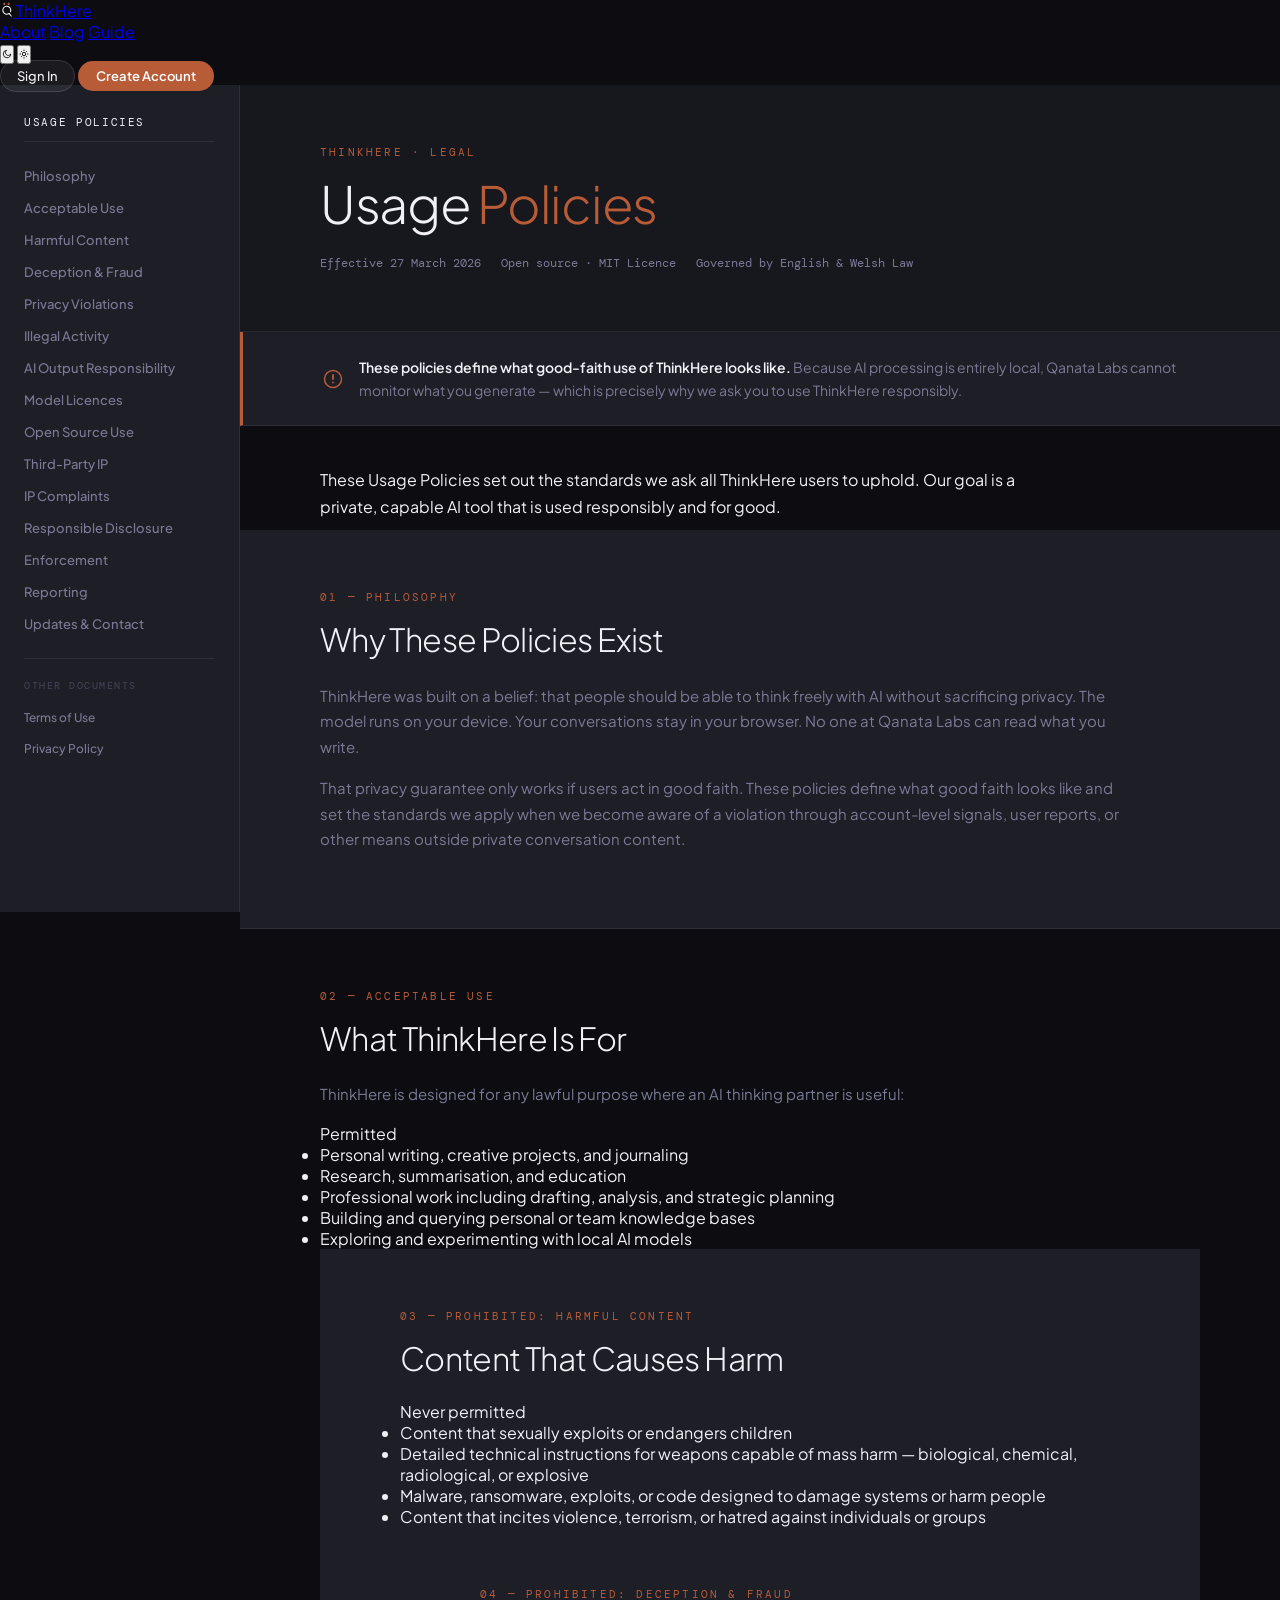
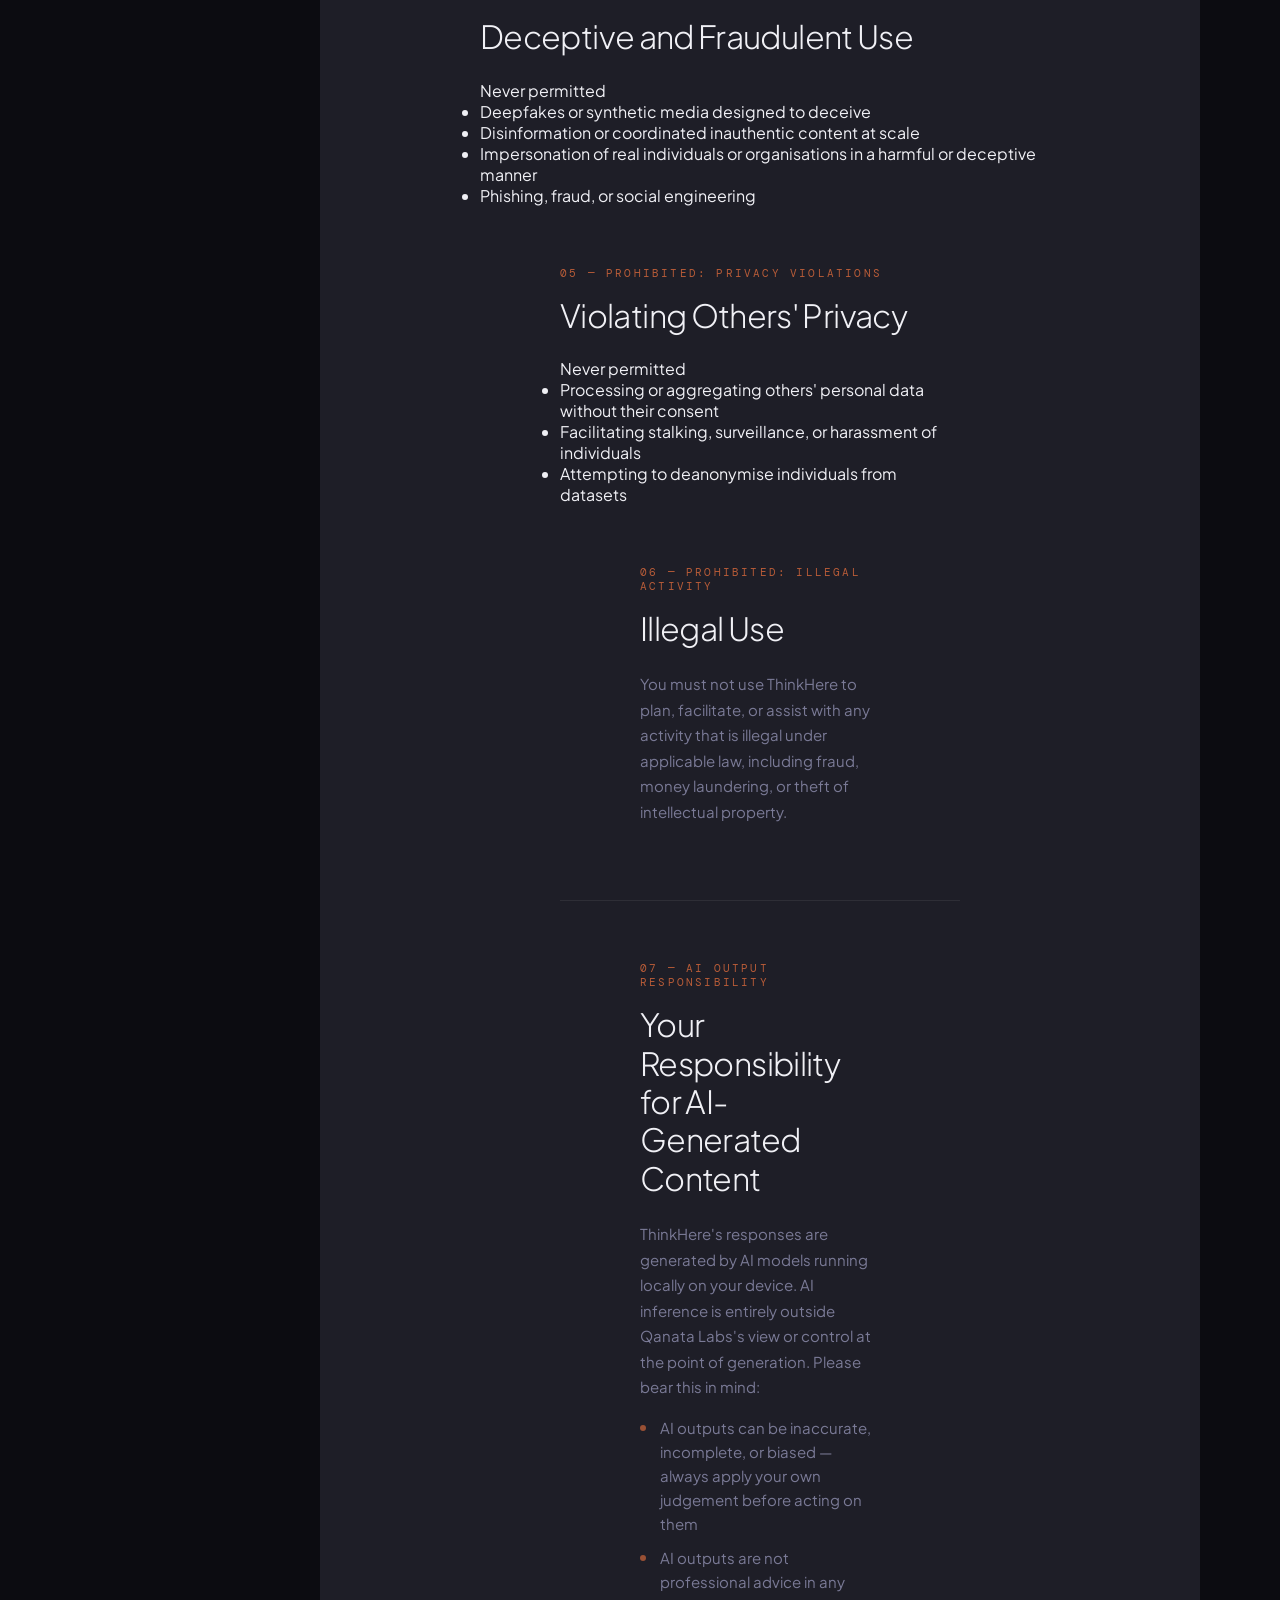
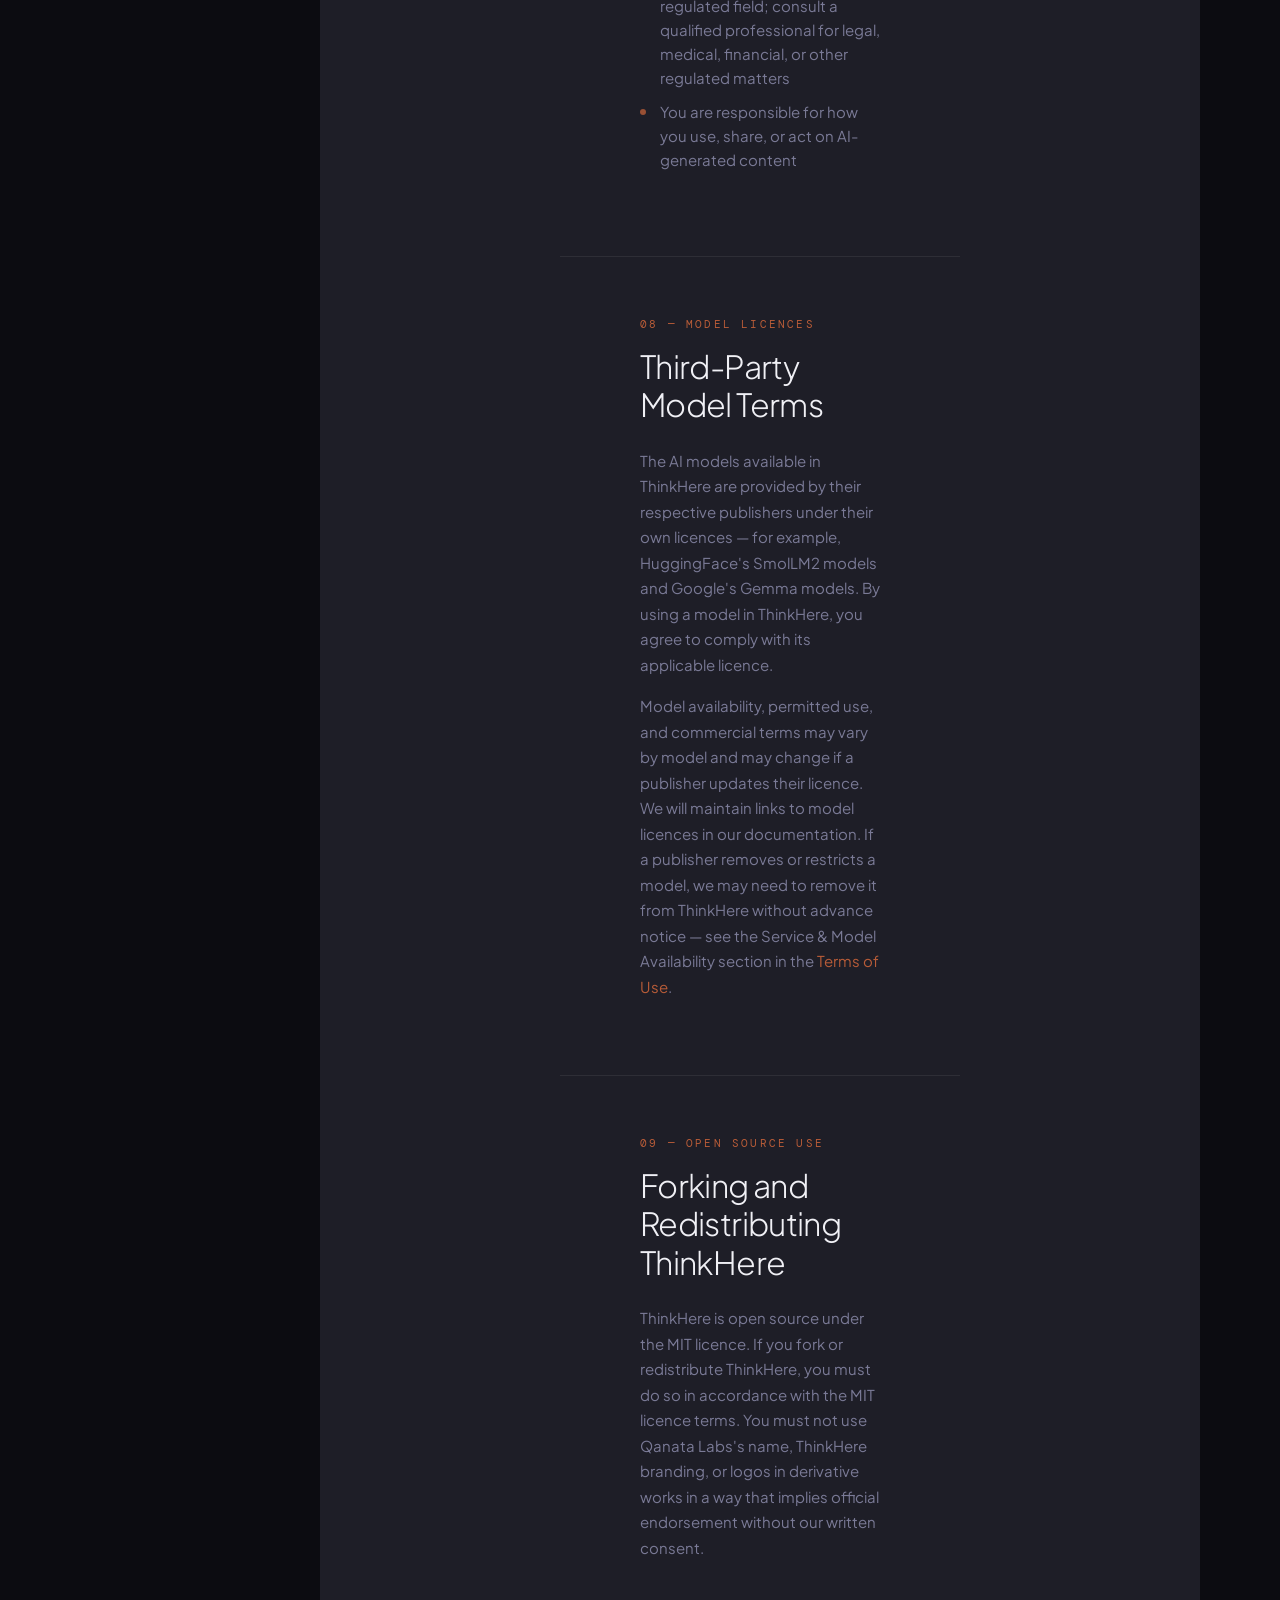
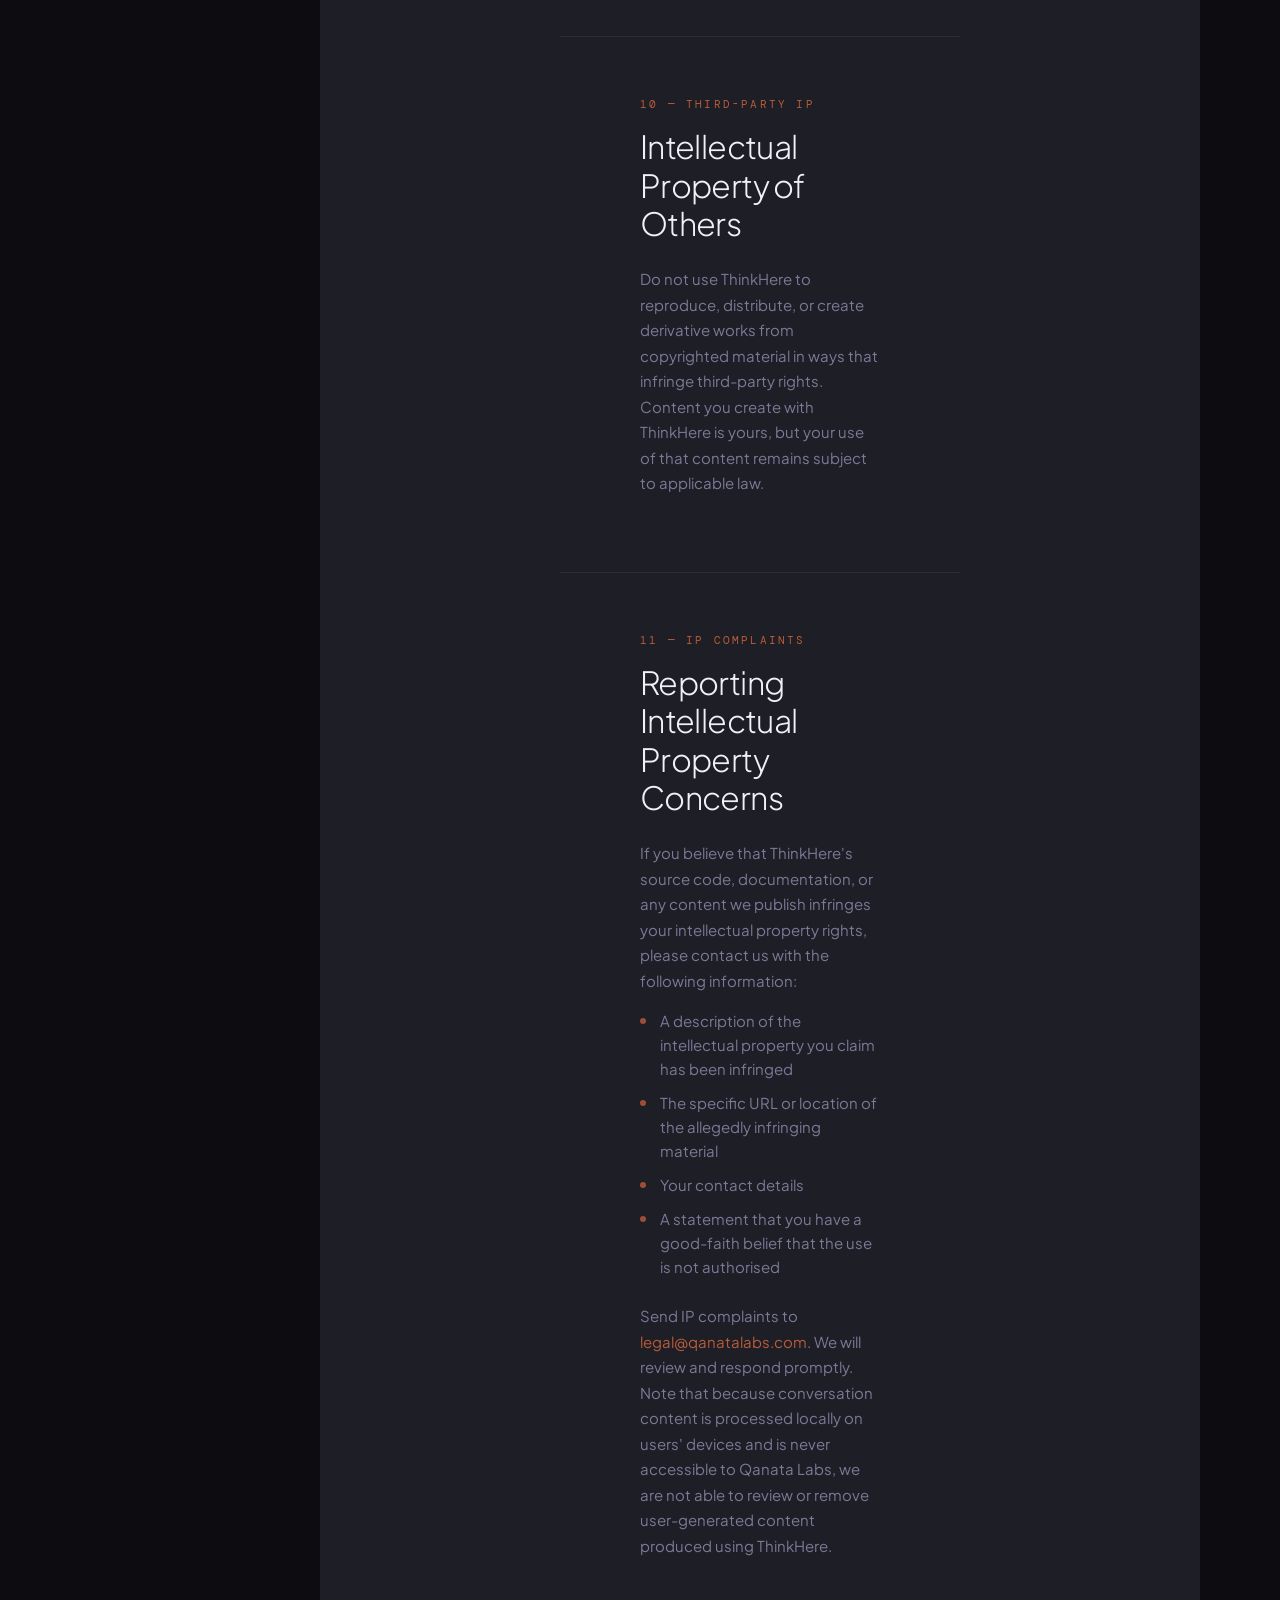
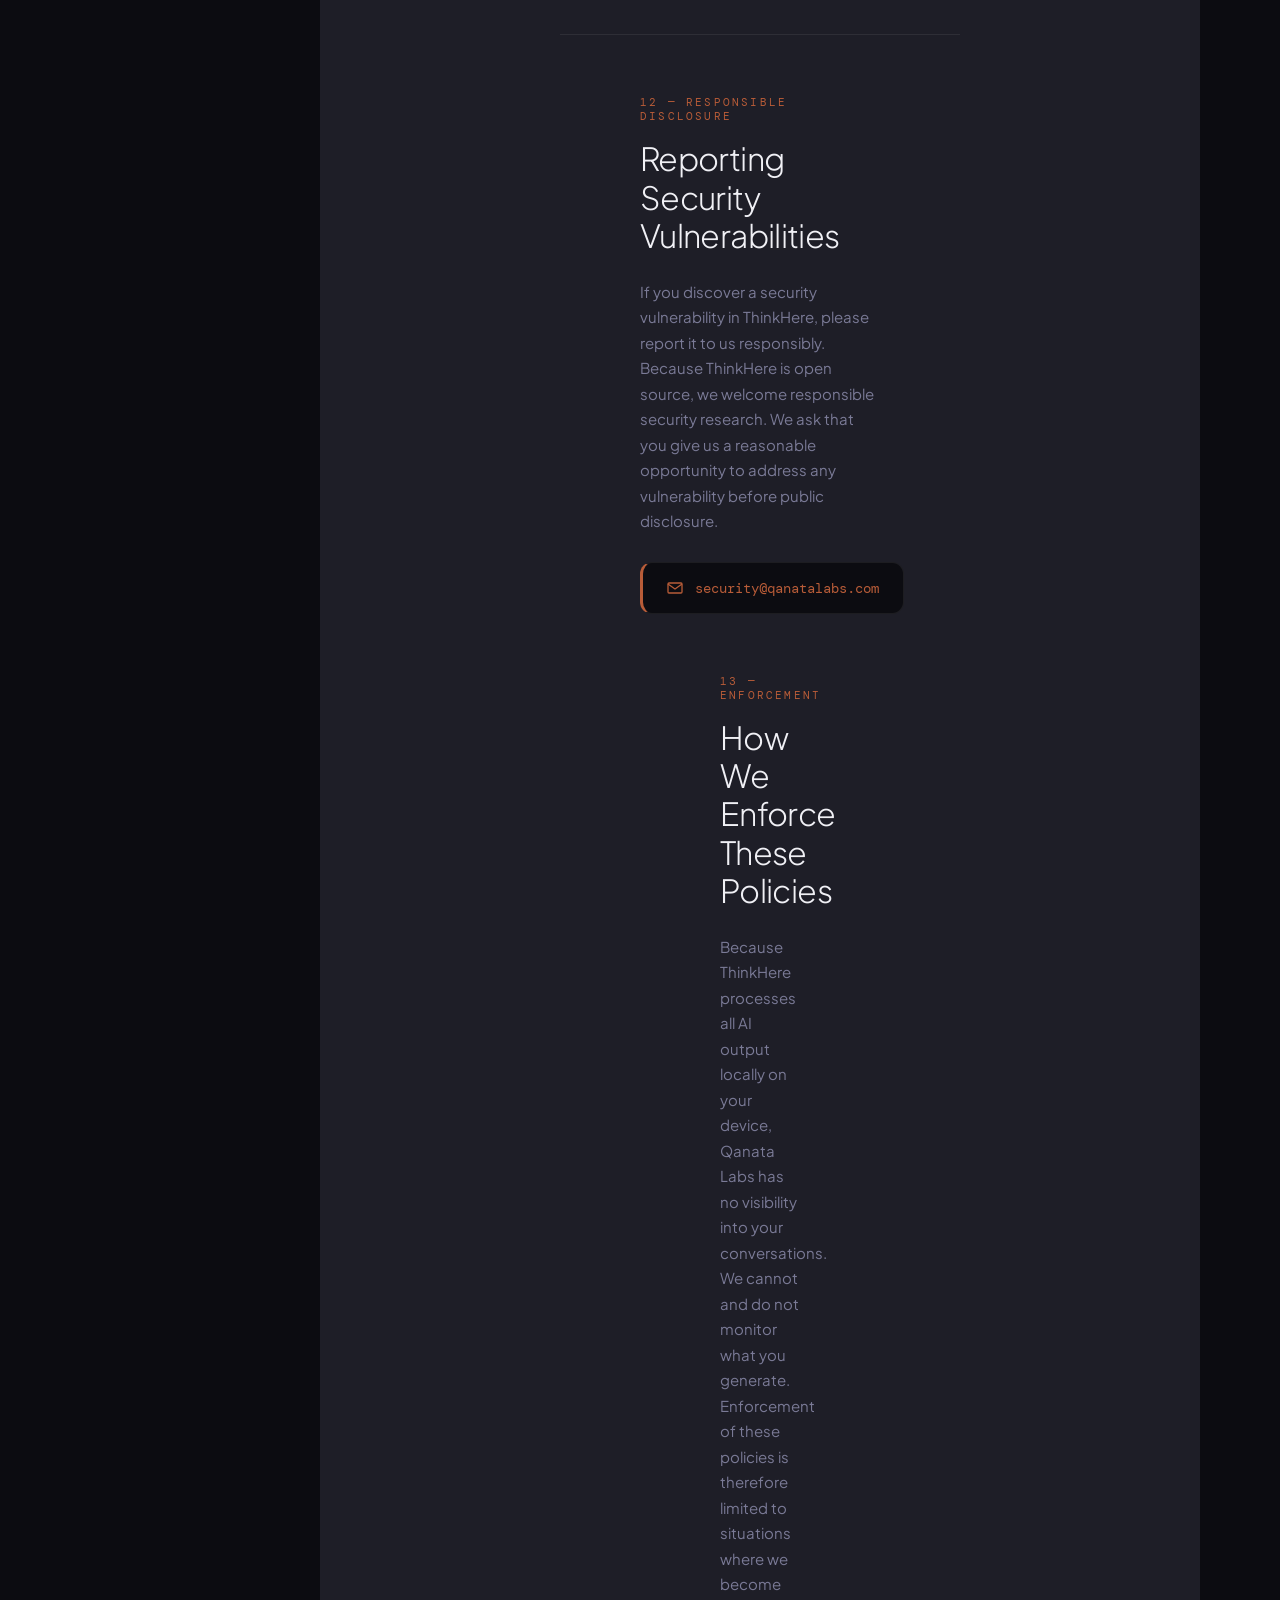
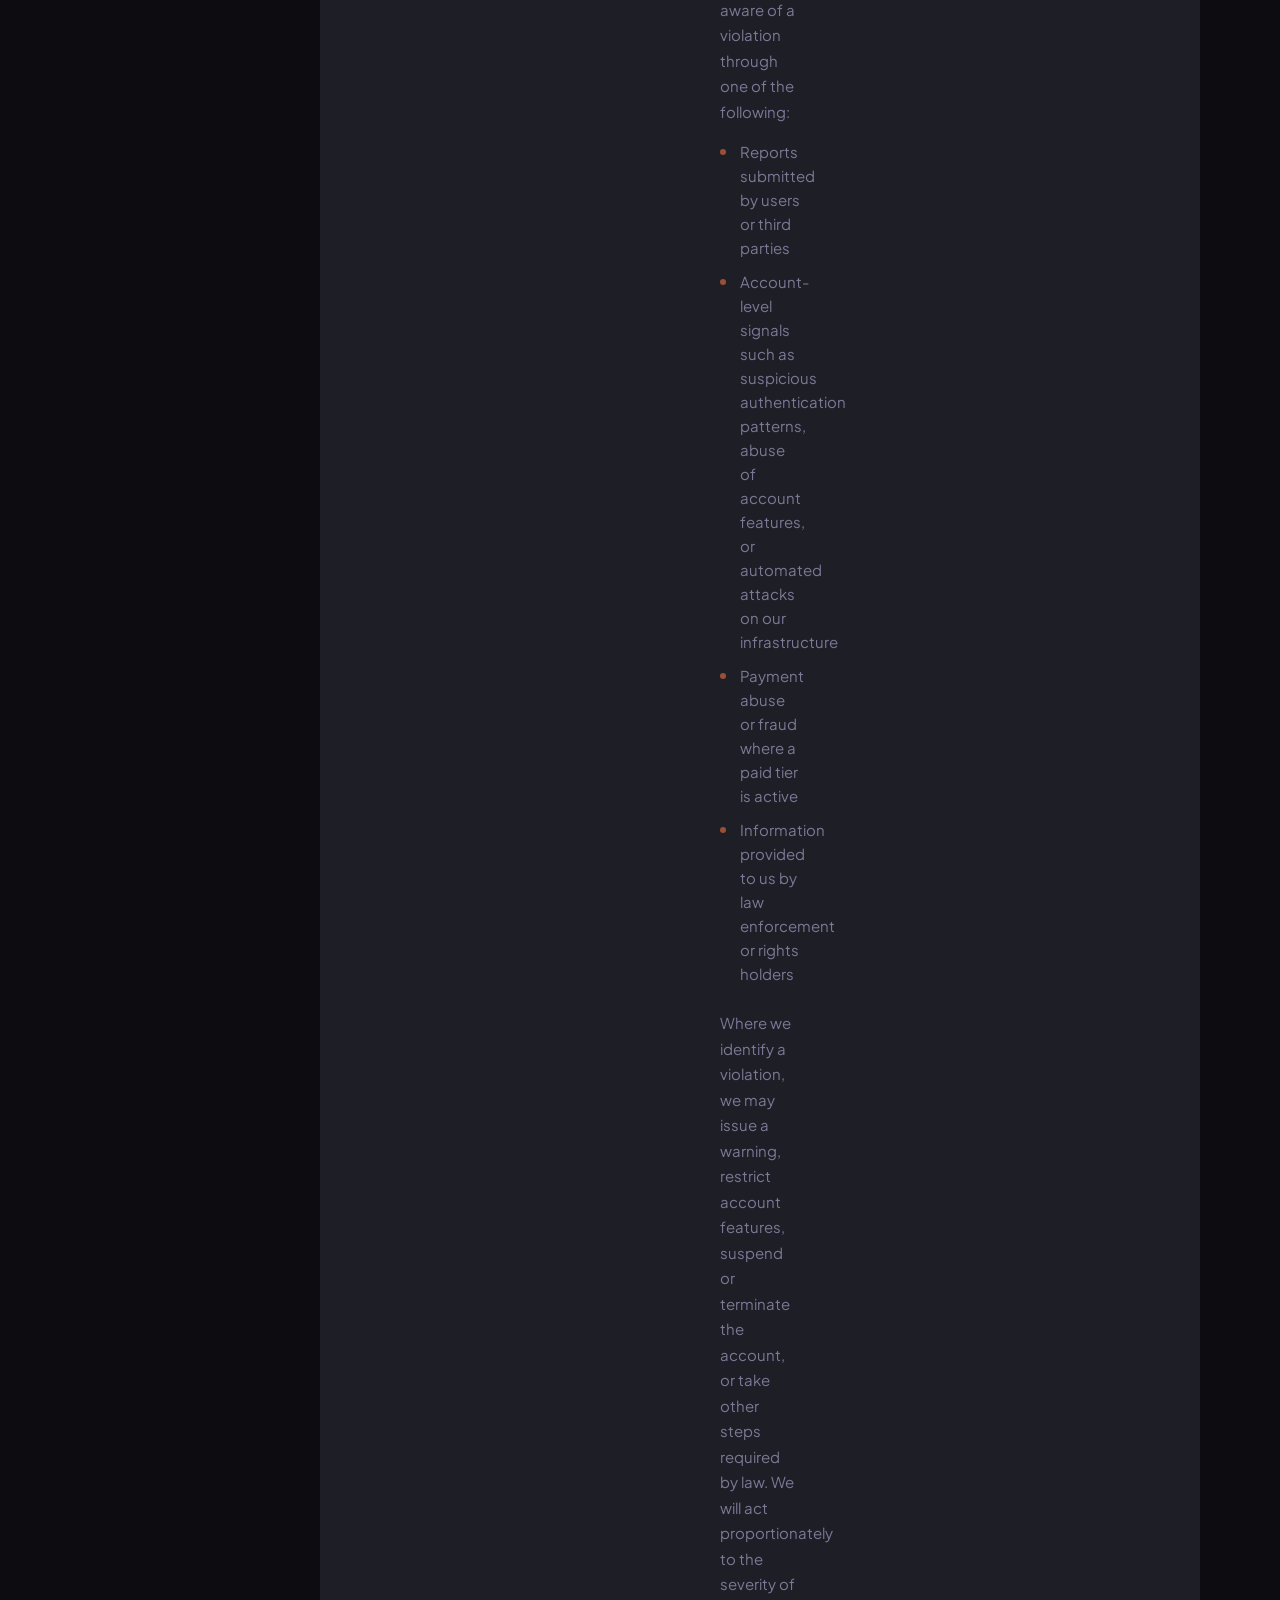
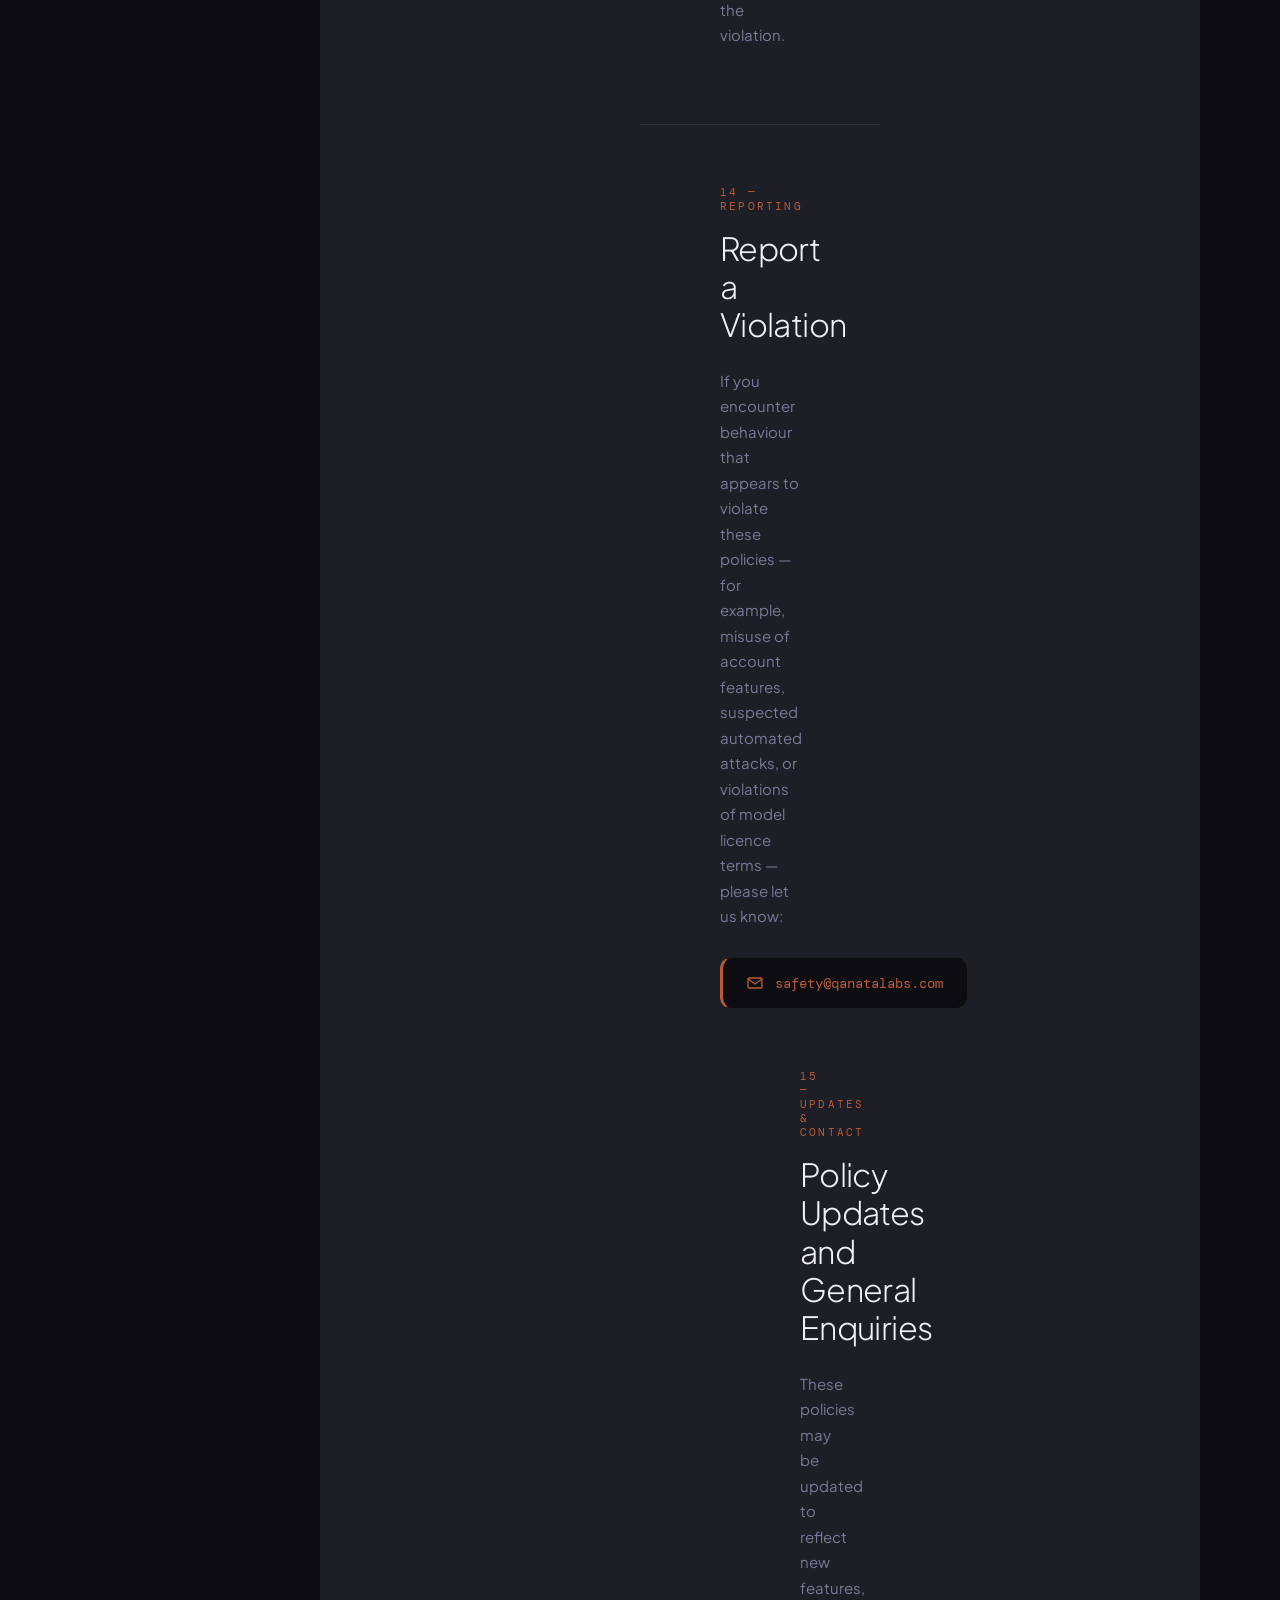
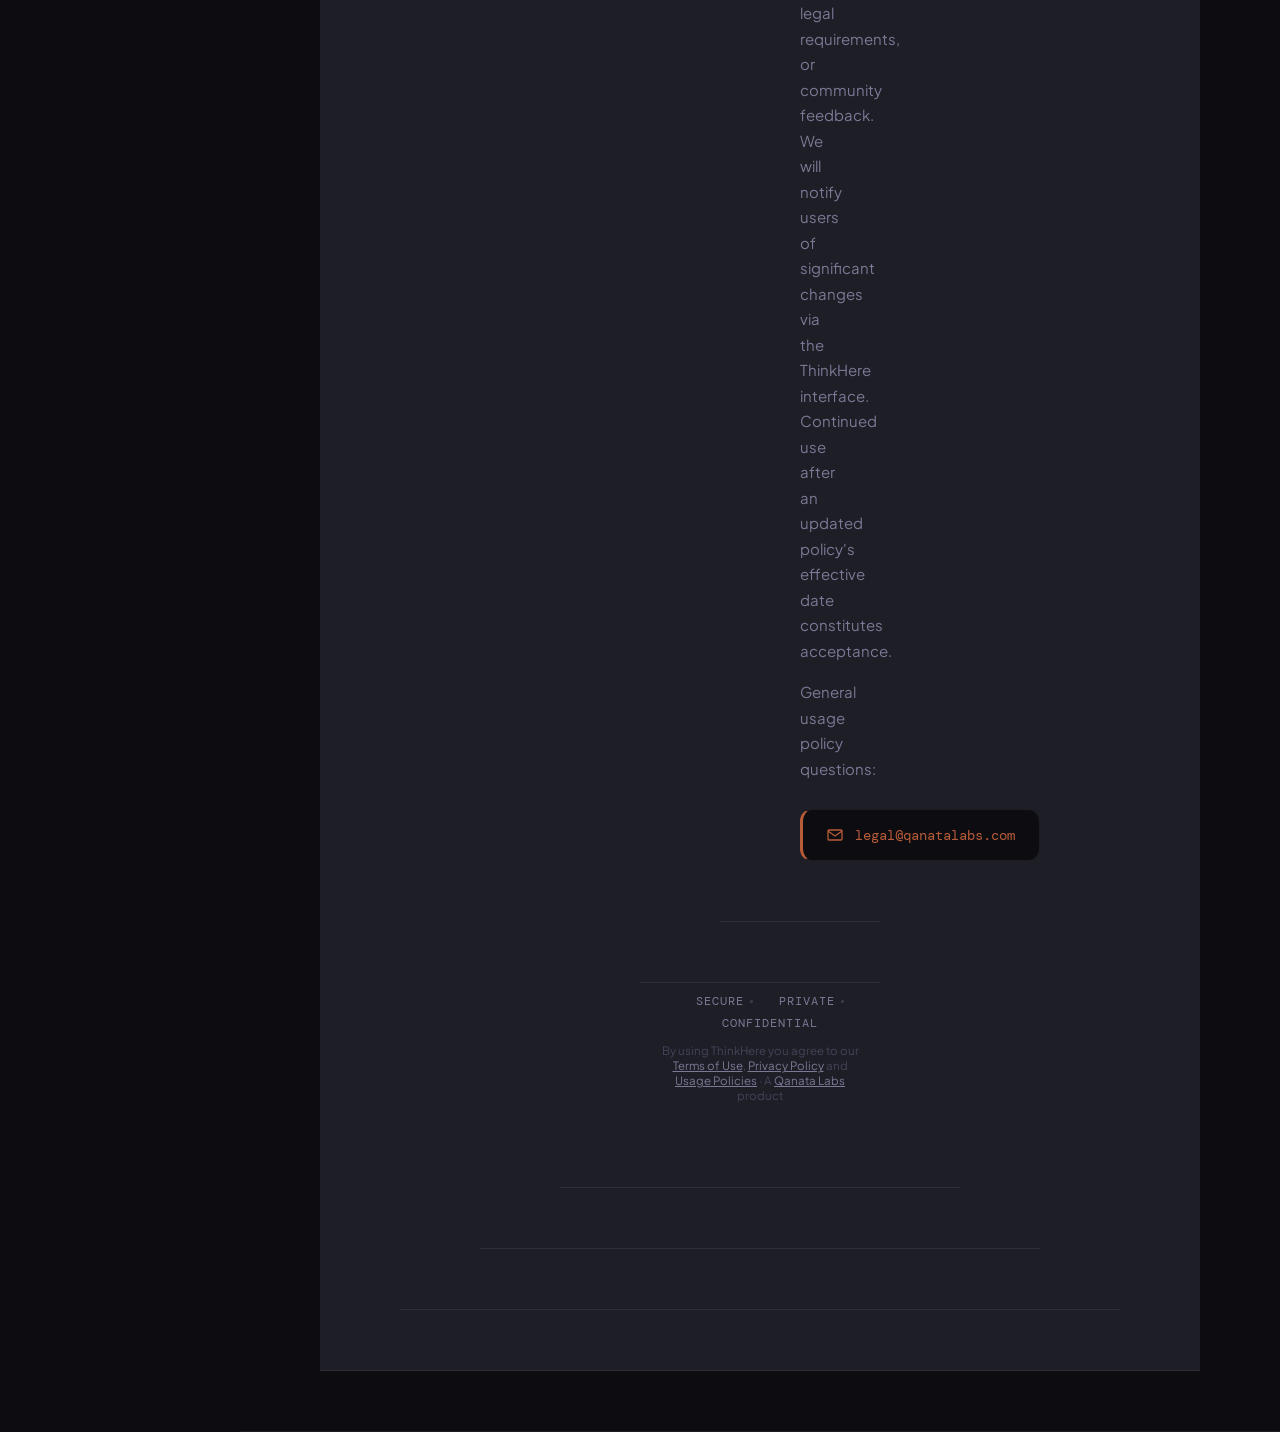
<file: usage.html>
<!DOCTYPE html>
<html lang="en" data-theme="dark">

<head>
  <meta charset="UTF-8">
  <meta name="viewport" content="width=device-width, initial-scale=1.0">
  <title>Usage Policies — ThinkHere</title>
  <link
    href="https://fonts.googleapis.com/css2?family=Plus+Jakarta+Sans:ital,wght@0,300;0,400;0,500;0,600;0,700;1,400&family=DM+Mono:wght@300;400;500&display=swap"
    rel="stylesheet">
  <link rel="stylesheet" href="css/style.css">
  <style>
    /* Specific page style overrides */
    .page-wrap {
      display: flex;
      flex-direction: column;
      min-height: 100vh;
    }

    .page-header {
      position: sticky;
      top: 0;
      z-index: 100;
    }
  </style>
</head>

<body>
  <div class="page-wrap">
    <header class="page-header">
      <a class="page-header-logo" href="/">
        <svg width="13" height="15" viewBox="0 0 72 80" fill="none">
          <circle cx="24" cy="9" r="6" fill="#b85c38" />
          <circle cx="48" cy="9" r="6" fill="#b85c38" />
          <path d="M 58,52 A 22,22 0 1 0 50,62" stroke="#f4f1eb" stroke-width="6" fill="none" stroke-linecap="round"
            class="ql-stroke" />
          <line x1="50" y1="62" x2="62" y2="76" stroke="#f4f1eb" stroke-width="6" stroke-linecap="round"
            class="ql-stroke" />
        </svg>
        ThinkHere
      </a>
      <div class="page-header-right">
        <a class="page-nav" href="about.html">About</a>
        <a class="page-nav" href="blog.html">Blog</a>
        <a class="page-nav" class="page-nav" href="guide.html">Guide</a>
        <div class="page-theme-toggle">
          <button class="page-theme-btn active" id="btn-dark" onclick="setTheme('dark')">
            <svg width="10" height="10" viewBox="0 0 24 24" fill="none">
              <path d="M21 12.79A9 9 0 1111.21 3a7 7 0 109.79 9.79z" stroke="currentColor" stroke-width="2"
                stroke-linecap="round" />
            </svg>
          </button>
          <button class="page-theme-btn" id="btn-light" onclick="setTheme('light')">
            <svg width="10" height="10" viewBox="0 0 24 24" fill="none">
              <circle cx="12" cy="12" r="4" stroke="currentColor" stroke-width="2" />
              <path
                d="M12 2v2M12 20v2M2 12h2M20 12h2M5.63 5.63l1.41 1.41M16.96 16.96l1.41 1.41M5.63 18.37l1.41-1.41M16.96 7.04l1.41-1.41"
                stroke="currentColor" stroke-width="2" stroke-linecap="round" />
            </svg>
          </button>
        </div>
        <a class="btn-top-ghost" href="#" onclick="signIn(); return false;">Sign In</a>
        <a class="btn-top-solid" href="https://app.thinkhere.ai/?mode=signup">Create Account</a>
      </div>
    </header>
    <div class="legal-layout">
      <div class="doc-nav">
        <div class="nav-doc-title">Usage Policies</div>
        <ul>
          <li><a href="#s1">Philosophy</a></li>
          <li><a href="#s2">Acceptable Use</a></li>
          <li><a href="#s3">Harmful Content</a></li>
          <li><a href="#s4">Deception &amp; Fraud</a></li>
          <li><a href="#s5">Privacy Violations</a></li>
          <li><a href="#s6">Illegal Activity</a></li>
          <li><a href="#s7">AI Output Responsibility</a></li>
          <li><a href="#s8">Model Licences</a></li>
          <li><a href="#s9">Open Source Use</a></li>
          <li><a href="#s10">Third-Party IP</a></li>
          <li><a href="#s11">IP Complaints</a></li>
          <li><a href="#s12">Responsible Disclosure</a></li>
          <li><a href="#s13">Enforcement</a></li>
          <li><a href="#s14">Reporting</a></li>
          <li><a href="#s15">Updates &amp; Contact</a></li>
        </ul>
        <div class="nav-divider"></div>
        <div class="nav-other-label">Other Documents</div>
        <ul class="nav-other">
          <li><a href="thinkhere-terms-of-use.html">Terms of Use</a></li>
          <li><a href="thinkhere-privacy-policy.html">Privacy Policy</a></li>
        </ul>
      </div>

      <div class="doc-main">
        <div class="legal-cover">
          <div class="cover-grain"></div>
          <div class="cover-label">ThinkHere · Legal</div>
          <h1 class="cover-title">Usage <em>Policies</em></h1>
          <div class="cover-meta">
            <span>Effective 27 March 2026</span>
            <span>Open source · MIT Licence</span>
            <span>Governed by English &amp; Welsh Law</span>
          </div>
        </div>

        <div class="notice-banner">
          <svg width="20" height="20" viewBox="0 0 20 20" fill="none">
            <circle cx="10" cy="10" r="8.5" stroke="currentColor" stroke-width="1.5" />
            <path d="M10 6v4M10 13.5h.01" stroke="currentColor" stroke-width="1.8" stroke-linecap="round" />
          </svg>
          <p><strong>These policies define what good-faith use of ThinkHere looks like.</strong> Because AI processing
            is
            entirely local, Qanata Labs cannot monitor what you generate — which is precisely why we ask you to use
            ThinkHere responsibly.</p>
        </div>

        <p class="intro-para">These Usage Policies set out the standards we ask all ThinkHere users to uphold. Our goal
          is a
          private, capable AI tool that is used responsibly and for good.</p>

        <div class="doc-section dark" id="s1">
          <span class="section-number">01 — Philosophy</span>
          <h2 class="section-heading">Why These Policies Exist</h2>
          <p class="body">ThinkHere was built on a belief: that people should be able to think freely with AI without
            sacrificing privacy. The model runs on your device. Your conversations stay in your browser. No one at
            Qanata
            Labs can read what you write.</p>
          <p class="body">That privacy guarantee only works if users act in good faith. These policies define what good
            faith looks like and set the standards we apply when we become aware of a violation through account-level
            signals, user reports, or other means outside private conversation content.</p>
        </div>

        <!-- 2 -->
        <div class="doc-section" id="s2">
          <span class="section-number">02 — Acceptable Use</span>
          <h2 class="section-heading">What ThinkHere Is For</h2>
          <p class="body">ThinkHere is designed for any lawful purpose where an AI thinking partner is useful:</p>
          <div class="tag-box permitted">
            <div class="tag-box-label">Permitted</div>
            <ul>
              <li>Personal writing, creative projects, and journaling</li>
              <li>Research, summarisation, and education</li>
              <li>Professional work including drafting, analysis, and strategic planning</li>
              <li>Building and querying personal or team knowledge bases</li>
              <li>Exploring and experimenting with local AI models</li>
            </ul>
          </div>


          <div class="doc-section dark" id="s3">
            <span class="section-number">03 — Prohibited: Harmful Content</span>
            <h2 class="section-heading">Content That Causes Harm</h2>
            <div class="tag-box prohibited">
              <div class="tag-box-label">Never permitted</div>
              <ul>
                <li>Content that sexually exploits or endangers children</li>
                <li>Detailed technical instructions for weapons capable of mass harm — biological, chemical,
                  radiological, or
                  explosive</li>
                <li>Malware, ransomware, exploits, or code designed to damage systems or harm people</li>
                <li>Content that incites violence, terrorism, or hatred against individuals or groups</li>
              </ul>
            </div>


            <div class="doc-section" id="s4">
              <span class="section-number">04 — Prohibited: Deception &amp; Fraud</span>
              <h2 class="section-heading">Deceptive and Fraudulent Use</h2>
              <div class="tag-box prohibited">
                <div class="tag-box-label">Never permitted</div>
                <ul>
                  <li>Deepfakes or synthetic media designed to deceive</li>
                  <li>Disinformation or coordinated inauthentic content at scale</li>
                  <li>Impersonation of real individuals or organisations in a harmful or deceptive manner</li>
                  <li>Phishing, fraud, or social engineering</li>
                </ul>
              </div>


              <div class="doc-section dark" id="s5">
                <span class="section-number">05 — Prohibited: Privacy Violations</span>
                <h2 class="section-heading">Violating Others' Privacy</h2>
                <div class="tag-box prohibited">
                  <div class="tag-box-label">Never permitted</div>
                  <ul>
                    <li>Processing or aggregating others' personal data without their consent</li>
                    <li>Facilitating stalking, surveillance, or harassment of individuals</li>
                    <li>Attempting to deanonymise individuals from datasets</li>
                  </ul>
                </div>


                <div class="doc-section" id="s6">
                  <span class="section-number">06 — Prohibited: Illegal Activity</span>
                  <h2 class="section-heading">Illegal Use</h2>
                  <p class="body">You must not use ThinkHere to plan, facilitate, or assist with any activity that is
                    illegal under
                    applicable law, including fraud, money laundering, or theft of intellectual property.</p>
                </div>

                <!-- 7 -->
                <div class="doc-section dark" id="s7">
                  <span class="section-number">07 — AI Output Responsibility</span>
                  <h2 class="section-heading">Your Responsibility for AI-Generated Content</h2>
                  <p class="body">ThinkHere's responses are generated by AI models running locally on your device. AI
                    inference is
                    entirely outside Qanata Labs's view or control at the point of generation. Please bear this in mind:
                  </p>
                  <ul class="doc-list">
                    <li>AI outputs can be inaccurate, incomplete, or biased — always apply your own judgement before
                      acting on them
                    </li>
                    <li>AI outputs are not professional advice in any regulated field; consult a qualified professional
                      for legal,
                      medical, financial, or other regulated matters</li>
                    <li>You are responsible for how you use, share, or act on AI-generated content</li>
                  </ul>
                </div>

                <!-- 8 -->
                <div class="doc-section" id="s8">
                  <span class="section-number">08 — Model Licences</span>
                  <h2 class="section-heading">Third-Party Model Terms</h2>
                  <p class="body">The AI models available in ThinkHere are provided by their respective publishers under
                    their own
                    licences — for example, HuggingFace's SmolLM2 models and Google's Gemma models. By using a model in
                    ThinkHere,
                    you agree to comply with its applicable licence.</p>
                  <p class="body">Model availability, permitted use, and commercial terms may vary by model and may
                    change if a
                    publisher updates their licence. We will maintain links to model licences in our documentation. If a
                    publisher
                    removes or restricts a model, we may need to remove it from ThinkHere without advance notice — see
                    the Service
                    &amp; Model Availability section in the <a href="thinkhere-terms-of-use.html">Terms of Use</a>.</p>
                </div>

                <!-- 9 -->
                <div class="doc-section dark" id="s9">
                  <span class="section-number">09 — Open Source Use</span>
                  <h2 class="section-heading">Forking and Redistributing ThinkHere</h2>
                  <p class="body">ThinkHere is open source under the MIT licence. If you fork or redistribute ThinkHere,
                    you must do
                    so in accordance with the MIT licence terms. You must not use Qanata Labs's name, ThinkHere
                    branding, or logos
                    in derivative works in a way that implies official endorsement without our written consent.</p>
                </div>

                <!-- 10 -->
                <div class="doc-section" id="s10">
                  <span class="section-number">10 — Third-Party IP</span>
                  <h2 class="section-heading">Intellectual Property of Others</h2>
                  <p class="body">Do not use ThinkHere to reproduce, distribute, or create derivative works from
                    copyrighted
                    material in ways that infringe third-party rights. Content you create with ThinkHere is yours, but
                    your use of
                    that content remains subject to applicable law.</p>
                </div>



                <div class="doc-section dark" id="s11">
                  <span class="section-number">11 — IP Complaints</span>
                  <h2 class="section-heading">Reporting Intellectual Property Concerns</h2>
                  <p class="body">If you believe that ThinkHere's source code, documentation, or any content we publish
                    infringes
                    your intellectual property rights, please contact us with the following information:</p>
                  <ul class="doc-list">
                    <li>A description of the intellectual property you claim has been infringed</li>
                    <li>The specific URL or location of the allegedly infringing material</li>
                    <li>Your contact details</li>
                    <li>A statement that you have a good-faith belief that the use is not authorised</li>
                  </ul>
                  <p class="body">Send IP complaints to <a href="mailto:legal@qanatalabs.com">legal@qanatalabs.com</a>.
                    We will
                    review and respond promptly. Note that because conversation content is processed locally on users'
                    devices and
                    is never accessible to Qanata Labs, we are not able to review or remove user-generated content
                    produced using
                    ThinkHere.</p>
                </div>

                <!-- 12 -->
                <div class="doc-section" id="s12">
                  <span class="section-number">12 — Responsible Disclosure</span>
                  <h2 class="section-heading">Reporting Security Vulnerabilities</h2>
                  <p class="body">If you discover a security vulnerability in ThinkHere, please report it to us
                    responsibly. Because
                    ThinkHere is open source, we welcome responsible security research. We ask that you give us a
                    reasonable
                    opportunity to address any vulnerability before public disclosure.</p>
                  <div class="contact-card">
                    <svg width="16" height="16" viewBox="0 0 16 16" fill="none">
                      <rect x="1" y="3" width="14" height="10" rx="1" stroke="#b85c38" stroke-width="1.3" />
                      <path d="M1 4l7 5 7-5" stroke="#b85c38" stroke-width="1.3" />
                    </svg>
                    <a href="mailto:security@qanatalabs.com">security@qanatalabs.com</a>
                  </div>


                  <div class="doc-section dark" id="s13">
                    <span class="section-number">13 — Enforcement</span>
                    <h2 class="section-heading">How We Enforce These Policies</h2>
                    <p class="body">Because ThinkHere processes all AI output locally on your device, Qanata Labs has no
                      visibility
                      into your conversations. We cannot and do not monitor what you generate. Enforcement of these
                      policies is
                      therefore limited to situations where we become aware of a violation through one of the following:
                    </p>
                    <ul class="doc-list">
                      <li>Reports submitted by users or third parties</li>
                      <li>Account-level signals such as suspicious authentication patterns, abuse of account features,
                        or automated
                        attacks on our infrastructure</li>
                      <li>Payment abuse or fraud where a paid tier is active</li>
                      <li>Information provided to us by law enforcement or rights holders</li>
                    </ul>
                    <p class="body">Where we identify a violation, we may issue a warning, restrict account features,
                      suspend or
                      terminate the account, or take other steps required by law. We will act proportionately to the
                      severity of the
                      violation.</p>
                  </div>

                  <!-- 14 -->
                  <div class="doc-section" id="s14">
                    <span class="section-number">14 — Reporting</span>
                    <h2 class="section-heading">Report a Violation</h2>
                    <p class="body">If you encounter behaviour that appears to violate these policies — for example,
                      misuse of account
                      features, suspected automated attacks, or violations of model licence terms — please let us know:
                    </p>
                    <div class="contact-card">
                      <svg width="16" height="16" viewBox="0 0 16 16" fill="none">
                        <rect x="1" y="3" width="14" height="10" rx="1" stroke="#b85c38" stroke-width="1.3" />
                        <path d="M1 4l7 5 7-5" stroke="#b85c38" stroke-width="1.3" />
                      </svg>
                      <a href="mailto:safety@qanatalabs.com">safety@qanatalabs.com</a>
                    </div>


                    <div class="doc-section dark" id="s15">
                      <span class="section-number">15 — Updates &amp; Contact</span>
                      <h2 class="section-heading">Policy Updates and General Enquiries</h2>
                      <p class="body">These policies may be updated to reflect new features, legal requirements, or
                        community feedback.
                        We will notify users of significant changes via the ThinkHere interface. Continued use after an
                        updated policy's
                        effective date constitutes acceptance.</p>
                      <p class="body">General usage policy questions:</p>
                      <div class="contact-card">
                        <svg width="16" height="16" viewBox="0 0 16 16" fill="none">
                          <rect x="1" y="3" width="14" height="10" rx="1" stroke="#b85c38" stroke-width="1.3" />
                          <path d="M1 4l7 5 7-5" stroke="#b85c38" stroke-width="1.3" />
                        </svg>
                        <a href="mailto:legal@qanatalabs.com">legal@qanatalabs.com</a>
                      </div>



                    </div>
                  </div>

                  <div class="footer-trust">
                    <span class="trust-pill">
                      <svg viewBox="0 0 24 24">
                        <path d="M12 22s8-4 8-10V5l-8-3-8 3v7c0 6 8 10 8 10z" />
                      </svg>
                      Secure
                    </span>
                    <span class="trust-dot"></span>
                    <span class="trust-pill">
                      <svg viewBox="0 0 24 24">
                        <rect x="3" y="11" width="18" height="11" rx="2" />
                        <path d="M7 11V7a5 5 0 0 1 10 0v4" />
                      </svg>
                      Private
                    </span>
                    <span class="trust-dot"></span>
                    <span class="trust-pill">
                      <svg viewBox="0 0 24 24">
                        <circle cx="12" cy="12" r="10" />
                        <path d="M12 8v4l3 3" />
                      </svg>
                      Confidential
                    </span>
                  </div>
                  <p class="legal" style="padding-bottom:24px;">
                    By using ThinkHere you agree to our <a href="terms.html">Terms of Use</a>, <a
                      href="privacy.html">Privacy Policy</a> and <a href="usage.html">Usage Policies</a> &middot; A <a
                      href="https://www.qanatalabs.com" target="_blank" rel="noopener">Qanata Labs</a> product
                  </p>

                </div>
                <script>
                  function setTheme(t) {
                    document.documentElement.setAttribute('data-theme', t);
                    document.getElementById('btn-dark').classList.toggle('active', t === 'dark');
                    document.getElementById('btn-light').classList.toggle('active', t === 'light');
                    var strokeCol = t === 'light' ? '#9a9a9a' : '#f4f1eb';
                    document.querySelectorAll('.ql-stroke').forEach(function (el) { el.setAttribute('stroke', strokeCol); });
                    localStorage.setItem('thinkhere-theme', t);
                  }
                  (function () {
                    var saved = localStorage.getItem('thinkhere-theme');
                    if (saved) setTheme(saved);
                  })();
                </script>
                <script type="module" src="js/auth.js"></script>
</body>

</html>
</file>
<file: css/style.css>
/* ── ThinkHere — Qanata Labs Brand Styles ── */

/* ── DARK THEME (default) ── */
[data-theme="dark"] {
  --bg: #0c0c11;
  --bg-side: #101015;
  --surface: #17171e;
  --surface2: #1e1e27;
  --border: rgba(255, 255, 255, 0.07);
  --border-md: rgba(255, 255, 255, 0.12);
  --text: #f0f0f5;
  --text-muted: #7a7a96;
  --text-dim: #44445a;
  --input-bg: #17171e;
  --pill-bg: rgba(184, 92, 56, 0.12);
  --pill-border: rgba(184, 92, 56, 0.28);
  --pill-text: #c96a42;
  --pill2-bg: rgba(255, 255, 255, 0.04);
  --pill2-border: rgba(255, 255, 255, 0.09);
  --pill2-text: rgba(255, 255, 255, 0.32);
  --topbar-bg: rgba(12, 12, 17, 0.8);
  --btn-ghost-bg: rgba(255, 255, 255, 0.06);
  --btn-ghost-bd: rgba(255, 255, 255, 0.13);
  --hero-h: #f0f0f5;
  --hero-em: #b85c38;
  --sidebar-glow: rgba(184, 92, 56, 0.22);
  --orb1: rgba(184, 92, 56, 0.09);
  --orb2: rgba(184, 92, 56, 0.05);
  --shadow: rgba(0, 0, 0, 0.15);
  --accent: #b85c38;
  --accent-dim: #9a4a2d;
  --accent-glow: rgba(184, 92, 56, 0.10);
  --user-bg: #1e1a16;
  --radius: 12px;
  --font-mono: 'DM Mono', monospace;
  --font-sans: 'Plus Jakarta Sans', system-ui, sans-serif;
}

/* ── LIGHT THEME ── */
[data-theme="light"] {
  --bg: #f0f0f0;
  --bg-side: #ffffff;
  --surface: #ffffff;
  --surface2: #e8e8e8;
  --border: rgba(0, 0, 0, 0.08);
  --border-md: rgba(0, 0, 0, 0.13);
  --text: #1a1a1a;
  --text-muted: #666666;
  --text-dim: #aaaaaa;
  --input-bg: #ffffff;
  --pill-bg: rgba(184, 92, 56, 0.08);
  --pill-border: rgba(184, 92, 56, 0.22);
  --pill-text: #9e3f1a;
  --pill2-bg: rgba(0, 0, 0, 0.04);
  --pill2-border: rgba(0, 0, 0, 0.1);
  --pill2-text: #888888;
  --topbar-bg: rgba(240, 240, 240, 0.92);
  --btn-ghost-bg: rgba(0, 0, 0, 0.05);
  --btn-ghost-bd: rgba(0, 0, 0, 0.14);
  --hero-h: #111820;
  --hero-em: #b85c38;
  --sidebar-glow: rgba(184, 92, 56, 0.15);
  --orb1: rgba(184, 92, 56, 0.06);
  --orb2: rgba(184, 92, 56, 0.03);
  --shadow: rgba(0, 0, 0, 0.08);
  --accent: #b85c38;
  --accent-dim: #9e3f1a;
  --accent-glow: rgba(184, 92, 56, 0.08);
  --user-bg: #f5ede8;
  --radius: 12px;
  --font-mono: 'DM Mono', monospace;
  --font-sans: 'Plus Jakarta Sans', system-ui, sans-serif;
}

* {
  margin: 0;
  padding: 0;
  box-sizing: border-box;
}

html,
body {
  height: 100%;
  background: var(--bg);
  color: var(--text);
  font-family: var(--font-sans);
  transition: background 0.25s, color 0.25s;
}

/* ── Layout: Sidebar + Main ── */
.app {
  display: flex;
  height: 100dvh;
  overflow: hidden;
}

/* ── Sidebar ── */
.sidebar {
  width: 258px;
  background: var(--bg-side);
  border-right: 1px solid var(--border);
  display: flex;
  flex-direction: column;
  padding: 22px 14px 18px;
  flex-shrink: 0;
  position: relative;
  transition: background 0.25s;
}

.sidebar::after {
  content: '';
  position: absolute;
  top: 15%;
  right: 0;
  bottom: 15%;
  width: 1px;
  background: linear-gradient(to bottom, transparent, var(--sidebar-glow), transparent);
}

/* Logo block */
.logo-block {
  padding: 2px 8px 16px;
  border-bottom: 1px solid var(--border);
  margin-bottom: 12px;
}

.logo-product {
  font-family: var(--font-sans);
  font-weight: 700;
  font-size: 24px;
  letter-spacing: -0.03em;
  color: var(--text);
  line-height: 1;
  text-decoration: none;
  display: block;
}

a.logo-product:hover {
  opacity: 0.85;
}

.logo-parent {
  display: flex;
  align-items: center;
  gap: 6px;
  margin-top: 5px;
}

.logo-parent-text {
  font-family: var(--font-mono);
  font-size: 16px;
  letter-spacing: 0.14em;
  text-transform: uppercase;
  color: var(--text-dim);
}

/* New chat button */
.btn-new {
  display: flex;
  align-items: center;
  gap: 9px;
  padding: 9px 12px;
  border-radius: 8px;
  background: transparent;
  border: 1px solid var(--border-md);
  color: var(--text-muted);
  font-family: var(--font-sans);
  font-size: 13.5px;
  font-weight: 500;
  cursor: pointer;
  transition: all 0.15s;
  width: 100%;
  text-align: left;
  margin-bottom: 4px;
}

.btn-new:hover {
  background: var(--surface2);
  color: var(--text);
}

.btn-new svg {
  opacity: 0.5;
  flex-shrink: 0;
}

/* Nav section */
.nav-section {
  flex: 1;
  min-height: 0;
  overflow-y: auto;
  display: flex;
  flex-direction: column;
  gap: 2px;
  padding-top: 4px;
}

.convo-item {
  display: flex;
  align-items: center;
  gap: 9px;
  padding: 8px 12px;
  border-radius: 7px;
  color: var(--text-muted);
  font-size: 13.5px;
  cursor: pointer;
  transition: all 0.14s;
  text-decoration: none;
  flex-shrink: 0;
}

.convo-item:hover {
  background: var(--surface2);
  color: var(--text);
}

.convo-item.active {
  background: var(--surface2);
  color: var(--text);
}

.convo-item svg {
  flex-shrink: 0;
  opacity: 0.5;
}

.convo-label {
  overflow: hidden;
  text-overflow: ellipsis;
  white-space: nowrap;
}

/* Sidebar footer */
.sidebar-footer {
  padding-top: 14px;
  border-top: 1px solid var(--border);
  display: flex;
  flex-direction: column;
  gap: 10px;
  flex-shrink: 0;
}

.sidebar-footer-row {
  display: flex;
  flex-direction: column;
  align-items: flex-start;
  gap: 10px;
  padding: 0 4px;
}

.sidebar-gh-stats {
  display: flex;
  align-items: center;
  gap: 12px;
  margin-right: 0;
}

.sidebar-gh-stats .gh-stat {
  font-size: 0.72rem;
  gap: 5px;
}

.sidebar-gh-stats .gh-stat svg {
  width: 14px;
  height: 14px;
}

.sidebar-gh-stats .github-link svg {
  width: 19px;
  height: 19px;
}

.sidebar-theme-toggle {
  margin-right: 0;
  flex-shrink: 0;
  align-self: flex-start;
  width: fit-content;
}

.footer-note {
  padding: 2px 4px 2px;
  line-height: 1.5;
}

.footer-label {
  font-family: var(--font-mono);
  font-size: 9px;
  letter-spacing: 0.18em;
  text-transform: uppercase;
  color: #b85c38;
  display: block;
  margin-bottom: 5px;
}

.footer-body {
  font-size: 11.5px;
  color: var(--text-muted);
  line-height: 1.5;
}

.pills {
  display: flex;
  flex-direction: column;
  gap: 4px;
}

.pill {
  display: flex;
  align-items: center;
  gap: 7px;
  padding: 5px 9px;
  border-radius: 6px;
  font-size: 11px;
  font-weight: 600;
  letter-spacing: 0.03em;
  border: 1px solid transparent;
  transition: all 0.15s;
}

.pill-a {
  background: var(--pill-bg);
  border-color: var(--pill-border);
  color: var(--pill-text);
}

.pill-b {
  background: var(--pill2-bg);
  border-color: var(--pill2-border);
  color: var(--pill2-text);
}

.btn-login {
  padding: 10px 12px;
  border-radius: 7px;
  background: #b85c38;
  border: none;
  color: #fff;
  font-family: var(--font-sans);
  font-size: 13px;
  font-weight: 600;
  cursor: pointer;
  transition: all 0.18s;
  text-align: center;
  text-decoration: none;
  display: block;
}

.btn-login:hover {
  background: #d4724e;
}

/* ── Main Content Area ── */
.main-content {
  flex: 1;
  display: flex;
  flex-direction: column;
  overflow: hidden;
  position: relative;
  background: var(--bg);
  transition: background 0.25s;
}

/* Background orbs */
.bg-orb {
  position: absolute;
  border-radius: 50%;
  filter: blur(90px);
  pointer-events: none;
  z-index: 0;
}

.orb1 {
  width: 520px;
  height: 400px;
  background: radial-gradient(circle, var(--orb1) 0%, transparent 70%);
  top: -80px;
  left: 50%;
  transform: translateX(-50%);
}

.orb2 {
  width: 280px;
  height: 280px;
  background: radial-gradient(circle, var(--orb2) 0%, transparent 70%);
  bottom: 60px;
  right: 8%;
}

/* ── Topbar ── */
.topbar {
  position: relative;
  z-index: 10;
  height: 52px;
  display: flex;
  align-items: center;
  justify-content: flex-end;
  padding: 0 20px;
  gap: 8px;
  border-bottom: 1px solid var(--border);
  background: var(--topbar-bg);
  backdrop-filter: blur(12px);
  transition: background 0.25s;
  flex-shrink: 0;
}

/* Topbar nav links */
.topbar-nav {
  display: flex;
  align-items: center;
  gap: 4px;
  margin-right: auto;
}

.topbar-link {
  padding: 5px 12px;
  border-radius: 7px;
  color: var(--text-muted);
  font-size: 13.5px;
  font-weight: 500;
  text-decoration: none;
  transition: all 0.14s;
}

.topbar-link:hover {
  background: var(--surface2);
  color: var(--text);
}

/* Theme toggle */
.theme-toggle {
  display: flex;
  align-items: center;
  background: var(--surface2);
  border: 1px solid var(--border-md);
  border-radius: 20px;
  padding: 3px;
  margin-right: 6px;
}

.theme-btn {
  display: flex;
  align-items: center;
  gap: 5px;
  padding: 4px 12px;
  border-radius: 16px;
  border: none;
  background: transparent;
  color: var(--text-muted);
  font-family: var(--font-sans);
  font-size: 12px;
  font-weight: 500;
  cursor: pointer;
  transition: all 0.18s;
}

.theme-btn.active {
  background: var(--surface);
  color: var(--text);
  box-shadow: 0 1px 4px var(--shadow);
}

.btn-top-ghost {
  padding: 7px 16px;
  border-radius: 20px;
  border: 1px solid var(--btn-ghost-bd);
  background: var(--btn-ghost-bg);
  color: var(--text);
  font-family: var(--font-sans);
  font-size: 13px;
  font-weight: 500;
  cursor: pointer;
  transition: all 0.15s;
  text-decoration: none;
}

.btn-top-ghost:hover {
  background: var(--surface2);
}

.btn-top-solid {
  padding: 7px 18px;
  border-radius: 20px;
  border: none;
  background: #b85c38;
  color: #fff;
  font-family: var(--font-sans);
  font-size: 13px;
  font-weight: 600;
  cursor: pointer;
  transition: all 0.15s;
  text-decoration: none;
}

.btn-top-solid:hover {
  background: #d4724e;
}

.topbar-meta {
  font-family: var(--font-mono);
  font-size: 0.7rem;
  color: var(--text-dim);
  letter-spacing: 0.06em;
  text-transform: uppercase;
}

.gh-stats {
  display: flex;
  align-items: center;
  gap: 10px;
  margin-right: 8px;
}

.gh-stat {
  display: flex;
  align-items: center;
  gap: 4px;
  font-family: var(--font-mono);
  font-size: 0.65rem;
  color: var(--text-dim);
  text-decoration: none;
  letter-spacing: 0.03em;
  transition: color 0.2s ease;
}

.gh-stat:hover {
  color: var(--accent);
}

.gh-stat svg {
  width: 13px;
  height: 13px;
  fill: currentColor;
}

.github-link {
  color: var(--text-dim);
  transition: color 0.2s ease;
  display: flex;
  align-items: center;
}

.github-link:hover {
  color: var(--accent);
}

.github-link svg {
  width: 18px;
  height: 18px;
  fill: currentColor;
}

/* ── Inner content wrapper (scrollable area below topbar) ── */
.main-inner {
  flex: 1;
  display: flex;
  flex-direction: column;
  overflow: hidden;
  position: relative;
  z-index: 1;
}

/* ── Intro Section ── */
.intro-section {
  flex: 1;
  display: flex;
  flex-direction: column;
  align-items: center;
  justify-content: center;
  padding: 40px 24px;
  gap: 20px;
  animation: fadeUp 0.55s ease both;
  text-align: center;
}

.intro-section h2 {
  font-family: var(--font-sans);
  font-size: clamp(1.5rem, 3.8vw, 2.2rem);
  font-weight: 300;
  line-height: 1.15;
  letter-spacing: -0.025em;
  color: var(--hero-h);
}

.intro-section h2 em {
  color: var(--hero-em);
  font-style: normal;
  font-weight: 600;
}

.intro-section p {
  color: var(--text-muted);
  max-width: 480px;
  line-height: 1.6;
  font-size: 0.92rem;
}

/* Eyebrow */
.eyebrow {
  display: flex;
  align-items: center;
  gap: 7px;
  font-family: var(--font-mono);
  font-size: 10px;
  letter-spacing: 0.18em;
  text-transform: uppercase;
  color: var(--text-dim);
}

.eyebrow-dot {
  width: 6px;
  height: 6px;
  border-radius: 50%;
  background: #b85c38;
  box-shadow: 0 0 8px rgba(184, 92, 56, 0.5);
  animation: pulse 2.2s ease infinite;
}

/* ── Intro Chat CTA ── */
.intro-chat-cta {
  width: 100%;
  max-width: 560px;
  margin-top: 12px;
  cursor: pointer;
  transition: transform 0.15s ease;
}

.intro-chat-cta:hover {
  transform: translateY(-2px);
}

.intro-chat-input {
  display: flex;
  align-items: center;
  gap: 10px;
  background: var(--surface);
  border: 1px solid var(--border-md);
  border-radius: 14px;
  padding: 14px 14px 14px 16px;
  transition: border-color 0.2s ease, box-shadow 0.2s ease;
}

.intro-chat-cta:hover .intro-chat-input {
  border-color: var(--border-hi);
  box-shadow: 0 2px 12px rgba(0, 0, 0, 0.06);
}

.intro-chat-clip {
  width: 20px;
  height: 20px;
  fill: var(--text-dim);
  flex-shrink: 0;
}

.intro-chat-placeholder {
  flex: 1;
  font-family: var(--font-sans);
  font-size: 0.88rem;
  color: var(--text-dim);
  user-select: none;
}

.intro-chat-send {
  width: 32px;
  height: 32px;
  border-radius: 8px;
  background: var(--accent);
  display: flex;
  align-items: center;
  justify-content: center;
  flex-shrink: 0;
  transition: background 0.15s ease;
}

.intro-chat-cta:hover .intro-chat-send {
  background: #d4724e;
}

.intro-chat-send svg {
  width: 16px;
  height: 16px;
  fill: #fff;
}

.intro-chat-meta {
  display: flex;
  align-items: center;
  justify-content: space-between;
  padding: 6px 4px 0;
  font-family: var(--font-mono);
  font-size: 0.68rem;
  color: var(--text-muted);
  letter-spacing: 0.02em;
}

.intro-subtitle {
  font-family: var(--font-mono);
  font-size: 0.72rem;
  letter-spacing: 0.12em;
  text-transform: uppercase;
  color: var(--accent);
  margin-top: -10px;
}

.pillar-row {
  display: flex;
  width: 100%;
  max-width: 560px;
  background: var(--surface);
  border: 1px solid var(--border-md);
  border-radius: 14px;
  overflow: hidden;
  box-shadow: 0 2px 14px var(--shadow);
  margin-top: 4px;
}

.pillar {
  flex: 1;
  display: flex;
  align-items: flex-start;
  gap: 11px;
  padding: 16px 14px;
}

.pillar-sep {
  width: 1px;
  background: var(--border);
  flex-shrink: 0;
  margin: 12px 0;
}

.p-icon {
  width: 30px;
  height: 30px;
  border-radius: 8px;
  display: flex;
  align-items: center;
  justify-content: center;
  flex-shrink: 0;
  background: rgba(184, 92, 56, 0.1);
  color: #b85c38;
  margin-top: 1px;
}

.p-title {
  display: block;
  font-size: 13px;
  font-weight: 600;
  color: var(--text);
  margin-bottom: 3px;
  text-align: left;
}

.p-desc {
  display: block;
  font-size: 11.5px;
  color: var(--text-muted);
  line-height: 1.45;
  text-align: left;
}

/* ── Device Banners ── */
.device-info-bar {
  display: flex;
  align-items: center;
  gap: 10px;
  font-family: var(--font-mono);
  font-size: 0.65rem;
  color: var(--text-dim);
  letter-spacing: 0.04em;
  padding: 8px 16px;
  background: var(--surface);
  border: 1px solid var(--border);
  border-radius: 100px;
}

.device-info-bar .info-sep {
  color: var(--border-md);
}

.device-info-bar .info-ok {
  color: var(--accent);
}

.device-info-bar .info-warn {
  color: #d0a070;
}

.iphone-unsupported-banner {
  background: var(--surface);
  border: 1px solid var(--border-md);
  border-radius: var(--radius);
  padding: 20px 24px;
  margin-bottom: 20px;
  text-align: center;
  font-size: 0.85rem;
  color: var(--text-muted);
  line-height: 1.6;
  max-width: 520px;
}

.iphone-unsupported-banner strong {
  color: var(--text);
  font-size: 0.95rem;
}

.webgpu-warning,
.browser-version-warning {
  background: rgba(184, 92, 56, 0.06);
  border: 1px solid rgba(184, 92, 56, 0.2);
  border-radius: var(--radius);
  padding: 16px 20px;
  max-width: 480px;
  text-align: center;
  font-size: 0.85rem;
  color: var(--text-muted);
  line-height: 1.5;
}

.browser-version-warning {
  background: rgba(184, 92, 56, 0.04);
  border-color: rgba(184, 92, 56, 0.15);
  color: var(--text-muted);
}

.browser-version-warning code {
  font-family: var(--font-mono);
  font-size: 0.78rem;
  background: rgba(255, 255, 255, 0.06);
  padding: 2px 6px;
  border-radius: 4px;
}

.network-error {
  background: rgba(184, 92, 56, 0.06);
  border: 1px solid rgba(184, 92, 56, 0.2);
  border-radius: var(--radius);
  padding: 20px 24px;
  max-width: 520px;
  text-align: left;
  font-size: 0.82rem;
  color: var(--text-muted);
  line-height: 1.6;
}

.network-error strong {
  display: block;
  margin-bottom: 8px;
  font-size: 0.9rem;
  color: var(--text);
}

.network-error code {
  font-family: var(--font-mono);
  font-size: 0.72rem;
  background: rgba(255, 255, 255, 0.06);
  padding: 2px 6px;
  border-radius: 4px;
}

.network-error ul {
  margin: 8px 0;
  padding-left: 18px;
}

.network-error li {
  margin: 4px 0;
}

/* ── Loading Screen ── */
.loading-screen {
  display: none;
  flex: 1;
  flex-direction: column;
  align-items: center;
  justify-content: center;
  gap: 16px;
  padding: 40px 24px;
  animation: fadeUp 0.6s ease;
}

.loading-screen.active {
  display: flex;
}

@keyframes fadeUp {
  from {
    opacity: 0;
    transform: translateY(16px);
  }

  to {
    opacity: 1;
    transform: translateY(0);
  }
}

.loader-ring {
  width: 48px;
  height: 48px;
  border: 2px solid var(--border-md);
  border-top-color: var(--accent);
  border-radius: 50%;
  animation: spin 1s linear infinite;
}

@keyframes spin {
  to {
    transform: rotate(360deg);
  }
}

.loading-model-name {
  font-family: var(--font-sans);
  font-weight: 600;
  font-size: 1.2rem;
  color: var(--text-muted);
}

.loading-label {
  font-family: var(--font-mono);
  font-size: 0.78rem;
  color: var(--text-muted);
  letter-spacing: 0.02em;
}

.progress-bar-container {
  width: 300px;
  height: 4px;
  background: var(--surface);
  border-radius: 2px;
  overflow: hidden;
}

.progress-bar {
  height: 100%;
  background: var(--accent);
  width: 0%;
  border-radius: 2px;
  transition: width 0.3s ease;
}

.loading-phases {
  display: flex;
  gap: 24px;
  margin-top: 4px;
}

.phase {
  display: flex;
  align-items: center;
  gap: 6px;
  font-family: var(--font-mono);
  font-size: 0.7rem;
  color: var(--text-dim);
  letter-spacing: 0.03em;
}

.phase.active {
  color: var(--accent);
}

.phase.done {
  color: var(--accent-dim);
}

.phase-dot {
  width: 7px;
  height: 7px;
  border-radius: 50%;
  background: var(--border-md);
  flex-shrink: 0;
}

.phase.active .phase-dot {
  background: var(--accent);
  box-shadow: 0 0 8px var(--accent-glow);
  animation: pulse 1.5s ease infinite;
}

.phase.done .phase-dot {
  background: var(--accent-dim);
}

@keyframes pulse {

  0%,
  100% {
    opacity: 1;
  }

  50% {
    opacity: 0.4;
  }
}

.loading-stats {
  display: flex;
  gap: 20px;
  font-family: var(--font-mono);
  font-size: 0.7rem;
  color: var(--text-dim);
  letter-spacing: 0.03em;
}

.loading-tip {
  font-size: 0.78rem;
  color: var(--text-dim);
  text-align: center;
  max-width: 380px;
  line-height: 1.5;
  margin-top: 8px;
  transition: opacity 0.3s ease;
}

.memory-info {
  font-family: var(--font-mono);
  font-size: 0.7rem;
  color: var(--text-dim);
  text-align: center;
  max-width: 420px;
  line-height: 1.5;
  margin-top: 4px;
  padding: 8px 14px;
  background: var(--surface);
  border: 1px solid var(--border);
  border-radius: 100px;
  letter-spacing: 0.02em;
}

.memory-info .mem-label {
  color: var(--text-muted);
  font-weight: 500;
}

.mem-requirement {
  background: rgba(184, 92, 56, 0.06);
  border: 1px solid rgba(184, 92, 56, 0.15);
  border-radius: 8px;
  padding: 10px 14px;
  margin: 8px 0 12px;
  font-family: var(--font-mono);
  font-size: 0.72rem;
  line-height: 1.5;
  color: var(--text-muted);
}

/* ── Chat Container ── */
.chat-container {
  display: none;
  flex-direction: column;
  flex: 1;
  overflow: hidden;
}

.chat-container.active {
  display: flex;
}

/* ── Messages ── */
.messages {
  flex: 1;
  overflow-y: auto;
  padding: 20px 24px;
  display: flex;
  flex-direction: column;
  gap: 8px;
  max-width: 860px;
  margin: 0 auto;
  width: 100%;
}

.messages::-webkit-scrollbar {
  width: 6px;
  background: transparent;
}

.messages::-webkit-scrollbar-track {
  background: transparent;
}

.messages::-webkit-scrollbar-thumb {
  background: transparent;
  border-radius: 4px;
  transition: background 0.2s;
}

.messages:hover::-webkit-scrollbar-thumb {
  background: var(--border-md);
}

.message {
  padding: 12px 16px;
  border-radius: var(--radius);
  font-size: 0.88rem;
  line-height: 1.65;
  max-width: 85%;
  word-wrap: break-word;
  overflow-wrap: break-word;
}

.message.system {
  align-self: center;
  font-family: var(--font-mono);
  font-size: 0.72rem;
  color: var(--text-dim);
  background: transparent;
  padding: 8px;
  letter-spacing: 0.03em;
}

.message.user {
  align-self: flex-end;
  background: var(--user-bg);
  border: 1px solid rgba(184, 92, 56, 0.12);
  color: var(--text);
}

.message.assistant {
  align-self: flex-start;
  background: var(--surface);
  border: 1px solid var(--border);
  color: var(--text);
}

/* ── Markdown in assistant messages ── */
.message.assistant.rendered h1,
.message.assistant.rendered h2,
.message.assistant.rendered h3,
.message.assistant.rendered h4 {
  font-family: var(--font-sans);
  font-weight: 600;
  margin: 16px 0 8px;
  color: var(--text);
}

.message.assistant.rendered h1 {
  font-size: 1.3rem;
}

.message.assistant.rendered h2 {
  font-size: 1.1rem;
}

.message.assistant.rendered h3 {
  font-size: 1rem;
}

.message.assistant.rendered p {
  margin: 8px 0;
}

.message.assistant.rendered ul,
.message.assistant.rendered ol {
  padding-left: 20px;
  margin: 8px 0;
}

.message.assistant.rendered li {
  margin: 4px 0;
}

.message.assistant.rendered code {
  font-family: var(--font-mono);
  font-size: 0.82em;
  background: var(--bg);
  padding: 2px 6px;
  border-radius: 4px;
}

.message.assistant.rendered pre {
  background: var(--bg);
  border: 1px solid var(--border);
  border-radius: 8px;
  padding: 14px 16px;
  overflow-x: auto;
  margin: 12px 0;
}

.message.assistant.rendered pre code {
  background: transparent;
  padding: 0;
  font-size: 0.8rem;
  line-height: 1.5;
}

.message.assistant.rendered blockquote {
  border-left: 3px solid var(--accent-dim);
  padding-left: 14px;
  margin: 12px 0;
  color: var(--text-muted);
}

.message.assistant.rendered table {
  border-collapse: collapse;
  margin: 12px 0;
  width: 100%;
}

.message.assistant.rendered th,
.message.assistant.rendered td {
  border: 1px solid var(--border);
  padding: 8px 12px;
  text-align: left;
  font-size: 0.82rem;
}

.message.assistant.rendered th {
  background: var(--surface2);
  font-weight: 500;
}

.message.assistant.rendered hr {
  border: none;
  border-top: 1px solid var(--border);
  margin: 16px 0;
}

.message.assistant.rendered a {
  color: var(--accent);
  text-decoration: underline;
  text-underline-offset: 2px;
}

.message-image {
  max-width: 200px;
  max-height: 200px;
  border-radius: 8px;
  margin-top: 6px;
  display: block;
}

/* ── Input Area ── */
.input-area {
  border-top: 1px solid var(--border);
  padding: 14px 24px 20px;
  flex-shrink: 0;
  max-width: 860px;
  margin: 0 auto;
  width: 100%;
}

.attachment-preview {
  display: none;
  flex-wrap: wrap;
  gap: 8px;
  margin-bottom: 10px;
}

.attachment-preview.active {
  display: flex;
}

.file-preview {
  display: none;
  flex-wrap: wrap;
  gap: 8px;
  margin-bottom: 10px;
}

.file-preview.active {
  display: flex;
}

.file-thumb {
  display: flex;
  align-items: center;
  gap: 6px;
  background: var(--surface);
  border: 1px solid var(--border-md);
  border-radius: 8px;
  padding: 6px 10px;
  font-size: 0.8rem;
  color: var(--text-muted);
}

.file-thumb .file-icon {
  font-size: 1rem;
}

.file-thumb .remove-attach {
  background: none;
  border: none;
  color: var(--text-dim);
  cursor: pointer;
  font-size: 1rem;
  padding: 0 2px;
}

.file-thumb .remove-attach:hover {
  color: #e05050;
}

.attachment-thumb {
  display: flex;
  align-items: center;
  gap: 6px;
  background: var(--surface);
  border: 1px solid var(--border);
  border-radius: 8px;
  padding: 6px 10px;
  font-size: 0.72rem;
  color: var(--text-muted);
}

.attachment-thumb img {
  width: 32px;
  height: 32px;
  object-fit: cover;
  border-radius: 4px;
}

.attachment-thumb .remove-attach {
  background: none;
  border: none;
  color: var(--text-dim);
  cursor: pointer;
  font-size: 1rem;
  line-height: 1;
  transition: color 0.2s;
}

.attachment-thumb .remove-attach:hover {
  color: #e05050;
}

.input-row {
  display: flex;
  align-items: flex-end;
  gap: 8px;
}

.input-wrapper {
  flex: 1;
  background: var(--input-bg);
  border: 1px solid var(--border-md);
  border-radius: var(--radius);
  padding: 0 14px;
  transition: border-color 0.2s;
}

.input-wrapper:focus-within {
  border-color: rgba(184, 92, 56, 0.45);
  box-shadow: 0 0 0 3px rgba(184, 92, 56, 0.1);
}

.input-wrapper textarea {
  width: 100%;
  background: transparent;
  border: none;
  color: var(--text);
  font-family: var(--font-sans);
  font-size: 0.88rem;
  resize: none;
  outline: none;
  padding: 12px 0;
  line-height: 1.5;
  max-height: 150px;
  caret-color: #b85c38;
}

.file-btn,
.send-btn,
.stop-btn {
  flex-shrink: 0;
  width: 40px;
  height: 40px;
  border-radius: 50%;
  border: 1px solid var(--border-md);
  background: var(--surface);
  color: var(--text-muted);
  cursor: pointer;
  display: flex;
  align-items: center;
  justify-content: center;
  transition: all 0.2s;
}

.file-btn:hover,
.send-btn:hover {
  border-color: var(--accent);
  color: var(--accent);
}

.send-btn:disabled {
  opacity: 0.3;
  cursor: not-allowed;
}

.send-btn svg,
.stop-btn svg,
.file-btn svg {
  width: 18px;
  height: 18px;
  fill: currentColor;
}

.stop-btn {
  display: none;
  border-color: #e05050;
  color: #e05050;
}

.stop-btn.active {
  display: flex;
}

.stop-btn:hover {
  background: rgba(224, 80, 80, 0.1);
}

.multimodal-btns {
  display: none;
}

.multimodal-btns.active {
  display: flex;
  gap: 4px;
}

.mm-btn {
  flex-shrink: 0;
  width: 40px;
  height: 40px;
  border-radius: 50%;
  border: 1px solid var(--border-md);
  background: var(--surface);
  color: var(--text-muted);
  cursor: pointer;
  display: flex;
  align-items: center;
  justify-content: center;
  transition: all 0.2s;
}

.mm-btn:hover {
  border-color: var(--accent);
  color: var(--accent);
}

.mm-btn svg {
  width: 18px;
  height: 18px;
  fill: currentColor;
}

.input-meta {
  display: flex;
  justify-content: space-between;
  align-items: center;
  margin-top: 8px;
}

.input-meta-left {
  display: flex;
  align-items: center;
  gap: 8px;
}

.input-meta-left span {
  font-family: var(--font-mono);
  font-size: 0.68rem;
  color: var(--text-dim);
  letter-spacing: 0.02em;
}

.toolbar-btn {
  display: inline-flex;
  align-items: center;
  gap: 4px;
  font-family: var(--font-mono);
  font-size: 0.65rem;
  color: var(--text-dim);
  background: transparent;
  border: 1px solid transparent;
  padding: 4px 8px;
  border-radius: 6px;
  cursor: pointer;
  letter-spacing: 0.03em;
  transition: all 0.2s;
}

.toolbar-btn:hover {
  color: var(--text-muted);
  border-color: var(--border);
  background: var(--surface);
}

.toolbar-btn svg {
  width: 14px;
  height: 14px;
  fill: currentColor;
}

.input-meta-right {
  display: flex;
  align-items: center;
  gap: 10px;
}

.input-meta-right span {
  font-family: var(--font-mono);
  font-size: 0.68rem;
  color: var(--text-dim);
  letter-spacing: 0.02em;
}

.token-bar {
  display: flex;
  align-items: center;
  gap: 8px;
}

.token-bar-track {
  width: 60px;
  height: 3px;
  background: var(--surface2);
  border-radius: 2px;
  overflow: hidden;
}

.token-bar-fill {
  height: 100%;
  background: var(--accent-dim);
  width: 0%;
  border-radius: 2px;
  transition: width 0.3s ease;
}

.token-bar-fill.warn {
  background: #d0a070;
}

.token-bar-fill.danger {
  background: #e05050;
}

/* ── File Drop Overlay ── */
.file-drop-overlay {
  position: absolute;
  inset: 0;
  background: rgba(12, 12, 17, 0.9);
  display: none;
  flex-direction: column;
  align-items: center;
  justify-content: center;
  gap: 12px;
  z-index: 20;
  border: 2px dashed var(--accent-dim);
  border-radius: var(--radius);
}

.file-drop-overlay.active {
  display: flex;
}

.file-drop-overlay svg {
  width: 36px;
  height: 36px;
  fill: var(--accent-dim);
}

.file-drop-overlay span {
  font-family: var(--font-mono);
  font-size: 0.78rem;
  color: var(--accent-dim);
  letter-spacing: 0.03em;
}

/* ── Upgrade Banner ── */
.upgrade-banner {
  display: flex;
  align-items: center;
  justify-content: center;
  gap: 12px;
  padding: 10px 20px;
  background: var(--surface);
  border-top: 1px solid var(--border);
  font-family: var(--font-mono);
  font-size: 0.72rem;
  color: var(--text-muted);
  letter-spacing: 0.03em;
}

.upgrade-banner a {
  color: var(--accent);
  text-decoration: none;
  font-weight: 500;
}

.upgrade-banner a:hover {
  text-decoration: underline;
}

/* ── Legal footer ── */
.footer-trust {
  display: flex;
  align-items: center;
  justify-content: center;
  gap: 6px;
  padding: 10px 20px 0;
  flex-wrap: wrap;
}

.trust-pill {
  display: flex;
  align-items: center;
  gap: 7px;
  font-family: var(--font-mono);
  font-size: 12px;
  letter-spacing: 0.08em;
  text-transform: uppercase;
  color: var(--text-muted);
}

.trust-pill svg {
  width: 13px;
  height: 13px;
  stroke: var(--terra);
  fill: none;
  stroke-width: 1.8;
  stroke-linecap: round;
  stroke-linejoin: round;
  flex-shrink: 0;
}

.trust-dot {
  width: 3px;
  height: 3px;
  border-radius: 50%;
  background: var(--text-muted);
  opacity: 0.35;
}

.legal {
  text-align: center;
  font-size: 11.5px;
  color: var(--text-dim);
  padding: 12px 20px 14px;
  flex-shrink: 0;
}

.legal a {
  color: var(--text-muted);
  text-decoration: underline;
  cursor: pointer;
}

.legal a:hover {
  color: var(--text);
}

/* ── Mobile sidebar toggle ── */
.sidebar-toggle {
  display: none;
  align-items: center;
  justify-content: center;
  width: 36px;
  height: 36px;
  border-radius: 8px;
  border: 1px solid var(--border-md);
  background: var(--surface);
  color: var(--text-muted);
  cursor: pointer;
  transition: all 0.15s;
  margin-right: auto;
}

.sidebar-toggle:hover {
  background: var(--surface2);
  color: var(--text);
}

.sidebar-toggle svg {
  width: 18px;
  height: 18px;
  fill: none;
  stroke: currentColor;
  stroke-width: 2;
  stroke-linecap: round;
}

/* ── Responsive ── */
@media (max-width: 768px) {
  .sidebar {
    position: fixed;
    left: -260px;
    top: 0;
    bottom: 0;
    z-index: 100;
    transition: left 0.25s ease;
    box-shadow: none;
  }

  .sidebar.open {
    left: 0;
    box-shadow: 4px 0 24px var(--shadow);
  }

  .sidebar-overlay {
    display: none;
    position: fixed;
    inset: 0;
    background: rgba(0, 0, 0, 0.4);
    z-index: 99;
  }

  .sidebar-overlay.active {
    display: block;
  }

  .sidebar-toggle {
    display: flex;
  }

  .topbar {
    padding: 0 12px;
  }

  .topbar .gh-stats {
    display: none;
  }

  .messages {
    padding: 16px;
  }

  .input-area {
    padding: 12px 16px 20px;
  }

  .intro-section h2 {
    font-size: 1.5rem;
  }

  .message {
    max-width: 92%;
  }

  .device-info-bar {
    font-size: 0.6rem;
    gap: 6px;
    padding: 6px 12px;
  }

  .btn-top-ghost,
  .btn-top-solid {
    font-size: 12px;
    padding: 6px 12px;
  }
}

/* ── Legal / Docs Layout ── */
.legal-layout {
  display: flex;
  flex: 1;
  position: relative;
}

.doc-nav {
  width: 240px;
  background: var(--surface2);
  border-right: 1px solid var(--border);
  padding: 30px 24px;
  flex-shrink: 0;
  height: calc(100vh - 73px); /* 73px is approx header height */
  position: sticky;
  top: 73px;
  overflow-y: auto;
}

.doc-nav ul { list-style: none; }
.doc-nav ul li { margin-bottom: 4px; }
.doc-nav ul li a { 
  font-family: var(--font-sans);
  font-size: 13px;
  font-weight: 500;
  color: var(--text-muted);
  text-decoration: none;
  transition: color 0.15s;
  display: block;
  padding: 6px 0;
}
.doc-nav ul li a:hover { color: var(--text); }
.doc-nav ul li a.active { color: var(--accent); }

.nav-doc-title {
  font-family: var(--font-mono);
  font-size: 11px;
  letter-spacing: 0.15em;
  text-transform: uppercase;
  color: var(--text);
  margin-bottom: 20px;
  padding-bottom: 12px;
  border-bottom: 1px solid var(--border);
}

.nav-divider {
  height: 1px;
  background: var(--border);
  margin: 20px 0;
}

.nav-other-label {
  font-family: var(--font-mono);
  font-size: 10px;
  letter-spacing: 0.15em;
  text-transform: uppercase;
  color: var(--text-dim);
  margin-bottom: 12px;
}

.nav-other a {
  font-size: 12px !important;
  color: var(--text-muted) !important;
}
.nav-other a:hover {
  color: var(--text) !important;
}

.doc-main {
  flex: 1;
  min-width: 0;
}

/* Legal Cover */
.legal-cover {
  background: var(--surface);
  padding: 60px 80px;
  border-bottom: 1px solid var(--border);
}

.legal-cover .cover-label {
  font-family: var(--font-mono);
  font-size: 11px;
  letter-spacing: 0.2em;
  text-transform: uppercase;
  color: var(--accent);
  margin-bottom: 16px;
}

.legal-cover h1 {
  font-family: var(--font-sans);
  font-size: clamp(32px, 4vw, 56px);
  font-weight: 300;
  letter-spacing: -0.025em;
  color: var(--hero-h);
  line-height: 1.1;
  margin-bottom: 24px;
}
.legal-cover h1 em { color: var(--hero-em); font-style: normal; }

.legal-cover .cover-meta {
  font-family: var(--font-mono);
  font-size: 12px;
  color: var(--text-muted);
  display: flex;
  gap: 20px;
  flex-wrap: wrap;
}

.notice-banner {
  background: var(--surface2);
  border-left: 3px solid var(--accent);
  padding: 24px 80px;
  display: flex;
  align-items: center;
  gap: 16px;
  border-bottom: 1px solid var(--border);
}
.notice-banner svg { color: var(--accent); flex-shrink: 0; }
.notice-banner p { font-size: 14px; color: var(--text-muted); line-height: 1.6; }
.notice-banner strong { color: var(--text); font-weight: 600; }

.intro-para {
  padding: 40px 80px 10px;
  font-size: 16px;
  color: var(--text);
  line-height: 1.7;
  max-width: 860px;
}

/* Sections */
.doc-section {
  padding: 60px 80px;
  border-bottom: 1px solid var(--border);
  scroll-margin-top: 80px;
}
.doc-section.dark {
  background: var(--surface2);
}

.doc-section .section-number {
  font-family: var(--font-mono);
  font-size: 11px;
  letter-spacing: 0.2em;
  color: var(--accent);
  text-transform: uppercase;
  margin-bottom: 16px;
  display: block;
}

.doc-section .section-heading {
  font-size: clamp(24px, 2.5vw, 32px);
  font-weight: 300;
  letter-spacing: -0.02em;
  line-height: 1.2;
  margin-bottom: 24px;
  color: var(--hero-h);
}

.doc-section .sub-label {
  font-family: var(--font-mono);
  font-size: 10px;
  letter-spacing: 0.15em;
  text-transform: uppercase;
  color: var(--accent);
  margin: 32px 0 12px;
  display: block;
}

.doc-section p.body {
  font-size: 15px;
  color: var(--text-muted);
  line-height: 1.7;
  margin-bottom: 16px;
  max-width: 800px;
}
.doc-section p.body a { color: var(--accent); text-decoration: none; }
.doc-section p.body a:hover { text-decoration: underline; }

ul.doc-list {
  list-style: none;
  margin: 12px 0 24px;
  display: flex;
  flex-direction: column;
  gap: 10px;
  max-width: 800px;
}
ul.doc-list li {
  font-size: 15px;
  color: var(--text-muted);
  line-height: 1.6;
  padding-left: 20px;
  position: relative;
}
ul.doc-list li::before {
  content: '';
  position: absolute;
  left: 0;
  top: 0.6em;
  width: 6px;
  height: 6px;
  border-radius: 50%;
  background: var(--accent);
  opacity: 0.8;
}

/* Legal Tables & Buckets */
.bucket-grid {
  display: grid;
  grid-template-columns: 1fr 1fr;
  gap: 16px;
  max-width: 800px;
  margin: 24px 0;
}
.bucket {
  padding: 24px;
  background: var(--surface);
  border: 1px solid var(--border);
  border-radius: var(--radius);
}
.bucket.no { border-left: 3px solid #27ae60; }
.bucket.yes { border-left: 3px solid var(--accent); }

.bucket .bucket-label {
  font-family: var(--font-mono);
  font-size: 10px;
  letter-spacing: 0.15em;
  text-transform: uppercase;
  font-weight: 500;
  margin-bottom: 16px;
}
.bucket.no .bucket-label { color: #27ae60; }
.bucket.yes .bucket-label { color: var(--accent); }

.bucket ul { list-style: none; display: flex; flex-direction: column; gap: 8px; }
.bucket li { font-size: 14px; line-height: 1.5; padding-left: 20px; position: relative; color: var(--text-muted); }
.bucket.no li::before { content: '✓'; position: absolute; left: 0; color: #27ae60; font-size: 12px; top: 1px; }
.bucket.yes li::before { content: '·'; position: absolute; left: 4px; color: var(--accent); font-size: 18px; top: -3px; }

.never-box {
  background: var(--surface);
  border: 1px solid var(--border);
  border-left: 3px solid #27ae60;
  border-radius: var(--radius);
  padding: 24px 30px;
  margin: 16px 0 24px;
  max-width: 800px;
}
.never-box .never-box-label {
  font-family: var(--font-mono);
  font-size: 10px;
  letter-spacing: 0.15em;
  text-transform: uppercase;
  color: #27ae60;
  font-weight: 500;
  margin-bottom: 16px;
}
.never-box ul { list-style: none; display: flex; flex-direction: column; gap: 8px; }
.never-box li { font-size: 14px; line-height: 1.6; padding-left: 20px; position: relative; color: var(--text-muted); }
.never-box li::before { content: '✓'; position: absolute; left: 0; color: #27ae60; font-size: 12px; top: 2px; }

.basis-table {
  width: 100%;
  border-collapse: collapse;
  margin: 16px 0 24px;
  max-width: 860px;
  font-size: 14px;
}
.basis-table th {
  text-align: left;
  padding: 12px 16px;
  background: var(--surface);
  color: var(--text);
  font-size: 11px;
  letter-spacing: 0.1em;
  text-transform: uppercase;
  font-weight: 500;
  border-bottom: 1px solid var(--border);
}
.basis-table td {
  padding: 16px;
  border-bottom: 1px solid var(--border);
  color: var(--text-muted);
  vertical-align: top;
  line-height: 1.6;
}
.basis-table td:first-child { font-weight: 500; color: var(--text); width: 240px; }

.contact-card {
  display: inline-flex;
  align-items: center;
  gap: 12px;
  background: var(--surface);
  border: 1px solid var(--border);
  border-left: 3px solid var(--accent);
  border-radius: var(--radius);
  padding: 16px 24px;
  margin-top: 12px;
}
.doc-section.dark .contact-card { background: var(--bg); }
.contact-card a { font-family: var(--font-mono); font-size: 14px; color: var(--accent); text-decoration: none; }
.contact-card a:hover { text-decoration: underline; }

@media (max-width: 900px) {
  .legal-layout { flex-direction: column; }
  .doc-nav { width: 100%; height: auto; position: static; border-right: none; border-bottom: 1px solid var(--border); padding: 20px; }
  .legal-cover, .doc-section, .notice-banner, .intro-para { padding-left: 24px; padding-right: 24px; }
  .bucket-grid { grid-template-columns: 1fr; }
}
</file>
